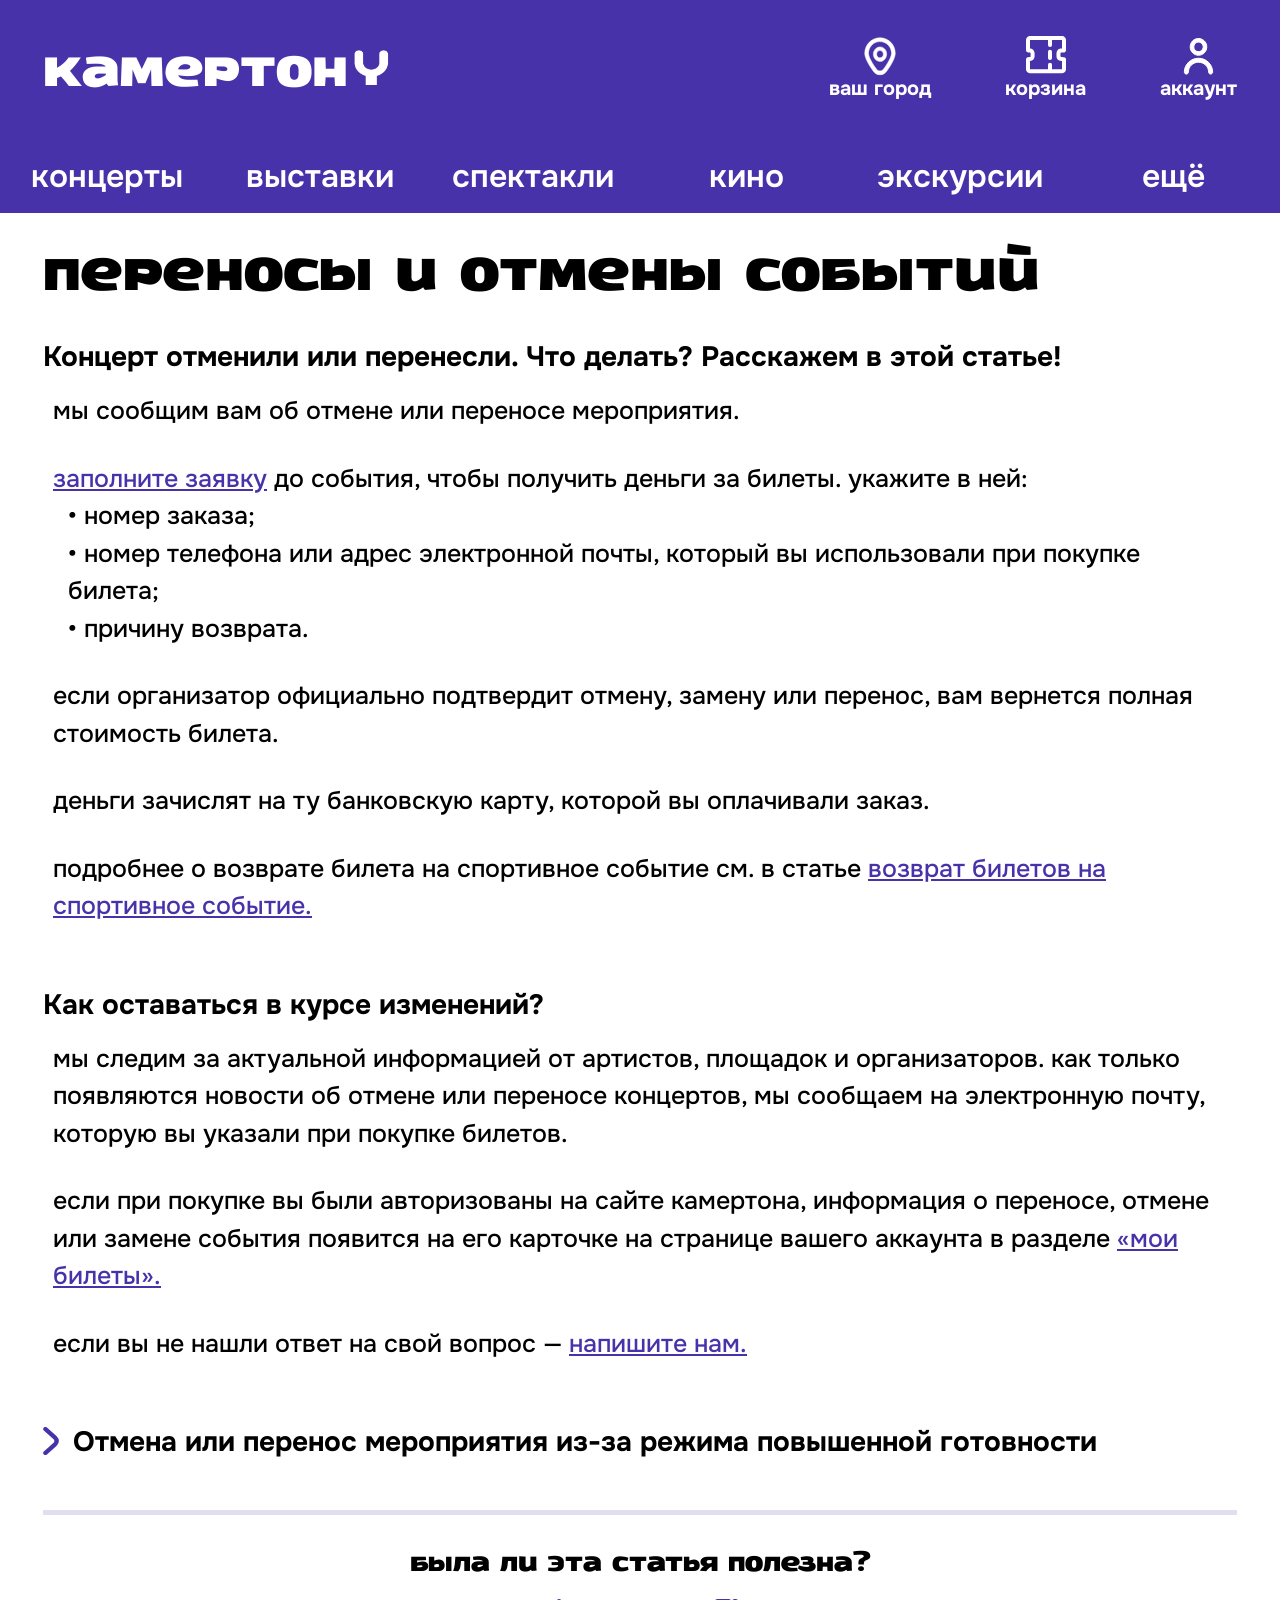
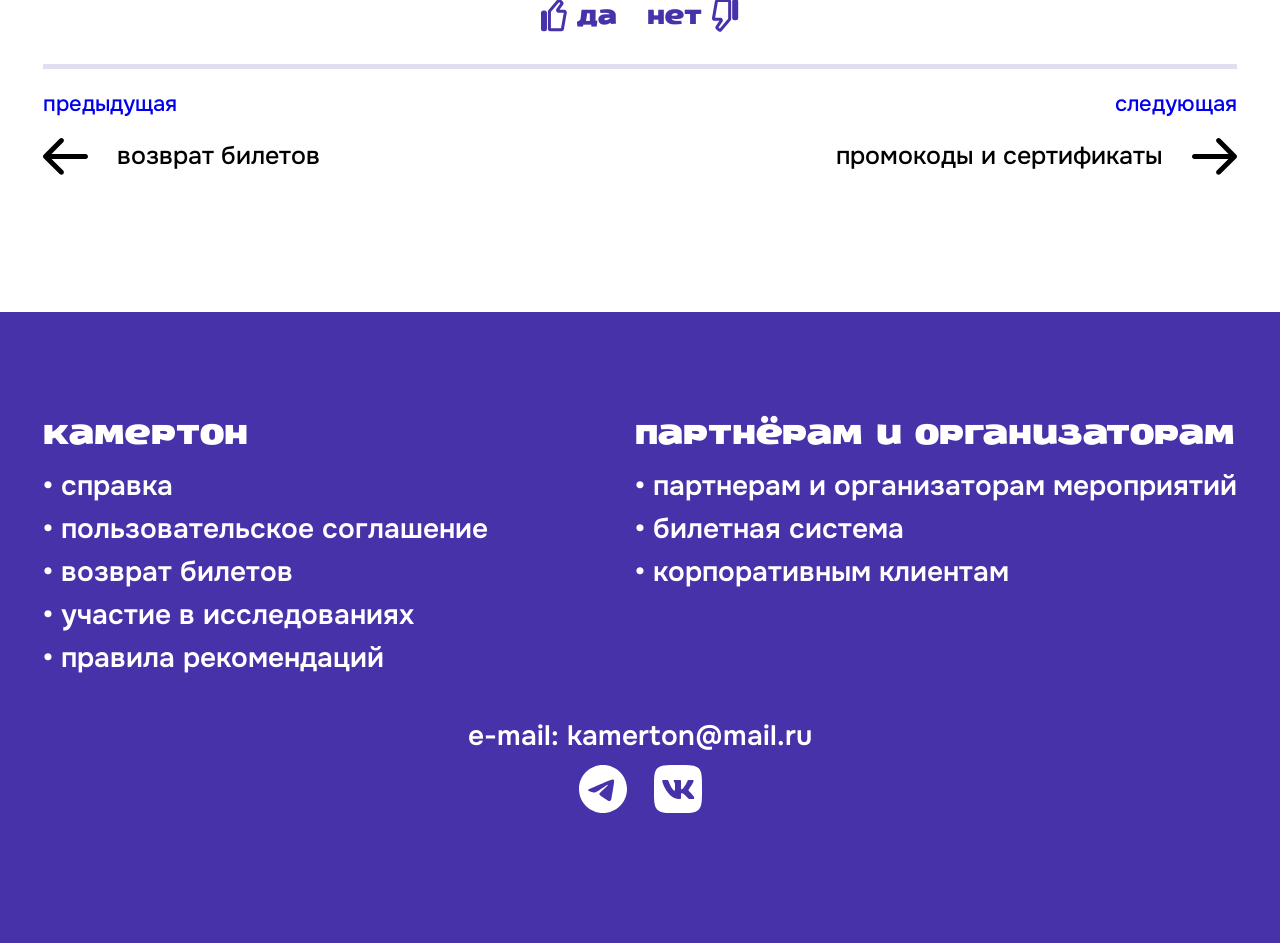
<file: html/article.html>
<!DOCTYPE html>
<html lang="en">

<head>
    <meta charset="UTF-8">
    <meta name="viewport" content="width=device-width, initial-scale=1.0">
    <title>Информация о переносе</title>

    <link rel="stylesheet" href="../css/reset.css">
    <link rel="stylesheet" href="../css/fonts.css">
    <link rel="stylesheet" href="../css/global.css">
    <link rel="stylesheet" href="../css/article.css">
</head>

<body>
    <header class="header">
        <div class="container">
            <div class="header__top">
                <h1 class="header__title">
                    <a class="header__logo" href="../index.html">
                        <div class="header__logo-text">камертон</div>
                        <div class="header__logo-image">
                            <img src="../img/logo.svg" alt="">
                        </div>

                    </a>
                </h1>
                <div class="header__top-links-group">
                    <a href="#" class="header__top-link white-link--with-icon">
                        <svg width="40" height="43" viewBox="0 0 40 43" fill="none" xmlns="http://www.w3.org/2000/svg">
                            <path
                                d="M19.9999 10.9058C18.6814 10.9058 17.3924 11.3322 16.2961 12.1311C15.1998 12.93 14.3453 14.0655 13.8407 15.394C13.3361 16.7225 13.2041 18.1844 13.4614 19.5947C13.7186 21.0051 14.3535 22.3006 15.2859 23.3174C16.2182 24.3342 17.4061 25.0266 18.6993 25.3072C19.9925 25.5877 21.333 25.4437 22.5511 24.8934C23.7693 24.3431 24.8105 23.4113 25.5431 22.2156C26.2756 21.02 26.6666 19.6143 26.6666 18.1763C26.6666 16.2481 25.9642 14.3988 24.714 13.0353C23.4637 11.6718 21.768 10.9058 19.9999 10.9058ZM19.9999 21.8116C19.3407 21.8116 18.6962 21.5984 18.148 21.1989C17.5999 20.7995 17.1726 20.2317 16.9203 19.5675C16.668 18.9032 16.602 18.1723 16.7306 17.4671C16.8593 16.762 17.1767 16.1142 17.6429 15.6058C18.1091 15.0974 18.703 14.7512 19.3496 14.6109C19.9962 14.4706 20.6664 14.5426 21.2755 14.8178C21.8846 15.0929 22.4052 15.5589 22.7715 16.1567C23.1378 16.7545 23.3333 17.4573 23.3333 18.1763C23.3333 19.1405 22.9821 20.0651 22.3569 20.7469C21.7318 21.4286 20.884 21.8116 19.9999 21.8116Z"
                                fill="white" stroke="white" stroke-width="0.5" />
                            <path
                                d="M20 1.77898C24.0462 1.77898 27.9256 3.41895 30.7852 6.33562C33.6444 9.25211 35.25 13.2064 35.25 17.3288C35.25 19.315 34.5109 21.8242 33.0732 24.8229C31.6334 27.8262 29.4821 31.3422 26.6348 35.3483C25.8802 36.4215 24.8838 37.2954 23.7295 37.8962C22.5749 38.4971 21.2957 38.8072 19.999 38.8005V38.7995C18.703 38.8059 17.4245 38.4968 16.2705 37.8962C15.1162 37.2954 14.1198 36.4215 13.3652 35.3483L12.3301 33.8688C9.99121 30.471 8.18667 27.4508 6.92676 24.8229C5.4891 21.8242 4.75001 19.315 4.75 17.3288C4.75 13.2064 6.35563 9.25211 9.21484 6.33562C12.0744 3.41895 15.9538 1.77898 20 1.77898ZM19.4307 5.6159C16.5918 5.76266 13.8979 6.97759 11.877 9.03875C9.72118 11.2376 8.50748 14.22 8.50391 17.3317C8.50391 18.7996 9.18668 20.9343 10.5303 23.6257C11.8693 26.3079 13.849 29.5131 16.4072 33.112L16.5674 33.3239C16.9557 33.8067 17.438 34.2029 17.9844 34.487C18.6088 34.8116 19.2996 34.9811 20 34.9811C20.7004 34.9811 21.3912 34.8116 22.0156 34.487C22.6399 34.1623 23.1804 33.6913 23.5928 33.112L24.5254 31.7809C26.6363 28.7199 28.2981 25.9725 29.4697 23.6257C30.8133 20.9343 31.4961 18.7996 31.4961 17.3317C31.4925 14.22 30.2788 11.2376 28.123 9.03875C25.9675 6.84023 23.0462 5.6039 20 5.60027L19.4307 5.6159Z"
                                fill="white" stroke="white" stroke-width="0.5" />
                        </svg>

                        <div>ваш город</div>
                    </a>
                    <a href="../html/cart.html" class="header__top-link white-link--with-icon">
                        <svg width="40" height="43" viewBox="0 0 40 43" fill="none" xmlns="http://www.w3.org/2000/svg">
                            <path
                                d="M36.9082 2.21778L37.8164 0.435897L37.8162 0.435772L36.9082 2.21778ZM37.7822 3.09181L39.5644 2.18415L39.5642 2.18383L37.7822 3.09181ZM38 5.19923H40H38ZM37.9727 14.3496L39.7543 15.2583L39.7547 15.2576L37.9727 14.3496ZM37.8633 14.459L38.7684 16.2425L38.7713 16.241L37.8633 14.459ZM36.3037 14.4863V16.4863V14.4863ZM34.8057 14.5586L34.3684 12.607L34.3684 12.607L34.8057 14.5586ZM32.5342 16.8301L30.5826 16.3928L30.5826 16.3928L32.5342 16.8301ZM32.4619 18.3281H30.4619H32.4619ZM32.7881 21.4922L31.0059 22.3998L31.0061 22.4002L32.7881 21.4922ZM34.0996 22.8037L33.1916 24.5857L33.1917 24.5858L34.0996 22.8037ZM37.2617 23.1309V25.1309V23.1309ZM37.8633 23.1582L38.7714 21.3762L38.7713 21.3762L37.8633 23.1582ZM37.9727 23.2666L39.7547 22.3586L39.7532 22.3558L37.9727 23.2666ZM38 23.5303H40V23.5303H38ZM37.7822 34.2051L39.5642 35.1132L39.5642 35.1131L37.7822 34.2051ZM36.9082 35.0791L37.8162 36.8611L37.8162 36.8611L36.9082 35.0791ZM5.2002 35.2969V33.2969V35.2969ZM3.0918 35.0791L2.18377 36.8611L2.18382 36.8611L3.0918 35.0791ZM2.21777 34.2051L0.43576 35.1131L0.435847 35.1132L2.21777 34.2051ZM2 23.4854H0V23.4854H2ZM2.01367 23.2998L0.12156 22.6518L0.120667 22.6544L2.01367 23.2998ZM2.16895 23.1436L1.52197 21.2511L1.52093 21.2515L2.16895 23.1436ZM2.35547 23.1309V25.1309V23.1309ZM4.58691 22.9688L5.23446 24.861L5.23493 24.8609L4.58691 22.9688ZM6.45312 21.1026L8.3452 21.7507L8.34524 21.7506L6.45312 21.1026ZM6.54297 16.8301L8.49458 16.3928L8.49458 16.3928L6.54297 16.8301ZM4.27148 14.5586L4.70887 12.607L4.70878 12.607L4.27148 14.5586ZM2.77344 14.4863V12.4863V14.4863ZM2.35547 14.4863V16.4863V14.4863ZM2.16895 14.4727L1.52078 16.3647L1.52093 16.3648L2.16895 14.4727ZM2.01367 14.3174L0.121559 14.9654L0.122535 14.9682L2.01367 14.3174ZM2 5.19923H0H2ZM2.21777 3.09181L0.43576 2.18383L0.435598 2.18415L2.21777 3.09181ZM3.0918 2.21778L2.18382 0.435772L2.18357 0.435897L3.0918 2.21778ZM5.2002 2.00001V4.00001V2.00001ZM34.7998 2.00001V4.00001C35.393 4.00001 35.7177 4.00151 35.9511 4.02054C36.1613 4.03768 36.1156 4.05858 36.0002 3.9998L36.9082 2.21778L37.8162 0.435772C37.273 0.159002 36.7331 0.0710204 36.2761 0.0337652C35.8423 -0.00159526 35.3267 1.14441e-05 34.7998 1.14441e-05V2.00001ZM36.9082 2.21778L36 3.99967L36.0002 3.99979L37.7822 3.09181L39.5642 2.18383C39.1807 1.43109 38.5686 0.819276 37.8164 0.435897L36.9082 2.21778ZM37.7822 3.09181L36 3.99947C35.9414 3.88439 35.9623 3.83886 35.9794 4.04874C35.9985 4.28192 36 4.60635 36 5.19923H38H40C40 4.67246 40.0016 4.15705 39.9662 3.72337C39.9289 3.26639 39.8409 2.72697 39.5644 2.18415L37.7822 3.09181ZM38 5.19923H36V14.0859H38H40V5.19923H38ZM38 14.0859H36C36 14.1252 35.9999 14.1387 35.9998 14.1466C35.9997 14.1546 35.9998 14.1286 36.0033 14.0864C36.01 14.0046 36.0369 13.7434 36.1906 13.4416L37.9727 14.3496L39.7547 15.2576C39.9357 14.9023 39.9762 14.5793 39.9898 14.4141C40.0015 14.2716 40 14.1237 40 14.0859H38ZM37.9727 14.3496L36.191 13.4409C36.3584 13.1127 36.6255 12.845 36.9553 12.677L37.8633 14.459L38.7713 16.241C39.1951 16.0251 39.5389 15.6806 39.7543 15.2583L37.9727 14.3496ZM37.8633 14.459L36.9582 12.6755C37.2588 12.5229 37.5186 12.4963 37.5994 12.4896C37.6414 12.4861 37.6672 12.486 37.6595 12.4862C37.6519 12.4863 37.6384 12.4863 37.5996 12.4863V14.4863V16.4863C37.6385 16.4863 37.7858 16.4878 37.9283 16.4761C38.0926 16.4625 38.4143 16.4222 38.7684 16.2425L37.8633 14.459ZM37.5996 14.4863V12.4863H36.3037V14.4863V16.4863H37.5996V14.4863ZM36.3037 14.4863V12.4863C35.6305 12.4863 34.9631 12.4738 34.3684 12.607L34.8057 14.5586L35.2429 16.5102C35.2357 16.5118 35.2784 16.5007 35.4588 16.4938C35.648 16.4866 35.8968 16.4863 36.3037 16.4863V14.4863ZM34.8057 14.5586L34.3684 12.607C32.4802 13.0301 31.0057 14.5047 30.5826 16.3928L32.5342 16.8301L34.4858 17.2674C34.5704 16.8898 34.8654 16.5948 35.243 16.5102L34.8057 14.5586ZM32.5342 16.8301L30.5826 16.3928C30.4493 16.9875 30.4619 17.6549 30.4619 18.3281H32.4619H34.4619C34.4619 17.9211 34.4622 17.6724 34.4694 17.4832C34.4762 17.3028 34.4874 17.2602 34.4858 17.2674L32.5342 16.8301ZM32.4619 18.3281H30.4619C30.4619 19.1355 30.4602 19.8615 30.509 20.4621C30.5597 21.0859 30.6747 21.7495 31.0059 22.3998L32.7881 21.4922L34.5703 20.5846C34.57 20.584 34.5678 20.5798 34.5642 20.5695C34.5603 20.5587 34.5539 20.5387 34.5463 20.5061C34.5301 20.4376 34.5111 20.3247 34.4959 20.138C34.4633 19.7373 34.4619 19.2022 34.4619 18.3281H32.4619ZM32.7881 21.4922L31.0061 22.4002C31.4854 23.341 32.2508 24.1064 33.1916 24.5857L34.0996 22.8037L35.0076 21.0217C34.8194 20.9258 34.666 20.7724 34.5701 20.5842L32.7881 21.4922ZM34.0996 22.8037L33.1917 24.5858C33.8414 24.9168 34.5043 25.0322 35.1282 25.0832C35.7289 25.1324 36.4545 25.1309 37.2617 25.1309V23.1309V21.1309C36.3888 21.1309 35.8542 21.1293 35.4543 21.0965C35.268 21.0813 35.1552 21.0622 35.0867 21.046C35.0541 21.0384 35.034 21.0319 35.0231 21.028C35.0127 21.0243 35.0083 21.0221 35.0075 21.0217L34.0996 22.8037ZM37.2617 23.1309V25.1309H37.5996V23.1309V21.1309H37.2617V23.1309ZM37.5996 23.1309V25.1309C37.6389 25.1309 37.6524 25.1309 37.6603 25.1311C37.6683 25.1312 37.6423 25.1311 37.6001 25.1276C37.5183 25.1209 37.2571 25.094 36.9553 24.9402L37.8633 23.1582L38.7713 21.3762C38.416 21.1952 38.093 21.1546 37.9277 21.141C37.7853 21.1293 37.6374 21.1309 37.5996 21.1309V23.1309ZM37.8633 23.1582L36.9552 24.9402C36.6406 24.7799 36.3669 24.5192 36.1921 24.1775L37.9727 23.2666L39.7532 22.3558C39.5305 21.9203 39.1798 21.5844 38.7714 21.3762L37.8633 23.1582ZM37.9727 23.2666L36.1906 24.1746C36.0367 23.8724 36.0099 23.611 36.0033 23.5299C35.9998 23.4877 35.9997 23.4618 35.9998 23.4698C35.9999 23.4776 36 23.4911 36 23.5303H38H40C40 23.4924 40.0015 23.3446 39.9898 23.2022C39.9763 23.0376 39.9359 22.7142 39.7547 22.3586L37.9727 23.2666ZM38 23.5303H36V32.0967H38H40V23.5303H38ZM38 32.0967H36C36 32.6899 35.9985 33.0146 35.9795 33.248C35.9623 33.4582 35.9414 33.4125 36.0002 33.2971L37.7822 34.2051L39.5642 35.1131C39.841 34.5699 39.929 34.03 39.9662 33.573C40.0016 33.1392 40 32.6236 40 32.0967H38ZM37.7822 34.2051L36.0003 33.2969L36.0002 33.2971L36.9082 35.0791L37.8162 36.8611C38.5688 36.4776 39.1807 35.8656 39.5642 35.1132L37.7822 34.2051ZM36.9082 35.0791L36.0002 33.2971C36.1156 33.2383 36.1613 33.2592 35.9511 33.2764C35.7177 33.2954 35.393 33.2969 34.7998 33.2969V35.2969V37.2969C35.3267 37.2969 35.8423 37.2985 36.2761 37.2631C36.7331 37.2259 37.273 37.1379 37.8162 36.8611L36.9082 35.0791ZM34.7998 35.2969V33.2969H5.2002V35.2969V37.2969H34.7998V35.2969ZM5.2002 35.2969V33.2969C4.60696 33.2969 4.28233 33.2954 4.04889 33.2764C3.83869 33.2592 3.88441 33.2383 3.99978 33.2971L3.0918 35.0791L2.18382 36.8611C2.72701 37.1379 3.26687 37.2259 3.72389 37.2631C4.15767 37.2985 4.67333 37.2969 5.2002 37.2969V35.2969ZM3.0918 35.0791L3.99983 33.2971L3.9997 33.2969L2.21777 34.2051L0.435847 35.1132C0.819271 35.8656 1.43115 36.4776 2.18377 36.8611L3.0918 35.0791ZM2.21777 34.2051L3.99979 33.2971C4.05857 33.4125 4.03766 33.4582 4.02053 33.248C4.0015 33.0146 4 32.6899 4 32.0967H2H0C0 32.6236 -0.0016067 33.1392 0.0337538 33.573C0.0710089 34.03 0.158991 34.5699 0.43576 35.1131L2.21777 34.2051ZM2 32.0967H4V23.4854H2H0V32.0967H2ZM2 23.4854H4C4 23.459 4.00004 23.45 4.0001 23.4456C4.00015 23.4411 4.00006 23.4596 3.99828 23.4896C3.99489 23.5465 3.98188 23.7246 3.90668 23.9452L2.01367 23.2998L0.120667 22.6544C0.0320585 22.9143 0.0122097 23.1365 0.00533915 23.252C-0.000698805 23.3535 0 23.4566 0 23.4854H2ZM2.01367 23.2998L3.90578 23.9478C3.73501 24.4465 3.3413 24.8561 2.81696 25.0357L2.16895 23.1436L1.52093 21.2515C0.850428 21.4811 0.342392 22.007 0.121562 22.6518L2.01367 23.2998ZM2.16895 23.1436L2.81592 25.036C2.58028 25.1166 2.39012 25.1272 2.34134 25.1296C2.31361 25.131 2.29697 25.131 2.30527 25.1309C2.3146 25.1308 2.3239 25.1309 2.35547 25.1309V23.1309V21.1309C2.33783 21.1309 2.2333 21.13 2.13932 21.1347C2.03155 21.1402 1.79697 21.1571 1.52197 21.2511L2.16895 23.1436ZM2.35547 23.1309V25.1309C3.36567 25.1309 4.36818 25.1575 5.23446 24.861L4.58691 22.9688L3.93937 21.0765C3.94721 21.0738 3.88579 21.0983 3.61856 21.1138C3.33714 21.13 2.96423 21.1309 2.35547 21.1309V23.1309ZM4.58691 22.9688L5.23493 24.8609C6.69653 24.3603 7.84463 23.212 8.3452 21.7507L6.45312 21.1026L4.56105 20.4544C4.46089 20.7468 4.2311 20.9766 3.9389 21.0767L4.58691 22.9688ZM6.45312 21.1026L8.34524 21.7506C8.6421 20.8838 8.61523 19.8803 8.61523 18.8701H6.61523H4.61523C4.61523 19.4794 4.6144 19.8525 4.59818 20.1341C4.58278 20.4015 4.55824 20.4627 4.56101 20.4545L6.45312 21.1026ZM6.61523 18.8701H8.61523V18.3281H6.61523H4.61523V18.8701H6.61523ZM6.61523 18.3281H8.61523C8.61523 17.6549 8.62782 16.9875 8.49458 16.3928L6.54297 16.8301L4.59136 17.2674C4.58975 17.2602 4.6009 17.3028 4.60777 17.4832C4.61497 17.6724 4.61523 17.9212 4.61523 18.3281H6.61523ZM6.54297 16.8301L8.49458 16.3928C8.07149 14.5046 6.59681 13.0301 4.70887 12.607L4.27148 14.5586L3.8341 16.5102C4.21181 16.5948 4.50677 16.8899 4.59136 17.2674L6.54297 16.8301ZM4.27148 14.5586L4.70878 12.607C4.1141 12.4737 3.44664 12.4863 2.77344 12.4863V14.4863V16.4863C3.18042 16.4863 3.42919 16.4866 3.61837 16.4938C3.79873 16.5007 3.84138 16.5118 3.83419 16.5102L4.27148 14.5586ZM2.77344 14.4863V12.4863H2.35547V14.4863V16.4863H2.77344V14.4863ZM2.35547 14.4863V12.4863C2.32867 12.4863 2.3195 12.4863 2.31464 12.4862C2.30972 12.4862 2.32797 12.4863 2.35759 12.488C2.41258 12.4912 2.59319 12.5039 2.81696 12.5806L2.16895 14.4727L1.52093 16.3648C1.78408 16.4549 2.00907 16.4744 2.12303 16.4811C2.22409 16.4871 2.32733 16.4863 2.35547 16.4863V14.4863ZM2.16895 14.4727L2.81711 12.5806C3.33069 12.7565 3.73018 13.1591 3.90481 13.6665L2.01367 14.3174L0.122535 14.9682C0.347345 15.6215 0.8613 16.1388 1.52078 16.3647L2.16895 14.4727ZM2.01367 14.3174L3.90578 13.6694C3.98242 13.8932 3.99511 14.0738 3.99834 14.1287C4.00008 14.1584 4.00015 14.1766 4.0001 14.1717C4.00004 14.1668 4 14.1577 4 14.1309H2H0C0 14.159 -0.000716209 14.2623 0.00522053 14.3633C0.0119147 14.4773 0.0314382 14.7023 0.121562 14.9654L2.01367 14.3174ZM2 14.1309H4V5.19923H2H0V14.1309H2ZM2 5.19923H4C4 4.60635 4.00153 4.28192 4.02057 4.04874C4.03769 3.83886 4.05856 3.88439 3.99995 3.99947L2.21777 3.09181L0.435598 2.18415C0.159138 2.72697 0.0711151 3.26639 0.03382 3.72337C-0.00157309 4.15705 0 4.67246 0 5.19923H2ZM2.21777 3.09181L3.99979 3.99979L4.00002 3.99967L3.0918 2.21778L2.18357 0.435897C1.4314 0.819276 0.819301 1.43109 0.43576 2.18383L2.21777 3.09181ZM3.0918 2.21778L3.99978 3.9998C3.88441 4.05858 3.83869 4.03768 4.04889 4.02054C4.28233 4.00151 4.60696 4.00001 5.2002 4.00001V2.00001V1.14441e-05C4.67333 1.14441e-05 4.15767 -0.00159526 3.72389 0.0337652C3.26687 0.0710204 2.72701 0.159002 2.18382 0.435772L3.0918 2.21778ZM5.2002 2.00001V4.00001H34.7998V2.00001V1.14441e-05H5.2002V2.00001Z"
                                fill="white" />
                            <path d="M24 15.862V21.9489" stroke="white" stroke-width="4" stroke-linecap="round" />
                            <path d="M24 3.86196V8.93443" stroke="white" stroke-width="4" stroke-linecap="round" />
                            <path d="M24 28.862V33.9344" stroke="white" stroke-width="4" stroke-linecap="round" />
                        </svg>

                        <div>корзина</div>
                    </a>
                    <div class="header__popup-container">
                        <a href="#" class="header__top-link white-link--with-icon">
                            <svg width="39" height="43" viewBox="0 0 39 43" fill="none"
                                xmlns="http://www.w3.org/2000/svg">
                                <path
                                    d="M16.321 3.10899C17.8386 2.47131 19.5094 2.30431 21.1208 2.6295C22.7322 2.95472 24.2116 3.75715 25.3718 4.93419C26.5319 6.11119 27.3207 7.61034 27.6404 9.24083C27.96 10.8713 27.7959 12.561 27.1687 14.0973C26.5414 15.6337 25.479 16.9484 24.114 17.8736C22.8342 18.7412 21.3428 19.23 19.8074 19.2877L19.4998 19.2936C17.297 19.2913 15.186 18.4027 13.6306 16.8248C12.0754 15.2471 11.2021 13.1086 11.2 10.8805L11.2058 10.569C11.2626 9.01586 11.7425 7.50625 12.5964 6.20958C13.5075 4.82627 14.8037 3.74666 16.321 3.10899ZM19.4998 6.10509C18.2556 6.10514 17.0614 6.60684 16.1794 7.50157C15.2972 8.39659 14.7996 9.61168 14.7996 10.8805C14.7996 11.8265 15.0762 12.7512 15.5935 13.5367C16.1108 14.3221 16.8459 14.933 17.7039 15.2936C18.5617 15.654 19.5056 15.7477 20.4158 15.5641C21.326 15.3803 22.1633 14.9266 22.821 14.2594C23.4788 13.592 23.9273 12.7407 24.1091 11.8131C24.291 10.8854 24.1982 9.92379 23.8416 9.0504C23.4849 8.17703 22.881 7.43167 22.1082 6.90782C21.3355 6.38411 20.4276 6.10509 19.4998 6.10509Z"
                                    fill="white" stroke="white" />
                                <path
                                    d="M19.5005 22.25L19.8511 22.2549C23.472 22.3465 26.9269 23.7929 29.4976 26.3076C32.1513 28.9037 33.6457 32.4263 33.6499 36.1025V36.1035C33.6498 36.6331 33.4345 37.1387 33.0552 37.5098C32.6762 37.8804 32.1646 38.0869 31.6333 38.0869C31.102 38.0869 30.5904 37.8805 30.2114 37.5098C29.8321 37.1387 29.6168 36.6331 29.6167 36.1035C29.6167 33.4853 28.5536 30.972 26.6577 29.1172C24.7614 27.2621 22.187 26.2179 19.5005 26.2178C16.8139 26.2178 14.2387 27.262 12.3423 29.1172C10.4465 30.972 9.3833 33.4854 9.3833 36.1035C9.38323 36.6331 9.16789 37.1387 8.78857 37.5098C8.40959 37.8805 7.89799 38.0869 7.3667 38.0869C6.8354 38.0869 6.3238 37.8805 5.94482 37.5098C5.56551 37.1387 5.35017 36.6331 5.3501 36.1035V36.1025L5.35498 35.7588C5.44889 32.2073 6.93152 28.8227 9.50244 26.3076C12.1559 23.7119 15.7516 22.2541 19.4995 22.25H19.5005Z"
                                    fill="white" stroke="white" />
                            </svg>

                            <div>аккаунт</div>

                        </a>
                        <div class="header__popup hidden">
                            <div class="header__popup__profile">
                                <a href="../html/profile.html" class="header__popup__profile__picture">
                                    <img src="../img/image 33.png" alt="">
                                </a>
                                <div class="header__popup__profile__info">
                                    <a href="../html/profile.html" class="header__popup__text">
                                        женя лукашин
                                    </a>
                                    <a class="violet-link" href="mailto: whereismymind@mail.ru">
                                        whereismymind@mail.ru
                                    </a>
                                </div>
                            </div>
                            <div class="header__popup__content">
                                <a href="#" class="header__popup__link">
                                    <span class="header__popup__icon">
                                        <svg width="21" height="23" viewBox="0 0 21 23" fill="none"
                                            xmlns="http://www.w3.org/2000/svg">
                                            <path
                                                d="M10.5 5.75C9.80777 5.75 9.13108 5.97482 8.55551 6.39603C7.97993 6.81725 7.53133 7.41593 7.26642 8.11638C7.00152 8.81683 6.9322 9.58759 7.06725 10.3312C7.2023 11.0748 7.53564 11.7578 8.02513 12.2939C8.51461 12.83 9.13825 13.1951 9.81719 13.343C10.4961 13.4909 11.1999 13.415 11.8394 13.1249C12.4789 12.8347 13.0256 12.3434 13.4101 11.713C13.7947 11.0826 14 10.3415 14 9.58333C14 8.56667 13.6313 7.59165 12.9749 6.87276C12.3185 6.15387 11.4283 5.75 10.5 5.75ZM10.5 11.5C10.1539 11.5 9.81554 11.3876 9.52775 11.177C9.23997 10.9664 9.01567 10.667 8.88321 10.3168C8.75076 9.96658 8.7161 9.58121 8.78363 9.20941C8.85115 8.83761 9.01782 8.4961 9.26257 8.22805C9.50731 7.96 9.81913 7.77745 10.1586 7.70349C10.4981 7.62954 10.8499 7.6675 11.1697 7.81256C11.4895 7.95763 11.7628 8.2033 11.9551 8.51849C12.1474 8.83368 12.25 9.20425 12.25 9.58333C12.25 10.0917 12.0656 10.5792 11.7374 10.9386C11.4093 11.2981 10.9641 11.5 10.5 11.5Z"
                                                fill="#6F5DBC" stroke="#6F5DBC" stroke-width="0.3" />
                                            <path
                                                d="M10.5 0.919434C12.6295 0.919434 14.6711 1.78636 16.1758 3.32764C17.6803 4.86876 18.5253 6.95828 18.5254 9.13623C18.5254 10.1873 18.1351 11.5132 17.3799 13.0952C16.7179 14.4818 15.7702 16.0748 14.542 17.8667L13.999 18.647C13.6012 19.2153 13.0757 19.6783 12.4668 19.9966C11.8579 20.3148 11.183 20.4787 10.499 20.4751V20.4741C9.81565 20.4774 9.1416 20.3146 8.5332 19.9966C8.00046 19.7181 7.53161 19.3287 7.15625 18.855L7.00098 18.647C5.50593 16.5344 4.37661 14.6798 3.62012 13.0952C2.8649 11.5132 2.47461 10.1873 2.47461 9.13623C2.47468 6.95828 3.31972 4.86876 4.82422 3.32764C6.3289 1.78636 8.37048 0.919434 10.5 0.919434ZM10.2021 2.979C8.7167 3.05611 7.30678 3.69449 6.24902 4.77783C5.12062 5.93371 4.48525 7.50202 4.4834 9.13818L4.4873 9.28662C4.52911 10.0492 4.88387 11.1189 5.54492 12.4487C6.24736 13.8618 7.28621 15.5508 8.62891 17.4478C8.84377 17.7509 9.12603 17.9977 9.45117 18.1675C9.77618 18.3371 10.1356 18.4253 10.5 18.4253C10.8644 18.4253 11.2238 18.3371 11.5488 18.1675C11.874 17.9977 12.1562 17.7509 12.3711 17.4478C13.7138 15.5508 14.7526 13.8618 15.4551 12.4487C16.1602 11.0302 16.5166 9.90779 16.5166 9.13818L16.5088 8.83252C16.4334 7.30779 15.8089 5.86151 14.751 4.77783C13.6227 3.62231 12.0939 2.9731 10.5 2.97119L10.2021 2.979Z"
                                                fill="#6F5DBC" stroke="#6F5DBC" stroke-width="0.3" />
                                        </svg>
                                    </span>
                                    <span class="header__popup__text">Санкт-Петербург</span>
                                </a>
                                <a href="#" class="header__popup__link">
                                    <span class="header__popup__icon">
                                        <svg width="19" height="19" viewBox="0 0 19 19" fill="none"
                                            xmlns="http://www.w3.org/2000/svg">
                                            <path
                                                d="M12.2707 9.49984C12.2707 11.0301 11.0301 12.2707 9.49984 12.2707C7.96955 12.2707 6.729 11.0301 6.729 9.49984C6.729 7.96955 7.96955 6.729 9.49984 6.729C11.0301 6.729 12.2707 7.96955 12.2707 9.49984Z"
                                                stroke="#6F5DBC" stroke-width="2.2" />
                                            <path
                                                d="M16.4594 7.24534C17.0977 8.34559 17.4168 8.89564 17.4168 9.5C17.4168 10.1044 17.0977 10.6544 16.4594 11.7547L14.9365 14.3797C14.3007 15.4755 13.9828 16.0235 13.46 16.3242C12.9373 16.625 12.3028 16.625 11.0339 16.625H7.96647C6.69752 16.625 6.06306 16.625 5.5403 16.3242C5.01754 16.0235 4.69965 15.4755 4.06388 14.3797L2.54095 11.7547C1.90265 10.6544 1.5835 10.1044 1.5835 9.5C1.5835 8.89564 1.90265 8.34559 2.54095 7.24533L4.06388 4.62033C4.69965 3.52447 5.01754 2.97654 5.5403 2.67577C6.06306 2.375 6.69752 2.375 7.96647 2.375H11.0339C12.3028 2.375 12.9373 2.375 13.46 2.67577C13.9828 2.97654 14.3007 3.52448 14.9365 4.62034L16.4594 7.24534Z"
                                                stroke="#6F5DBC" stroke-width="2.2" />
                                        </svg>
                                    </span>
                                    <span class="header__popup__text">Настройки</span>
                                </a>
                                <a href="#" class="header__popup__link">
                                    <span class="header__popup__icon">
                                        <svg width="24" height="24" viewBox="0 0 24 24" fill="none"
                                            xmlns="http://www.w3.org/2000/svg">
                                            <path
                                                d="M10 5L9.44787 5.19487C7.29889 5.95333 6.2244 6.33257 5.6122 7.19785C5 8.06313 5 9.20258 5 11.4815V13.5185C5 15.7974 5 16.9368 5.6122 17.8022C6.2244 18.6674 7.29889 19.0467 9.44787 19.8052L10 20"
                                                stroke="#6F5DBC" stroke-width="2.2" stroke-linecap="round" />
                                            <path
                                                d="M18.2856 12.5714L8.00002 12.7857M15.4285 9.14286L18.2856 12.5714L15.4285 16"
                                                stroke="#6F5DBC" stroke-width="2.2" stroke-linecap="round"
                                                stroke-linejoin="round" />
                                        </svg>

                                    </span>
                                    <span class="header__popup__text">Выход</span>
                                </a>
                            </div>
                            <div class="header__popup__content">
                                <a href="#" class="header__popup__link">
                                    <span class="header__popup__icon">
                                        <svg width="17" height="14" viewBox="0 0 17 14" fill="none"
                                            xmlns="http://www.w3.org/2000/svg">
                                            <path
                                                d="M13.0001 1L16 5L13.0001 9M16 5H3.61803C3.2116 5 2.81074 5.09463 2.44721 5.27639C1.56027 5.71987 1 6.6264 1 7.61803V10.382C1 11.3736 1.56027 12.2801 2.44721 12.7236C2.81074 12.9054 3.2116 13 3.61803 13H10"
                                                stroke="#6F5DBC" stroke-width="2" stroke-linecap="round"
                                                stroke-linejoin="round" />
                                        </svg>
                                    </span>
                                    <span class="header__popup__text">Вернуть билет</span>
                                </a>
                                <a href="../html/questions.html" class="header__popup__link">
                                    <span class="header__popup__icon">
                                        <svg width="17" height="18" viewBox="0 0 17 18" fill="none"
                                            xmlns="http://www.w3.org/2000/svg"
                                            xmlns:xlink="http://www.w3.org/1999/xlink">
                                            <rect x="5" y="3" width="7" height="12" fill="url(#pattern0_605_248)" />
                                            <rect x="1.1" y="1.1" width="14.8" height="15.8" rx="3.9" stroke="#8475C6"
                                                stroke-width="2.2" />
                                            <defs>
                                                <pattern id="pattern0_605_248" patternContentUnits="objectBoundingBox"
                                                    width="1" height="1">
                                                    <use xlink:href="#image0_605_248"
                                                        transform="matrix(0.00585937 0 0 0.00351562 -1 -0.4)" />
                                                </pattern>
                                                <image id="image0_605_248" width="512" height="512"
                                                    preserveAspectRatio="none"
                                                    xlink:href="[data-uri]" />
                                            </defs>
                                        </svg>
                                    </span>
                                    <span class="header__popup__text">Частые вопросы</span>
                                </a>
                                <a href="#" class="header__popup__link">
                                    <span class="header__popup__icon">
                                        <svg width="21" height="20" viewBox="0 0 21 20" fill="none"
                                            xmlns="http://www.w3.org/2000/svg">
                                            <path
                                                d="M16.4062 2.25C17.1648 2.25 17.8946 2.5367 18.4346 3.05078C18.975 3.56546 19.2812 4.26661 19.2812 5V13.125C19.2812 13.8584 18.975 14.5595 18.4346 15.0742C17.8946 15.5883 17.1648 15.875 16.4062 15.875H6.15527L3.18555 18.1367C3.05223 18.238 2.89253 18.3003 2.72559 18.3184C2.55881 18.3363 2.38968 18.3098 2.2373 18.2402C2.08465 18.1704 1.95365 18.0595 1.86133 17.9199C1.76899 17.7803 1.719 17.6174 1.71875 17.4502V5C1.71875 4.26661 2.02502 3.56546 2.56543 3.05078C3.10539 2.5367 3.83524 2.25 4.59375 2.25H16.4062ZM4.59375 4C4.30815 4 4.03631 4.10792 3.83789 4.29688C3.63988 4.48546 3.53125 4.73883 3.53125 5V15.6445L5.45801 14.1758L5.52539 14.125H16.4062C16.6919 14.125 16.9637 14.0171 17.1621 13.8281C17.3601 13.6395 17.4687 13.3862 17.4688 13.125V5C17.4688 4.73883 17.3601 4.48546 17.1621 4.29688C16.9637 4.10792 16.6919 4 16.4062 4H4.59375Z"
                                                fill="#8475C6" stroke="#8475C6" stroke-width="0.5" />
                                            <path
                                                d="M14.25 9.59961C14.517 9.59961 14.7451 9.6552 14.9082 9.79102C15.0766 9.93131 15.1504 10.1356 15.1504 10.375C15.1504 10.6144 15.0766 10.8187 14.9082 10.959C14.7451 11.0948 14.517 11.1504 14.25 11.1504H6.75C6.48297 11.1504 6.2549 11.0948 6.0918 10.959C5.92344 10.8187 5.84961 10.6144 5.84961 10.375C5.84961 10.1356 5.92344 9.93131 6.0918 9.79102C6.2549 9.6552 6.48297 9.59961 6.75 9.59961H14.25ZM14.25 5.84961C14.517 5.84961 14.7451 5.9052 14.9082 6.04102C15.0766 6.18131 15.1504 6.38563 15.1504 6.625C15.1504 6.86437 15.0766 7.06869 14.9082 7.20898C14.7451 7.3448 14.517 7.40039 14.25 7.40039H6.75C6.48297 7.40039 6.2549 7.3448 6.0918 7.20898C5.92344 7.06869 5.84961 6.86437 5.84961 6.625C5.84961 6.38563 5.92344 6.18131 6.0918 6.04102C6.2549 5.9052 6.48297 5.84961 6.75 5.84961H14.25Z"
                                                fill="#8475C6" stroke="#8475C6" stroke-width="0.3" />
                                        </svg>
                                    </span>
                                    <span class="header__popup__text">Чат с поддержкой</span>
                                </a>
                            </div>
                        </div>
                    </div>

                </div>
            </div>
        </div>

        <nav class="header__bottom">
            <a href="../html/filtered-catalog.html" class="header__bottom-link button--violet">концерты</a>
            <a href="#" class="header__bottom-link button--violet">выставки</a>
            <a href="../html/filtered-catalog-spectacles.html" class="header__bottom-link button--violet">спектакли</a>
            <a href="#" class="header__bottom-link button--violet">кино</a>
            <a href="#" class="header__bottom-link button--violet">экскурсии</a>
            <a href="#" class="header__bottom-link button--violet">ещё</a>
        </nav>
    </header>
    <!-- Основной контент -->
    <main>
        <!-- Q&A -->
        <section>
            <div class="container">
                <h2 class="section-title">
                    переносы и отмены событий
                </h2>
                <ul class="qa">
                    <li class="qa__item">
                        <h4 class="qa__item__name">
                            Концерт отменили или перенесли. Что делать? Расскажем в этой статье!
                        </h4>
                        <div class="qa__item__content">
                            <p class="qa__item__text">
                                мы сообщим вам об отмене или переносе мероприятия.
                            </p>
                            <p class="qa__item__text">
                                <a class="violet-link--underline" href="#">заполните заявку</a> до события, чтобы
                                получить деньги за билеты. укажите в ней:
                                <span class="qa__item__text__block">• номер заказа;</span>
                                <span class="qa__item__text__block">• номер телефона или адрес электронной почты,
                                    который
                                    вы использовали при покупке
                                    билета;
                                </span>
                                <span class="qa__item__text__block">• причину возврата.</span>
                            </p>
                            <p class="qa__item__text">
                                если организатор официально подтвердит отмену, замену или перенос, вам вернется полная
                                стоимость билета.
                            </p>
                            <p class="qa__item__text">
                                деньги зачислят на ту банковскую карту, которой вы оплачивали заказ.
                            </p>
                            <p class="qa__item__text">
                                подробнее о возврате билета на спортивное событие см. в статье <a
                                    class="violet-link--underline" href="#">возврат билетов на
                                    спортивное событие.</a>
                            </p>
                        </div>
                    </li>
                    <li class="qa__item">
                        <h4 class="qa__item__name">
                            Как оставаться в курсе изменений?
                        </h4>
                        <div class="qa__item__content">
                            <p class="qa__item__text">
                                мы следим за актуальной информацией от артистов, площадок и организаторов. как только
                                появляются новости об отмене или переносе концертов, мы сообщаем на электронную почту,
                                которую вы указали при покупке билетов.
                            </p>
                            <p class="qa__item__text">
                                если при покупке вы были авторизованы на сайте камертона, информация о переносе, отмене
                                или замене события появится на его карточке на странице вашего аккаунта в разделе <a
                                    class="violet-link--underline" href="#">«мои
                                    билеты».</a>
                            </p>
                            <p class="qa__item__text">
                                если вы не нашли ответ на свой вопрос — <a class="violet-link--underline"
                                    href="#">напишите нам.</a>
                            </p>
                        </div>
                    </li>
                    <details class="spoiler">
                        <summary class="qa__item__name">
                            Отмена или перенос мероприятия из-за режима повышенной готовности
                        </summary>
                        <div class="spoiler__content">
                            <li class="qa__item">
                                <h4 class="qa__item__name">
                                    Концерт отменили
                                </h4>
                                <div class="qa__item__content">
                                    <p class="qa__item__text">
                                        если мероприятие отменили во время ковидных ограничений, действуют особые
                                        правила возврата. сроки зависят от того, когда вы оформили заявку:
                                        <span class="qa__item__text__block">• до снятия режима повышенной готовности —
                                            деньги вернут в течение 180 дней с даты
                                            снятия режима;</span>
                                        <span class="qa__item__text__block">• после снятия режима повышенной готовности
                                            — деньги вернут в течение 180 дней с
                                            даты подачи заявки.
                                        </span>
                                    </p>
                                    <div class="qa__item__content">
                                        <h4 class="qa__item__name">
                                            О каких ограничениях речь?
                                        </h4>
                                        <div class="qa__item__content">
                                            <p class="qa__item__text">
                                                в связи с пандемией в некоторых регионах России сохраняется режим
                                                повышенной
                                                готовности. концерты, фестивали, театральные постановки и спортивные
                                                мероприятия могут отменить или перенести.
                                            </p>
                                        </div>
                                    </div>
                                    <div class="qa__item__content">
                                        <h4 class="qa__item__name">
                                            Когда я могу обратиться за возвратом?
                                        </h4>
                                        <div class="qa__item__content">
                                            <p class="qa__item__text">
                                                подать заявку на возврат можно в любой момент, но не позднее, чем через
                                                6
                                                месяцев после снятия режима повышенной готовности.
                                            </p>
                                            <p class="qa__item__text">
                                                действуют ли ограничения, вы можете уточнить в официальных источниках о
                                                решениях органов исполнительной власти вашего региона.
                                            </p>
                                        </div>
                                    </div>
                                    <div class="qa__item__content">
                                        <h4 class="qa__item__name">
                                            Куда вернутся деньги?
                                        </h4>
                                        <div class="qa__item__content">
                                            <p class="qa__item__text">
                                                когда организатор одобрит возврат, деньги зачислятся обратно на ту
                                                банковскую карту, с которой вы покупали билеты. если вы перевыпустили
                                                карту,
                                                деньги придут на новую при условии, что привязанный счет остался
                                                прежним.
                                                если деньги вернулись на закрытый счет, пожалуйста, обратитесь в банк.
                                            </p>
                                        </div>
                                    </div>
                                </div>
                            </li>
                            <li class="qa__item">
                                <h4 class="qa__item__name">
                                    Концерт перенесли
                                </h4>
                                <div class="qa__item__content">
                                    <p class="qa__item__text">
                                        для мероприятий, которые перенесли во время ограничений из-за пандемии,
                                        действуют особые правила.
                                    </p>
                                    <p class="qa__item__text">
                                        если дата события неизвестна, после снятия режима повышенной готовности у
                                        организатора будет:
                                        <span class="qa__item__text__block">• 6 месяцев, чтобы сообщить новую дату
                                            события;</span>
                                        <span class="qa__item__text__block">• 18 месяцев, чтобы его провести.</span>
                                    </p>
                                    <p class="qa__item__text">
                                        если дата мероприятия известна, организатор может:
                                        <span class="qa__item__text__block">• предложить воспользоваться вашими билетами
                                            в назначенный день;</span>
                                        <span class="qa__item__text__block">• обменять билет на ваучер.</span>
                                    </p>
                                    <p class="qa__item__text">
                                        обменять ваучеры на новые билеты можно за 30 дней до новой даты.
                                    </p>
                                    <p class="qa__item__text">
                                        организаторы могут не одобрить возврат, если событие перенесли из-за ограничений
                                        из-за пандемии в соответствии с <a href=""
                                            class="violet-link--underline">правилами</a>, утвержденными правительством.
                                    </p>
                                </div>
                            </li>
                        </div>
                    </details>
                </ul>
                <div class="rate">
                    <div class="rate__text">
                        была ли эта статья полезна?
                    </div>
                    <div class="rate__button-group">
                        <button class="rate__button">
                            <svg width="26" height="33" viewBox="0 0 26 33" fill="none"
                                xmlns="http://www.w3.org/2000/svg">
                                <path
                                    d="M20.4442 30.7691H9.4248C8.87252 30.7691 8.4248 30.3214 8.4248 29.7691V12.6521C8.4248 12.4134 8.5102 12.1826 8.66555 12.0013L17.3674 1.8492C17.7465 1.40693 18.4218 1.38099 18.8337 1.79289L20.692 3.65116C21.0351 3.99428 21.0824 4.53421 20.8041 4.93173L16.7602 10.7087C16.2963 11.3715 16.7705 12.2822 17.5795 12.2822H23.3115C23.9323 12.2822 24.403 12.8419 24.2967 13.4535L21.4294 29.9405C21.3461 30.4195 20.9304 30.7691 20.4442 30.7691Z"
                                    stroke="#4832AA" stroke-width="3" stroke-linecap="round" />
                                <path
                                    d="M3.4678 12.9004H2.5C1.94772 12.9004 1.5 13.3481 1.5 13.9004V29.7072C1.5 30.2595 1.94772 30.7072 2.5 30.7072H3.4678C4.02008 30.7072 4.4678 30.2595 4.4678 29.7072V13.9004C4.4678 13.3481 4.02008 12.9004 3.4678 12.9004Z"
                                    fill="#4832AA" stroke="#4832AA" stroke-width="3" />
                            </svg>
                            <div>
                                да
                            </div>
                        </button>
                        <button class="rate__button">
                            <div>
                                нет
                            </div>
                            <svg width="27" height="33" viewBox="0 0 27 33" fill="none"
                                xmlns="http://www.w3.org/2000/svg">
                                <path
                                    d="M5.42195 1.50008H16.6582C17.2105 1.50008 17.6582 1.94779 17.6582 2.50008V19.9288C17.6582 20.1676 17.5728 20.3984 17.4175 20.5796L8.55296 30.9216C8.17387 31.3638 7.4985 31.3898 7.0866 30.9779L5.1741 29.0654C4.83098 28.7222 4.78371 28.1823 5.06197 27.7848L9.20077 21.8722C9.66471 21.2095 9.19056 20.2988 8.38154 20.2988H2.50043C1.87964 20.2988 1.40886 19.739 1.51522 19.1274L4.43674 2.32874C4.52004 1.84975 4.93577 1.50008 5.42195 1.50008Z"
                                    stroke="#4832AA" stroke-width="3" stroke-linecap="round" />
                                <path
                                    d="M22.6823 19.6699H23.7002C24.2525 19.6699 24.7002 19.2222 24.7002 18.6699V2.56282C24.7002 2.01053 24.2525 1.56282 23.7002 1.56282H22.6823C22.1301 1.56282 21.6823 2.01053 21.6823 2.56281V18.6699C21.6823 19.2222 22.1301 19.6699 22.6823 19.6699Z"
                                    fill="#4832AA" stroke="#4832AA" stroke-width="3" />
                            </svg>
                        </button>
                    </div>
                </div>
                <div class="navigate">
                    <a href="#" class="navigate__link">
                        <div class="navigate__link__top">
                            предыдущая
                        </div>
                        <div class="navigate__link__bottom">
                            <svg width="45" height="37" viewBox="0 0 45 37" fill="none"
                                xmlns="http://www.w3.org/2000/svg">
                                <path
                                    d="M42.5 20.9099C43.8807 20.9099 45 19.7906 45 18.4099C45 17.0292 43.8807 15.9099 42.5 15.9099V18.4099V20.9099ZM0.732231 16.6421C-0.244076 17.6185 -0.244076 19.2014 0.732231 20.1777L16.6421 36.0876C17.6184 37.0639 19.2014 37.0639 20.1777 36.0876C21.154 35.1113 21.154 33.5284 20.1777 32.552L6.03553 18.4099L20.1777 4.26778C21.154 3.29147 21.154 1.70855 20.1777 0.732243C19.2014 -0.244068 17.6184 -0.244068 16.6421 0.732243L0.732231 16.6421ZM42.5 18.4099V15.9099L2.5 15.9099V18.4099V20.9099L42.5 20.9099V18.4099Z"
                                    fill="black" />
                            </svg>
                            <div>возврат билетов</div>
                        </div>
                    </a>
                    <a href="#" class="navigate__link">
                        <div class="navigate__link__top">
                            следующая
                        </div>
                        <div class="navigate__link__bottom">
                            <div>промокоды и сертификаты</div>
                            <svg width="45" height="37" viewBox="0 0 45 37" fill="none"
                                xmlns="http://www.w3.org/2000/svg">
                                <path
                                    d="M2.5 20.9099C1.11929 20.9099 0 19.7906 0 18.4099C0 17.0292 1.11929 15.9099 2.5 15.9099L2.5 18.4099L2.5 20.9099ZM44.2678 16.6421C45.2441 17.6185 45.2441 19.2014 44.2678 20.1777L28.3579 36.0876C27.3816 37.0639 25.7986 37.0639 24.8223 36.0876C23.846 35.1113 23.846 33.5284 24.8223 32.552L38.9645 18.4099L24.8223 4.26778C23.846 3.29147 23.846 1.70855 24.8223 0.732243C25.7986 -0.244068 27.3816 -0.244068 28.3579 0.732243L44.2678 16.6421ZM2.5 18.4099L2.5 15.9099L42.5 15.9099V18.4099V20.9099L2.5 20.9099L2.5 18.4099Z"
                                    fill="black" />
                            </svg>
                        </div>
                    </a>
                </div>
            </div>
        </section>
    </main>
    <!-- ПОдвал -->
    <footer class="footer">
        <div class="container">
            <div class="footer__top">
                <div>
                    <p class="footer__top__title">камертон</p>
                    <ul class="footer__top__links-list">
                        <li class="footer__top__link"><a class="white-link--underline" href="#">• справка</a></li>
                        <li class="footer__top__link"><a class="white-link--underline" href="#">• пользовательское
                                соглашение</a></li>
                        <li class="footer__top__link"><a class="white-link--underline" href="#">• возврат билетов</a>
                        </li>
                        <li class="footer__top__link"><a class="white-link--underline" href="#">• участие в
                                исследованиях</a></li>
                        <li class="footer__top__link"><a class="white-link--underline" href="#">• правила
                                рекомендаций</a></li>
                    </ul>
                </div>
                <div>
                    <p class="footer__top__title">партнёрам и организаторам</p>
                    <ul class="footer__top__links-list">
                        <li class="footer__top__link"><a class="white-link--underline" href="#">• партнерам и
                                организаторам
                                мероприятий</a>
                        </li>
                        <li class="footer__top__link"><a class="white-link--underline" href="#">• билетная система</a>
                        </li>
                        <li class="footer__top__link"><a class="white-link--underline" href="#">• корпоративным
                                клиентам</a></li>
                    </ul>
                </div>
            </div>
            <div class="footer__bottom">
                <a class="footer__bottom__mail white-link" href="mailto:kamerton@mail.ru">e-mail:
                    kamerton@mail.ru</a>
                <div class="footer__bottom__social-group">
                    <a class="footer__bottom__social-link" href="">
                        <svg width="48" height="48" viewBox="0 0 48 48" fill="none" xmlns="http://www.w3.org/2000/svg">
                            <g clip-path="url(#clip0_278_27)">
                                <path fill-rule="evenodd" clip-rule="evenodd"
                                    d="M24 0C10.746 0 0 10.746 0 24C0 37.254 10.746 48 24 48C37.254 48 48 37.254 48 24C48 10.746 37.254 0 24 0ZM35.124 16.322C34.764 20.116 33.2 29.326 32.406 33.576C32.07 35.376 31.406 35.978 30.766 36.036C29.372 36.164 28.314 35.114 26.964 34.23C24.852 32.846 23.658 31.984 21.608 30.632C19.238 29.07 20.774 28.212 22.124 26.81C22.478 26.442 28.618 20.856 28.738 20.35C28.752 20.286 28.768 20.05 28.626 19.926C28.484 19.802 28.278 19.844 28.13 19.878C27.918 19.926 24.544 22.156 18.006 26.568C17.048 27.226 16.18 27.546 15.402 27.53C14.546 27.512 12.898 27.046 11.672 26.646C10.17 26.158 8.974 25.898 9.078 25.07C9.132 24.638 9.726 24.196 10.862 23.744C17.858 20.696 22.524 18.686 24.858 17.714C31.524 14.942 32.908 14.46 33.812 14.444C34.944 14.428 35.216 15.362 35.124 16.322Z"
                                    fill="white" />
                            </g>
                            <defs>
                                <clipPath id="clip0_278_27">
                                    <rect width="48" height="48" fill="white" />
                                </clipPath>
                            </defs>
                        </svg>
                    </a>
                    <a class="footer__bottom__social-link" href="">
                        <svg width="48" height="48" viewBox="0 0 48 48" fill="none" xmlns="http://www.w3.org/2000/svg">
                            <g clip-path="url(#clip0_278_30)">
                                <path
                                    d="M44.632 3.368C41.264 0 35.842 0 25 0H23C12.158 0 6.736 0 3.368 3.368C0 6.736 0 12.158 0 23V25C0 35.842 0 41.262 3.368 44.632C6.736 48.002 12.158 48 23 48H25C35.842 48 41.262 48 44.632 44.632C48 41.264 48 35.842 48 25V23C48 12.158 48 6.736 44.632 3.368ZM39.006 34H35.506C34.172 34 33.78 32.936 31.406 30.562C29.328 28.56 28.438 28.3 27.92 28.3C27.214 28.3 27.004 28.5 27.004 29.5V32.638C27.004 33.498 26.73 34 24.504 34C20.796 34 16.72 31.748 13.826 27.596C9.486 21.514 8.3 16.916 8.3 15.99C8.3 15.47 8.5 15 9.5 15H13.002C13.896 15 14.232 15.392 14.568 16.36C16.28 21.346 19.168 25.704 20.354 25.704C20.798 25.704 21.002 25.498 21.002 24.37V19.216C20.872 16.844 19.61 16.648 19.61 15.804C19.61 15.414 19.944 15 20.5 15H26.002C26.744 15 27.002 15.396 27.002 16.286V23.22C27.002 23.96 27.324 24.22 27.546 24.22C27.992 24.22 28.362 23.96 29.178 23.144C31.7 20.326 33.48 15.988 33.48 15.988C33.704 15.468 34.112 14.998 35.004 14.998H38.504C39.562 14.998 39.786 15.542 39.562 16.284C39.116 18.324 34.852 24.33 34.852 24.33C34.48 24.924 34.332 25.22 34.852 25.888C35.224 26.408 36.446 27.446 37.262 28.41C38.766 30.102 39.9 31.528 40.216 32.512C40.508 33.5 40.006 34 39.006 34Z"
                                    fill="white" />
                            </g>
                            <defs>
                                <clipPath id="clip0_278_30">
                                    <rect width="48" height="48" fill="white" />
                                </clipPath>
                            </defs>
                        </svg>
                    </a>
                </div>
            </div>
        </div>

    </footer>

    <script src="../script/popup.js"></script>
</body>

</html>
</file>
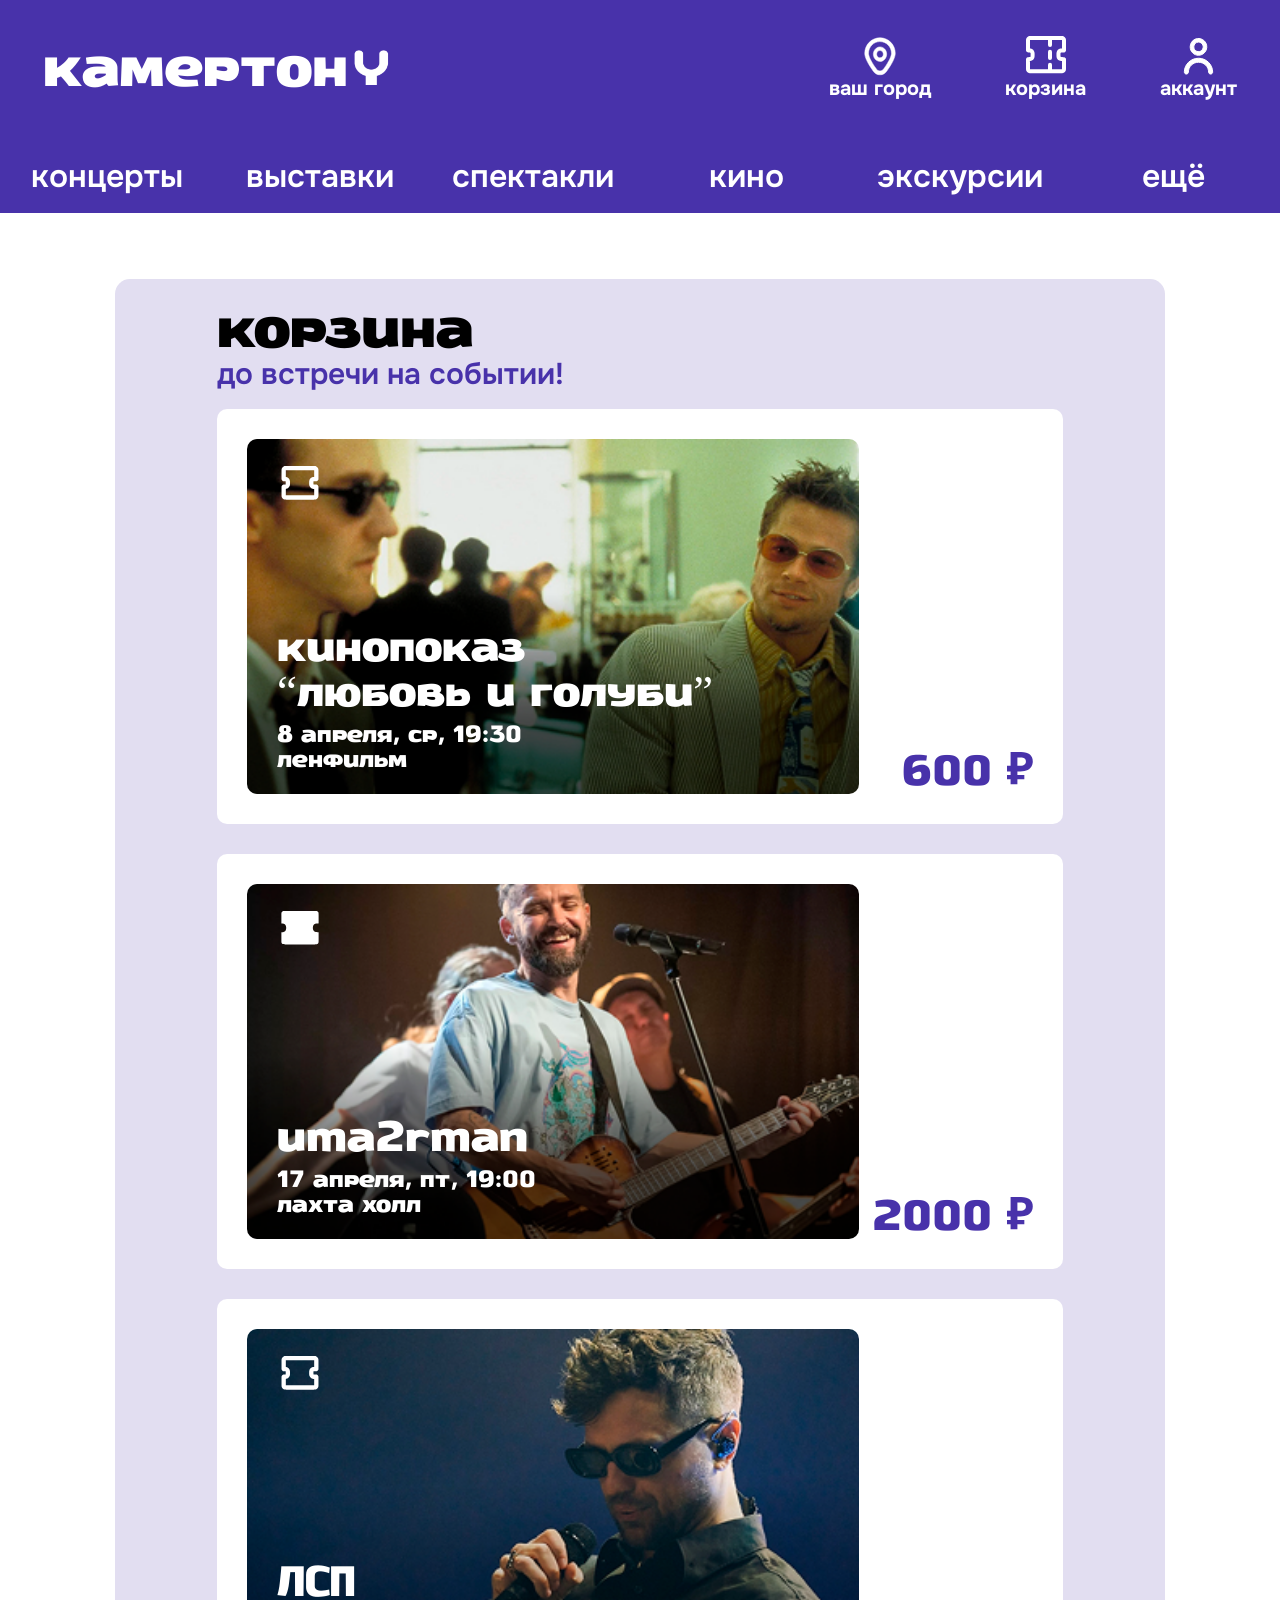
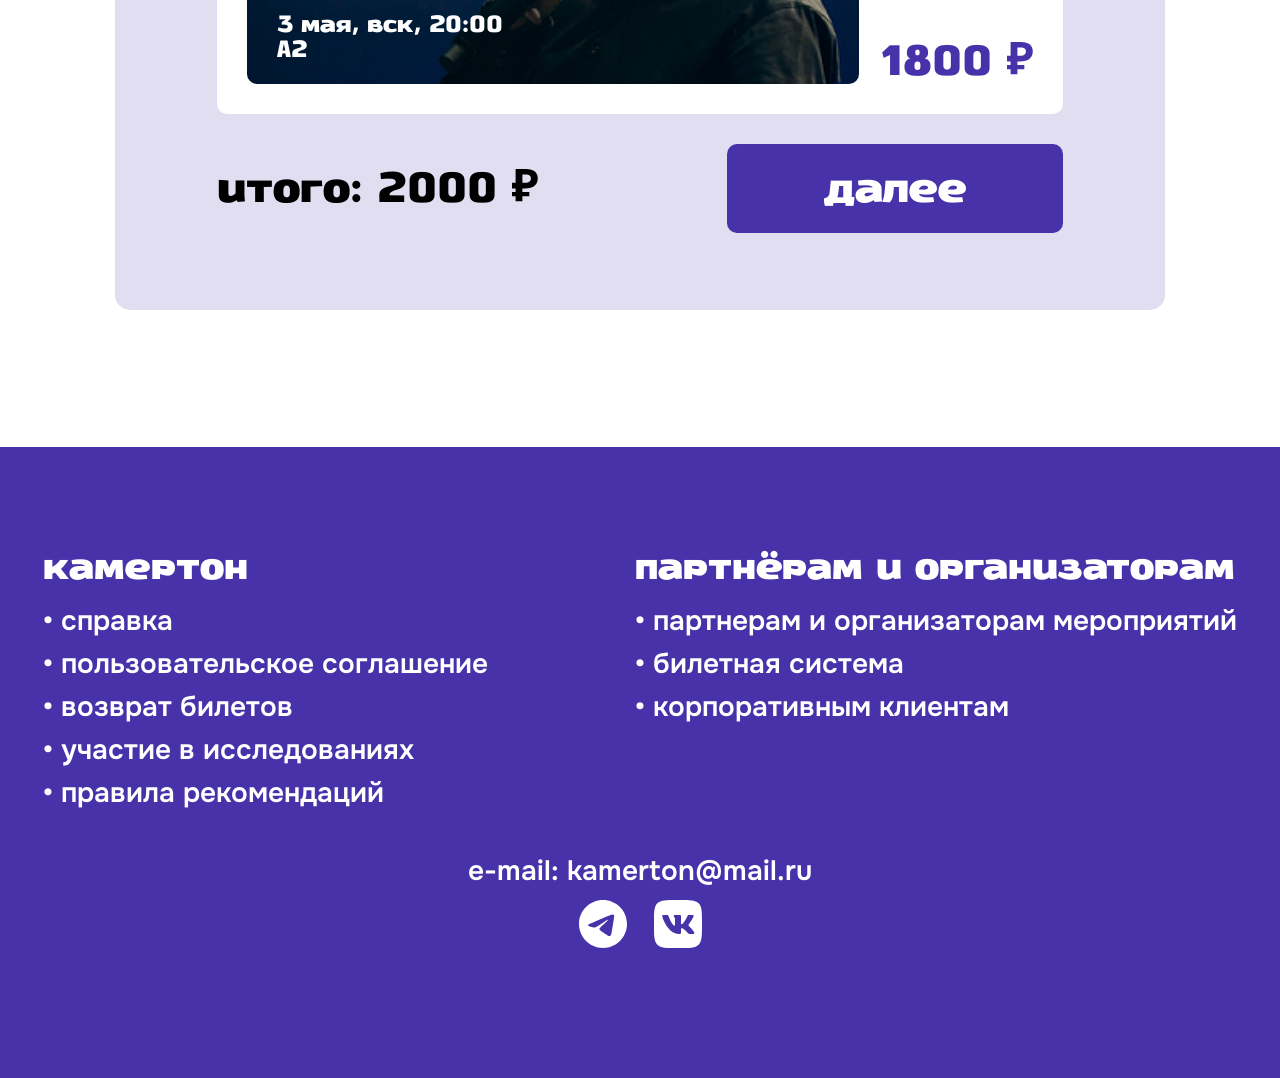
<file: html/cart.html>
<!DOCTYPE html>
<html lang="ru">

<head>
    <meta charset="UTF-8">
    <meta name="viewport" content="width=device-width, initial-scale=1.0">
    <title>Корзина</title>
    <link rel="stylesheet" href="../css/reset.css">
    <link rel="stylesheet" href="../css/fonts.css">
    <link rel="stylesheet" href="../css/global.css">
    <link rel="stylesheet" href="../css/cart.css">
</head>

<body>
    <header class="header">
        <div class="container">
            <div class="header__top">
                <h1 class="header__title">
                    <a class="header__logo" href="../index.html">
                        <div class="header__logo-text">камертон</div>
                        <div class="header__logo-image">
                            <img src="../img/logo.svg" alt="">
                        </div>

                    </a>
                </h1>
                <div class="header__top-links-group">
                    <a href="#" class="header__top-link white-link--with-icon">
                        <svg width="40" height="43" viewBox="0 0 40 43" fill="none" xmlns="http://www.w3.org/2000/svg">
                            <path
                                d="M19.9999 10.9058C18.6814 10.9058 17.3924 11.3322 16.2961 12.1311C15.1998 12.93 14.3453 14.0655 13.8407 15.394C13.3361 16.7225 13.2041 18.1844 13.4614 19.5947C13.7186 21.0051 14.3535 22.3006 15.2859 23.3174C16.2182 24.3342 17.4061 25.0266 18.6993 25.3072C19.9925 25.5877 21.333 25.4437 22.5511 24.8934C23.7693 24.3431 24.8105 23.4113 25.5431 22.2156C26.2756 21.02 26.6666 19.6143 26.6666 18.1763C26.6666 16.2481 25.9642 14.3988 24.714 13.0353C23.4637 11.6718 21.768 10.9058 19.9999 10.9058ZM19.9999 21.8116C19.3407 21.8116 18.6962 21.5984 18.148 21.1989C17.5999 20.7995 17.1726 20.2317 16.9203 19.5675C16.668 18.9032 16.602 18.1723 16.7306 17.4671C16.8593 16.762 17.1767 16.1142 17.6429 15.6058C18.1091 15.0974 18.703 14.7512 19.3496 14.6109C19.9962 14.4706 20.6664 14.5426 21.2755 14.8178C21.8846 15.0929 22.4052 15.5589 22.7715 16.1567C23.1378 16.7545 23.3333 17.4573 23.3333 18.1763C23.3333 19.1405 22.9821 20.0651 22.3569 20.7469C21.7318 21.4286 20.884 21.8116 19.9999 21.8116Z"
                                fill="white" stroke="white" stroke-width="0.5" />
                            <path
                                d="M20 1.77898C24.0462 1.77898 27.9256 3.41895 30.7852 6.33562C33.6444 9.25211 35.25 13.2064 35.25 17.3288C35.25 19.315 34.5109 21.8242 33.0732 24.8229C31.6334 27.8262 29.4821 31.3422 26.6348 35.3483C25.8802 36.4215 24.8838 37.2954 23.7295 37.8962C22.5749 38.4971 21.2957 38.8072 19.999 38.8005V38.7995C18.703 38.8059 17.4245 38.4968 16.2705 37.8962C15.1162 37.2954 14.1198 36.4215 13.3652 35.3483L12.3301 33.8688C9.99121 30.471 8.18667 27.4508 6.92676 24.8229C5.4891 21.8242 4.75001 19.315 4.75 17.3288C4.75 13.2064 6.35563 9.25211 9.21484 6.33562C12.0744 3.41895 15.9538 1.77898 20 1.77898ZM19.4307 5.6159C16.5918 5.76266 13.8979 6.97759 11.877 9.03875C9.72118 11.2376 8.50748 14.22 8.50391 17.3317C8.50391 18.7996 9.18668 20.9343 10.5303 23.6257C11.8693 26.3079 13.849 29.5131 16.4072 33.112L16.5674 33.3239C16.9557 33.8067 17.438 34.2029 17.9844 34.487C18.6088 34.8116 19.2996 34.9811 20 34.9811C20.7004 34.9811 21.3912 34.8116 22.0156 34.487C22.6399 34.1623 23.1804 33.6913 23.5928 33.112L24.5254 31.7809C26.6363 28.7199 28.2981 25.9725 29.4697 23.6257C30.8133 20.9343 31.4961 18.7996 31.4961 17.3317C31.4925 14.22 30.2788 11.2376 28.123 9.03875C25.9675 6.84023 23.0462 5.6039 20 5.60027L19.4307 5.6159Z"
                                fill="white" stroke="white" stroke-width="0.5" />
                        </svg>

                        <div>ваш город</div>
                    </a>
                    <a href="../html/cart.html" class="header__top-link white-link--with-icon">
                        <svg width="40" height="43" viewBox="0 0 40 43" fill="none" xmlns="http://www.w3.org/2000/svg">
                            <path
                                d="M36.9082 2.21778L37.8164 0.435897L37.8162 0.435772L36.9082 2.21778ZM37.7822 3.09181L39.5644 2.18415L39.5642 2.18383L37.7822 3.09181ZM38 5.19923H40H38ZM37.9727 14.3496L39.7543 15.2583L39.7547 15.2576L37.9727 14.3496ZM37.8633 14.459L38.7684 16.2425L38.7713 16.241L37.8633 14.459ZM36.3037 14.4863V16.4863V14.4863ZM34.8057 14.5586L34.3684 12.607L34.3684 12.607L34.8057 14.5586ZM32.5342 16.8301L30.5826 16.3928L30.5826 16.3928L32.5342 16.8301ZM32.4619 18.3281H30.4619H32.4619ZM32.7881 21.4922L31.0059 22.3998L31.0061 22.4002L32.7881 21.4922ZM34.0996 22.8037L33.1916 24.5857L33.1917 24.5858L34.0996 22.8037ZM37.2617 23.1309V25.1309V23.1309ZM37.8633 23.1582L38.7714 21.3762L38.7713 21.3762L37.8633 23.1582ZM37.9727 23.2666L39.7547 22.3586L39.7532 22.3558L37.9727 23.2666ZM38 23.5303H40V23.5303H38ZM37.7822 34.2051L39.5642 35.1132L39.5642 35.1131L37.7822 34.2051ZM36.9082 35.0791L37.8162 36.8611L37.8162 36.8611L36.9082 35.0791ZM5.2002 35.2969V33.2969V35.2969ZM3.0918 35.0791L2.18377 36.8611L2.18382 36.8611L3.0918 35.0791ZM2.21777 34.2051L0.43576 35.1131L0.435847 35.1132L2.21777 34.2051ZM2 23.4854H0V23.4854H2ZM2.01367 23.2998L0.12156 22.6518L0.120667 22.6544L2.01367 23.2998ZM2.16895 23.1436L1.52197 21.2511L1.52093 21.2515L2.16895 23.1436ZM2.35547 23.1309V25.1309V23.1309ZM4.58691 22.9688L5.23446 24.861L5.23493 24.8609L4.58691 22.9688ZM6.45312 21.1026L8.3452 21.7507L8.34524 21.7506L6.45312 21.1026ZM6.54297 16.8301L8.49458 16.3928L8.49458 16.3928L6.54297 16.8301ZM4.27148 14.5586L4.70887 12.607L4.70878 12.607L4.27148 14.5586ZM2.77344 14.4863V12.4863V14.4863ZM2.35547 14.4863V16.4863V14.4863ZM2.16895 14.4727L1.52078 16.3647L1.52093 16.3648L2.16895 14.4727ZM2.01367 14.3174L0.121559 14.9654L0.122535 14.9682L2.01367 14.3174ZM2 5.19923H0H2ZM2.21777 3.09181L0.43576 2.18383L0.435598 2.18415L2.21777 3.09181ZM3.0918 2.21778L2.18382 0.435772L2.18357 0.435897L3.0918 2.21778ZM5.2002 2.00001V4.00001V2.00001ZM34.7998 2.00001V4.00001C35.393 4.00001 35.7177 4.00151 35.9511 4.02054C36.1613 4.03768 36.1156 4.05858 36.0002 3.9998L36.9082 2.21778L37.8162 0.435772C37.273 0.159002 36.7331 0.0710204 36.2761 0.0337652C35.8423 -0.00159526 35.3267 1.14441e-05 34.7998 1.14441e-05V2.00001ZM36.9082 2.21778L36 3.99967L36.0002 3.99979L37.7822 3.09181L39.5642 2.18383C39.1807 1.43109 38.5686 0.819276 37.8164 0.435897L36.9082 2.21778ZM37.7822 3.09181L36 3.99947C35.9414 3.88439 35.9623 3.83886 35.9794 4.04874C35.9985 4.28192 36 4.60635 36 5.19923H38H40C40 4.67246 40.0016 4.15705 39.9662 3.72337C39.9289 3.26639 39.8409 2.72697 39.5644 2.18415L37.7822 3.09181ZM38 5.19923H36V14.0859H38H40V5.19923H38ZM38 14.0859H36C36 14.1252 35.9999 14.1387 35.9998 14.1466C35.9997 14.1546 35.9998 14.1286 36.0033 14.0864C36.01 14.0046 36.0369 13.7434 36.1906 13.4416L37.9727 14.3496L39.7547 15.2576C39.9357 14.9023 39.9762 14.5793 39.9898 14.4141C40.0015 14.2716 40 14.1237 40 14.0859H38ZM37.9727 14.3496L36.191 13.4409C36.3584 13.1127 36.6255 12.845 36.9553 12.677L37.8633 14.459L38.7713 16.241C39.1951 16.0251 39.5389 15.6806 39.7543 15.2583L37.9727 14.3496ZM37.8633 14.459L36.9582 12.6755C37.2588 12.5229 37.5186 12.4963 37.5994 12.4896C37.6414 12.4861 37.6672 12.486 37.6595 12.4862C37.6519 12.4863 37.6384 12.4863 37.5996 12.4863V14.4863V16.4863C37.6385 16.4863 37.7858 16.4878 37.9283 16.4761C38.0926 16.4625 38.4143 16.4222 38.7684 16.2425L37.8633 14.459ZM37.5996 14.4863V12.4863H36.3037V14.4863V16.4863H37.5996V14.4863ZM36.3037 14.4863V12.4863C35.6305 12.4863 34.9631 12.4738 34.3684 12.607L34.8057 14.5586L35.2429 16.5102C35.2357 16.5118 35.2784 16.5007 35.4588 16.4938C35.648 16.4866 35.8968 16.4863 36.3037 16.4863V14.4863ZM34.8057 14.5586L34.3684 12.607C32.4802 13.0301 31.0057 14.5047 30.5826 16.3928L32.5342 16.8301L34.4858 17.2674C34.5704 16.8898 34.8654 16.5948 35.243 16.5102L34.8057 14.5586ZM32.5342 16.8301L30.5826 16.3928C30.4493 16.9875 30.4619 17.6549 30.4619 18.3281H32.4619H34.4619C34.4619 17.9211 34.4622 17.6724 34.4694 17.4832C34.4762 17.3028 34.4874 17.2602 34.4858 17.2674L32.5342 16.8301ZM32.4619 18.3281H30.4619C30.4619 19.1355 30.4602 19.8615 30.509 20.4621C30.5597 21.0859 30.6747 21.7495 31.0059 22.3998L32.7881 21.4922L34.5703 20.5846C34.57 20.584 34.5678 20.5798 34.5642 20.5695C34.5603 20.5587 34.5539 20.5387 34.5463 20.5061C34.5301 20.4376 34.5111 20.3247 34.4959 20.138C34.4633 19.7373 34.4619 19.2022 34.4619 18.3281H32.4619ZM32.7881 21.4922L31.0061 22.4002C31.4854 23.341 32.2508 24.1064 33.1916 24.5857L34.0996 22.8037L35.0076 21.0217C34.8194 20.9258 34.666 20.7724 34.5701 20.5842L32.7881 21.4922ZM34.0996 22.8037L33.1917 24.5858C33.8414 24.9168 34.5043 25.0322 35.1282 25.0832C35.7289 25.1324 36.4545 25.1309 37.2617 25.1309V23.1309V21.1309C36.3888 21.1309 35.8542 21.1293 35.4543 21.0965C35.268 21.0813 35.1552 21.0622 35.0867 21.046C35.0541 21.0384 35.034 21.0319 35.0231 21.028C35.0127 21.0243 35.0083 21.0221 35.0075 21.0217L34.0996 22.8037ZM37.2617 23.1309V25.1309H37.5996V23.1309V21.1309H37.2617V23.1309ZM37.5996 23.1309V25.1309C37.6389 25.1309 37.6524 25.1309 37.6603 25.1311C37.6683 25.1312 37.6423 25.1311 37.6001 25.1276C37.5183 25.1209 37.2571 25.094 36.9553 24.9402L37.8633 23.1582L38.7713 21.3762C38.416 21.1952 38.093 21.1546 37.9277 21.141C37.7853 21.1293 37.6374 21.1309 37.5996 21.1309V23.1309ZM37.8633 23.1582L36.9552 24.9402C36.6406 24.7799 36.3669 24.5192 36.1921 24.1775L37.9727 23.2666L39.7532 22.3558C39.5305 21.9203 39.1798 21.5844 38.7714 21.3762L37.8633 23.1582ZM37.9727 23.2666L36.1906 24.1746C36.0367 23.8724 36.0099 23.611 36.0033 23.5299C35.9998 23.4877 35.9997 23.4618 35.9998 23.4698C35.9999 23.4776 36 23.4911 36 23.5303H38H40C40 23.4924 40.0015 23.3446 39.9898 23.2022C39.9763 23.0376 39.9359 22.7142 39.7547 22.3586L37.9727 23.2666ZM38 23.5303H36V32.0967H38H40V23.5303H38ZM38 32.0967H36C36 32.6899 35.9985 33.0146 35.9795 33.248C35.9623 33.4582 35.9414 33.4125 36.0002 33.2971L37.7822 34.2051L39.5642 35.1131C39.841 34.5699 39.929 34.03 39.9662 33.573C40.0016 33.1392 40 32.6236 40 32.0967H38ZM37.7822 34.2051L36.0003 33.2969L36.0002 33.2971L36.9082 35.0791L37.8162 36.8611C38.5688 36.4776 39.1807 35.8656 39.5642 35.1132L37.7822 34.2051ZM36.9082 35.0791L36.0002 33.2971C36.1156 33.2383 36.1613 33.2592 35.9511 33.2764C35.7177 33.2954 35.393 33.2969 34.7998 33.2969V35.2969V37.2969C35.3267 37.2969 35.8423 37.2985 36.2761 37.2631C36.7331 37.2259 37.273 37.1379 37.8162 36.8611L36.9082 35.0791ZM34.7998 35.2969V33.2969H5.2002V35.2969V37.2969H34.7998V35.2969ZM5.2002 35.2969V33.2969C4.60696 33.2969 4.28233 33.2954 4.04889 33.2764C3.83869 33.2592 3.88441 33.2383 3.99978 33.2971L3.0918 35.0791L2.18382 36.8611C2.72701 37.1379 3.26687 37.2259 3.72389 37.2631C4.15767 37.2985 4.67333 37.2969 5.2002 37.2969V35.2969ZM3.0918 35.0791L3.99983 33.2971L3.9997 33.2969L2.21777 34.2051L0.435847 35.1132C0.819271 35.8656 1.43115 36.4776 2.18377 36.8611L3.0918 35.0791ZM2.21777 34.2051L3.99979 33.2971C4.05857 33.4125 4.03766 33.4582 4.02053 33.248C4.0015 33.0146 4 32.6899 4 32.0967H2H0C0 32.6236 -0.0016067 33.1392 0.0337538 33.573C0.0710089 34.03 0.158991 34.5699 0.43576 35.1131L2.21777 34.2051ZM2 32.0967H4V23.4854H2H0V32.0967H2ZM2 23.4854H4C4 23.459 4.00004 23.45 4.0001 23.4456C4.00015 23.4411 4.00006 23.4596 3.99828 23.4896C3.99489 23.5465 3.98188 23.7246 3.90668 23.9452L2.01367 23.2998L0.120667 22.6544C0.0320585 22.9143 0.0122097 23.1365 0.00533915 23.252C-0.000698805 23.3535 0 23.4566 0 23.4854H2ZM2.01367 23.2998L3.90578 23.9478C3.73501 24.4465 3.3413 24.8561 2.81696 25.0357L2.16895 23.1436L1.52093 21.2515C0.850428 21.4811 0.342392 22.007 0.121562 22.6518L2.01367 23.2998ZM2.16895 23.1436L2.81592 25.036C2.58028 25.1166 2.39012 25.1272 2.34134 25.1296C2.31361 25.131 2.29697 25.131 2.30527 25.1309C2.3146 25.1308 2.3239 25.1309 2.35547 25.1309V23.1309V21.1309C2.33783 21.1309 2.2333 21.13 2.13932 21.1347C2.03155 21.1402 1.79697 21.1571 1.52197 21.2511L2.16895 23.1436ZM2.35547 23.1309V25.1309C3.36567 25.1309 4.36818 25.1575 5.23446 24.861L4.58691 22.9688L3.93937 21.0765C3.94721 21.0738 3.88579 21.0983 3.61856 21.1138C3.33714 21.13 2.96423 21.1309 2.35547 21.1309V23.1309ZM4.58691 22.9688L5.23493 24.8609C6.69653 24.3603 7.84463 23.212 8.3452 21.7507L6.45312 21.1026L4.56105 20.4544C4.46089 20.7468 4.2311 20.9766 3.9389 21.0767L4.58691 22.9688ZM6.45312 21.1026L8.34524 21.7506C8.6421 20.8838 8.61523 19.8803 8.61523 18.8701H6.61523H4.61523C4.61523 19.4794 4.6144 19.8525 4.59818 20.1341C4.58278 20.4015 4.55824 20.4627 4.56101 20.4545L6.45312 21.1026ZM6.61523 18.8701H8.61523V18.3281H6.61523H4.61523V18.8701H6.61523ZM6.61523 18.3281H8.61523C8.61523 17.6549 8.62782 16.9875 8.49458 16.3928L6.54297 16.8301L4.59136 17.2674C4.58975 17.2602 4.6009 17.3028 4.60777 17.4832C4.61497 17.6724 4.61523 17.9212 4.61523 18.3281H6.61523ZM6.54297 16.8301L8.49458 16.3928C8.07149 14.5046 6.59681 13.0301 4.70887 12.607L4.27148 14.5586L3.8341 16.5102C4.21181 16.5948 4.50677 16.8899 4.59136 17.2674L6.54297 16.8301ZM4.27148 14.5586L4.70878 12.607C4.1141 12.4737 3.44664 12.4863 2.77344 12.4863V14.4863V16.4863C3.18042 16.4863 3.42919 16.4866 3.61837 16.4938C3.79873 16.5007 3.84138 16.5118 3.83419 16.5102L4.27148 14.5586ZM2.77344 14.4863V12.4863H2.35547V14.4863V16.4863H2.77344V14.4863ZM2.35547 14.4863V12.4863C2.32867 12.4863 2.3195 12.4863 2.31464 12.4862C2.30972 12.4862 2.32797 12.4863 2.35759 12.488C2.41258 12.4912 2.59319 12.5039 2.81696 12.5806L2.16895 14.4727L1.52093 16.3648C1.78408 16.4549 2.00907 16.4744 2.12303 16.4811C2.22409 16.4871 2.32733 16.4863 2.35547 16.4863V14.4863ZM2.16895 14.4727L2.81711 12.5806C3.33069 12.7565 3.73018 13.1591 3.90481 13.6665L2.01367 14.3174L0.122535 14.9682C0.347345 15.6215 0.8613 16.1388 1.52078 16.3647L2.16895 14.4727ZM2.01367 14.3174L3.90578 13.6694C3.98242 13.8932 3.99511 14.0738 3.99834 14.1287C4.00008 14.1584 4.00015 14.1766 4.0001 14.1717C4.00004 14.1668 4 14.1577 4 14.1309H2H0C0 14.159 -0.000716209 14.2623 0.00522053 14.3633C0.0119147 14.4773 0.0314382 14.7023 0.121562 14.9654L2.01367 14.3174ZM2 14.1309H4V5.19923H2H0V14.1309H2ZM2 5.19923H4C4 4.60635 4.00153 4.28192 4.02057 4.04874C4.03769 3.83886 4.05856 3.88439 3.99995 3.99947L2.21777 3.09181L0.435598 2.18415C0.159138 2.72697 0.0711151 3.26639 0.03382 3.72337C-0.00157309 4.15705 0 4.67246 0 5.19923H2ZM2.21777 3.09181L3.99979 3.99979L4.00002 3.99967L3.0918 2.21778L2.18357 0.435897C1.4314 0.819276 0.819301 1.43109 0.43576 2.18383L2.21777 3.09181ZM3.0918 2.21778L3.99978 3.9998C3.88441 4.05858 3.83869 4.03768 4.04889 4.02054C4.28233 4.00151 4.60696 4.00001 5.2002 4.00001V2.00001V1.14441e-05C4.67333 1.14441e-05 4.15767 -0.00159526 3.72389 0.0337652C3.26687 0.0710204 2.72701 0.159002 2.18382 0.435772L3.0918 2.21778ZM5.2002 2.00001V4.00001H34.7998V2.00001V1.14441e-05H5.2002V2.00001Z"
                                fill="white" />
                            <path d="M24 15.862V21.9489" stroke="white" stroke-width="4" stroke-linecap="round" />
                            <path d="M24 3.86196V8.93443" stroke="white" stroke-width="4" stroke-linecap="round" />
                            <path d="M24 28.862V33.9344" stroke="white" stroke-width="4" stroke-linecap="round" />
                        </svg>

                        <div>корзина</div>
                    </a>
                    <div class="header__popup-container">
                        <a href="#" class="header__top-link white-link--with-icon">
                            <svg width="39" height="43" viewBox="0 0 39 43" fill="none"
                                xmlns="http://www.w3.org/2000/svg">
                                <path
                                    d="M16.321 3.10899C17.8386 2.47131 19.5094 2.30431 21.1208 2.6295C22.7322 2.95472 24.2116 3.75715 25.3718 4.93419C26.5319 6.11119 27.3207 7.61034 27.6404 9.24083C27.96 10.8713 27.7959 12.561 27.1687 14.0973C26.5414 15.6337 25.479 16.9484 24.114 17.8736C22.8342 18.7412 21.3428 19.23 19.8074 19.2877L19.4998 19.2936C17.297 19.2913 15.186 18.4027 13.6306 16.8248C12.0754 15.2471 11.2021 13.1086 11.2 10.8805L11.2058 10.569C11.2626 9.01586 11.7425 7.50625 12.5964 6.20958C13.5075 4.82627 14.8037 3.74666 16.321 3.10899ZM19.4998 6.10509C18.2556 6.10514 17.0614 6.60684 16.1794 7.50157C15.2972 8.39659 14.7996 9.61168 14.7996 10.8805C14.7996 11.8265 15.0762 12.7512 15.5935 13.5367C16.1108 14.3221 16.8459 14.933 17.7039 15.2936C18.5617 15.654 19.5056 15.7477 20.4158 15.5641C21.326 15.3803 22.1633 14.9266 22.821 14.2594C23.4788 13.592 23.9273 12.7407 24.1091 11.8131C24.291 10.8854 24.1982 9.92379 23.8416 9.0504C23.4849 8.17703 22.881 7.43167 22.1082 6.90782C21.3355 6.38411 20.4276 6.10509 19.4998 6.10509Z"
                                    fill="white" stroke="white" />
                                <path
                                    d="M19.5005 22.25L19.8511 22.2549C23.472 22.3465 26.9269 23.7929 29.4976 26.3076C32.1513 28.9037 33.6457 32.4263 33.6499 36.1025V36.1035C33.6498 36.6331 33.4345 37.1387 33.0552 37.5098C32.6762 37.8804 32.1646 38.0869 31.6333 38.0869C31.102 38.0869 30.5904 37.8805 30.2114 37.5098C29.8321 37.1387 29.6168 36.6331 29.6167 36.1035C29.6167 33.4853 28.5536 30.972 26.6577 29.1172C24.7614 27.2621 22.187 26.2179 19.5005 26.2178C16.8139 26.2178 14.2387 27.262 12.3423 29.1172C10.4465 30.972 9.3833 33.4854 9.3833 36.1035C9.38323 36.6331 9.16789 37.1387 8.78857 37.5098C8.40959 37.8805 7.89799 38.0869 7.3667 38.0869C6.8354 38.0869 6.3238 37.8805 5.94482 37.5098C5.56551 37.1387 5.35017 36.6331 5.3501 36.1035V36.1025L5.35498 35.7588C5.44889 32.2073 6.93152 28.8227 9.50244 26.3076C12.1559 23.7119 15.7516 22.2541 19.4995 22.25H19.5005Z"
                                    fill="white" stroke="white" />
                            </svg>

                            <div>аккаунт</div>

                        </a>
                        <div class="header__popup hidden">
                            <div class="header__popup__profile">
                                <a href="../html/profile.html" class="header__popup__profile__picture">
                                    <img src="../img/image 33.png" alt="">
                                </a>
                                <div class="header__popup__profile__info">
                                    <a href="../html/profile.html" class="header__popup__text">
                                        женя лукашин
                                    </a>
                                    <a class="violet-link" href="mailto: whereismymind@mail.ru">
                                        whereismymind@mail.ru
                                    </a>
                                </div>
                            </div>
                            <div class="header__popup__content">
                                <a href="#" class="header__popup__link">
                                    <span class="header__popup__icon">
                                        <svg width="21" height="23" viewBox="0 0 21 23" fill="none"
                                            xmlns="http://www.w3.org/2000/svg">
                                            <path
                                                d="M10.5 5.75C9.80777 5.75 9.13108 5.97482 8.55551 6.39603C7.97993 6.81725 7.53133 7.41593 7.26642 8.11638C7.00152 8.81683 6.9322 9.58759 7.06725 10.3312C7.2023 11.0748 7.53564 11.7578 8.02513 12.2939C8.51461 12.83 9.13825 13.1951 9.81719 13.343C10.4961 13.4909 11.1999 13.415 11.8394 13.1249C12.4789 12.8347 13.0256 12.3434 13.4101 11.713C13.7947 11.0826 14 10.3415 14 9.58333C14 8.56667 13.6313 7.59165 12.9749 6.87276C12.3185 6.15387 11.4283 5.75 10.5 5.75ZM10.5 11.5C10.1539 11.5 9.81554 11.3876 9.52775 11.177C9.23997 10.9664 9.01567 10.667 8.88321 10.3168C8.75076 9.96658 8.7161 9.58121 8.78363 9.20941C8.85115 8.83761 9.01782 8.4961 9.26257 8.22805C9.50731 7.96 9.81913 7.77745 10.1586 7.70349C10.4981 7.62954 10.8499 7.6675 11.1697 7.81256C11.4895 7.95763 11.7628 8.2033 11.9551 8.51849C12.1474 8.83368 12.25 9.20425 12.25 9.58333C12.25 10.0917 12.0656 10.5792 11.7374 10.9386C11.4093 11.2981 10.9641 11.5 10.5 11.5Z"
                                                fill="#6F5DBC" stroke="#6F5DBC" stroke-width="0.3" />
                                            <path
                                                d="M10.5 0.919434C12.6295 0.919434 14.6711 1.78636 16.1758 3.32764C17.6803 4.86876 18.5253 6.95828 18.5254 9.13623C18.5254 10.1873 18.1351 11.5132 17.3799 13.0952C16.7179 14.4818 15.7702 16.0748 14.542 17.8667L13.999 18.647C13.6012 19.2153 13.0757 19.6783 12.4668 19.9966C11.8579 20.3148 11.183 20.4787 10.499 20.4751V20.4741C9.81565 20.4774 9.1416 20.3146 8.5332 19.9966C8.00046 19.7181 7.53161 19.3287 7.15625 18.855L7.00098 18.647C5.50593 16.5344 4.37661 14.6798 3.62012 13.0952C2.8649 11.5132 2.47461 10.1873 2.47461 9.13623C2.47468 6.95828 3.31972 4.86876 4.82422 3.32764C6.3289 1.78636 8.37048 0.919434 10.5 0.919434ZM10.2021 2.979C8.7167 3.05611 7.30678 3.69449 6.24902 4.77783C5.12062 5.93371 4.48525 7.50202 4.4834 9.13818L4.4873 9.28662C4.52911 10.0492 4.88387 11.1189 5.54492 12.4487C6.24736 13.8618 7.28621 15.5508 8.62891 17.4478C8.84377 17.7509 9.12603 17.9977 9.45117 18.1675C9.77618 18.3371 10.1356 18.4253 10.5 18.4253C10.8644 18.4253 11.2238 18.3371 11.5488 18.1675C11.874 17.9977 12.1562 17.7509 12.3711 17.4478C13.7138 15.5508 14.7526 13.8618 15.4551 12.4487C16.1602 11.0302 16.5166 9.90779 16.5166 9.13818L16.5088 8.83252C16.4334 7.30779 15.8089 5.86151 14.751 4.77783C13.6227 3.62231 12.0939 2.9731 10.5 2.97119L10.2021 2.979Z"
                                                fill="#6F5DBC" stroke="#6F5DBC" stroke-width="0.3" />
                                        </svg>
                                    </span>
                                    <span class="header__popup__text">Санкт-Петербург</span>
                                </a>
                                <a href="#" class="header__popup__link">
                                    <span class="header__popup__icon">
                                        <svg width="19" height="19" viewBox="0 0 19 19" fill="none"
                                            xmlns="http://www.w3.org/2000/svg">
                                            <path
                                                d="M12.2707 9.49984C12.2707 11.0301 11.0301 12.2707 9.49984 12.2707C7.96955 12.2707 6.729 11.0301 6.729 9.49984C6.729 7.96955 7.96955 6.729 9.49984 6.729C11.0301 6.729 12.2707 7.96955 12.2707 9.49984Z"
                                                stroke="#6F5DBC" stroke-width="2.2" />
                                            <path
                                                d="M16.4594 7.24534C17.0977 8.34559 17.4168 8.89564 17.4168 9.5C17.4168 10.1044 17.0977 10.6544 16.4594 11.7547L14.9365 14.3797C14.3007 15.4755 13.9828 16.0235 13.46 16.3242C12.9373 16.625 12.3028 16.625 11.0339 16.625H7.96647C6.69752 16.625 6.06306 16.625 5.5403 16.3242C5.01754 16.0235 4.69965 15.4755 4.06388 14.3797L2.54095 11.7547C1.90265 10.6544 1.5835 10.1044 1.5835 9.5C1.5835 8.89564 1.90265 8.34559 2.54095 7.24533L4.06388 4.62033C4.69965 3.52447 5.01754 2.97654 5.5403 2.67577C6.06306 2.375 6.69752 2.375 7.96647 2.375H11.0339C12.3028 2.375 12.9373 2.375 13.46 2.67577C13.9828 2.97654 14.3007 3.52448 14.9365 4.62034L16.4594 7.24534Z"
                                                stroke="#6F5DBC" stroke-width="2.2" />
                                        </svg>
                                    </span>
                                    <span class="header__popup__text">Настройки</span>
                                </a>
                                <a href="#" class="header__popup__link">
                                    <span class="header__popup__icon">
                                        <svg width="24" height="24" viewBox="0 0 24 24" fill="none"
                                            xmlns="http://www.w3.org/2000/svg">
                                            <path
                                                d="M10 5L9.44787 5.19487C7.29889 5.95333 6.2244 6.33257 5.6122 7.19785C5 8.06313 5 9.20258 5 11.4815V13.5185C5 15.7974 5 16.9368 5.6122 17.8022C6.2244 18.6674 7.29889 19.0467 9.44787 19.8052L10 20"
                                                stroke="#6F5DBC" stroke-width="2.2" stroke-linecap="round" />
                                            <path
                                                d="M18.2856 12.5714L8.00002 12.7857M15.4285 9.14286L18.2856 12.5714L15.4285 16"
                                                stroke="#6F5DBC" stroke-width="2.2" stroke-linecap="round"
                                                stroke-linejoin="round" />
                                        </svg>

                                    </span>
                                    <span class="header__popup__text">Выход</span>
                                </a>
                            </div>
                            <div class="header__popup__content">
                                <a href="#" class="header__popup__link">
                                    <span class="header__popup__icon">
                                        <svg width="17" height="14" viewBox="0 0 17 14" fill="none"
                                            xmlns="http://www.w3.org/2000/svg">
                                            <path
                                                d="M13.0001 1L16 5L13.0001 9M16 5H3.61803C3.2116 5 2.81074 5.09463 2.44721 5.27639C1.56027 5.71987 1 6.6264 1 7.61803V10.382C1 11.3736 1.56027 12.2801 2.44721 12.7236C2.81074 12.9054 3.2116 13 3.61803 13H10"
                                                stroke="#6F5DBC" stroke-width="2" stroke-linecap="round"
                                                stroke-linejoin="round" />
                                        </svg>
                                    </span>
                                    <span class="header__popup__text">Вернуть билет</span>
                                </a>
                                <a href="../html/questions.html" class="header__popup__link">
                                    <span class="header__popup__icon">
                                        <svg width="17" height="18" viewBox="0 0 17 18" fill="none"
                                            xmlns="http://www.w3.org/2000/svg"
                                            xmlns:xlink="http://www.w3.org/1999/xlink">
                                            <rect x="5" y="3" width="7" height="12" fill="url(#pattern0_605_248)" />
                                            <rect x="1.1" y="1.1" width="14.8" height="15.8" rx="3.9" stroke="#8475C6"
                                                stroke-width="2.2" />
                                            <defs>
                                                <pattern id="pattern0_605_248" patternContentUnits="objectBoundingBox"
                                                    width="1" height="1">
                                                    <use xlink:href="#image0_605_248"
                                                        transform="matrix(0.00585937 0 0 0.00351562 -1 -0.4)" />
                                                </pattern>
                                                <image id="image0_605_248" width="512" height="512"
                                                    preserveAspectRatio="none"
                                                    xlink:href="[data-uri]" />
                                            </defs>
                                        </svg>
                                    </span>
                                    <span class="header__popup__text">Частые вопросы</span>
                                </a>
                                <a href="#" class="header__popup__link">
                                    <span class="header__popup__icon">
                                        <svg width="21" height="20" viewBox="0 0 21 20" fill="none"
                                            xmlns="http://www.w3.org/2000/svg">
                                            <path
                                                d="M16.4062 2.25C17.1648 2.25 17.8946 2.5367 18.4346 3.05078C18.975 3.56546 19.2812 4.26661 19.2812 5V13.125C19.2812 13.8584 18.975 14.5595 18.4346 15.0742C17.8946 15.5883 17.1648 15.875 16.4062 15.875H6.15527L3.18555 18.1367C3.05223 18.238 2.89253 18.3003 2.72559 18.3184C2.55881 18.3363 2.38968 18.3098 2.2373 18.2402C2.08465 18.1704 1.95365 18.0595 1.86133 17.9199C1.76899 17.7803 1.719 17.6174 1.71875 17.4502V5C1.71875 4.26661 2.02502 3.56546 2.56543 3.05078C3.10539 2.5367 3.83524 2.25 4.59375 2.25H16.4062ZM4.59375 4C4.30815 4 4.03631 4.10792 3.83789 4.29688C3.63988 4.48546 3.53125 4.73883 3.53125 5V15.6445L5.45801 14.1758L5.52539 14.125H16.4062C16.6919 14.125 16.9637 14.0171 17.1621 13.8281C17.3601 13.6395 17.4687 13.3862 17.4688 13.125V5C17.4688 4.73883 17.3601 4.48546 17.1621 4.29688C16.9637 4.10792 16.6919 4 16.4062 4H4.59375Z"
                                                fill="#8475C6" stroke="#8475C6" stroke-width="0.5" />
                                            <path
                                                d="M14.25 9.59961C14.517 9.59961 14.7451 9.6552 14.9082 9.79102C15.0766 9.93131 15.1504 10.1356 15.1504 10.375C15.1504 10.6144 15.0766 10.8187 14.9082 10.959C14.7451 11.0948 14.517 11.1504 14.25 11.1504H6.75C6.48297 11.1504 6.2549 11.0948 6.0918 10.959C5.92344 10.8187 5.84961 10.6144 5.84961 10.375C5.84961 10.1356 5.92344 9.93131 6.0918 9.79102C6.2549 9.6552 6.48297 9.59961 6.75 9.59961H14.25ZM14.25 5.84961C14.517 5.84961 14.7451 5.9052 14.9082 6.04102C15.0766 6.18131 15.1504 6.38563 15.1504 6.625C15.1504 6.86437 15.0766 7.06869 14.9082 7.20898C14.7451 7.3448 14.517 7.40039 14.25 7.40039H6.75C6.48297 7.40039 6.2549 7.3448 6.0918 7.20898C5.92344 7.06869 5.84961 6.86437 5.84961 6.625C5.84961 6.38563 5.92344 6.18131 6.0918 6.04102C6.2549 5.9052 6.48297 5.84961 6.75 5.84961H14.25Z"
                                                fill="#8475C6" stroke="#8475C6" stroke-width="0.3" />
                                        </svg>
                                    </span>
                                    <span class="header__popup__text">Чат с поддержкой</span>
                                </a>
                            </div>
                        </div>
                    </div>

                </div>
            </div>
        </div>

        <nav class="header__bottom">
            <a href="../html/filtered-catalog.html" class="header__bottom-link button--violet">концерты</a>
            <a href="#" class="header__bottom-link button--violet">выставки</a>
            <a href="../html/filtered-catalog-spectacles.html" class="header__bottom-link button--violet">спектакли</a>
            <a href="#" class="header__bottom-link button--violet">кино</a>
            <a href="#" class="header__bottom-link button--violet">экскурсии</a>
            <a href="#" class="header__bottom-link button--violet">ещё</a>
        </nav>
    </header>
    <!-- Основной контент -->
    <main>
        <!-- Каталог -->
        <section class="cart-section">
            <div class="container">
                <div class="cart">
                    <div class="cart__top">
                        <h2 class="cart__title">корзина</h2>
                        <div class="cart__text">до встречи на событии!</div>
                    </div>
                    <form action="" name="cart">
                        <div class="cart__added">
                            <div class="cart__ticket">
                                <div class="cart__ticket__left">
                                    <div class="ticket-icon-container">
                                        <input type="checkbox" name="ticketCheckbox" class="ticket-checkbox">
                                        <img src="../img/ticket-empty.svg" alt="">
                                    </div>
                                    <div class="cart__ticket__img"><img src="../img/паланик 1.png" alt=""></div>
                                    <div class="ticket__info">
                                        <p class="ticket__name">кинопоказ <br> “любовь и голуби”</p>
                                        <p class="ticket__place">8 апреля, ср, 19:30</p>
                                        <p class="ticket__place">ленфильм</p>
                                    </div>
                                </div>
                                <div class="ticket__price">
                                    <span>600 </span>
                                    <span><img src="../img/₽.svg" alt=""></span>
                                </div>
                            </div>
                            <div class="cart__ticket">
                                <div class="cart__ticket__left">
                                    <div class="ticket-icon-container">
                                        <input type="checkbox" name="ticketCheckbox" class="ticket-checkbox" checked>
                                        <img src="../img/ticket-empty.svg" alt="">
                                    </div>
                                    <div class="cart__ticket__img"><img src="../img/ума турман 1.png" alt=""></div>
                                    <div class="ticket__info">
                                        <p class="ticket__name">uma2rman</p>
                                        <p class="ticket__place">17 апреля, пт, 19:00</p>
                                        <p class="ticket__place">лахта холл</p>
                                    </div>
                                </div>
                                <div class="ticket__price">
                                    <span>2000 </span>
                                    <span><img src="../img/₽.svg" alt=""></span>
                                </div>
                            </div>
                            <div class="cart__ticket">
                                <div class="cart__ticket__left">
                                    <div class="ticket-icon-container">
                                        <input type="checkbox" name="ticketCheckbox" class="ticket-checkbox">
                                        <img src="../img/ticket-empty.svg" alt="">
                                    </div>
                                    <div class="cart__ticket__img"><img src="../img/лсп 1.png" alt=""></div>
                                    <div class="ticket__info">
                                        <p class="ticket__name">ЛСП</p>
                                        <p class="ticket__place">3 мая, вск, 20:00</p>
                                        <p class="ticket__place">А2</p>
                                    </div>
                                </div>
                                <div class="ticket__price">
                                    <span>1800 </span>
                                    <span><img src="../img/₽.svg" alt=""></span>
                                </div>
                            </div>
                        </div>
                        <div class="cart__bottom">
                            <div>
                                <span class="cart__total">итого: 2000 <span><svg width="26" height="33"
                                            viewBox="0 0 26 33" fill="none" xmlns="http://www.w3.org/2000/svg">
                                            <path
                                                d="M3.5998 32.1299V-0.000119269H13.8598C17.9998 -0.000119269 21.0148 0.839881 22.9048 2.51988C24.8248 4.19988 25.7848 6.50988 25.7848 9.44988C25.7848 11.1899 25.3948 12.8249 24.6148 14.3549C23.8348 15.8849 22.5298 17.1149 20.6998 18.0449C18.8998 18.9749 16.4398 19.4399 13.3198 19.4399H10.3948V32.1299H3.5998ZM-0.000195281 27.3149V22.9499H17.3248V27.3149H-0.000195281ZM-0.000195281 19.4399L-0.000195281 13.8599H13.1848V19.4399H-0.000195281ZM12.6448 13.8599C13.9348 13.8599 15.0448 13.7249 15.9748 13.4549C16.9048 13.1549 17.6248 12.6899 18.1348 12.0599C18.6448 11.4299 18.8998 10.6349 18.8998 9.67488C18.8998 8.29488 18.4648 7.27488 17.5948 6.61488C16.7248 5.92488 15.3598 5.57988 13.4998 5.57988H10.3948V13.8599H12.6448Z"
                                                fill="black" />
                                        </svg>
                                    </span>
                                </span>
                            </div>
                            <button class="cart__button button--violet" type="submit">
                                далее
                            </button>
                        </div>

                    </form>
                </div>
            </div>
        </section>
    </main>
    <!-- ПОдвал -->
    <footer class="footer">
        <div class="container">
            <div class="footer__top">
                <div>
                    <p class="footer__top__title">камертон</p>
                    <ul class="footer__top__links-list">
                        <li class="footer__top__link"><a class="white-link--underline" href="#">• справка</a></li>
                        <li class="footer__top__link"><a class="white-link--underline" href="#">• пользовательское
                                соглашение</a></li>
                        <li class="footer__top__link"><a class="white-link--underline" href="#">• возврат билетов</a>
                        </li>
                        <li class="footer__top__link"><a class="white-link--underline" href="#">• участие в
                                исследованиях</a></li>
                        <li class="footer__top__link"><a class="white-link--underline" href="#">• правила
                                рекомендаций</a></li>
                    </ul>
                </div>
                <div>
                    <p class="footer__top__title">партнёрам и организаторам</p>
                    <ul class="footer__top__links-list">
                        <li class="footer__top__link"><a class="white-link--underline" href="#">• партнерам и
                                организаторам
                                мероприятий</a>
                        </li>
                        <li class="footer__top__link"><a class="white-link--underline" href="#">• билетная система</a>
                        </li>
                        <li class="footer__top__link"><a class="white-link--underline" href="#">• корпоративным
                                клиентам</a></li>
                    </ul>
                </div>
            </div>
            <div class="footer__bottom">
                <a class="footer__bottom__mail white-link" href="mailto:kamerton@mail.ru">e-mail:
                    kamerton@mail.ru</a>
                <div class="footer__bottom__social-group">
                    <a class="footer__bottom__social-link" href="">
                        <svg width="48" height="48" viewBox="0 0 48 48" fill="none" xmlns="http://www.w3.org/2000/svg">
                            <g clip-path="url(#clip0_278_27)">
                                <path fill-rule="evenodd" clip-rule="evenodd"
                                    d="M24 0C10.746 0 0 10.746 0 24C0 37.254 10.746 48 24 48C37.254 48 48 37.254 48 24C48 10.746 37.254 0 24 0ZM35.124 16.322C34.764 20.116 33.2 29.326 32.406 33.576C32.07 35.376 31.406 35.978 30.766 36.036C29.372 36.164 28.314 35.114 26.964 34.23C24.852 32.846 23.658 31.984 21.608 30.632C19.238 29.07 20.774 28.212 22.124 26.81C22.478 26.442 28.618 20.856 28.738 20.35C28.752 20.286 28.768 20.05 28.626 19.926C28.484 19.802 28.278 19.844 28.13 19.878C27.918 19.926 24.544 22.156 18.006 26.568C17.048 27.226 16.18 27.546 15.402 27.53C14.546 27.512 12.898 27.046 11.672 26.646C10.17 26.158 8.974 25.898 9.078 25.07C9.132 24.638 9.726 24.196 10.862 23.744C17.858 20.696 22.524 18.686 24.858 17.714C31.524 14.942 32.908 14.46 33.812 14.444C34.944 14.428 35.216 15.362 35.124 16.322Z"
                                    fill="white" />
                            </g>
                            <defs>
                                <clipPath id="clip0_278_27">
                                    <rect width="48" height="48" fill="white" />
                                </clipPath>
                            </defs>
                        </svg>
                    </a>
                    <a class="footer__bottom__social-link" href="">
                        <svg width="48" height="48" viewBox="0 0 48 48" fill="none" xmlns="http://www.w3.org/2000/svg">
                            <g clip-path="url(#clip0_278_30)">
                                <path
                                    d="M44.632 3.368C41.264 0 35.842 0 25 0H23C12.158 0 6.736 0 3.368 3.368C0 6.736 0 12.158 0 23V25C0 35.842 0 41.262 3.368 44.632C6.736 48.002 12.158 48 23 48H25C35.842 48 41.262 48 44.632 44.632C48 41.264 48 35.842 48 25V23C48 12.158 48 6.736 44.632 3.368ZM39.006 34H35.506C34.172 34 33.78 32.936 31.406 30.562C29.328 28.56 28.438 28.3 27.92 28.3C27.214 28.3 27.004 28.5 27.004 29.5V32.638C27.004 33.498 26.73 34 24.504 34C20.796 34 16.72 31.748 13.826 27.596C9.486 21.514 8.3 16.916 8.3 15.99C8.3 15.47 8.5 15 9.5 15H13.002C13.896 15 14.232 15.392 14.568 16.36C16.28 21.346 19.168 25.704 20.354 25.704C20.798 25.704 21.002 25.498 21.002 24.37V19.216C20.872 16.844 19.61 16.648 19.61 15.804C19.61 15.414 19.944 15 20.5 15H26.002C26.744 15 27.002 15.396 27.002 16.286V23.22C27.002 23.96 27.324 24.22 27.546 24.22C27.992 24.22 28.362 23.96 29.178 23.144C31.7 20.326 33.48 15.988 33.48 15.988C33.704 15.468 34.112 14.998 35.004 14.998H38.504C39.562 14.998 39.786 15.542 39.562 16.284C39.116 18.324 34.852 24.33 34.852 24.33C34.48 24.924 34.332 25.22 34.852 25.888C35.224 26.408 36.446 27.446 37.262 28.41C38.766 30.102 39.9 31.528 40.216 32.512C40.508 33.5 40.006 34 39.006 34Z"
                                    fill="white" />
                            </g>
                            <defs>
                                <clipPath id="clip0_278_30">
                                    <rect width="48" height="48" fill="white" />
                                </clipPath>
                            </defs>
                        </svg>
                    </a>
                </div>
            </div>
        </div>

    </footer>

    <script src="../script/checkbox.js"></script>
    <script src="../script/popup.js"></script>
</body>
</file>
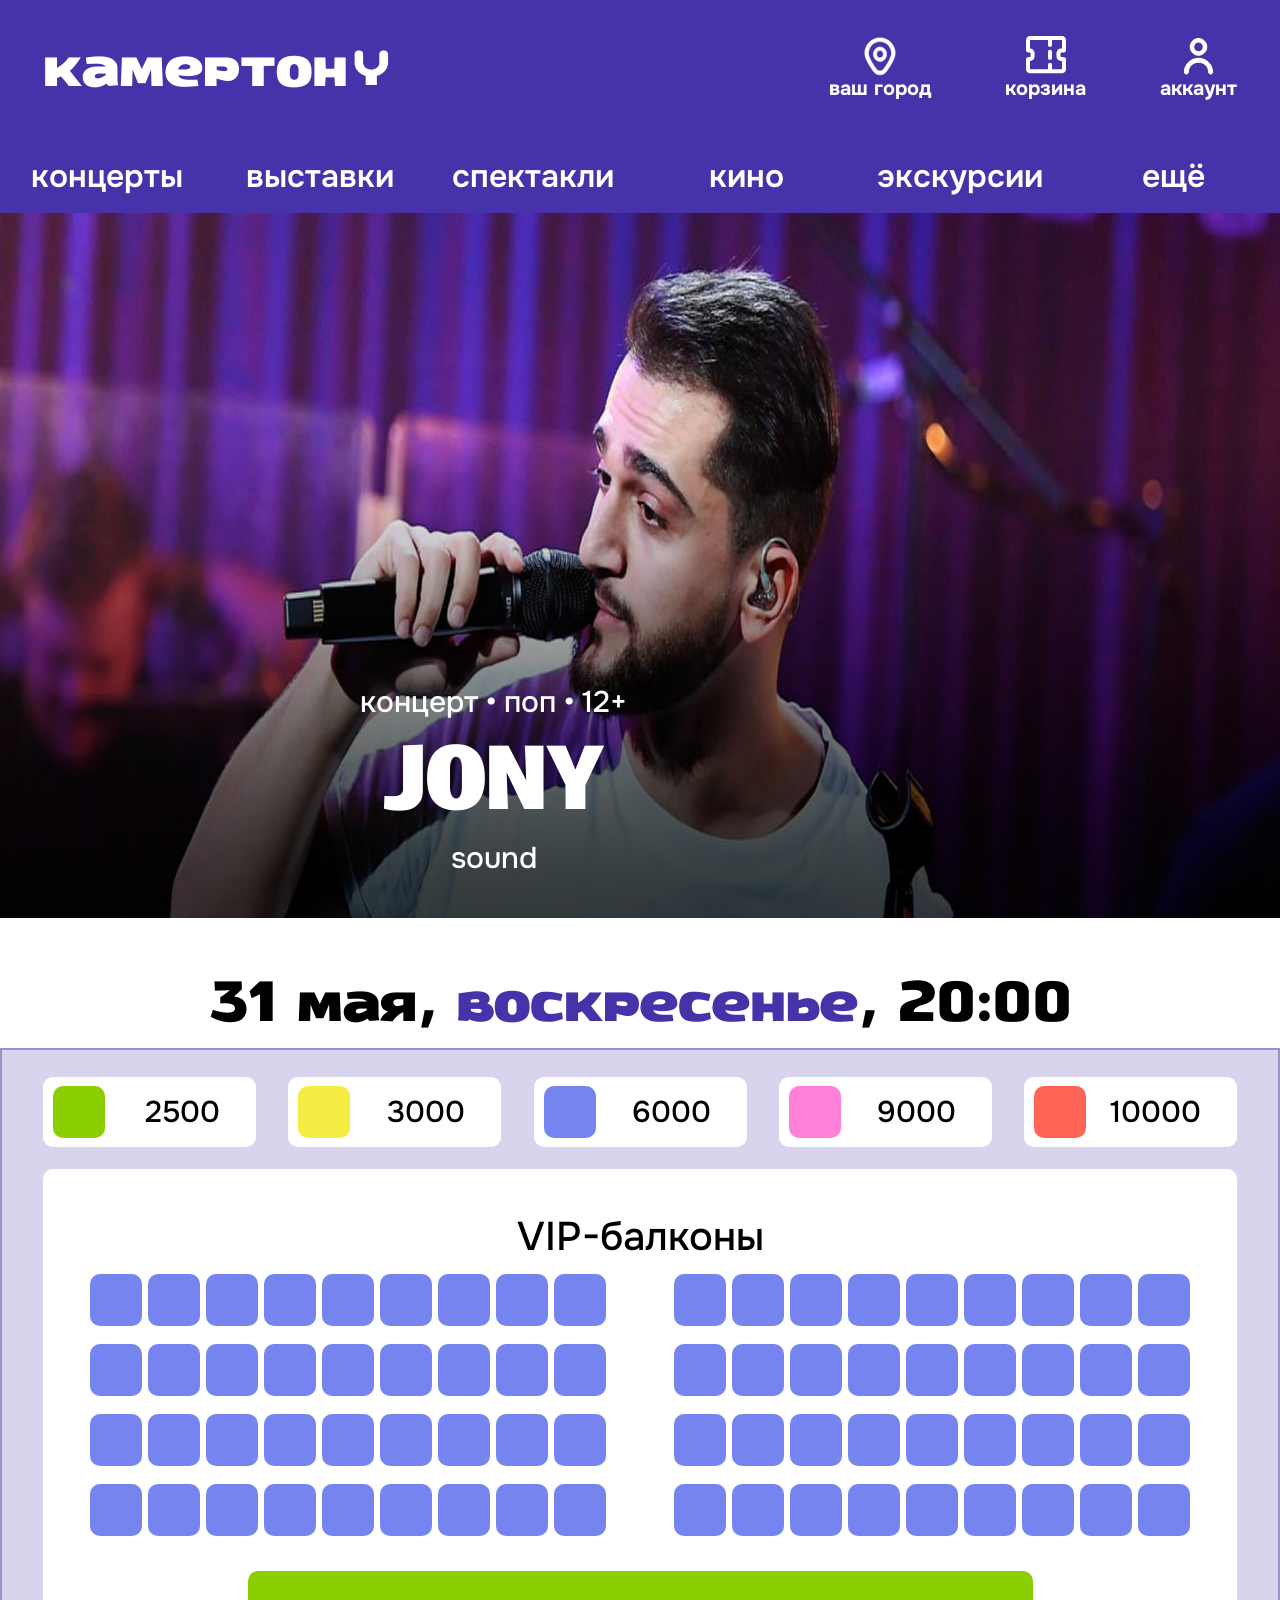
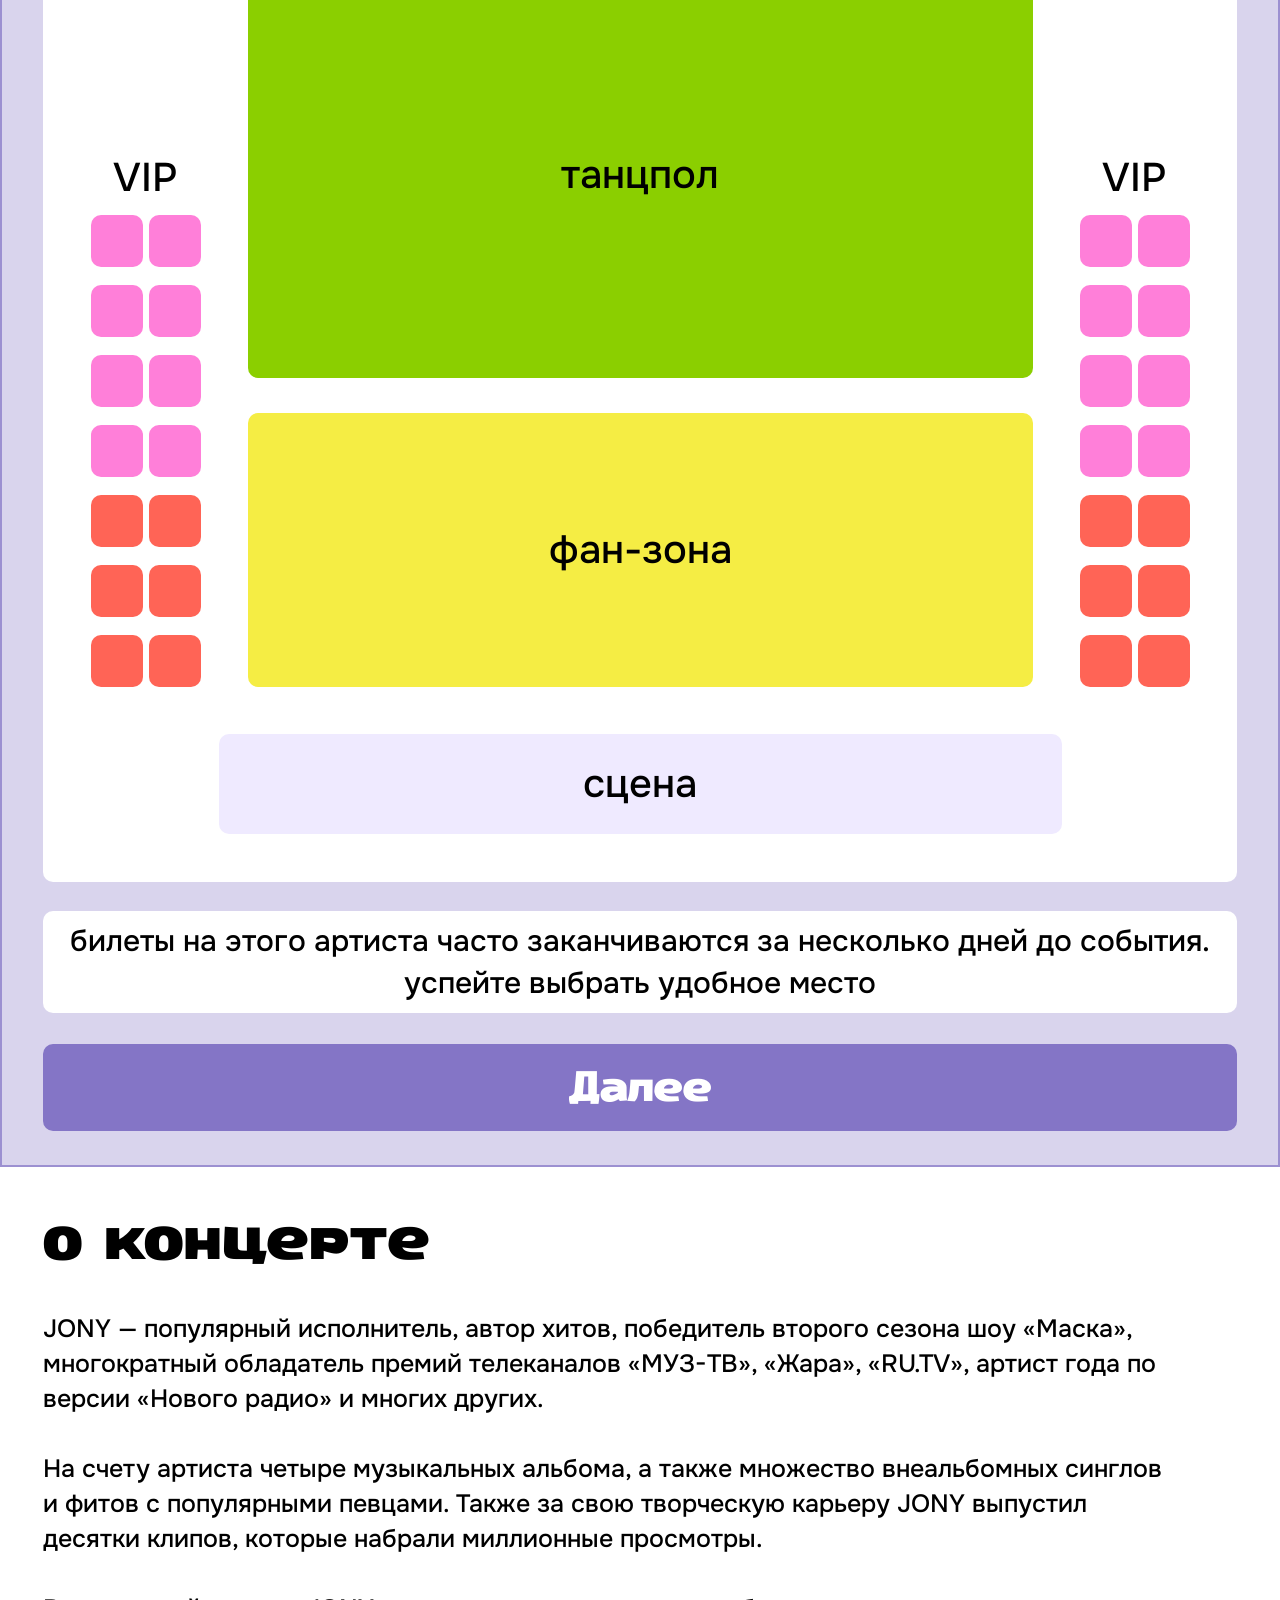
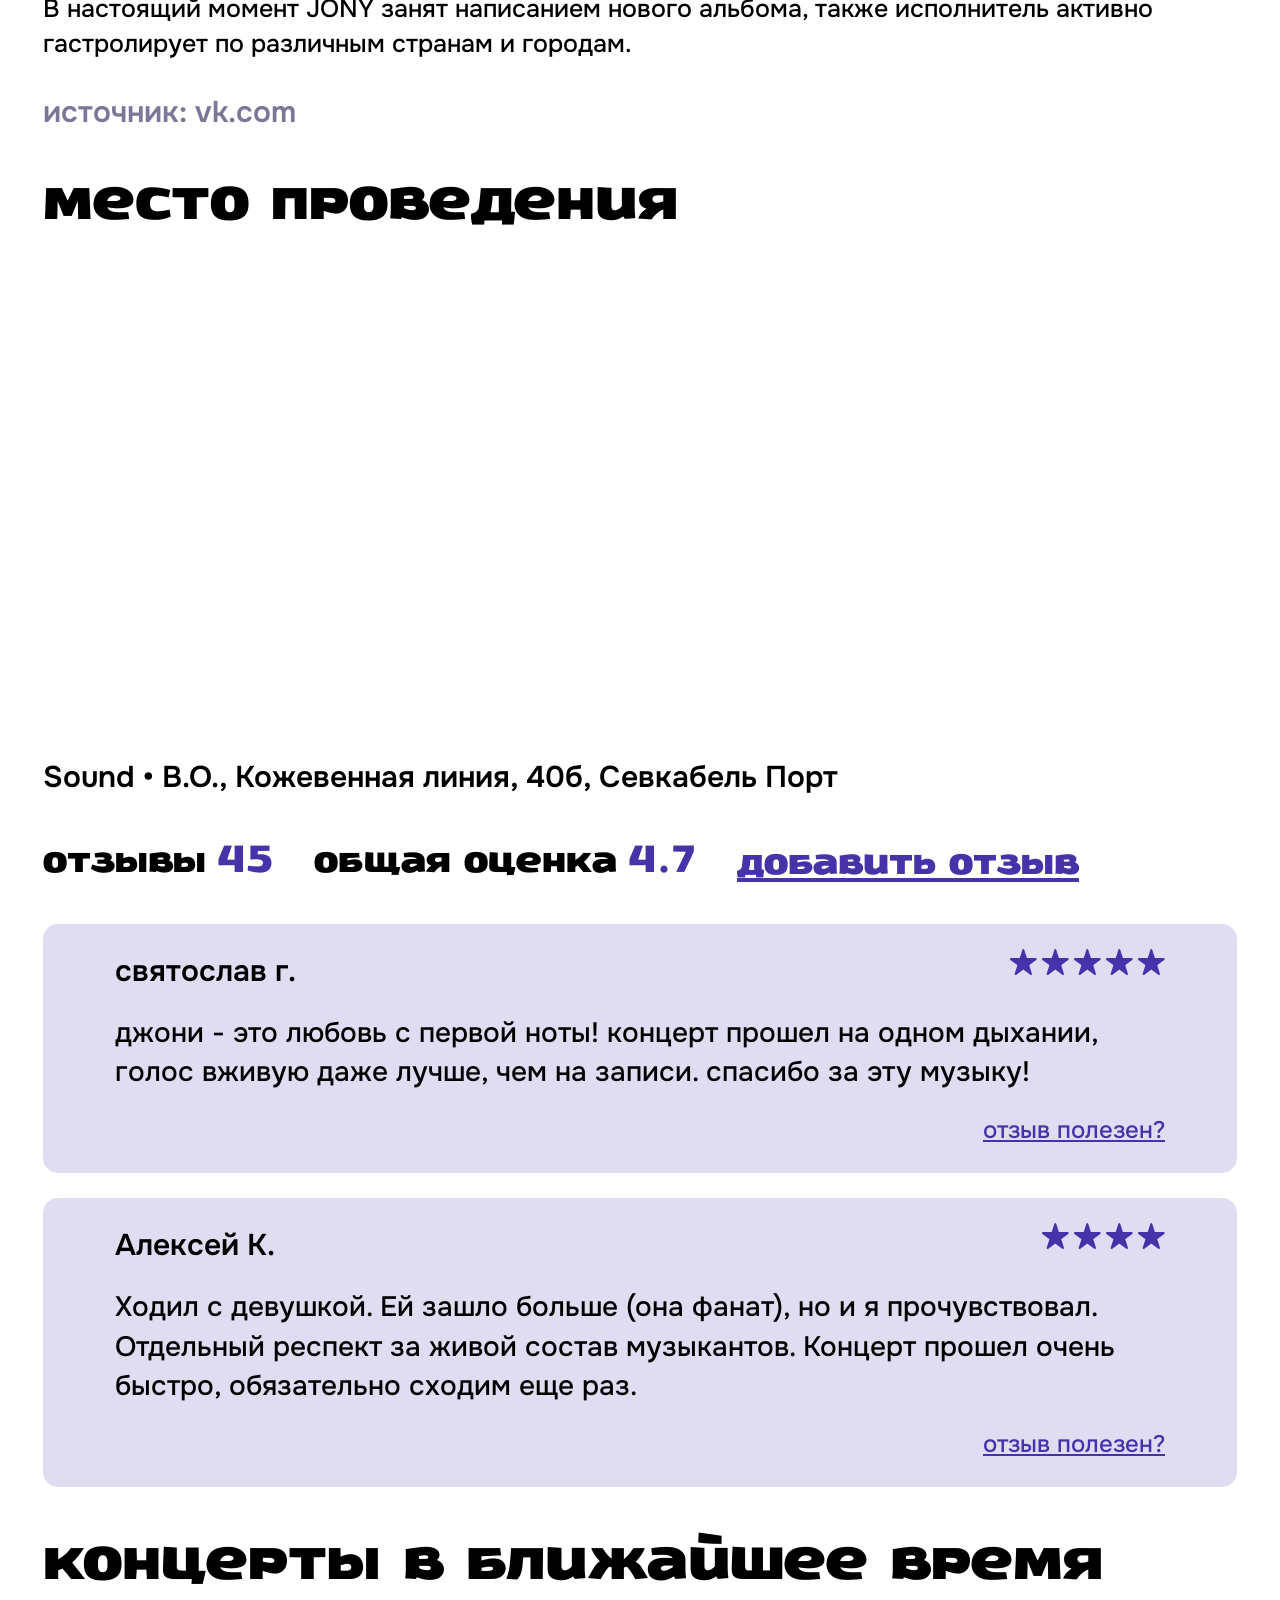
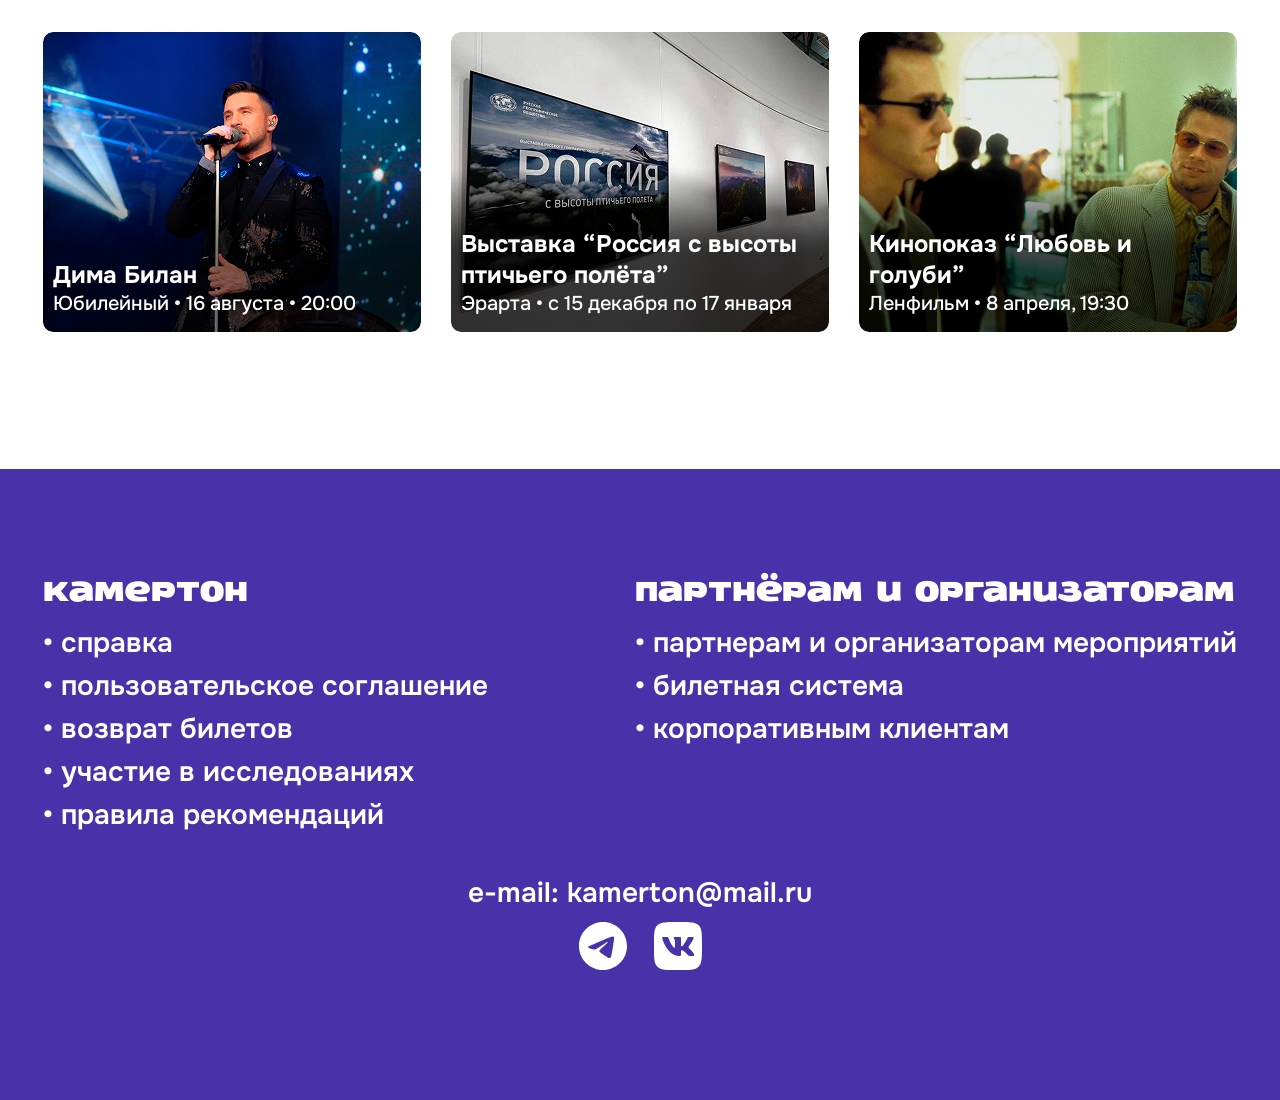
<file: html/event.html>
<!DOCTYPE html>
<html lang="ru">

<head>
    <meta charset="UTF-8">
    <meta name="viewport" content="width=device-width, initial-scale=1.0">
    <title>Описание мероприятия</title>
    <link rel="stylesheet" href="../css/reset.css">
    <link rel="stylesheet" href="../css/fonts.css">
    <link rel="stylesheet" href="../css/global.css">
    <link rel="stylesheet" href="../css/event.css">
</head>

<body>
    <header class="header">
        <div class="container">
            <div class="header__top">
                <h1 class="header__title">
                    <a class="header__logo" href="../index.html">
                        <div class="header__logo-text">камертон</div>
                        <div class="header__logo-image">
                            <img src="../img/logo.svg" alt="">
                        </div>

                    </a>
                </h1>
                <div class="header__top-links-group">
                    <a href="#" class="header__top-link white-link--with-icon">
                        <svg width="40" height="43" viewBox="0 0 40 43" fill="none" xmlns="http://www.w3.org/2000/svg">
                            <path
                                d="M19.9999 10.9058C18.6814 10.9058 17.3924 11.3322 16.2961 12.1311C15.1998 12.93 14.3453 14.0655 13.8407 15.394C13.3361 16.7225 13.2041 18.1844 13.4614 19.5947C13.7186 21.0051 14.3535 22.3006 15.2859 23.3174C16.2182 24.3342 17.4061 25.0266 18.6993 25.3072C19.9925 25.5877 21.333 25.4437 22.5511 24.8934C23.7693 24.3431 24.8105 23.4113 25.5431 22.2156C26.2756 21.02 26.6666 19.6143 26.6666 18.1763C26.6666 16.2481 25.9642 14.3988 24.714 13.0353C23.4637 11.6718 21.768 10.9058 19.9999 10.9058ZM19.9999 21.8116C19.3407 21.8116 18.6962 21.5984 18.148 21.1989C17.5999 20.7995 17.1726 20.2317 16.9203 19.5675C16.668 18.9032 16.602 18.1723 16.7306 17.4671C16.8593 16.762 17.1767 16.1142 17.6429 15.6058C18.1091 15.0974 18.703 14.7512 19.3496 14.6109C19.9962 14.4706 20.6664 14.5426 21.2755 14.8178C21.8846 15.0929 22.4052 15.5589 22.7715 16.1567C23.1378 16.7545 23.3333 17.4573 23.3333 18.1763C23.3333 19.1405 22.9821 20.0651 22.3569 20.7469C21.7318 21.4286 20.884 21.8116 19.9999 21.8116Z"
                                fill="white" stroke="white" stroke-width="0.5" />
                            <path
                                d="M20 1.77898C24.0462 1.77898 27.9256 3.41895 30.7852 6.33562C33.6444 9.25211 35.25 13.2064 35.25 17.3288C35.25 19.315 34.5109 21.8242 33.0732 24.8229C31.6334 27.8262 29.4821 31.3422 26.6348 35.3483C25.8802 36.4215 24.8838 37.2954 23.7295 37.8962C22.5749 38.4971 21.2957 38.8072 19.999 38.8005V38.7995C18.703 38.8059 17.4245 38.4968 16.2705 37.8962C15.1162 37.2954 14.1198 36.4215 13.3652 35.3483L12.3301 33.8688C9.99121 30.471 8.18667 27.4508 6.92676 24.8229C5.4891 21.8242 4.75001 19.315 4.75 17.3288C4.75 13.2064 6.35563 9.25211 9.21484 6.33562C12.0744 3.41895 15.9538 1.77898 20 1.77898ZM19.4307 5.6159C16.5918 5.76266 13.8979 6.97759 11.877 9.03875C9.72118 11.2376 8.50748 14.22 8.50391 17.3317C8.50391 18.7996 9.18668 20.9343 10.5303 23.6257C11.8693 26.3079 13.849 29.5131 16.4072 33.112L16.5674 33.3239C16.9557 33.8067 17.438 34.2029 17.9844 34.487C18.6088 34.8116 19.2996 34.9811 20 34.9811C20.7004 34.9811 21.3912 34.8116 22.0156 34.487C22.6399 34.1623 23.1804 33.6913 23.5928 33.112L24.5254 31.7809C26.6363 28.7199 28.2981 25.9725 29.4697 23.6257C30.8133 20.9343 31.4961 18.7996 31.4961 17.3317C31.4925 14.22 30.2788 11.2376 28.123 9.03875C25.9675 6.84023 23.0462 5.6039 20 5.60027L19.4307 5.6159Z"
                                fill="white" stroke="white" stroke-width="0.5" />
                        </svg>

                        <div>ваш город</div>
                    </a>
                    <a href="../html/cart.html" class="header__top-link white-link--with-icon">
                        <svg width="40" height="43" viewBox="0 0 40 43" fill="none" xmlns="http://www.w3.org/2000/svg">
                            <path
                                d="M36.9082 2.21778L37.8164 0.435897L37.8162 0.435772L36.9082 2.21778ZM37.7822 3.09181L39.5644 2.18415L39.5642 2.18383L37.7822 3.09181ZM38 5.19923H40H38ZM37.9727 14.3496L39.7543 15.2583L39.7547 15.2576L37.9727 14.3496ZM37.8633 14.459L38.7684 16.2425L38.7713 16.241L37.8633 14.459ZM36.3037 14.4863V16.4863V14.4863ZM34.8057 14.5586L34.3684 12.607L34.3684 12.607L34.8057 14.5586ZM32.5342 16.8301L30.5826 16.3928L30.5826 16.3928L32.5342 16.8301ZM32.4619 18.3281H30.4619H32.4619ZM32.7881 21.4922L31.0059 22.3998L31.0061 22.4002L32.7881 21.4922ZM34.0996 22.8037L33.1916 24.5857L33.1917 24.5858L34.0996 22.8037ZM37.2617 23.1309V25.1309V23.1309ZM37.8633 23.1582L38.7714 21.3762L38.7713 21.3762L37.8633 23.1582ZM37.9727 23.2666L39.7547 22.3586L39.7532 22.3558L37.9727 23.2666ZM38 23.5303H40V23.5303H38ZM37.7822 34.2051L39.5642 35.1132L39.5642 35.1131L37.7822 34.2051ZM36.9082 35.0791L37.8162 36.8611L37.8162 36.8611L36.9082 35.0791ZM5.2002 35.2969V33.2969V35.2969ZM3.0918 35.0791L2.18377 36.8611L2.18382 36.8611L3.0918 35.0791ZM2.21777 34.2051L0.43576 35.1131L0.435847 35.1132L2.21777 34.2051ZM2 23.4854H0V23.4854H2ZM2.01367 23.2998L0.12156 22.6518L0.120667 22.6544L2.01367 23.2998ZM2.16895 23.1436L1.52197 21.2511L1.52093 21.2515L2.16895 23.1436ZM2.35547 23.1309V25.1309V23.1309ZM4.58691 22.9688L5.23446 24.861L5.23493 24.8609L4.58691 22.9688ZM6.45312 21.1026L8.3452 21.7507L8.34524 21.7506L6.45312 21.1026ZM6.54297 16.8301L8.49458 16.3928L8.49458 16.3928L6.54297 16.8301ZM4.27148 14.5586L4.70887 12.607L4.70878 12.607L4.27148 14.5586ZM2.77344 14.4863V12.4863V14.4863ZM2.35547 14.4863V16.4863V14.4863ZM2.16895 14.4727L1.52078 16.3647L1.52093 16.3648L2.16895 14.4727ZM2.01367 14.3174L0.121559 14.9654L0.122535 14.9682L2.01367 14.3174ZM2 5.19923H0H2ZM2.21777 3.09181L0.43576 2.18383L0.435598 2.18415L2.21777 3.09181ZM3.0918 2.21778L2.18382 0.435772L2.18357 0.435897L3.0918 2.21778ZM5.2002 2.00001V4.00001V2.00001ZM34.7998 2.00001V4.00001C35.393 4.00001 35.7177 4.00151 35.9511 4.02054C36.1613 4.03768 36.1156 4.05858 36.0002 3.9998L36.9082 2.21778L37.8162 0.435772C37.273 0.159002 36.7331 0.0710204 36.2761 0.0337652C35.8423 -0.00159526 35.3267 1.14441e-05 34.7998 1.14441e-05V2.00001ZM36.9082 2.21778L36 3.99967L36.0002 3.99979L37.7822 3.09181L39.5642 2.18383C39.1807 1.43109 38.5686 0.819276 37.8164 0.435897L36.9082 2.21778ZM37.7822 3.09181L36 3.99947C35.9414 3.88439 35.9623 3.83886 35.9794 4.04874C35.9985 4.28192 36 4.60635 36 5.19923H38H40C40 4.67246 40.0016 4.15705 39.9662 3.72337C39.9289 3.26639 39.8409 2.72697 39.5644 2.18415L37.7822 3.09181ZM38 5.19923H36V14.0859H38H40V5.19923H38ZM38 14.0859H36C36 14.1252 35.9999 14.1387 35.9998 14.1466C35.9997 14.1546 35.9998 14.1286 36.0033 14.0864C36.01 14.0046 36.0369 13.7434 36.1906 13.4416L37.9727 14.3496L39.7547 15.2576C39.9357 14.9023 39.9762 14.5793 39.9898 14.4141C40.0015 14.2716 40 14.1237 40 14.0859H38ZM37.9727 14.3496L36.191 13.4409C36.3584 13.1127 36.6255 12.845 36.9553 12.677L37.8633 14.459L38.7713 16.241C39.1951 16.0251 39.5389 15.6806 39.7543 15.2583L37.9727 14.3496ZM37.8633 14.459L36.9582 12.6755C37.2588 12.5229 37.5186 12.4963 37.5994 12.4896C37.6414 12.4861 37.6672 12.486 37.6595 12.4862C37.6519 12.4863 37.6384 12.4863 37.5996 12.4863V14.4863V16.4863C37.6385 16.4863 37.7858 16.4878 37.9283 16.4761C38.0926 16.4625 38.4143 16.4222 38.7684 16.2425L37.8633 14.459ZM37.5996 14.4863V12.4863H36.3037V14.4863V16.4863H37.5996V14.4863ZM36.3037 14.4863V12.4863C35.6305 12.4863 34.9631 12.4738 34.3684 12.607L34.8057 14.5586L35.2429 16.5102C35.2357 16.5118 35.2784 16.5007 35.4588 16.4938C35.648 16.4866 35.8968 16.4863 36.3037 16.4863V14.4863ZM34.8057 14.5586L34.3684 12.607C32.4802 13.0301 31.0057 14.5047 30.5826 16.3928L32.5342 16.8301L34.4858 17.2674C34.5704 16.8898 34.8654 16.5948 35.243 16.5102L34.8057 14.5586ZM32.5342 16.8301L30.5826 16.3928C30.4493 16.9875 30.4619 17.6549 30.4619 18.3281H32.4619H34.4619C34.4619 17.9211 34.4622 17.6724 34.4694 17.4832C34.4762 17.3028 34.4874 17.2602 34.4858 17.2674L32.5342 16.8301ZM32.4619 18.3281H30.4619C30.4619 19.1355 30.4602 19.8615 30.509 20.4621C30.5597 21.0859 30.6747 21.7495 31.0059 22.3998L32.7881 21.4922L34.5703 20.5846C34.57 20.584 34.5678 20.5798 34.5642 20.5695C34.5603 20.5587 34.5539 20.5387 34.5463 20.5061C34.5301 20.4376 34.5111 20.3247 34.4959 20.138C34.4633 19.7373 34.4619 19.2022 34.4619 18.3281H32.4619ZM32.7881 21.4922L31.0061 22.4002C31.4854 23.341 32.2508 24.1064 33.1916 24.5857L34.0996 22.8037L35.0076 21.0217C34.8194 20.9258 34.666 20.7724 34.5701 20.5842L32.7881 21.4922ZM34.0996 22.8037L33.1917 24.5858C33.8414 24.9168 34.5043 25.0322 35.1282 25.0832C35.7289 25.1324 36.4545 25.1309 37.2617 25.1309V23.1309V21.1309C36.3888 21.1309 35.8542 21.1293 35.4543 21.0965C35.268 21.0813 35.1552 21.0622 35.0867 21.046C35.0541 21.0384 35.034 21.0319 35.0231 21.028C35.0127 21.0243 35.0083 21.0221 35.0075 21.0217L34.0996 22.8037ZM37.2617 23.1309V25.1309H37.5996V23.1309V21.1309H37.2617V23.1309ZM37.5996 23.1309V25.1309C37.6389 25.1309 37.6524 25.1309 37.6603 25.1311C37.6683 25.1312 37.6423 25.1311 37.6001 25.1276C37.5183 25.1209 37.2571 25.094 36.9553 24.9402L37.8633 23.1582L38.7713 21.3762C38.416 21.1952 38.093 21.1546 37.9277 21.141C37.7853 21.1293 37.6374 21.1309 37.5996 21.1309V23.1309ZM37.8633 23.1582L36.9552 24.9402C36.6406 24.7799 36.3669 24.5192 36.1921 24.1775L37.9727 23.2666L39.7532 22.3558C39.5305 21.9203 39.1798 21.5844 38.7714 21.3762L37.8633 23.1582ZM37.9727 23.2666L36.1906 24.1746C36.0367 23.8724 36.0099 23.611 36.0033 23.5299C35.9998 23.4877 35.9997 23.4618 35.9998 23.4698C35.9999 23.4776 36 23.4911 36 23.5303H38H40C40 23.4924 40.0015 23.3446 39.9898 23.2022C39.9763 23.0376 39.9359 22.7142 39.7547 22.3586L37.9727 23.2666ZM38 23.5303H36V32.0967H38H40V23.5303H38ZM38 32.0967H36C36 32.6899 35.9985 33.0146 35.9795 33.248C35.9623 33.4582 35.9414 33.4125 36.0002 33.2971L37.7822 34.2051L39.5642 35.1131C39.841 34.5699 39.929 34.03 39.9662 33.573C40.0016 33.1392 40 32.6236 40 32.0967H38ZM37.7822 34.2051L36.0003 33.2969L36.0002 33.2971L36.9082 35.0791L37.8162 36.8611C38.5688 36.4776 39.1807 35.8656 39.5642 35.1132L37.7822 34.2051ZM36.9082 35.0791L36.0002 33.2971C36.1156 33.2383 36.1613 33.2592 35.9511 33.2764C35.7177 33.2954 35.393 33.2969 34.7998 33.2969V35.2969V37.2969C35.3267 37.2969 35.8423 37.2985 36.2761 37.2631C36.7331 37.2259 37.273 37.1379 37.8162 36.8611L36.9082 35.0791ZM34.7998 35.2969V33.2969H5.2002V35.2969V37.2969H34.7998V35.2969ZM5.2002 35.2969V33.2969C4.60696 33.2969 4.28233 33.2954 4.04889 33.2764C3.83869 33.2592 3.88441 33.2383 3.99978 33.2971L3.0918 35.0791L2.18382 36.8611C2.72701 37.1379 3.26687 37.2259 3.72389 37.2631C4.15767 37.2985 4.67333 37.2969 5.2002 37.2969V35.2969ZM3.0918 35.0791L3.99983 33.2971L3.9997 33.2969L2.21777 34.2051L0.435847 35.1132C0.819271 35.8656 1.43115 36.4776 2.18377 36.8611L3.0918 35.0791ZM2.21777 34.2051L3.99979 33.2971C4.05857 33.4125 4.03766 33.4582 4.02053 33.248C4.0015 33.0146 4 32.6899 4 32.0967H2H0C0 32.6236 -0.0016067 33.1392 0.0337538 33.573C0.0710089 34.03 0.158991 34.5699 0.43576 35.1131L2.21777 34.2051ZM2 32.0967H4V23.4854H2H0V32.0967H2ZM2 23.4854H4C4 23.459 4.00004 23.45 4.0001 23.4456C4.00015 23.4411 4.00006 23.4596 3.99828 23.4896C3.99489 23.5465 3.98188 23.7246 3.90668 23.9452L2.01367 23.2998L0.120667 22.6544C0.0320585 22.9143 0.0122097 23.1365 0.00533915 23.252C-0.000698805 23.3535 0 23.4566 0 23.4854H2ZM2.01367 23.2998L3.90578 23.9478C3.73501 24.4465 3.3413 24.8561 2.81696 25.0357L2.16895 23.1436L1.52093 21.2515C0.850428 21.4811 0.342392 22.007 0.121562 22.6518L2.01367 23.2998ZM2.16895 23.1436L2.81592 25.036C2.58028 25.1166 2.39012 25.1272 2.34134 25.1296C2.31361 25.131 2.29697 25.131 2.30527 25.1309C2.3146 25.1308 2.3239 25.1309 2.35547 25.1309V23.1309V21.1309C2.33783 21.1309 2.2333 21.13 2.13932 21.1347C2.03155 21.1402 1.79697 21.1571 1.52197 21.2511L2.16895 23.1436ZM2.35547 23.1309V25.1309C3.36567 25.1309 4.36818 25.1575 5.23446 24.861L4.58691 22.9688L3.93937 21.0765C3.94721 21.0738 3.88579 21.0983 3.61856 21.1138C3.33714 21.13 2.96423 21.1309 2.35547 21.1309V23.1309ZM4.58691 22.9688L5.23493 24.8609C6.69653 24.3603 7.84463 23.212 8.3452 21.7507L6.45312 21.1026L4.56105 20.4544C4.46089 20.7468 4.2311 20.9766 3.9389 21.0767L4.58691 22.9688ZM6.45312 21.1026L8.34524 21.7506C8.6421 20.8838 8.61523 19.8803 8.61523 18.8701H6.61523H4.61523C4.61523 19.4794 4.6144 19.8525 4.59818 20.1341C4.58278 20.4015 4.55824 20.4627 4.56101 20.4545L6.45312 21.1026ZM6.61523 18.8701H8.61523V18.3281H6.61523H4.61523V18.8701H6.61523ZM6.61523 18.3281H8.61523C8.61523 17.6549 8.62782 16.9875 8.49458 16.3928L6.54297 16.8301L4.59136 17.2674C4.58975 17.2602 4.6009 17.3028 4.60777 17.4832C4.61497 17.6724 4.61523 17.9212 4.61523 18.3281H6.61523ZM6.54297 16.8301L8.49458 16.3928C8.07149 14.5046 6.59681 13.0301 4.70887 12.607L4.27148 14.5586L3.8341 16.5102C4.21181 16.5948 4.50677 16.8899 4.59136 17.2674L6.54297 16.8301ZM4.27148 14.5586L4.70878 12.607C4.1141 12.4737 3.44664 12.4863 2.77344 12.4863V14.4863V16.4863C3.18042 16.4863 3.42919 16.4866 3.61837 16.4938C3.79873 16.5007 3.84138 16.5118 3.83419 16.5102L4.27148 14.5586ZM2.77344 14.4863V12.4863H2.35547V14.4863V16.4863H2.77344V14.4863ZM2.35547 14.4863V12.4863C2.32867 12.4863 2.3195 12.4863 2.31464 12.4862C2.30972 12.4862 2.32797 12.4863 2.35759 12.488C2.41258 12.4912 2.59319 12.5039 2.81696 12.5806L2.16895 14.4727L1.52093 16.3648C1.78408 16.4549 2.00907 16.4744 2.12303 16.4811C2.22409 16.4871 2.32733 16.4863 2.35547 16.4863V14.4863ZM2.16895 14.4727L2.81711 12.5806C3.33069 12.7565 3.73018 13.1591 3.90481 13.6665L2.01367 14.3174L0.122535 14.9682C0.347345 15.6215 0.8613 16.1388 1.52078 16.3647L2.16895 14.4727ZM2.01367 14.3174L3.90578 13.6694C3.98242 13.8932 3.99511 14.0738 3.99834 14.1287C4.00008 14.1584 4.00015 14.1766 4.0001 14.1717C4.00004 14.1668 4 14.1577 4 14.1309H2H0C0 14.159 -0.000716209 14.2623 0.00522053 14.3633C0.0119147 14.4773 0.0314382 14.7023 0.121562 14.9654L2.01367 14.3174ZM2 14.1309H4V5.19923H2H0V14.1309H2ZM2 5.19923H4C4 4.60635 4.00153 4.28192 4.02057 4.04874C4.03769 3.83886 4.05856 3.88439 3.99995 3.99947L2.21777 3.09181L0.435598 2.18415C0.159138 2.72697 0.0711151 3.26639 0.03382 3.72337C-0.00157309 4.15705 0 4.67246 0 5.19923H2ZM2.21777 3.09181L3.99979 3.99979L4.00002 3.99967L3.0918 2.21778L2.18357 0.435897C1.4314 0.819276 0.819301 1.43109 0.43576 2.18383L2.21777 3.09181ZM3.0918 2.21778L3.99978 3.9998C3.88441 4.05858 3.83869 4.03768 4.04889 4.02054C4.28233 4.00151 4.60696 4.00001 5.2002 4.00001V2.00001V1.14441e-05C4.67333 1.14441e-05 4.15767 -0.00159526 3.72389 0.0337652C3.26687 0.0710204 2.72701 0.159002 2.18382 0.435772L3.0918 2.21778ZM5.2002 2.00001V4.00001H34.7998V2.00001V1.14441e-05H5.2002V2.00001Z"
                                fill="white" />
                            <path d="M24 15.862V21.9489" stroke="white" stroke-width="4" stroke-linecap="round" />
                            <path d="M24 3.86196V8.93443" stroke="white" stroke-width="4" stroke-linecap="round" />
                            <path d="M24 28.862V33.9344" stroke="white" stroke-width="4" stroke-linecap="round" />
                        </svg>

                        <div>корзина</div>
                    </a>
                    <div class="header__popup-container">
                        <a href="#" class="header__top-link white-link--with-icon">
                            <svg width="39" height="43" viewBox="0 0 39 43" fill="none"
                                xmlns="http://www.w3.org/2000/svg">
                                <path
                                    d="M16.321 3.10899C17.8386 2.47131 19.5094 2.30431 21.1208 2.6295C22.7322 2.95472 24.2116 3.75715 25.3718 4.93419C26.5319 6.11119 27.3207 7.61034 27.6404 9.24083C27.96 10.8713 27.7959 12.561 27.1687 14.0973C26.5414 15.6337 25.479 16.9484 24.114 17.8736C22.8342 18.7412 21.3428 19.23 19.8074 19.2877L19.4998 19.2936C17.297 19.2913 15.186 18.4027 13.6306 16.8248C12.0754 15.2471 11.2021 13.1086 11.2 10.8805L11.2058 10.569C11.2626 9.01586 11.7425 7.50625 12.5964 6.20958C13.5075 4.82627 14.8037 3.74666 16.321 3.10899ZM19.4998 6.10509C18.2556 6.10514 17.0614 6.60684 16.1794 7.50157C15.2972 8.39659 14.7996 9.61168 14.7996 10.8805C14.7996 11.8265 15.0762 12.7512 15.5935 13.5367C16.1108 14.3221 16.8459 14.933 17.7039 15.2936C18.5617 15.654 19.5056 15.7477 20.4158 15.5641C21.326 15.3803 22.1633 14.9266 22.821 14.2594C23.4788 13.592 23.9273 12.7407 24.1091 11.8131C24.291 10.8854 24.1982 9.92379 23.8416 9.0504C23.4849 8.17703 22.881 7.43167 22.1082 6.90782C21.3355 6.38411 20.4276 6.10509 19.4998 6.10509Z"
                                    fill="white" stroke="white" />
                                <path
                                    d="M19.5005 22.25L19.8511 22.2549C23.472 22.3465 26.9269 23.7929 29.4976 26.3076C32.1513 28.9037 33.6457 32.4263 33.6499 36.1025V36.1035C33.6498 36.6331 33.4345 37.1387 33.0552 37.5098C32.6762 37.8804 32.1646 38.0869 31.6333 38.0869C31.102 38.0869 30.5904 37.8805 30.2114 37.5098C29.8321 37.1387 29.6168 36.6331 29.6167 36.1035C29.6167 33.4853 28.5536 30.972 26.6577 29.1172C24.7614 27.2621 22.187 26.2179 19.5005 26.2178C16.8139 26.2178 14.2387 27.262 12.3423 29.1172C10.4465 30.972 9.3833 33.4854 9.3833 36.1035C9.38323 36.6331 9.16789 37.1387 8.78857 37.5098C8.40959 37.8805 7.89799 38.0869 7.3667 38.0869C6.8354 38.0869 6.3238 37.8805 5.94482 37.5098C5.56551 37.1387 5.35017 36.6331 5.3501 36.1035V36.1025L5.35498 35.7588C5.44889 32.2073 6.93152 28.8227 9.50244 26.3076C12.1559 23.7119 15.7516 22.2541 19.4995 22.25H19.5005Z"
                                    fill="white" stroke="white" />
                            </svg>

                            <div>аккаунт</div>

                        </a>
                        <div class="header__popup hidden">
                            <div class="header__popup__profile">
                                <a href="../html/profile.html" class="header__popup__profile__picture">
                                    <img src="../img/image 33.png" alt="">
                                </a>
                                <div class="header__popup__profile__info">
                                    <a href="../html/profile.html" class="header__popup__text">
                                        женя лукашин
                                    </a>
                                    <a class="violet-link" href="mailto: whereismymind@mail.ru">
                                        whereismymind@mail.ru
                                    </a>
                                </div>
                            </div>
                            <div class="header__popup__content">
                                <a href="#" class="header__popup__link">
                                    <span class="header__popup__icon">
                                        <svg width="21" height="23" viewBox="0 0 21 23" fill="none"
                                            xmlns="http://www.w3.org/2000/svg">
                                            <path
                                                d="M10.5 5.75C9.80777 5.75 9.13108 5.97482 8.55551 6.39603C7.97993 6.81725 7.53133 7.41593 7.26642 8.11638C7.00152 8.81683 6.9322 9.58759 7.06725 10.3312C7.2023 11.0748 7.53564 11.7578 8.02513 12.2939C8.51461 12.83 9.13825 13.1951 9.81719 13.343C10.4961 13.4909 11.1999 13.415 11.8394 13.1249C12.4789 12.8347 13.0256 12.3434 13.4101 11.713C13.7947 11.0826 14 10.3415 14 9.58333C14 8.56667 13.6313 7.59165 12.9749 6.87276C12.3185 6.15387 11.4283 5.75 10.5 5.75ZM10.5 11.5C10.1539 11.5 9.81554 11.3876 9.52775 11.177C9.23997 10.9664 9.01567 10.667 8.88321 10.3168C8.75076 9.96658 8.7161 9.58121 8.78363 9.20941C8.85115 8.83761 9.01782 8.4961 9.26257 8.22805C9.50731 7.96 9.81913 7.77745 10.1586 7.70349C10.4981 7.62954 10.8499 7.6675 11.1697 7.81256C11.4895 7.95763 11.7628 8.2033 11.9551 8.51849C12.1474 8.83368 12.25 9.20425 12.25 9.58333C12.25 10.0917 12.0656 10.5792 11.7374 10.9386C11.4093 11.2981 10.9641 11.5 10.5 11.5Z"
                                                fill="#6F5DBC" stroke="#6F5DBC" stroke-width="0.3" />
                                            <path
                                                d="M10.5 0.919434C12.6295 0.919434 14.6711 1.78636 16.1758 3.32764C17.6803 4.86876 18.5253 6.95828 18.5254 9.13623C18.5254 10.1873 18.1351 11.5132 17.3799 13.0952C16.7179 14.4818 15.7702 16.0748 14.542 17.8667L13.999 18.647C13.6012 19.2153 13.0757 19.6783 12.4668 19.9966C11.8579 20.3148 11.183 20.4787 10.499 20.4751V20.4741C9.81565 20.4774 9.1416 20.3146 8.5332 19.9966C8.00046 19.7181 7.53161 19.3287 7.15625 18.855L7.00098 18.647C5.50593 16.5344 4.37661 14.6798 3.62012 13.0952C2.8649 11.5132 2.47461 10.1873 2.47461 9.13623C2.47468 6.95828 3.31972 4.86876 4.82422 3.32764C6.3289 1.78636 8.37048 0.919434 10.5 0.919434ZM10.2021 2.979C8.7167 3.05611 7.30678 3.69449 6.24902 4.77783C5.12062 5.93371 4.48525 7.50202 4.4834 9.13818L4.4873 9.28662C4.52911 10.0492 4.88387 11.1189 5.54492 12.4487C6.24736 13.8618 7.28621 15.5508 8.62891 17.4478C8.84377 17.7509 9.12603 17.9977 9.45117 18.1675C9.77618 18.3371 10.1356 18.4253 10.5 18.4253C10.8644 18.4253 11.2238 18.3371 11.5488 18.1675C11.874 17.9977 12.1562 17.7509 12.3711 17.4478C13.7138 15.5508 14.7526 13.8618 15.4551 12.4487C16.1602 11.0302 16.5166 9.90779 16.5166 9.13818L16.5088 8.83252C16.4334 7.30779 15.8089 5.86151 14.751 4.77783C13.6227 3.62231 12.0939 2.9731 10.5 2.97119L10.2021 2.979Z"
                                                fill="#6F5DBC" stroke="#6F5DBC" stroke-width="0.3" />
                                        </svg>
                                    </span>
                                    <span class="header__popup__text">Санкт-Петербург</span>
                                </a>
                                <a href="#" class="header__popup__link">
                                    <span class="header__popup__icon">
                                        <svg width="19" height="19" viewBox="0 0 19 19" fill="none"
                                            xmlns="http://www.w3.org/2000/svg">
                                            <path
                                                d="M12.2707 9.49984C12.2707 11.0301 11.0301 12.2707 9.49984 12.2707C7.96955 12.2707 6.729 11.0301 6.729 9.49984C6.729 7.96955 7.96955 6.729 9.49984 6.729C11.0301 6.729 12.2707 7.96955 12.2707 9.49984Z"
                                                stroke="#6F5DBC" stroke-width="2.2" />
                                            <path
                                                d="M16.4594 7.24534C17.0977 8.34559 17.4168 8.89564 17.4168 9.5C17.4168 10.1044 17.0977 10.6544 16.4594 11.7547L14.9365 14.3797C14.3007 15.4755 13.9828 16.0235 13.46 16.3242C12.9373 16.625 12.3028 16.625 11.0339 16.625H7.96647C6.69752 16.625 6.06306 16.625 5.5403 16.3242C5.01754 16.0235 4.69965 15.4755 4.06388 14.3797L2.54095 11.7547C1.90265 10.6544 1.5835 10.1044 1.5835 9.5C1.5835 8.89564 1.90265 8.34559 2.54095 7.24533L4.06388 4.62033C4.69965 3.52447 5.01754 2.97654 5.5403 2.67577C6.06306 2.375 6.69752 2.375 7.96647 2.375H11.0339C12.3028 2.375 12.9373 2.375 13.46 2.67577C13.9828 2.97654 14.3007 3.52448 14.9365 4.62034L16.4594 7.24534Z"
                                                stroke="#6F5DBC" stroke-width="2.2" />
                                        </svg>
                                    </span>
                                    <span class="header__popup__text">Настройки</span>
                                </a>
                                <a href="#" class="header__popup__link">
                                    <span class="header__popup__icon">
                                        <svg width="24" height="24" viewBox="0 0 24 24" fill="none"
                                            xmlns="http://www.w3.org/2000/svg">
                                            <path
                                                d="M10 5L9.44787 5.19487C7.29889 5.95333 6.2244 6.33257 5.6122 7.19785C5 8.06313 5 9.20258 5 11.4815V13.5185C5 15.7974 5 16.9368 5.6122 17.8022C6.2244 18.6674 7.29889 19.0467 9.44787 19.8052L10 20"
                                                stroke="#6F5DBC" stroke-width="2.2" stroke-linecap="round" />
                                            <path
                                                d="M18.2856 12.5714L8.00002 12.7857M15.4285 9.14286L18.2856 12.5714L15.4285 16"
                                                stroke="#6F5DBC" stroke-width="2.2" stroke-linecap="round"
                                                stroke-linejoin="round" />
                                        </svg>

                                    </span>
                                    <span class="header__popup__text">Выход</span>
                                </a>
                            </div>
                            <div class="header__popup__content">
                                <a href="#" class="header__popup__link">
                                    <span class="header__popup__icon">
                                        <svg width="17" height="14" viewBox="0 0 17 14" fill="none"
                                            xmlns="http://www.w3.org/2000/svg">
                                            <path
                                                d="M13.0001 1L16 5L13.0001 9M16 5H3.61803C3.2116 5 2.81074 5.09463 2.44721 5.27639C1.56027 5.71987 1 6.6264 1 7.61803V10.382C1 11.3736 1.56027 12.2801 2.44721 12.7236C2.81074 12.9054 3.2116 13 3.61803 13H10"
                                                stroke="#6F5DBC" stroke-width="2" stroke-linecap="round"
                                                stroke-linejoin="round" />
                                        </svg>
                                    </span>
                                    <span class="header__popup__text">Вернуть билет</span>
                                </a>
                                <a href="../html/questions.html" class="header__popup__link">
                                    <span class="header__popup__icon">
                                        <svg width="17" height="18" viewBox="0 0 17 18" fill="none"
                                            xmlns="http://www.w3.org/2000/svg"
                                            xmlns:xlink="http://www.w3.org/1999/xlink">
                                            <rect x="5" y="3" width="7" height="12" fill="url(#pattern0_605_248)" />
                                            <rect x="1.1" y="1.1" width="14.8" height="15.8" rx="3.9" stroke="#8475C6"
                                                stroke-width="2.2" />
                                            <defs>
                                                <pattern id="pattern0_605_248" patternContentUnits="objectBoundingBox"
                                                    width="1" height="1">
                                                    <use xlink:href="#image0_605_248"
                                                        transform="matrix(0.00585937 0 0 0.00351562 -1 -0.4)" />
                                                </pattern>
                                                <image id="image0_605_248" width="512" height="512"
                                                    preserveAspectRatio="none"
                                                    xlink:href="[data-uri]" />
                                            </defs>
                                        </svg>
                                    </span>
                                    <span class="header__popup__text">Частые вопросы</span>
                                </a>
                                <a href="#" class="header__popup__link">
                                    <span class="header__popup__icon">
                                        <svg width="21" height="20" viewBox="0 0 21 20" fill="none"
                                            xmlns="http://www.w3.org/2000/svg">
                                            <path
                                                d="M16.4062 2.25C17.1648 2.25 17.8946 2.5367 18.4346 3.05078C18.975 3.56546 19.2812 4.26661 19.2812 5V13.125C19.2812 13.8584 18.975 14.5595 18.4346 15.0742C17.8946 15.5883 17.1648 15.875 16.4062 15.875H6.15527L3.18555 18.1367C3.05223 18.238 2.89253 18.3003 2.72559 18.3184C2.55881 18.3363 2.38968 18.3098 2.2373 18.2402C2.08465 18.1704 1.95365 18.0595 1.86133 17.9199C1.76899 17.7803 1.719 17.6174 1.71875 17.4502V5C1.71875 4.26661 2.02502 3.56546 2.56543 3.05078C3.10539 2.5367 3.83524 2.25 4.59375 2.25H16.4062ZM4.59375 4C4.30815 4 4.03631 4.10792 3.83789 4.29688C3.63988 4.48546 3.53125 4.73883 3.53125 5V15.6445L5.45801 14.1758L5.52539 14.125H16.4062C16.6919 14.125 16.9637 14.0171 17.1621 13.8281C17.3601 13.6395 17.4687 13.3862 17.4688 13.125V5C17.4688 4.73883 17.3601 4.48546 17.1621 4.29688C16.9637 4.10792 16.6919 4 16.4062 4H4.59375Z"
                                                fill="#8475C6" stroke="#8475C6" stroke-width="0.5" />
                                            <path
                                                d="M14.25 9.59961C14.517 9.59961 14.7451 9.6552 14.9082 9.79102C15.0766 9.93131 15.1504 10.1356 15.1504 10.375C15.1504 10.6144 15.0766 10.8187 14.9082 10.959C14.7451 11.0948 14.517 11.1504 14.25 11.1504H6.75C6.48297 11.1504 6.2549 11.0948 6.0918 10.959C5.92344 10.8187 5.84961 10.6144 5.84961 10.375C5.84961 10.1356 5.92344 9.93131 6.0918 9.79102C6.2549 9.6552 6.48297 9.59961 6.75 9.59961H14.25ZM14.25 5.84961C14.517 5.84961 14.7451 5.9052 14.9082 6.04102C15.0766 6.18131 15.1504 6.38563 15.1504 6.625C15.1504 6.86437 15.0766 7.06869 14.9082 7.20898C14.7451 7.3448 14.517 7.40039 14.25 7.40039H6.75C6.48297 7.40039 6.2549 7.3448 6.0918 7.20898C5.92344 7.06869 5.84961 6.86437 5.84961 6.625C5.84961 6.38563 5.92344 6.18131 6.0918 6.04102C6.2549 5.9052 6.48297 5.84961 6.75 5.84961H14.25Z"
                                                fill="#8475C6" stroke="#8475C6" stroke-width="0.3" />
                                        </svg>
                                    </span>
                                    <span class="header__popup__text">Чат с поддержкой</span>
                                </a>
                            </div>
                        </div>
                    </div>

                </div>
            </div>
        </div>

        <nav class="header__bottom">
            <a href="../html/filtered-catalog.html" class="header__bottom-link button--violet">концерты</a>
            <a href="#" class="header__bottom-link button--violet">выставки</a>
            <a href="../html/filtered-catalog-spectacles.html" class="header__bottom-link button--violet">спектакли</a>
            <a href="#" class="header__bottom-link button--violet">кино</a>
            <a href="#" class="header__bottom-link button--violet">экскурсии</a>
            <a href="#" class="header__bottom-link button--violet">ещё</a>
        </nav>
    </header>
    <main>
        <!-- Баннер ивента -->
        <section class="event__banner">
            <img class="event__banner__img" src="../img/джони.png" alt="JONY">
            <div class="event__banner__info">
                <p class="event__banner__type">концерт • поп • 12+</p>
                <h2 class="event__banner__name">JONY</h2>
                <p class="event__banner__place">sound</p>
            </div>
        </section>
        <!-- Инфа о дате и зале -->
        <section class="event__placement">
            <p class="event__placement__date">31 мая, <span style="color: #4832AA;">воскресенье</span>, 20:00</p>
            <div class="event__placement__hall">
                <!-- форма для выбора мест -->
                <form action="" name="placement" id="placement" class="placement__form">
                    <!-- перечень цен -->
                    <div class="placement__form__price">
                        <div class="placement__form__price__item">
                            <div class="price-color price-color--green"></div>
                            <div class="price">2500</div>
                        </div>
                        <div class="placement__form__price__item">
                            <div class="price-color price-color--yellow"></div>
                            <div class="price">3000</div>
                        </div>
                        <div class="placement__form__price__item">
                            <div class="price-color price-color--violet"></div>
                            <div class="price">6000</div>
                        </div>
                        <div class="placement__form__price__item">
                            <div class="price-color price-color--pink"></div>
                            <div class="price">9000</div>
                        </div>
                        <div class="placement__form__price__item">
                            <div class="price-color price-color--red"></div>
                            <div class="price">10000</div>
                        </div>
                    </div>
                    <!-- схема мест -->
                    <div class="placement__form__hall">
                        <!-- вип-балкон -->
                        <div class="placement__vip-balcony">
                            <div class="placement__name">
                                VIP-балконы
                            </div>
                            <div class="placement__blue__main-container">
                                <div class="placement__blue">
                                    <div class="place-item-container">
                                        <input type="checkbox" name="place-item" data-price="6000" class="place-item">
                                        <div class="price-color price-color--violet"></div>
                                    </div>
                                    <div class="place-item-container">
                                        <input type="checkbox" name="place-item" data-price="6000" class="place-item">
                                        <div class="price-color price-color--violet"></div>
                                    </div>
                                    <div class="place-item-container">
                                        <input type="checkbox" name="place-item" data-price="6000" class="place-item">
                                        <div class="price-color price-color--violet"></div>
                                    </div>
                                    <div class="place-item-container">
                                        <input type="checkbox" name="place-item" data-price="6000" class="place-item">
                                        <div class="price-color price-color--violet"></div>
                                    </div>
                                    <div class="place-item-container">
                                        <input type="checkbox" name="place-item" data-price="6000" class="place-item">
                                        <div class="price-color price-color--violet"></div>
                                    </div>
                                    <div class="place-item-container">
                                        <input type="checkbox" name="place-item" data-price="6000" class="place-item">
                                        <div class="price-color price-color--violet"></div>
                                    </div>
                                    <div class="place-item-container">
                                        <input type="checkbox" name="place-item" data-price="6000" class="place-item">
                                        <div class="price-color price-color--violet"></div>
                                    </div>
                                    <div class="place-item-container">
                                        <input type="checkbox" name="place-item" data-price="6000" class="place-item">
                                        <div class="price-color price-color--violet"></div>
                                    </div>
                                    <div class="place-item-container">
                                        <input type="checkbox" name="place-item" data-price="6000" class="place-item">
                                        <div class="price-color price-color--violet"></div>
                                    </div>
                                    <div class="place-item-container">
                                        <input type="checkbox" name="place-item" data-price="6000" class="place-item">
                                        <div class="price-color price-color--violet"></div>
                                    </div>
                                    <div class="place-item-container">
                                        <input type="checkbox" name="place-item" data-price="6000" class="place-item">
                                        <div class="price-color price-color--violet"></div>
                                    </div>
                                    <div class="place-item-container">
                                        <input type="checkbox" name="place-item" data-price="6000" class="place-item">
                                        <div class="price-color price-color--violet"></div>
                                    </div>
                                    <div class="place-item-container">
                                        <input type="checkbox" name="place-item" data-price="6000" class="place-item">
                                        <div class="price-color price-color--violet"></div>
                                    </div>
                                    <div class="place-item-container">
                                        <input type="checkbox" name="place-item" data-price="6000" class="place-item">
                                        <div class="price-color price-color--violet"></div>
                                    </div>
                                    <div class="place-item-container">
                                        <input type="checkbox" name="place-item" data-price="6000" class="place-item">
                                        <div class="price-color price-color--violet"></div>
                                    </div>
                                    <div class="place-item-container">
                                        <input type="checkbox" name="place-item" data-price="6000" class="place-item">
                                        <div class="price-color price-color--violet"></div>
                                    </div>
                                    <div class="place-item-container">
                                        <input type="checkbox" name="place-item" data-price="6000" class="place-item">
                                        <div class="price-color price-color--violet"></div>
                                    </div>
                                    <div class="place-item-container">
                                        <input type="checkbox" name="place-item" data-price="6000" class="place-item">
                                        <div class="price-color price-color--violet"></div>
                                    </div>
                                    <div class="place-item-container">
                                        <input type="checkbox" name="place-item" data-price="6000" class="place-item">
                                        <div class="price-color price-color--violet"></div>
                                    </div>
                                    <div class="place-item-container">
                                        <input type="checkbox" name="place-item" data-price="6000" class="place-item">
                                        <div class="price-color price-color--violet"></div>
                                    </div>
                                    <div class="place-item-container">
                                        <input type="checkbox" name="place-item" data-price="6000" class="place-item">
                                        <div class="price-color price-color--violet"></div>
                                    </div>
                                    <div class="place-item-container">
                                        <input type="checkbox" name="place-item" data-price="6000" class="place-item">
                                        <div class="price-color price-color--violet"></div>
                                    </div>
                                    <div class="place-item-container">
                                        <input type="checkbox" name="place-item" data-price="6000" class="place-item">
                                        <div class="price-color price-color--violet"></div>
                                    </div>
                                    <div class="place-item-container">
                                        <input type="checkbox" name="place-item" data-price="6000" class="place-item">
                                        <div class="price-color price-color--violet"></div>
                                    </div>
                                    <div class="place-item-container">
                                        <input type="checkbox" name="place-item" data-price="6000" class="place-item">
                                        <div class="price-color price-color--violet"></div>
                                    </div>
                                    <div class="place-item-container">
                                        <input type="checkbox" name="place-item" data-price="6000" class="place-item">
                                        <div class="price-color price-color--violet"></div>
                                    </div>
                                    <div class="place-item-container">
                                        <input type="checkbox" name="place-item" data-price="6000" class="place-item">
                                        <div class="price-color price-color--violet"></div>
                                    </div>
                                    <div class="place-item-container">
                                        <input type="checkbox" name="place-item" data-price="6000" class="place-item">
                                        <div class="price-color price-color--violet"></div>
                                    </div>
                                    <div class="place-item-container">
                                        <input type="checkbox" name="place-item" data-price="6000" class="place-item">
                                        <div class="price-color price-color--violet"></div>
                                    </div>
                                    <div class="place-item-container">
                                        <input type="checkbox" name="place-item" data-price="6000" class="place-item">
                                        <div class="price-color price-color--violet"></div>
                                    </div>
                                    <div class="place-item-container">
                                        <input type="checkbox" name="place-item" data-price="6000" class="place-item">
                                        <div class="price-color price-color--violet"></div>
                                    </div>
                                    <div class="place-item-container">
                                        <input type="checkbox" name="place-item" data-price="6000" class="place-item">
                                        <div class="price-color price-color--violet"></div>
                                    </div>
                                    <div class="place-item-container">
                                        <input type="checkbox" name="place-item" data-price="6000" class="place-item">
                                        <div class="price-color price-color--violet"></div>
                                    </div>
                                    <div class="place-item-container">
                                        <input type="checkbox" name="place-item" data-price="6000" class="place-item">
                                        <div class="price-color price-color--violet"></div>
                                    </div>
                                    <div class="place-item-container">
                                        <input type="checkbox" name="place-item" data-price="6000" class="place-item">
                                        <div class="price-color price-color--violet"></div>
                                    </div>
                                    <div class="place-item-container">
                                        <input type="checkbox" name="place-item" data-price="6000" class="place-item">
                                        <div class="price-color price-color--violet"></div>
                                    </div>
                                </div>
                                <div class="placement__blue">
                                    <div class="place-item-container">
                                        <input type="checkbox" name="place-item" data-price="6000" class="place-item">
                                        <div class="price-color price-color--violet"></div>
                                    </div>
                                    <div class="place-item-container">
                                        <input type="checkbox" name="place-item" data-price="6000" class="place-item">
                                        <div class="price-color price-color--violet"></div>
                                    </div>
                                    <div class="place-item-container">
                                        <input type="checkbox" name="place-item" data-price="6000" class="place-item">
                                        <div class="price-color price-color--violet"></div>
                                    </div>
                                    <div class="place-item-container">
                                        <input type="checkbox" name="place-item" data-price="6000" class="place-item">
                                        <div class="price-color price-color--violet"></div>
                                    </div>
                                    <div class="place-item-container">
                                        <input type="checkbox" name="place-item" data-price="6000" class="place-item">
                                        <div class="price-color price-color--violet"></div>
                                    </div>
                                    <div class="place-item-container">
                                        <input type="checkbox" name="place-item" data-price="6000" class="place-item">
                                        <div class="price-color price-color--violet"></div>
                                    </div>
                                    <div class="place-item-container">
                                        <input type="checkbox" name="place-item" data-price="6000" class="place-item">
                                        <div class="price-color price-color--violet"></div>
                                    </div>
                                    <div class="place-item-container">
                                        <input type="checkbox" name="place-item" data-price="6000" class="place-item">
                                        <div class="price-color price-color--violet"></div>
                                    </div>
                                    <div class="place-item-container">
                                        <input type="checkbox" name="place-item" data-price="6000" class="place-item">
                                        <div class="price-color price-color--violet"></div>
                                    </div>
                                    <div class="place-item-container">
                                        <input type="checkbox" name="place-item" data-price="6000" class="place-item">
                                        <div class="price-color price-color--violet"></div>
                                    </div>
                                    <div class="place-item-container">
                                        <input type="checkbox" name="place-item" data-price="6000" class="place-item">
                                        <div class="price-color price-color--violet"></div>
                                    </div>
                                    <div class="place-item-container">
                                        <input type="checkbox" name="place-item" data-price="6000" class="place-item">
                                        <div class="price-color price-color--violet"></div>
                                    </div>
                                    <div class="place-item-container">
                                        <input type="checkbox" name="place-item" data-price="6000" class="place-item">
                                        <div class="price-color price-color--violet"></div>
                                    </div>
                                    <div class="place-item-container">
                                        <input type="checkbox" name="place-item" data-price="6000" class="place-item">
                                        <div class="price-color price-color--violet"></div>
                                    </div>
                                    <div class="place-item-container">
                                        <input type="checkbox" name="place-item" data-price="6000" class="place-item">
                                        <div class="price-color price-color--violet"></div>
                                    </div>
                                    <div class="place-item-container">
                                        <input type="checkbox" name="place-item" data-price="6000" class="place-item">
                                        <div class="price-color price-color--violet"></div>
                                    </div>
                                    <div class="place-item-container">
                                        <input type="checkbox" name="place-item" data-price="6000" class="place-item">
                                        <div class="price-color price-color--violet"></div>
                                    </div>
                                    <div class="place-item-container">
                                        <input type="checkbox" name="place-item" data-price="6000" class="place-item">
                                        <div class="price-color price-color--violet"></div>
                                    </div>
                                    <div class="place-item-container">
                                        <input type="checkbox" name="place-item" data-price="6000" class="place-item">
                                        <div class="price-color price-color--violet"></div>
                                    </div>
                                    <div class="place-item-container">
                                        <input type="checkbox" name="place-item" data-price="6000" class="place-item">
                                        <div class="price-color price-color--violet"></div>
                                    </div>
                                    <div class="place-item-container">
                                        <input type="checkbox" name="place-item" data-price="6000" class="place-item">
                                        <div class="price-color price-color--violet"></div>
                                    </div>
                                    <div class="place-item-container">
                                        <input type="checkbox" name="place-item" data-price="6000" class="place-item">
                                        <div class="price-color price-color--violet"></div>
                                    </div>
                                    <div class="place-item-container">
                                        <input type="checkbox" name="place-item" data-price="6000" class="place-item">
                                        <div class="price-color price-color--violet"></div>
                                    </div>
                                    <div class="place-item-container">
                                        <input type="checkbox" name="place-item" data-price="6000" class="place-item">
                                        <div class="price-color price-color--violet"></div>
                                    </div>
                                    <div class="place-item-container">
                                        <input type="checkbox" name="place-item" data-price="6000" class="place-item">
                                        <div class="price-color price-color--violet"></div>
                                    </div>
                                    <div class="place-item-container">
                                        <input type="checkbox" name="place-item" data-price="6000" class="place-item">
                                        <div class="price-color price-color--violet"></div>
                                    </div>
                                    <div class="place-item-container">
                                        <input type="checkbox" name="place-item" data-price="6000" class="place-item">
                                        <div class="price-color price-color--violet"></div>
                                    </div>
                                    <div class="place-item-container">
                                        <input type="checkbox" name="place-item" data-price="6000" class="place-item">
                                        <div class="price-color price-color--violet"></div>
                                    </div>
                                    <div class="place-item-container">
                                        <input type="checkbox" name="place-item" data-price="6000" class="place-item">
                                        <div class="price-color price-color--violet"></div>
                                    </div>
                                    <div class="place-item-container">
                                        <input type="checkbox" name="place-item" data-price="6000" class="place-item">
                                        <div class="price-color price-color--violet"></div>
                                    </div>
                                    <div class="place-item-container">
                                        <input type="checkbox" name="place-item" data-price="6000" class="place-item">
                                        <div class="price-color price-color--violet"></div>
                                    </div>
                                    <div class="place-item-container">
                                        <input type="checkbox" name="place-item" data-price="6000" class="place-item">
                                        <div class="price-color price-color--violet"></div>
                                    </div>
                                    <div class="place-item-container">
                                        <input type="checkbox" name="place-item" data-price="6000" class="place-item">
                                        <div class="price-color price-color--violet"></div>
                                    </div>
                                    <div class="place-item-container">
                                        <input type="checkbox" name="place-item" data-price="6000" class="place-item">
                                        <div class="price-color price-color--violet"></div>
                                    </div>
                                    <div class="place-item-container">
                                        <input type="checkbox" name="place-item" data-price="6000" class="place-item">
                                        <div class="price-color price-color--violet"></div>
                                    </div>
                                    <div class="place-item-container">
                                        <input type="checkbox" name="place-item" data-price="6000" class="place-item">
                                        <div class="price-color price-color--violet"></div>
                                    </div>
                                </div>
                            </div>
                        </div>
                        <!-- группа мест -->
                        <div class="placement__group">
                            <!-- вип -->
                            <div class="placement__vip__main-container">
                                <div class="placement__name">
                                    VIP
                                </div>
                                <div class="placement__vip">
                                    <div class="place-item-container">
                                        <input type="checkbox" name="place-item" data-price="9000" class="place-item">
                                        <div class="price-color price-color--pink"></div>
                                    </div>
                                    <div class="place-item-container">
                                        <input type="checkbox" name="place-item" data-price="9000" class="place-item">
                                        <div class="price-color price-color--pink"></div>
                                    </div>
                                    <div class="place-item-container">
                                        <input type="checkbox" name="place-item" data-price="9000" class="place-item">
                                        <div class="price-color price-color--pink"></div>
                                    </div>
                                    <div class="place-item-container">
                                        <input type="checkbox" name="place-item" data-price="9000" class="place-item">
                                        <div class="price-color price-color--pink"></div>
                                    </div>
                                    <div class="place-item-container">
                                        <input type="checkbox" name="place-item" data-price="9000" class="place-item">
                                        <div class="price-color price-color--pink"></div>
                                    </div>
                                    <div class="place-item-container">
                                        <input type="checkbox" name="place-item" data-price="9000" class="place-item">
                                        <div class="price-color price-color--pink"></div>
                                    </div>
                                    <div class="place-item-container">
                                        <input type="checkbox" name="place-item" data-price="9000" class="place-item">
                                        <div class="price-color price-color--pink"></div>
                                    </div>
                                    <div class="place-item-container">
                                        <input type="checkbox" name="place-item" data-price="9000" class="place-item">
                                        <div class="price-color price-color--pink"></div>
                                    </div>
                                    <div class="place-item-container">
                                        <input type="checkbox" name="place-item" data-price="10000" class="place-item">
                                        <div class="price-color price-color--red"></div>
                                    </div>
                                    <div class="place-item-container">
                                        <input type="checkbox" name="place-item" data-price="10000" class="place-item">
                                        <div class="price-color price-color--red"></div>
                                    </div>
                                    <div class="place-item-container">
                                        <input type="checkbox" name="place-item" data-price="10000" class="place-item">
                                        <div class="price-color price-color--red"></div>
                                    </div>
                                    <div class="place-item-container">
                                        <input type="checkbox" name="place-item" data-price="10000" class="place-item">
                                        <div class="price-color price-color--red"></div>
                                    </div>
                                    <div class="place-item-container">
                                        <input type="checkbox" name="place-item" data-price="10000" class="place-item">
                                        <div class="price-color price-color--red"></div>
                                    </div>
                                    <div class="place-item-container">
                                        <input type="checkbox" name="place-item" data-price="10000" class="place-item">
                                        <div class="price-color price-color--red"></div>
                                    </div>
                                </div>
                            </div>
                            <!-- группа с танцполом и фан-зоной -->
                            <div>
                                <!-- танцпол -->
                                <div class="placement__dancefloor">
                                    <div class="place-item-container">
                                        <input type="checkbox" name="place-item" data-price="2500" class="place-item">
                                        <div class="price-color price-color--green"></div>
                                        <div class="placement__big__name placement__name">
                                            танцпол
                                        </div>
                                    </div>
                                </div>
                                <!-- фан-зона -->
                                <div class="placement__fan">
                                    <div class="place-item-container">
                                        <input type="checkbox" name="place-item" data-price="3000" class="place-item">
                                        <div class="price-color price-color--yellow"></div>
                                        <div class="placement__big__name placement__name">
                                            фан-зона
                                        </div>
                                    </div>
                                </div>
                            </div>
                            <!-- вип -->
                            <div class="placement__vip__main-container">
                                <div class="placement__name">
                                    VIP
                                </div>
                                <div class="placement__vip">
                                    <div class="place-item-container">
                                        <input type="checkbox" name="place-item" data-price="9000" class="place-item">
                                        <div class="price-color price-color--pink"></div>
                                    </div>
                                    <div class="place-item-container">
                                        <input type="checkbox" name="place-item" data-price="9000" class="place-item">
                                        <div class="price-color price-color--pink"></div>
                                    </div>
                                    <div class="place-item-container">
                                        <input type="checkbox" name="place-item" data-price="9000" class="place-item">
                                        <div class="price-color price-color--pink"></div>
                                    </div>
                                    <div class="place-item-container">
                                        <input type="checkbox" name="place-item" data-price="9000" class="place-item">
                                        <div class="price-color price-color--pink"></div>
                                    </div>
                                    <div class="place-item-container">
                                        <input type="checkbox" name="place-item" data-price="9000" class="place-item">
                                        <div class="price-color price-color--pink"></div>
                                    </div>
                                    <div class="place-item-container">
                                        <input type="checkbox" name="place-item" data-price="9000" class="place-item">
                                        <div class="price-color price-color--pink"></div>
                                    </div>
                                    <div class="place-item-container">
                                        <input type="checkbox" name="place-item" data-price="9000" class="place-item">
                                        <div class="price-color price-color--pink"></div>
                                    </div>
                                    <div class="place-item-container">
                                        <input type="checkbox" name="place-item" data-price="9000" class="place-item">
                                        <div class="price-color price-color--pink"></div>
                                    </div>
                                    <div class="place-item-container">
                                        <input type="checkbox" name="place-item" data-price="10000" class="place-item">
                                        <div class="price-color price-color--red"></div>
                                    </div>
                                    <div class="place-item-container">
                                        <input type="checkbox" name="place-item" data-price="10000" class="place-item">
                                        <div class="price-color price-color--red"></div>
                                    </div>
                                    <div class="place-item-container">
                                        <input type="checkbox" name="place-item" data-price="10000" class="place-item">
                                        <div class="price-color price-color--red"></div>
                                    </div>
                                    <div class="place-item-container">
                                        <input type="checkbox" name="place-item" data-price="10000" class="place-item">
                                        <div class="price-color price-color--red"></div>
                                    </div>
                                    <div class="place-item-container">
                                        <input type="checkbox" name="place-item" data-price="10000" class="place-item">
                                        <div class="price-color price-color--red"></div>
                                    </div>
                                    <div class="place-item-container">
                                        <input type="checkbox" name="place-item" data-price="10000" class="place-item">
                                        <div class="price-color price-color--red"></div>
                                    </div>
                                </div>
                            </div>
                        </div>
                        <div class="scene">
                            <div class="placement__big__name placement__name">
                                сцена
                            </div>
                        </div>
                    </div>
                    <!-- доп инфа -->
                    <div class="placement__form__info">
                        билеты на этого артиста часто заканчиваются за несколько дней до события. успейте выбрать
                        удобное место
                    </div>
                    <!-- кнопка подтверждения -->
                    <button type="submit" class="placement__form__submit button--violet" disabled>
                        Далее
                    </button>
                </form>

            </div>
        </section>
        <!-- Инфа о ивенте и артисте -->
        <section class="event__info">
            <div class="container">
                <h3 class="section-title">о концерте</h3>
                <p class="event__info__desc">
                    JONY — популярный исполнитель, автор хитов, победитель второго сезона шоу «Маска», многократный
                    обладатель премий телеканалов «МУЗ-ТВ», «Жара», «RU.TV», артист года по версии «Нового радио» и
                    многих других.
                </p>
                <p class="event__info__desc">
                    На счету артиста четыре музыкальных альбома, а также множество внеальбомных синглов<br>и
                    фитов с популярными певцами. Также за свою творческую карьеру JONY выпустил<br> десятки клипов,
                    которые
                    набрали миллионные просмотры.
                </p>
                <p class="event__info__desc">
                    В настоящий момент JONY занят написанием нового альбома, также
                    исполнитель активно гастролирует по различным странам и городам.
                </p>
                <a class="violet-link event__info__source" href="#">источник: vk.com</a>
            </div>
        </section>
        <!-- Карта -->
        <section class="event__location">
            <div class="container">
                <h3 class="section-title">место проведения</h3>
                <div class="event__location__map-container">
                    <script type="text/javascript" charset="utf-8" async
                        src="https://api-maps.yandex.ru/services/constructor/1.0/js/?um=constructor%3A0679153d43d31f55f63a937909dfe65e25941a30570387044a484471b5821b6e&width=1194&height=483&lang=ru_RU&scroll=false"></script>
                </div>
                <p class="event__location__info">Sound • В.О., Кожевенная линия, 40б, Севкабель Порт</p>
            </div>
        </section>
        <!-- Отзывы -->
        <section class="event__review">
            <div class="container">
                <div class="event__review__general-info">
                    <div class="event__review__rating">
                        <p style="color: #000">отзывы</p>
                        <p style="color: #4832AA;">45</p>
                    </div>
                    <div class="event__review__rating">
                        <p style="color: #000">общая оценка</p>
                        <p style="color: #4832AA;">4.7</p>
                    </div>
                    <button class="event__review__add-review">
                        добавить отзыв
                    </button>
                </div>
                <div class="event__review__reviews-group">
                    <div class="event__review__item">
                        <div class="event__review__item__top">
                            <div class="event__review__username">святослав г.</div>
                            <div class="event__review__stars">
                                <div><img src="../img/Star 3.svg" alt=""></div>
                                <div><img src="../img/Star 3.svg" alt=""></div>
                                <div><img src="../img/Star 3.svg" alt=""></div>
                                <div><img src="../img/Star 3.svg" alt=""></div>
                                <div><img src="../img/Star 3.svg" alt=""></div>
                            </div>
                        </div>
                        <p class="event__review__item__text">джони - это любовь с первой ноты! концерт прошел на одном
                            дыхании, голос вживую даже лучше,
                            чем на записи. спасибо за эту музыку!</p>
                        <a class="event__review__item__link violet-link--underline" href="">отзыв полезен?</a>
                    </div>
                    <div class="event__review__item">
                        <div class="event__review__item__top">
                            <div class="event__review__username">Алексей К.</div>
                            <div class="event__review__stars">
                                <div><img src="../img/Star 3.svg" alt=""></div>
                                <div><img src="../img/Star 3.svg" alt=""></div>
                                <div><img src="../img/Star 3.svg" alt=""></div>
                                <div><img src="../img/Star 3.svg" alt=""></div>
                            </div>
                        </div>
                        <p class="event__review__item__text">
                            Ходил с девушкой. Ей зашло больше (она фанат), но и я
                            прочувствовал. Отдельный респект за живой состав музыкантов. Концерт прошел очень быстро,
                            обязательно сходим еще раз.
                        </p>
                        <a class="event__review__item__link violet-link--underline" href="">отзыв полезен?</a>
                    </div>
                </div>
            </div>
        </section>
        <!-- Ближайшие ивенты -->
        <section class="event__coming-soon">
            <div class="container">
                <h3 class="section-title">концерты в ближайшее время</h3>
                <ul class="event-list">
                    <li class="event-list__item">
                        <a class="event-list__link" href="">
                            <img class="event-list__item__img" src="../img/лазарев 1.png" alt="">
                            <p class="event-list__item__title">Дима Билан</p>
                            <p class="event-list__item__info">Юбилейный • 16 августа • 20:00</p>
                        </a>

                    </li>
                    <li class="event-list__item">
                        <a class="event-list__link" href="">
                            <img class="event-list__item__img" src="../img/россия 1.png" alt="">
                            <p class="event-list__item__title">Выставка “Россия с высоты птичьего полёта”</p>
                            <p class="event-list__item__info">Эрарта • с 15 декабря по 17 января</p>
                        </a>

                    </li>
                    <li class="event-list__item">
                        <a class="event-list__link" href="">
                            <img class="event-list__item__img" src="../img/паланик 1.png" alt="">
                            <p class="event-list__item__title">Кинопоказ “Любовь и голуби”</p>
                            <p class="event-list__item__info">Ленфильм • 8 апреля, 19:30</p>
                        </a>

                    </li>
                </ul>
            </div>
        </section>
    </main>
    <footer class="footer">
        <div class="container">
            <div class="footer__top">
                <div>
                    <p class="footer__top__title">камертон</p>
                    <ul class="footer__top__links-list">
                        <li class="footer__top__link"><a class="white-link--underline" href="#">• справка</a></li>
                        <li class="footer__top__link"><a class="white-link--underline" href="#">• пользовательское
                                соглашение</a></li>
                        <li class="footer__top__link"><a class="white-link--underline" href="#">• возврат билетов</a>
                        </li>
                        <li class="footer__top__link"><a class="white-link--underline" href="#">• участие в
                                исследованиях</a></li>
                        <li class="footer__top__link"><a class="white-link--underline" href="#">• правила
                                рекомендаций</a></li>
                    </ul>
                </div>
                <div>
                    <p class="footer__top__title">партнёрам и организаторам</p>
                    <ul class="footer__top__links-list">
                        <li class="footer__top__link"><a class="white-link--underline" href="#">• партнерам и
                                организаторам
                                мероприятий</a>
                        </li>
                        <li class="footer__top__link"><a class="white-link--underline" href="#">• билетная система</a>
                        </li>
                        <li class="footer__top__link"><a class="white-link--underline" href="#">• корпоративным
                                клиентам</a></li>
                    </ul>
                </div>
            </div>
            <div class="footer__bottom">
                <a class="footer__bottom__mail white-link" href="mailto:kamerton@mail.ru">e-mail:
                    kamerton@mail.ru</a>
                <div class="footer__bottom__social-group">
                    <a class="footer__bottom__social-link" href="">
                        <svg width="48" height="48" viewBox="0 0 48 48" fill="none" xmlns="http://www.w3.org/2000/svg">
                            <g clip-path="url(#clip0_278_27)">
                                <path fill-rule="evenodd" clip-rule="evenodd"
                                    d="M24 0C10.746 0 0 10.746 0 24C0 37.254 10.746 48 24 48C37.254 48 48 37.254 48 24C48 10.746 37.254 0 24 0ZM35.124 16.322C34.764 20.116 33.2 29.326 32.406 33.576C32.07 35.376 31.406 35.978 30.766 36.036C29.372 36.164 28.314 35.114 26.964 34.23C24.852 32.846 23.658 31.984 21.608 30.632C19.238 29.07 20.774 28.212 22.124 26.81C22.478 26.442 28.618 20.856 28.738 20.35C28.752 20.286 28.768 20.05 28.626 19.926C28.484 19.802 28.278 19.844 28.13 19.878C27.918 19.926 24.544 22.156 18.006 26.568C17.048 27.226 16.18 27.546 15.402 27.53C14.546 27.512 12.898 27.046 11.672 26.646C10.17 26.158 8.974 25.898 9.078 25.07C9.132 24.638 9.726 24.196 10.862 23.744C17.858 20.696 22.524 18.686 24.858 17.714C31.524 14.942 32.908 14.46 33.812 14.444C34.944 14.428 35.216 15.362 35.124 16.322Z"
                                    fill="white" />
                            </g>
                            <defs>
                                <clipPath id="clip0_278_27">
                                    <rect width="48" height="48" fill="white" />
                                </clipPath>
                            </defs>
                        </svg>
                    </a>
                    <a class="footer__bottom__social-link" href="">
                        <svg width="48" height="48" viewBox="0 0 48 48" fill="none" xmlns="http://www.w3.org/2000/svg">
                            <g clip-path="url(#clip0_278_30)">
                                <path
                                    d="M44.632 3.368C41.264 0 35.842 0 25 0H23C12.158 0 6.736 0 3.368 3.368C0 6.736 0 12.158 0 23V25C0 35.842 0 41.262 3.368 44.632C6.736 48.002 12.158 48 23 48H25C35.842 48 41.262 48 44.632 44.632C48 41.264 48 35.842 48 25V23C48 12.158 48 6.736 44.632 3.368ZM39.006 34H35.506C34.172 34 33.78 32.936 31.406 30.562C29.328 28.56 28.438 28.3 27.92 28.3C27.214 28.3 27.004 28.5 27.004 29.5V32.638C27.004 33.498 26.73 34 24.504 34C20.796 34 16.72 31.748 13.826 27.596C9.486 21.514 8.3 16.916 8.3 15.99C8.3 15.47 8.5 15 9.5 15H13.002C13.896 15 14.232 15.392 14.568 16.36C16.28 21.346 19.168 25.704 20.354 25.704C20.798 25.704 21.002 25.498 21.002 24.37V19.216C20.872 16.844 19.61 16.648 19.61 15.804C19.61 15.414 19.944 15 20.5 15H26.002C26.744 15 27.002 15.396 27.002 16.286V23.22C27.002 23.96 27.324 24.22 27.546 24.22C27.992 24.22 28.362 23.96 29.178 23.144C31.7 20.326 33.48 15.988 33.48 15.988C33.704 15.468 34.112 14.998 35.004 14.998H38.504C39.562 14.998 39.786 15.542 39.562 16.284C39.116 18.324 34.852 24.33 34.852 24.33C34.48 24.924 34.332 25.22 34.852 25.888C35.224 26.408 36.446 27.446 37.262 28.41C38.766 30.102 39.9 31.528 40.216 32.512C40.508 33.5 40.006 34 39.006 34Z"
                                    fill="white" />
                            </g>
                            <defs>
                                <clipPath id="clip0_278_30">
                                    <rect width="48" height="48" fill="white" />
                                </clipPath>
                            </defs>
                        </svg>
                    </a>
                </div>
            </div>
        </div>

    </footer>

    <script src="../script/popup.js"></script>
    <script src="../script/placeForm.js"></script>
</body>

</html>
</file>
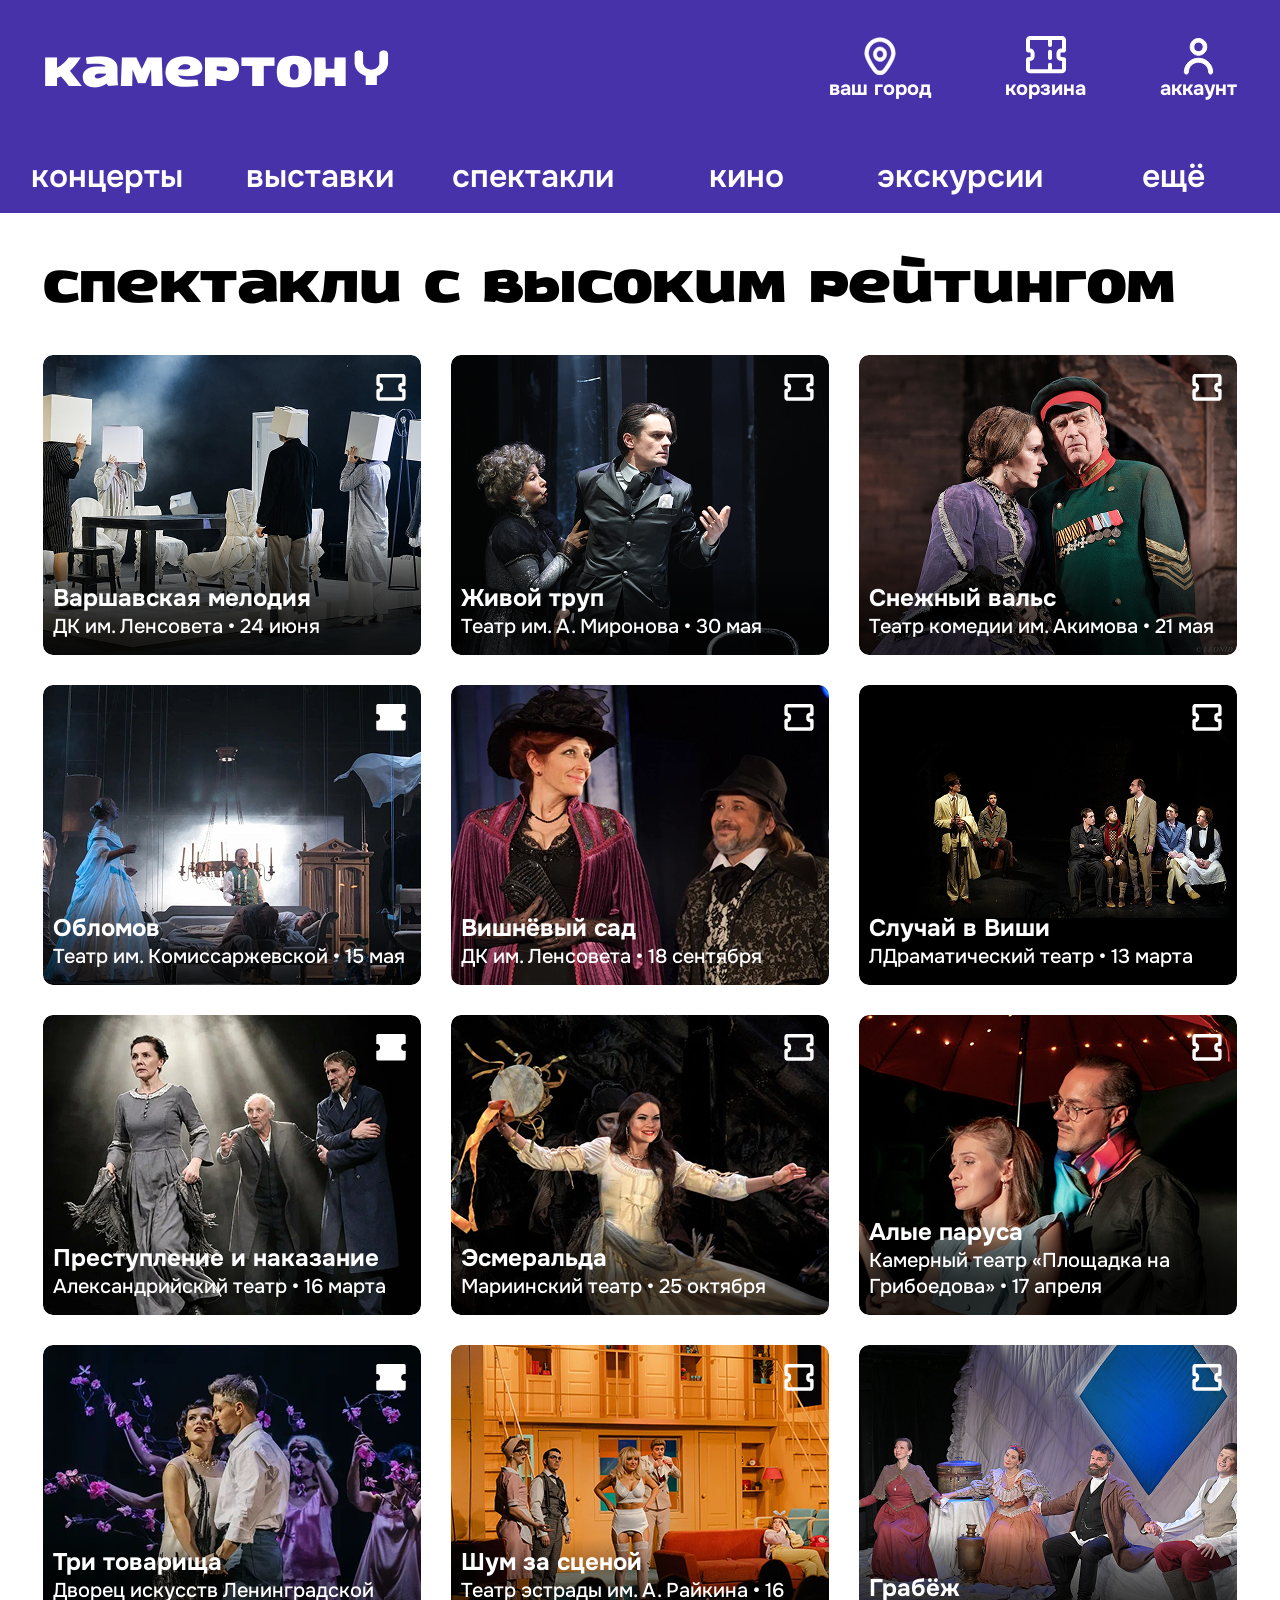
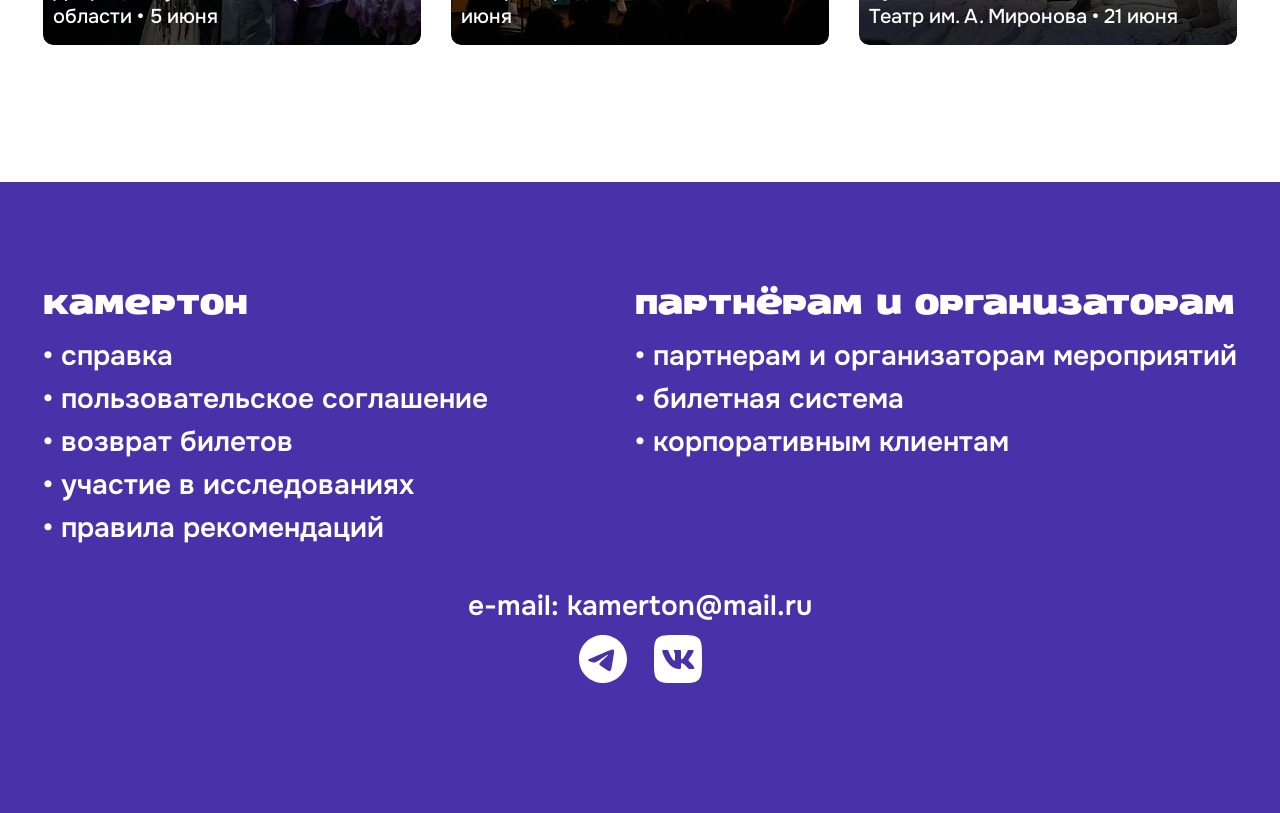
<file: html/filtered-catalog-spectacles.html>
<!DOCTYPE html>
<html lang="ru">

<head>
    <meta charset="UTF-8">
    <meta name="viewport" content="width=device-width, initial-scale=1.0">
    <title>Спектакли</title>
    <link rel="stylesheet" href="../css/reset.css">
    <link rel="stylesheet" href="../css/fonts.css">
    <link rel="stylesheet" href="../css/global.css">
    <link rel="stylesheet" href="../css/catalog-list.css">
</head>

<body>
    <!-- Шапка -->
    <header class="header">
        <div class="container">
            <div class="header__top">
                <h1 class="header__title">
                    <a class="header__logo" href="../index.html">
                        <div class="header__logo-text">камертон</div>
                        <div class="header__logo-image">
                            <img src="../img/logo.svg" alt="">
                        </div>

                    </a>
                </h1>
                <div class="header__top-links-group">
                    <a href="#" class="header__top-link white-link--with-icon">
                        <svg width="40" height="43" viewBox="0 0 40 43" fill="none" xmlns="http://www.w3.org/2000/svg">
                            <path
                                d="M19.9999 10.9058C18.6814 10.9058 17.3924 11.3322 16.2961 12.1311C15.1998 12.93 14.3453 14.0655 13.8407 15.394C13.3361 16.7225 13.2041 18.1844 13.4614 19.5947C13.7186 21.0051 14.3535 22.3006 15.2859 23.3174C16.2182 24.3342 17.4061 25.0266 18.6993 25.3072C19.9925 25.5877 21.333 25.4437 22.5511 24.8934C23.7693 24.3431 24.8105 23.4113 25.5431 22.2156C26.2756 21.02 26.6666 19.6143 26.6666 18.1763C26.6666 16.2481 25.9642 14.3988 24.714 13.0353C23.4637 11.6718 21.768 10.9058 19.9999 10.9058ZM19.9999 21.8116C19.3407 21.8116 18.6962 21.5984 18.148 21.1989C17.5999 20.7995 17.1726 20.2317 16.9203 19.5675C16.668 18.9032 16.602 18.1723 16.7306 17.4671C16.8593 16.762 17.1767 16.1142 17.6429 15.6058C18.1091 15.0974 18.703 14.7512 19.3496 14.6109C19.9962 14.4706 20.6664 14.5426 21.2755 14.8178C21.8846 15.0929 22.4052 15.5589 22.7715 16.1567C23.1378 16.7545 23.3333 17.4573 23.3333 18.1763C23.3333 19.1405 22.9821 20.0651 22.3569 20.7469C21.7318 21.4286 20.884 21.8116 19.9999 21.8116Z"
                                fill="white" stroke="white" stroke-width="0.5" />
                            <path
                                d="M20 1.77898C24.0462 1.77898 27.9256 3.41895 30.7852 6.33562C33.6444 9.25211 35.25 13.2064 35.25 17.3288C35.25 19.315 34.5109 21.8242 33.0732 24.8229C31.6334 27.8262 29.4821 31.3422 26.6348 35.3483C25.8802 36.4215 24.8838 37.2954 23.7295 37.8962C22.5749 38.4971 21.2957 38.8072 19.999 38.8005V38.7995C18.703 38.8059 17.4245 38.4968 16.2705 37.8962C15.1162 37.2954 14.1198 36.4215 13.3652 35.3483L12.3301 33.8688C9.99121 30.471 8.18667 27.4508 6.92676 24.8229C5.4891 21.8242 4.75001 19.315 4.75 17.3288C4.75 13.2064 6.35563 9.25211 9.21484 6.33562C12.0744 3.41895 15.9538 1.77898 20 1.77898ZM19.4307 5.6159C16.5918 5.76266 13.8979 6.97759 11.877 9.03875C9.72118 11.2376 8.50748 14.22 8.50391 17.3317C8.50391 18.7996 9.18668 20.9343 10.5303 23.6257C11.8693 26.3079 13.849 29.5131 16.4072 33.112L16.5674 33.3239C16.9557 33.8067 17.438 34.2029 17.9844 34.487C18.6088 34.8116 19.2996 34.9811 20 34.9811C20.7004 34.9811 21.3912 34.8116 22.0156 34.487C22.6399 34.1623 23.1804 33.6913 23.5928 33.112L24.5254 31.7809C26.6363 28.7199 28.2981 25.9725 29.4697 23.6257C30.8133 20.9343 31.4961 18.7996 31.4961 17.3317C31.4925 14.22 30.2788 11.2376 28.123 9.03875C25.9675 6.84023 23.0462 5.6039 20 5.60027L19.4307 5.6159Z"
                                fill="white" stroke="white" stroke-width="0.5" />
                        </svg>

                        <div>ваш город</div>
                    </a>
                    <a href="../html/cart.html" class="header__top-link white-link--with-icon">
                        <svg width="40" height="43" viewBox="0 0 40 43" fill="none" xmlns="http://www.w3.org/2000/svg">
                            <path
                                d="M36.9082 2.21778L37.8164 0.435897L37.8162 0.435772L36.9082 2.21778ZM37.7822 3.09181L39.5644 2.18415L39.5642 2.18383L37.7822 3.09181ZM38 5.19923H40H38ZM37.9727 14.3496L39.7543 15.2583L39.7547 15.2576L37.9727 14.3496ZM37.8633 14.459L38.7684 16.2425L38.7713 16.241L37.8633 14.459ZM36.3037 14.4863V16.4863V14.4863ZM34.8057 14.5586L34.3684 12.607L34.3684 12.607L34.8057 14.5586ZM32.5342 16.8301L30.5826 16.3928L30.5826 16.3928L32.5342 16.8301ZM32.4619 18.3281H30.4619H32.4619ZM32.7881 21.4922L31.0059 22.3998L31.0061 22.4002L32.7881 21.4922ZM34.0996 22.8037L33.1916 24.5857L33.1917 24.5858L34.0996 22.8037ZM37.2617 23.1309V25.1309V23.1309ZM37.8633 23.1582L38.7714 21.3762L38.7713 21.3762L37.8633 23.1582ZM37.9727 23.2666L39.7547 22.3586L39.7532 22.3558L37.9727 23.2666ZM38 23.5303H40V23.5303H38ZM37.7822 34.2051L39.5642 35.1132L39.5642 35.1131L37.7822 34.2051ZM36.9082 35.0791L37.8162 36.8611L37.8162 36.8611L36.9082 35.0791ZM5.2002 35.2969V33.2969V35.2969ZM3.0918 35.0791L2.18377 36.8611L2.18382 36.8611L3.0918 35.0791ZM2.21777 34.2051L0.43576 35.1131L0.435847 35.1132L2.21777 34.2051ZM2 23.4854H0V23.4854H2ZM2.01367 23.2998L0.12156 22.6518L0.120667 22.6544L2.01367 23.2998ZM2.16895 23.1436L1.52197 21.2511L1.52093 21.2515L2.16895 23.1436ZM2.35547 23.1309V25.1309V23.1309ZM4.58691 22.9688L5.23446 24.861L5.23493 24.8609L4.58691 22.9688ZM6.45312 21.1026L8.3452 21.7507L8.34524 21.7506L6.45312 21.1026ZM6.54297 16.8301L8.49458 16.3928L8.49458 16.3928L6.54297 16.8301ZM4.27148 14.5586L4.70887 12.607L4.70878 12.607L4.27148 14.5586ZM2.77344 14.4863V12.4863V14.4863ZM2.35547 14.4863V16.4863V14.4863ZM2.16895 14.4727L1.52078 16.3647L1.52093 16.3648L2.16895 14.4727ZM2.01367 14.3174L0.121559 14.9654L0.122535 14.9682L2.01367 14.3174ZM2 5.19923H0H2ZM2.21777 3.09181L0.43576 2.18383L0.435598 2.18415L2.21777 3.09181ZM3.0918 2.21778L2.18382 0.435772L2.18357 0.435897L3.0918 2.21778ZM5.2002 2.00001V4.00001V2.00001ZM34.7998 2.00001V4.00001C35.393 4.00001 35.7177 4.00151 35.9511 4.02054C36.1613 4.03768 36.1156 4.05858 36.0002 3.9998L36.9082 2.21778L37.8162 0.435772C37.273 0.159002 36.7331 0.0710204 36.2761 0.0337652C35.8423 -0.00159526 35.3267 1.14441e-05 34.7998 1.14441e-05V2.00001ZM36.9082 2.21778L36 3.99967L36.0002 3.99979L37.7822 3.09181L39.5642 2.18383C39.1807 1.43109 38.5686 0.819276 37.8164 0.435897L36.9082 2.21778ZM37.7822 3.09181L36 3.99947C35.9414 3.88439 35.9623 3.83886 35.9794 4.04874C35.9985 4.28192 36 4.60635 36 5.19923H38H40C40 4.67246 40.0016 4.15705 39.9662 3.72337C39.9289 3.26639 39.8409 2.72697 39.5644 2.18415L37.7822 3.09181ZM38 5.19923H36V14.0859H38H40V5.19923H38ZM38 14.0859H36C36 14.1252 35.9999 14.1387 35.9998 14.1466C35.9997 14.1546 35.9998 14.1286 36.0033 14.0864C36.01 14.0046 36.0369 13.7434 36.1906 13.4416L37.9727 14.3496L39.7547 15.2576C39.9357 14.9023 39.9762 14.5793 39.9898 14.4141C40.0015 14.2716 40 14.1237 40 14.0859H38ZM37.9727 14.3496L36.191 13.4409C36.3584 13.1127 36.6255 12.845 36.9553 12.677L37.8633 14.459L38.7713 16.241C39.1951 16.0251 39.5389 15.6806 39.7543 15.2583L37.9727 14.3496ZM37.8633 14.459L36.9582 12.6755C37.2588 12.5229 37.5186 12.4963 37.5994 12.4896C37.6414 12.4861 37.6672 12.486 37.6595 12.4862C37.6519 12.4863 37.6384 12.4863 37.5996 12.4863V14.4863V16.4863C37.6385 16.4863 37.7858 16.4878 37.9283 16.4761C38.0926 16.4625 38.4143 16.4222 38.7684 16.2425L37.8633 14.459ZM37.5996 14.4863V12.4863H36.3037V14.4863V16.4863H37.5996V14.4863ZM36.3037 14.4863V12.4863C35.6305 12.4863 34.9631 12.4738 34.3684 12.607L34.8057 14.5586L35.2429 16.5102C35.2357 16.5118 35.2784 16.5007 35.4588 16.4938C35.648 16.4866 35.8968 16.4863 36.3037 16.4863V14.4863ZM34.8057 14.5586L34.3684 12.607C32.4802 13.0301 31.0057 14.5047 30.5826 16.3928L32.5342 16.8301L34.4858 17.2674C34.5704 16.8898 34.8654 16.5948 35.243 16.5102L34.8057 14.5586ZM32.5342 16.8301L30.5826 16.3928C30.4493 16.9875 30.4619 17.6549 30.4619 18.3281H32.4619H34.4619C34.4619 17.9211 34.4622 17.6724 34.4694 17.4832C34.4762 17.3028 34.4874 17.2602 34.4858 17.2674L32.5342 16.8301ZM32.4619 18.3281H30.4619C30.4619 19.1355 30.4602 19.8615 30.509 20.4621C30.5597 21.0859 30.6747 21.7495 31.0059 22.3998L32.7881 21.4922L34.5703 20.5846C34.57 20.584 34.5678 20.5798 34.5642 20.5695C34.5603 20.5587 34.5539 20.5387 34.5463 20.5061C34.5301 20.4376 34.5111 20.3247 34.4959 20.138C34.4633 19.7373 34.4619 19.2022 34.4619 18.3281H32.4619ZM32.7881 21.4922L31.0061 22.4002C31.4854 23.341 32.2508 24.1064 33.1916 24.5857L34.0996 22.8037L35.0076 21.0217C34.8194 20.9258 34.666 20.7724 34.5701 20.5842L32.7881 21.4922ZM34.0996 22.8037L33.1917 24.5858C33.8414 24.9168 34.5043 25.0322 35.1282 25.0832C35.7289 25.1324 36.4545 25.1309 37.2617 25.1309V23.1309V21.1309C36.3888 21.1309 35.8542 21.1293 35.4543 21.0965C35.268 21.0813 35.1552 21.0622 35.0867 21.046C35.0541 21.0384 35.034 21.0319 35.0231 21.028C35.0127 21.0243 35.0083 21.0221 35.0075 21.0217L34.0996 22.8037ZM37.2617 23.1309V25.1309H37.5996V23.1309V21.1309H37.2617V23.1309ZM37.5996 23.1309V25.1309C37.6389 25.1309 37.6524 25.1309 37.6603 25.1311C37.6683 25.1312 37.6423 25.1311 37.6001 25.1276C37.5183 25.1209 37.2571 25.094 36.9553 24.9402L37.8633 23.1582L38.7713 21.3762C38.416 21.1952 38.093 21.1546 37.9277 21.141C37.7853 21.1293 37.6374 21.1309 37.5996 21.1309V23.1309ZM37.8633 23.1582L36.9552 24.9402C36.6406 24.7799 36.3669 24.5192 36.1921 24.1775L37.9727 23.2666L39.7532 22.3558C39.5305 21.9203 39.1798 21.5844 38.7714 21.3762L37.8633 23.1582ZM37.9727 23.2666L36.1906 24.1746C36.0367 23.8724 36.0099 23.611 36.0033 23.5299C35.9998 23.4877 35.9997 23.4618 35.9998 23.4698C35.9999 23.4776 36 23.4911 36 23.5303H38H40C40 23.4924 40.0015 23.3446 39.9898 23.2022C39.9763 23.0376 39.9359 22.7142 39.7547 22.3586L37.9727 23.2666ZM38 23.5303H36V32.0967H38H40V23.5303H38ZM38 32.0967H36C36 32.6899 35.9985 33.0146 35.9795 33.248C35.9623 33.4582 35.9414 33.4125 36.0002 33.2971L37.7822 34.2051L39.5642 35.1131C39.841 34.5699 39.929 34.03 39.9662 33.573C40.0016 33.1392 40 32.6236 40 32.0967H38ZM37.7822 34.2051L36.0003 33.2969L36.0002 33.2971L36.9082 35.0791L37.8162 36.8611C38.5688 36.4776 39.1807 35.8656 39.5642 35.1132L37.7822 34.2051ZM36.9082 35.0791L36.0002 33.2971C36.1156 33.2383 36.1613 33.2592 35.9511 33.2764C35.7177 33.2954 35.393 33.2969 34.7998 33.2969V35.2969V37.2969C35.3267 37.2969 35.8423 37.2985 36.2761 37.2631C36.7331 37.2259 37.273 37.1379 37.8162 36.8611L36.9082 35.0791ZM34.7998 35.2969V33.2969H5.2002V35.2969V37.2969H34.7998V35.2969ZM5.2002 35.2969V33.2969C4.60696 33.2969 4.28233 33.2954 4.04889 33.2764C3.83869 33.2592 3.88441 33.2383 3.99978 33.2971L3.0918 35.0791L2.18382 36.8611C2.72701 37.1379 3.26687 37.2259 3.72389 37.2631C4.15767 37.2985 4.67333 37.2969 5.2002 37.2969V35.2969ZM3.0918 35.0791L3.99983 33.2971L3.9997 33.2969L2.21777 34.2051L0.435847 35.1132C0.819271 35.8656 1.43115 36.4776 2.18377 36.8611L3.0918 35.0791ZM2.21777 34.2051L3.99979 33.2971C4.05857 33.4125 4.03766 33.4582 4.02053 33.248C4.0015 33.0146 4 32.6899 4 32.0967H2H0C0 32.6236 -0.0016067 33.1392 0.0337538 33.573C0.0710089 34.03 0.158991 34.5699 0.43576 35.1131L2.21777 34.2051ZM2 32.0967H4V23.4854H2H0V32.0967H2ZM2 23.4854H4C4 23.459 4.00004 23.45 4.0001 23.4456C4.00015 23.4411 4.00006 23.4596 3.99828 23.4896C3.99489 23.5465 3.98188 23.7246 3.90668 23.9452L2.01367 23.2998L0.120667 22.6544C0.0320585 22.9143 0.0122097 23.1365 0.00533915 23.252C-0.000698805 23.3535 0 23.4566 0 23.4854H2ZM2.01367 23.2998L3.90578 23.9478C3.73501 24.4465 3.3413 24.8561 2.81696 25.0357L2.16895 23.1436L1.52093 21.2515C0.850428 21.4811 0.342392 22.007 0.121562 22.6518L2.01367 23.2998ZM2.16895 23.1436L2.81592 25.036C2.58028 25.1166 2.39012 25.1272 2.34134 25.1296C2.31361 25.131 2.29697 25.131 2.30527 25.1309C2.3146 25.1308 2.3239 25.1309 2.35547 25.1309V23.1309V21.1309C2.33783 21.1309 2.2333 21.13 2.13932 21.1347C2.03155 21.1402 1.79697 21.1571 1.52197 21.2511L2.16895 23.1436ZM2.35547 23.1309V25.1309C3.36567 25.1309 4.36818 25.1575 5.23446 24.861L4.58691 22.9688L3.93937 21.0765C3.94721 21.0738 3.88579 21.0983 3.61856 21.1138C3.33714 21.13 2.96423 21.1309 2.35547 21.1309V23.1309ZM4.58691 22.9688L5.23493 24.8609C6.69653 24.3603 7.84463 23.212 8.3452 21.7507L6.45312 21.1026L4.56105 20.4544C4.46089 20.7468 4.2311 20.9766 3.9389 21.0767L4.58691 22.9688ZM6.45312 21.1026L8.34524 21.7506C8.6421 20.8838 8.61523 19.8803 8.61523 18.8701H6.61523H4.61523C4.61523 19.4794 4.6144 19.8525 4.59818 20.1341C4.58278 20.4015 4.55824 20.4627 4.56101 20.4545L6.45312 21.1026ZM6.61523 18.8701H8.61523V18.3281H6.61523H4.61523V18.8701H6.61523ZM6.61523 18.3281H8.61523C8.61523 17.6549 8.62782 16.9875 8.49458 16.3928L6.54297 16.8301L4.59136 17.2674C4.58975 17.2602 4.6009 17.3028 4.60777 17.4832C4.61497 17.6724 4.61523 17.9212 4.61523 18.3281H6.61523ZM6.54297 16.8301L8.49458 16.3928C8.07149 14.5046 6.59681 13.0301 4.70887 12.607L4.27148 14.5586L3.8341 16.5102C4.21181 16.5948 4.50677 16.8899 4.59136 17.2674L6.54297 16.8301ZM4.27148 14.5586L4.70878 12.607C4.1141 12.4737 3.44664 12.4863 2.77344 12.4863V14.4863V16.4863C3.18042 16.4863 3.42919 16.4866 3.61837 16.4938C3.79873 16.5007 3.84138 16.5118 3.83419 16.5102L4.27148 14.5586ZM2.77344 14.4863V12.4863H2.35547V14.4863V16.4863H2.77344V14.4863ZM2.35547 14.4863V12.4863C2.32867 12.4863 2.3195 12.4863 2.31464 12.4862C2.30972 12.4862 2.32797 12.4863 2.35759 12.488C2.41258 12.4912 2.59319 12.5039 2.81696 12.5806L2.16895 14.4727L1.52093 16.3648C1.78408 16.4549 2.00907 16.4744 2.12303 16.4811C2.22409 16.4871 2.32733 16.4863 2.35547 16.4863V14.4863ZM2.16895 14.4727L2.81711 12.5806C3.33069 12.7565 3.73018 13.1591 3.90481 13.6665L2.01367 14.3174L0.122535 14.9682C0.347345 15.6215 0.8613 16.1388 1.52078 16.3647L2.16895 14.4727ZM2.01367 14.3174L3.90578 13.6694C3.98242 13.8932 3.99511 14.0738 3.99834 14.1287C4.00008 14.1584 4.00015 14.1766 4.0001 14.1717C4.00004 14.1668 4 14.1577 4 14.1309H2H0C0 14.159 -0.000716209 14.2623 0.00522053 14.3633C0.0119147 14.4773 0.0314382 14.7023 0.121562 14.9654L2.01367 14.3174ZM2 14.1309H4V5.19923H2H0V14.1309H2ZM2 5.19923H4C4 4.60635 4.00153 4.28192 4.02057 4.04874C4.03769 3.83886 4.05856 3.88439 3.99995 3.99947L2.21777 3.09181L0.435598 2.18415C0.159138 2.72697 0.0711151 3.26639 0.03382 3.72337C-0.00157309 4.15705 0 4.67246 0 5.19923H2ZM2.21777 3.09181L3.99979 3.99979L4.00002 3.99967L3.0918 2.21778L2.18357 0.435897C1.4314 0.819276 0.819301 1.43109 0.43576 2.18383L2.21777 3.09181ZM3.0918 2.21778L3.99978 3.9998C3.88441 4.05858 3.83869 4.03768 4.04889 4.02054C4.28233 4.00151 4.60696 4.00001 5.2002 4.00001V2.00001V1.14441e-05C4.67333 1.14441e-05 4.15767 -0.00159526 3.72389 0.0337652C3.26687 0.0710204 2.72701 0.159002 2.18382 0.435772L3.0918 2.21778ZM5.2002 2.00001V4.00001H34.7998V2.00001V1.14441e-05H5.2002V2.00001Z"
                                fill="white" />
                            <path d="M24 15.862V21.9489" stroke="white" stroke-width="4" stroke-linecap="round" />
                            <path d="M24 3.86196V8.93443" stroke="white" stroke-width="4" stroke-linecap="round" />
                            <path d="M24 28.862V33.9344" stroke="white" stroke-width="4" stroke-linecap="round" />
                        </svg>

                        <div>корзина</div>
                    </a>
                    <div class="header__popup-container">
                        <a href="#" class="header__top-link white-link--with-icon">
                            <svg width="39" height="43" viewBox="0 0 39 43" fill="none"
                                xmlns="http://www.w3.org/2000/svg">
                                <path
                                    d="M16.321 3.10899C17.8386 2.47131 19.5094 2.30431 21.1208 2.6295C22.7322 2.95472 24.2116 3.75715 25.3718 4.93419C26.5319 6.11119 27.3207 7.61034 27.6404 9.24083C27.96 10.8713 27.7959 12.561 27.1687 14.0973C26.5414 15.6337 25.479 16.9484 24.114 17.8736C22.8342 18.7412 21.3428 19.23 19.8074 19.2877L19.4998 19.2936C17.297 19.2913 15.186 18.4027 13.6306 16.8248C12.0754 15.2471 11.2021 13.1086 11.2 10.8805L11.2058 10.569C11.2626 9.01586 11.7425 7.50625 12.5964 6.20958C13.5075 4.82627 14.8037 3.74666 16.321 3.10899ZM19.4998 6.10509C18.2556 6.10514 17.0614 6.60684 16.1794 7.50157C15.2972 8.39659 14.7996 9.61168 14.7996 10.8805C14.7996 11.8265 15.0762 12.7512 15.5935 13.5367C16.1108 14.3221 16.8459 14.933 17.7039 15.2936C18.5617 15.654 19.5056 15.7477 20.4158 15.5641C21.326 15.3803 22.1633 14.9266 22.821 14.2594C23.4788 13.592 23.9273 12.7407 24.1091 11.8131C24.291 10.8854 24.1982 9.92379 23.8416 9.0504C23.4849 8.17703 22.881 7.43167 22.1082 6.90782C21.3355 6.38411 20.4276 6.10509 19.4998 6.10509Z"
                                    fill="white" stroke="white" />
                                <path
                                    d="M19.5005 22.25L19.8511 22.2549C23.472 22.3465 26.9269 23.7929 29.4976 26.3076C32.1513 28.9037 33.6457 32.4263 33.6499 36.1025V36.1035C33.6498 36.6331 33.4345 37.1387 33.0552 37.5098C32.6762 37.8804 32.1646 38.0869 31.6333 38.0869C31.102 38.0869 30.5904 37.8805 30.2114 37.5098C29.8321 37.1387 29.6168 36.6331 29.6167 36.1035C29.6167 33.4853 28.5536 30.972 26.6577 29.1172C24.7614 27.2621 22.187 26.2179 19.5005 26.2178C16.8139 26.2178 14.2387 27.262 12.3423 29.1172C10.4465 30.972 9.3833 33.4854 9.3833 36.1035C9.38323 36.6331 9.16789 37.1387 8.78857 37.5098C8.40959 37.8805 7.89799 38.0869 7.3667 38.0869C6.8354 38.0869 6.3238 37.8805 5.94482 37.5098C5.56551 37.1387 5.35017 36.6331 5.3501 36.1035V36.1025L5.35498 35.7588C5.44889 32.2073 6.93152 28.8227 9.50244 26.3076C12.1559 23.7119 15.7516 22.2541 19.4995 22.25H19.5005Z"
                                    fill="white" stroke="white" />
                            </svg>

                            <div>аккаунт</div>

                        </a>
                        <div class="header__popup hidden">
                            <div class="header__popup__profile">
                                <a href="../html/profile.html" class="header__popup__profile__picture">
                                    <img src="../img/image 33.png" alt="">
                                </a>
                                <div class="header__popup__profile__info">
                                    <a href="../html/profile.html" class="header__popup__text">
                                        женя лукашин
                                    </a>
                                    <a class="violet-link" href="mailto: whereismymind@mail.ru">
                                        whereismymind@mail.ru
                                    </a>
                                </div>
                            </div>
                            <div class="header__popup__content">
                                <a href="#" class="header__popup__link">
                                    <span class="header__popup__icon">
                                        <svg width="21" height="23" viewBox="0 0 21 23" fill="none"
                                            xmlns="http://www.w3.org/2000/svg">
                                            <path
                                                d="M10.5 5.75C9.80777 5.75 9.13108 5.97482 8.55551 6.39603C7.97993 6.81725 7.53133 7.41593 7.26642 8.11638C7.00152 8.81683 6.9322 9.58759 7.06725 10.3312C7.2023 11.0748 7.53564 11.7578 8.02513 12.2939C8.51461 12.83 9.13825 13.1951 9.81719 13.343C10.4961 13.4909 11.1999 13.415 11.8394 13.1249C12.4789 12.8347 13.0256 12.3434 13.4101 11.713C13.7947 11.0826 14 10.3415 14 9.58333C14 8.56667 13.6313 7.59165 12.9749 6.87276C12.3185 6.15387 11.4283 5.75 10.5 5.75ZM10.5 11.5C10.1539 11.5 9.81554 11.3876 9.52775 11.177C9.23997 10.9664 9.01567 10.667 8.88321 10.3168C8.75076 9.96658 8.7161 9.58121 8.78363 9.20941C8.85115 8.83761 9.01782 8.4961 9.26257 8.22805C9.50731 7.96 9.81913 7.77745 10.1586 7.70349C10.4981 7.62954 10.8499 7.6675 11.1697 7.81256C11.4895 7.95763 11.7628 8.2033 11.9551 8.51849C12.1474 8.83368 12.25 9.20425 12.25 9.58333C12.25 10.0917 12.0656 10.5792 11.7374 10.9386C11.4093 11.2981 10.9641 11.5 10.5 11.5Z"
                                                fill="#6F5DBC" stroke="#6F5DBC" stroke-width="0.3" />
                                            <path
                                                d="M10.5 0.919434C12.6295 0.919434 14.6711 1.78636 16.1758 3.32764C17.6803 4.86876 18.5253 6.95828 18.5254 9.13623C18.5254 10.1873 18.1351 11.5132 17.3799 13.0952C16.7179 14.4818 15.7702 16.0748 14.542 17.8667L13.999 18.647C13.6012 19.2153 13.0757 19.6783 12.4668 19.9966C11.8579 20.3148 11.183 20.4787 10.499 20.4751V20.4741C9.81565 20.4774 9.1416 20.3146 8.5332 19.9966C8.00046 19.7181 7.53161 19.3287 7.15625 18.855L7.00098 18.647C5.50593 16.5344 4.37661 14.6798 3.62012 13.0952C2.8649 11.5132 2.47461 10.1873 2.47461 9.13623C2.47468 6.95828 3.31972 4.86876 4.82422 3.32764C6.3289 1.78636 8.37048 0.919434 10.5 0.919434ZM10.2021 2.979C8.7167 3.05611 7.30678 3.69449 6.24902 4.77783C5.12062 5.93371 4.48525 7.50202 4.4834 9.13818L4.4873 9.28662C4.52911 10.0492 4.88387 11.1189 5.54492 12.4487C6.24736 13.8618 7.28621 15.5508 8.62891 17.4478C8.84377 17.7509 9.12603 17.9977 9.45117 18.1675C9.77618 18.3371 10.1356 18.4253 10.5 18.4253C10.8644 18.4253 11.2238 18.3371 11.5488 18.1675C11.874 17.9977 12.1562 17.7509 12.3711 17.4478C13.7138 15.5508 14.7526 13.8618 15.4551 12.4487C16.1602 11.0302 16.5166 9.90779 16.5166 9.13818L16.5088 8.83252C16.4334 7.30779 15.8089 5.86151 14.751 4.77783C13.6227 3.62231 12.0939 2.9731 10.5 2.97119L10.2021 2.979Z"
                                                fill="#6F5DBC" stroke="#6F5DBC" stroke-width="0.3" />
                                        </svg>
                                    </span>
                                    <span class="header__popup__text">Санкт-Петербург</span>
                                </a>
                                <a href="#" class="header__popup__link">
                                    <span class="header__popup__icon">
                                        <svg width="19" height="19" viewBox="0 0 19 19" fill="none"
                                            xmlns="http://www.w3.org/2000/svg">
                                            <path
                                                d="M12.2707 9.49984C12.2707 11.0301 11.0301 12.2707 9.49984 12.2707C7.96955 12.2707 6.729 11.0301 6.729 9.49984C6.729 7.96955 7.96955 6.729 9.49984 6.729C11.0301 6.729 12.2707 7.96955 12.2707 9.49984Z"
                                                stroke="#6F5DBC" stroke-width="2.2" />
                                            <path
                                                d="M16.4594 7.24534C17.0977 8.34559 17.4168 8.89564 17.4168 9.5C17.4168 10.1044 17.0977 10.6544 16.4594 11.7547L14.9365 14.3797C14.3007 15.4755 13.9828 16.0235 13.46 16.3242C12.9373 16.625 12.3028 16.625 11.0339 16.625H7.96647C6.69752 16.625 6.06306 16.625 5.5403 16.3242C5.01754 16.0235 4.69965 15.4755 4.06388 14.3797L2.54095 11.7547C1.90265 10.6544 1.5835 10.1044 1.5835 9.5C1.5835 8.89564 1.90265 8.34559 2.54095 7.24533L4.06388 4.62033C4.69965 3.52447 5.01754 2.97654 5.5403 2.67577C6.06306 2.375 6.69752 2.375 7.96647 2.375H11.0339C12.3028 2.375 12.9373 2.375 13.46 2.67577C13.9828 2.97654 14.3007 3.52448 14.9365 4.62034L16.4594 7.24534Z"
                                                stroke="#6F5DBC" stroke-width="2.2" />
                                        </svg>
                                    </span>
                                    <span class="header__popup__text">Настройки</span>
                                </a>
                                <a href="#" class="header__popup__link">
                                    <span class="header__popup__icon">
                                        <svg width="24" height="24" viewBox="0 0 24 24" fill="none"
                                            xmlns="http://www.w3.org/2000/svg">
                                            <path
                                                d="M10 5L9.44787 5.19487C7.29889 5.95333 6.2244 6.33257 5.6122 7.19785C5 8.06313 5 9.20258 5 11.4815V13.5185C5 15.7974 5 16.9368 5.6122 17.8022C6.2244 18.6674 7.29889 19.0467 9.44787 19.8052L10 20"
                                                stroke="#6F5DBC" stroke-width="2.2" stroke-linecap="round" />
                                            <path
                                                d="M18.2856 12.5714L8.00002 12.7857M15.4285 9.14286L18.2856 12.5714L15.4285 16"
                                                stroke="#6F5DBC" stroke-width="2.2" stroke-linecap="round"
                                                stroke-linejoin="round" />
                                        </svg>

                                    </span>
                                    <span class="header__popup__text">Выход</span>
                                </a>
                            </div>
                            <div class="header__popup__content">
                                <a href="#" class="header__popup__link">
                                    <span class="header__popup__icon">
                                        <svg width="17" height="14" viewBox="0 0 17 14" fill="none"
                                            xmlns="http://www.w3.org/2000/svg">
                                            <path
                                                d="M13.0001 1L16 5L13.0001 9M16 5H3.61803C3.2116 5 2.81074 5.09463 2.44721 5.27639C1.56027 5.71987 1 6.6264 1 7.61803V10.382C1 11.3736 1.56027 12.2801 2.44721 12.7236C2.81074 12.9054 3.2116 13 3.61803 13H10"
                                                stroke="#6F5DBC" stroke-width="2" stroke-linecap="round"
                                                stroke-linejoin="round" />
                                        </svg>
                                    </span>
                                    <span class="header__popup__text">Вернуть билет</span>
                                </a>
                                <a href="../html/questions.html" class="header__popup__link">
                                    <span class="header__popup__icon">
                                        <svg width="17" height="18" viewBox="0 0 17 18" fill="none"
                                            xmlns="http://www.w3.org/2000/svg"
                                            xmlns:xlink="http://www.w3.org/1999/xlink">
                                            <rect x="5" y="3" width="7" height="12" fill="url(#pattern0_605_248)" />
                                            <rect x="1.1" y="1.1" width="14.8" height="15.8" rx="3.9" stroke="#8475C6"
                                                stroke-width="2.2" />
                                            <defs>
                                                <pattern id="pattern0_605_248" patternContentUnits="objectBoundingBox"
                                                    width="1" height="1">
                                                    <use xlink:href="#image0_605_248"
                                                        transform="matrix(0.00585937 0 0 0.00351562 -1 -0.4)" />
                                                </pattern>
                                                <image id="image0_605_248" width="512" height="512"
                                                    preserveAspectRatio="none"
                                                    xlink:href="[data-uri]" />
                                            </defs>
                                        </svg>
                                    </span>
                                    <span class="header__popup__text">Частые вопросы</span>
                                </a>
                                <a href="#" class="header__popup__link">
                                    <span class="header__popup__icon">
                                        <svg width="21" height="20" viewBox="0 0 21 20" fill="none"
                                            xmlns="http://www.w3.org/2000/svg">
                                            <path
                                                d="M16.4062 2.25C17.1648 2.25 17.8946 2.5367 18.4346 3.05078C18.975 3.56546 19.2812 4.26661 19.2812 5V13.125C19.2812 13.8584 18.975 14.5595 18.4346 15.0742C17.8946 15.5883 17.1648 15.875 16.4062 15.875H6.15527L3.18555 18.1367C3.05223 18.238 2.89253 18.3003 2.72559 18.3184C2.55881 18.3363 2.38968 18.3098 2.2373 18.2402C2.08465 18.1704 1.95365 18.0595 1.86133 17.9199C1.76899 17.7803 1.719 17.6174 1.71875 17.4502V5C1.71875 4.26661 2.02502 3.56546 2.56543 3.05078C3.10539 2.5367 3.83524 2.25 4.59375 2.25H16.4062ZM4.59375 4C4.30815 4 4.03631 4.10792 3.83789 4.29688C3.63988 4.48546 3.53125 4.73883 3.53125 5V15.6445L5.45801 14.1758L5.52539 14.125H16.4062C16.6919 14.125 16.9637 14.0171 17.1621 13.8281C17.3601 13.6395 17.4687 13.3862 17.4688 13.125V5C17.4688 4.73883 17.3601 4.48546 17.1621 4.29688C16.9637 4.10792 16.6919 4 16.4062 4H4.59375Z"
                                                fill="#8475C6" stroke="#8475C6" stroke-width="0.5" />
                                            <path
                                                d="M14.25 9.59961C14.517 9.59961 14.7451 9.6552 14.9082 9.79102C15.0766 9.93131 15.1504 10.1356 15.1504 10.375C15.1504 10.6144 15.0766 10.8187 14.9082 10.959C14.7451 11.0948 14.517 11.1504 14.25 11.1504H6.75C6.48297 11.1504 6.2549 11.0948 6.0918 10.959C5.92344 10.8187 5.84961 10.6144 5.84961 10.375C5.84961 10.1356 5.92344 9.93131 6.0918 9.79102C6.2549 9.6552 6.48297 9.59961 6.75 9.59961H14.25ZM14.25 5.84961C14.517 5.84961 14.7451 5.9052 14.9082 6.04102C15.0766 6.18131 15.1504 6.38563 15.1504 6.625C15.1504 6.86437 15.0766 7.06869 14.9082 7.20898C14.7451 7.3448 14.517 7.40039 14.25 7.40039H6.75C6.48297 7.40039 6.2549 7.3448 6.0918 7.20898C5.92344 7.06869 5.84961 6.86437 5.84961 6.625C5.84961 6.38563 5.92344 6.18131 6.0918 6.04102C6.2549 5.9052 6.48297 5.84961 6.75 5.84961H14.25Z"
                                                fill="#8475C6" stroke="#8475C6" stroke-width="0.3" />
                                        </svg>
                                    </span>
                                    <span class="header__popup__text">Чат с поддержкой</span>
                                </a>
                            </div>
                        </div>
                    </div>

                </div>
            </div>
        </div>

        <nav class="header__bottom">
            <a href="../html/filtered-catalog.html" class="header__bottom-link button--violet">концерты</a>
            <a href="#" class="header__bottom-link button--violet">выставки</a>
            <a href="../html/filtered-catalog-spectacles.html" class="header__bottom-link button--violet">спектакли</a>
            <a href="#" class="header__bottom-link button--violet">кино</a>
            <a href="#" class="header__bottom-link button--violet">экскурсии</a>
            <a href="#" class="header__bottom-link button--violet">ещё</a>
        </nav>
    </header>
    <!-- Основной контент -->
    <main>
        <!-- Каталог -->
        <section class="catalog__list">
            <div class="container">
                <h3 class="section-title">спектакли с высоким рейтингом</h3>
                <ul class="event-list">
                    <li class="event-list__item">
                        <div class="ticket-icon-container">
                            <input type="checkbox" name="ticketCheckbox" class="ticket-checkbox">
                            <img src="../img/ticket-empty.svg" alt="">
                        </div>
                        <a class="event-list__link" href="">
                            <img class="event-list__item__img" src="../img/1s.png" alt="">
                            <p class="event-list__item__title">Варшавская мелодия</p>
                            <p class="event-list__item__info">ДК им. Ленсовета • 24 июня</p>
                        </a>
                    </li>
                    <li class="event-list__item">
                        <div class="ticket-icon-container">
                            <input type="checkbox" name="ticketCheckbox" class="ticket-checkbox">
                            <img src="../img/ticket-empty.svg" alt="">
                        </div>
                        <a class="event-list__link" href="#">
                            <img class="event-list__item__img" src="../img/2s.png" alt="">
                            <p class="event-list__item__title">Живой труп</p>
                            <p class="event-list__item__info">Театр им. А. Миронова • 30 мая</p>
                        </a>
                    </li>
                    <li class="event-list__item">
                        <div class="ticket-icon-container">
                            <input type="checkbox" name="ticketCheckbox" class="ticket-checkbox">
                            <img src="../img/ticket-empty.svg" alt="">
                        </div>
                        <a class="event-list__link" href="">
                            <img class="event-list__item__img" src="../img/3s.png" alt="">
                            <p class="event-list__item__title">Снежный вальс</p>
                            <p class="event-list__item__info">Театр комедии им. Акимова • 21 мая</p>
                        </a>
                    </li>
                    <li class="event-list__item">
                        <div class="ticket-icon-container">
                            <input type="checkbox" name="ticketCheckbox" class="ticket-checkbox" checked>
                            <img src="../img/ticket-empty.svg" alt="">
                        </div>
                        <a class="event-list__link" href="">
                            <img class="event-list__item__img" src="../img/4s.png" alt="">
                            <p class="event-list__item__title">Обломов</p>
                            <p class="event-list__item__info">Театр им. Комиссаржевской • 15 мая</p>
                        </a>
                    </li>
                    <li class="event-list__item">
                        <div class="ticket-icon-container">
                            <input type="checkbox" name="ticketCheckbox" class="ticket-checkbox">
                            <img src="../img/ticket-empty.svg" alt="">
                        </div>
                        <a class="event-list__link" href="">
                            <img class="event-list__item__img" src="../img/5s.png" alt="">
                            <p class="event-list__item__title">Вишнёвый сад</p>
                            <p class="event-list__item__info">ДК им. Ленсовета • 18 сентября</p>
                        </a>
                    </li>
                    <li class="event-list__item">
                        <div class="ticket-icon-container">
                            <input type="checkbox" name="ticketCheckbox" class="ticket-checkbox">
                            <img src="../img/ticket-empty.svg" alt="">
                        </div>
                        <a class="event-list__link" href="">
                            <img class="event-list__item__img" src="../img/6s.png" alt="">
                            <p class="event-list__item__title">Случай в Виши</p>
                            <p class="event-list__item__info">ЛДраматический театр • 13 марта</p>
                        </a>
                    </li>
                    <li class="event-list__item">
                        <div class="ticket-icon-container">
                            <input type="checkbox" name="ticketCheckbox" class="ticket-checkbox" checked>
                            <img src="../img/ticket-empty.svg" alt="">
                        </div>
                        <a class="event-list__link" href="">
                            <img class="event-list__item__img" src="../img/7s.png" alt="">
                            <p class="event-list__item__title">Преступление и наказание</p>
                            <p class="event-list__item__info">Александрийский театр • 16 марта</p>
                        </a>
                    </li>
                    <li class="event-list__item">
                        <div class="ticket-icon-container">
                            <input type="checkbox" name="ticketCheckbox" class="ticket-checkbox">
                            <img src="../img/ticket-empty.svg" alt="">
                        </div>
                        <a class="event-list__link" href="">
                            <img class="event-list__item__img" src="../img/8s.png" alt="">
                            <p class="event-list__item__title">Эсмеральда</p>
                            <p class="event-list__item__info">Мариинский театр • 25 октября</p>
                        </a>
                    </li>
                    <li class="event-list__item">
                        <div class="ticket-icon-container">
                            <input type="checkbox" name="ticketCheckbox" class="ticket-checkbox">
                            <img src="../img/ticket-empty.svg" alt="">
                        </div>
                        <a class="event-list__link" href="">
                            <img class="event-list__item__img" src="../img/9s.png" alt="">
                            <p class="event-list__item__title">Алые паруса</p>
                            <p class="event-list__item__info">Камерный театр «Площадка на Грибоедова» • 17 апреля</p>
                        </a>
                    </li>
                    <li class="event-list__item">
                        <div class="ticket-icon-container">
                            <input type="checkbox" name="ticketCheckbox" class="ticket-checkbox" checked>
                            <img src="../img/ticket-empty.svg" alt="">
                        </div>
                        <a class="event-list__link" href="">
                            <img class="event-list__item__img" src="../img/10s.png" alt="">
                            <p class="event-list__item__title">Три товарища</p>
                            <p class="event-list__item__info">Дворец искусств Ленинградской области • 5 июня</p>
                        </a>
                    </li>
                    <li class="event-list__item">
                        <div class="ticket-icon-container">
                            <input type="checkbox" name="ticketCheckbox" class="ticket-checkbox">
                            <img src="../img/ticket-empty.svg" alt="">
                        </div>
                        <a class="event-list__link" href="">
                            <img class="event-list__item__img" src="../img/11s.png" alt="">
                            <p class="event-list__item__title">Шум за сценой</p>
                            <p class="event-list__item__info">Театр эстрады им. А. Райкина • 16 июня</p>
                        </a>
                    </li>
                    <li class="event-list__item">
                        <div class="ticket-icon-container">
                            <input type="checkbox" name="ticketCheckbox" class="ticket-checkbox">
                            <img src="../img/ticket-empty.svg" alt="">
                        </div>
                        <a class="event-list__link" href="">
                            <img class="event-list__item__img" src="../img/12s.png" alt="">
                            <p class="event-list__item__title">Грабёж</p>
                            <p class="event-list__item__info">Театр им. А. Миронова • 21 июня</p>
                        </a>

                    </li>
                </ul>
            </div>
        </section>
    </main>
    <!-- ПОдвал -->
    <footer class="footer">
        <div class="container">
            <div class="footer__top">
                <div>
                    <p class="footer__top__title">камертон</p>
                    <ul class="footer__top__links-list">
                        <li class="footer__top__link"><a class="white-link--underline" href="#">• справка</a></li>
                        <li class="footer__top__link"><a class="white-link--underline" href="#">• пользовательское
                                соглашение</a></li>
                        <li class="footer__top__link"><a class="white-link--underline" href="#">• возврат билетов</a>
                        </li>
                        <li class="footer__top__link"><a class="white-link--underline" href="#">• участие в
                                исследованиях</a></li>
                        <li class="footer__top__link"><a class="white-link--underline" href="#">• правила
                                рекомендаций</a></li>
                    </ul>
                </div>
                <div>
                    <p class="footer__top__title">партнёрам и организаторам</p>
                    <ul class="footer__top__links-list">
                        <li class="footer__top__link"><a class="white-link--underline" href="#">• партнерам и
                                организаторам
                                мероприятий</a>
                        </li>
                        <li class="footer__top__link"><a class="white-link--underline" href="#">• билетная система</a>
                        </li>
                        <li class="footer__top__link"><a class="white-link--underline" href="#">• корпоративным
                                клиентам</a></li>
                    </ul>
                </div>
            </div>
            <div class="footer__bottom">
                <a class="footer__bottom__mail white-link" href="mailto:kamerton@mail.ru">e-mail:
                    kamerton@mail.ru</a>
                <div class="footer__bottom__social-group">
                    <a class="footer__bottom__social-link" href="">
                        <svg width="48" height="48" viewBox="0 0 48 48" fill="none" xmlns="http://www.w3.org/2000/svg">
                            <g clip-path="url(#clip0_278_27)">
                                <path fill-rule="evenodd" clip-rule="evenodd"
                                    d="M24 0C10.746 0 0 10.746 0 24C0 37.254 10.746 48 24 48C37.254 48 48 37.254 48 24C48 10.746 37.254 0 24 0ZM35.124 16.322C34.764 20.116 33.2 29.326 32.406 33.576C32.07 35.376 31.406 35.978 30.766 36.036C29.372 36.164 28.314 35.114 26.964 34.23C24.852 32.846 23.658 31.984 21.608 30.632C19.238 29.07 20.774 28.212 22.124 26.81C22.478 26.442 28.618 20.856 28.738 20.35C28.752 20.286 28.768 20.05 28.626 19.926C28.484 19.802 28.278 19.844 28.13 19.878C27.918 19.926 24.544 22.156 18.006 26.568C17.048 27.226 16.18 27.546 15.402 27.53C14.546 27.512 12.898 27.046 11.672 26.646C10.17 26.158 8.974 25.898 9.078 25.07C9.132 24.638 9.726 24.196 10.862 23.744C17.858 20.696 22.524 18.686 24.858 17.714C31.524 14.942 32.908 14.46 33.812 14.444C34.944 14.428 35.216 15.362 35.124 16.322Z"
                                    fill="white" />
                            </g>
                            <defs>
                                <clipPath id="clip0_278_27">
                                    <rect width="48" height="48" fill="white" />
                                </clipPath>
                            </defs>
                        </svg>
                    </a>
                    <a class="footer__bottom__social-link" href="">
                        <svg width="48" height="48" viewBox="0 0 48 48" fill="none" xmlns="http://www.w3.org/2000/svg">
                            <g clip-path="url(#clip0_278_30)">
                                <path
                                    d="M44.632 3.368C41.264 0 35.842 0 25 0H23C12.158 0 6.736 0 3.368 3.368C0 6.736 0 12.158 0 23V25C0 35.842 0 41.262 3.368 44.632C6.736 48.002 12.158 48 23 48H25C35.842 48 41.262 48 44.632 44.632C48 41.264 48 35.842 48 25V23C48 12.158 48 6.736 44.632 3.368ZM39.006 34H35.506C34.172 34 33.78 32.936 31.406 30.562C29.328 28.56 28.438 28.3 27.92 28.3C27.214 28.3 27.004 28.5 27.004 29.5V32.638C27.004 33.498 26.73 34 24.504 34C20.796 34 16.72 31.748 13.826 27.596C9.486 21.514 8.3 16.916 8.3 15.99C8.3 15.47 8.5 15 9.5 15H13.002C13.896 15 14.232 15.392 14.568 16.36C16.28 21.346 19.168 25.704 20.354 25.704C20.798 25.704 21.002 25.498 21.002 24.37V19.216C20.872 16.844 19.61 16.648 19.61 15.804C19.61 15.414 19.944 15 20.5 15H26.002C26.744 15 27.002 15.396 27.002 16.286V23.22C27.002 23.96 27.324 24.22 27.546 24.22C27.992 24.22 28.362 23.96 29.178 23.144C31.7 20.326 33.48 15.988 33.48 15.988C33.704 15.468 34.112 14.998 35.004 14.998H38.504C39.562 14.998 39.786 15.542 39.562 16.284C39.116 18.324 34.852 24.33 34.852 24.33C34.48 24.924 34.332 25.22 34.852 25.888C35.224 26.408 36.446 27.446 37.262 28.41C38.766 30.102 39.9 31.528 40.216 32.512C40.508 33.5 40.006 34 39.006 34Z"
                                    fill="white" />
                            </g>
                            <defs>
                                <clipPath id="clip0_278_30">
                                    <rect width="48" height="48" fill="white" />
                                </clipPath>
                            </defs>
                        </svg>
                    </a>
                </div>
            </div>
        </div>

    </footer>

    <script src="../script/checkbox.js"></script>
    <script src="../script/popup.js"></script>
</body>

</html>
</file>
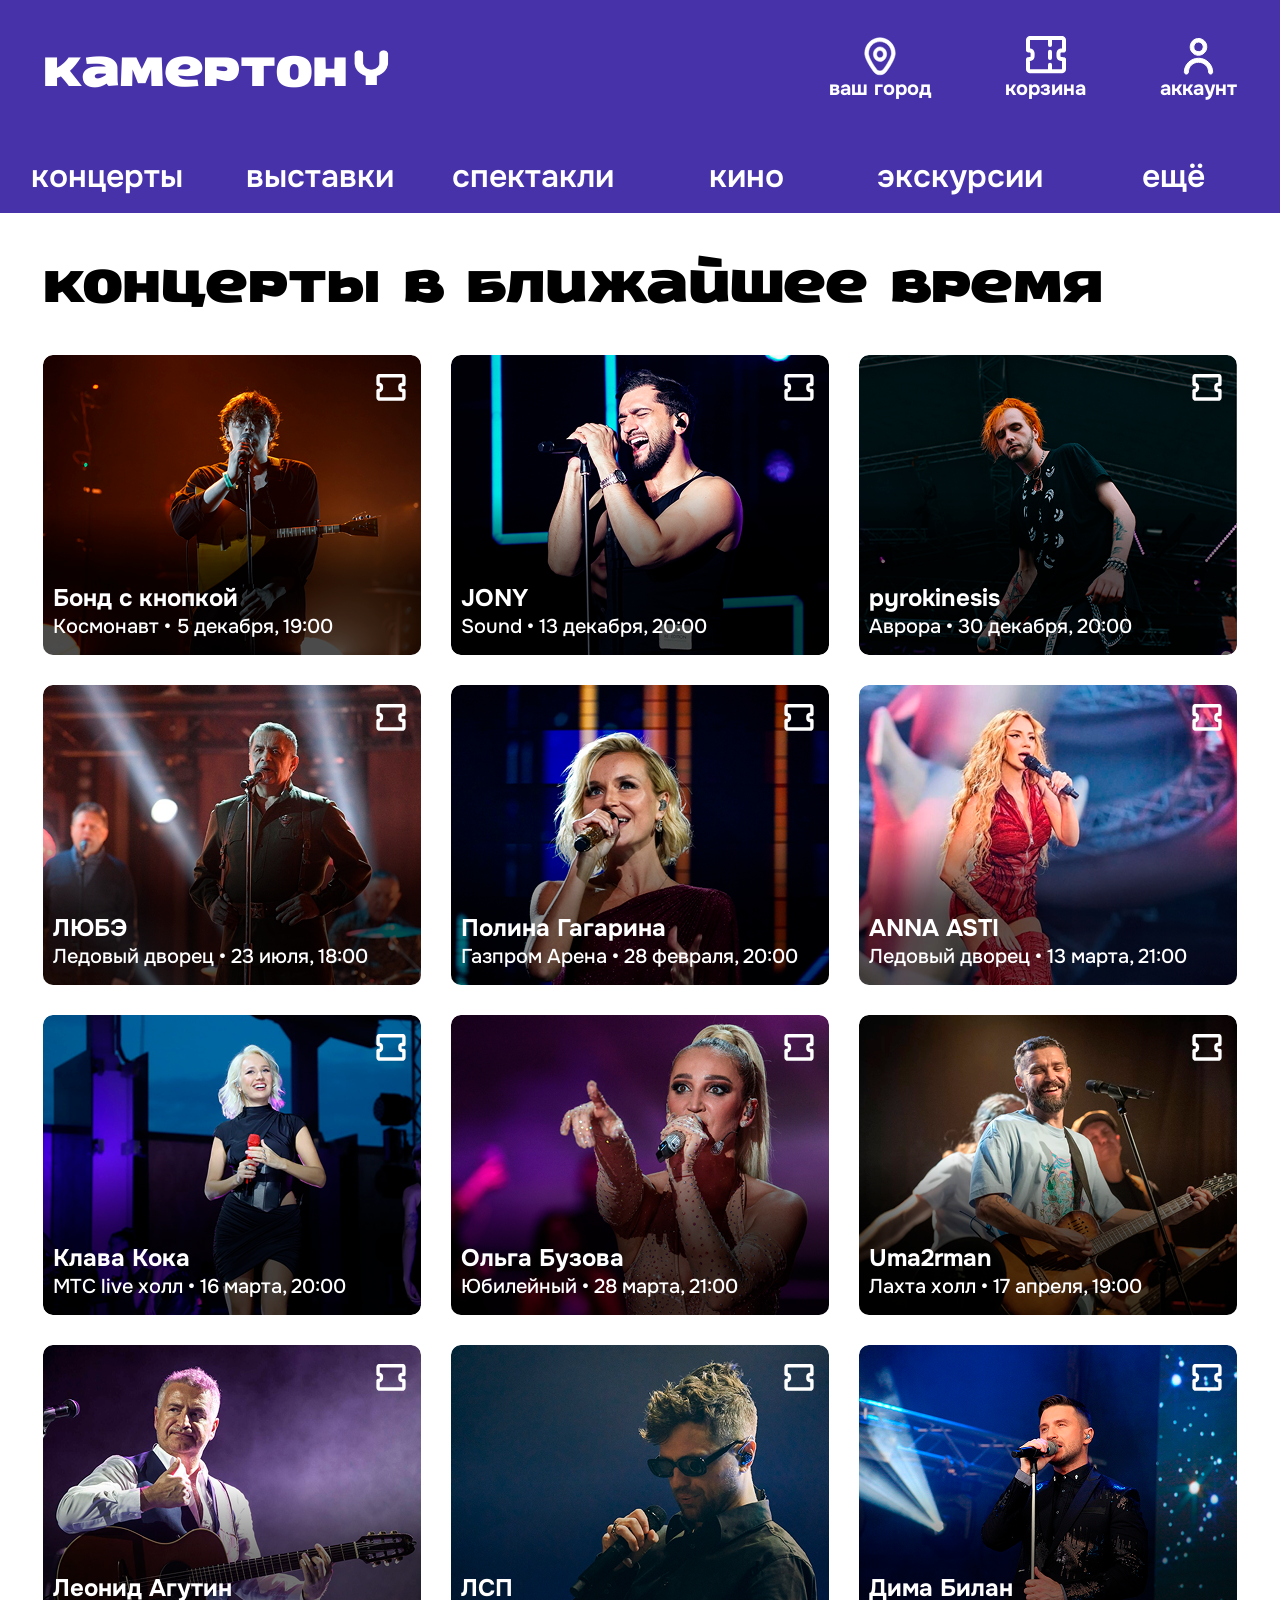
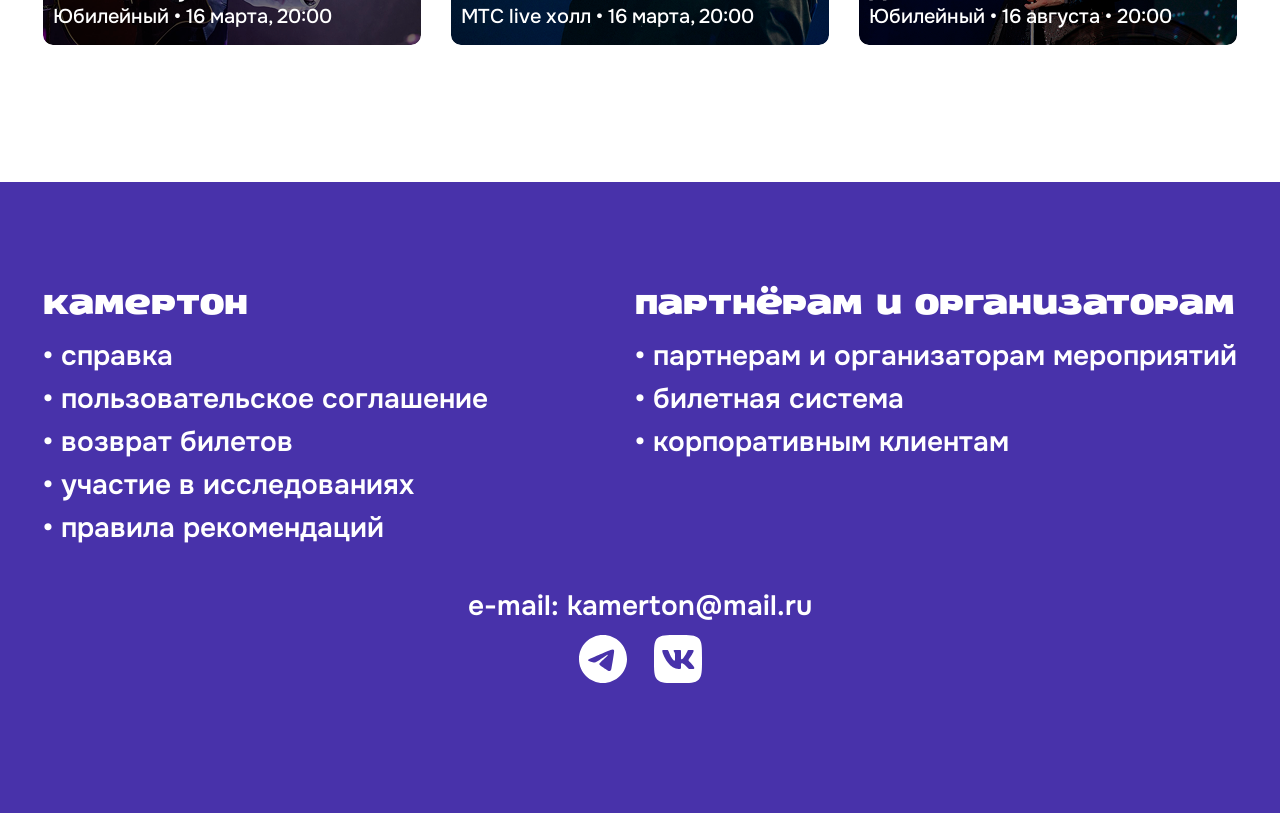
<file: html/filtered-catalog.html>
<!DOCTYPE html>
<html lang="ru">

<head>
    <meta charset="UTF-8">
    <meta name="viewport" content="width=device-width, initial-scale=1.0">
    <title>Концерты</title>
    <link rel="stylesheet" href="../css/reset.css">
    <link rel="stylesheet" href="../css/fonts.css">
    <link rel="stylesheet" href="../css/global.css">
    <link rel="stylesheet" href="../css/catalog-list.css">
</head>

<body>
    <!-- Шапка -->
    <header class="header">
        <div class="container">
            <div class="header__top">
                <h1 class="header__title">
                    <a class="header__logo" href="../index.html">
                        <div class="header__logo-text">камертон</div>
                        <div class="header__logo-image">
                            <img src="../img/logo.svg" alt="">
                        </div>

                    </a>
                </h1>
                <div class="header__top-links-group">
                    <a href="#" class="header__top-link white-link--with-icon">
                        <svg width="40" height="43" viewBox="0 0 40 43" fill="none" xmlns="http://www.w3.org/2000/svg">
                            <path
                                d="M19.9999 10.9058C18.6814 10.9058 17.3924 11.3322 16.2961 12.1311C15.1998 12.93 14.3453 14.0655 13.8407 15.394C13.3361 16.7225 13.2041 18.1844 13.4614 19.5947C13.7186 21.0051 14.3535 22.3006 15.2859 23.3174C16.2182 24.3342 17.4061 25.0266 18.6993 25.3072C19.9925 25.5877 21.333 25.4437 22.5511 24.8934C23.7693 24.3431 24.8105 23.4113 25.5431 22.2156C26.2756 21.02 26.6666 19.6143 26.6666 18.1763C26.6666 16.2481 25.9642 14.3988 24.714 13.0353C23.4637 11.6718 21.768 10.9058 19.9999 10.9058ZM19.9999 21.8116C19.3407 21.8116 18.6962 21.5984 18.148 21.1989C17.5999 20.7995 17.1726 20.2317 16.9203 19.5675C16.668 18.9032 16.602 18.1723 16.7306 17.4671C16.8593 16.762 17.1767 16.1142 17.6429 15.6058C18.1091 15.0974 18.703 14.7512 19.3496 14.6109C19.9962 14.4706 20.6664 14.5426 21.2755 14.8178C21.8846 15.0929 22.4052 15.5589 22.7715 16.1567C23.1378 16.7545 23.3333 17.4573 23.3333 18.1763C23.3333 19.1405 22.9821 20.0651 22.3569 20.7469C21.7318 21.4286 20.884 21.8116 19.9999 21.8116Z"
                                fill="white" stroke="white" stroke-width="0.5" />
                            <path
                                d="M20 1.77898C24.0462 1.77898 27.9256 3.41895 30.7852 6.33562C33.6444 9.25211 35.25 13.2064 35.25 17.3288C35.25 19.315 34.5109 21.8242 33.0732 24.8229C31.6334 27.8262 29.4821 31.3422 26.6348 35.3483C25.8802 36.4215 24.8838 37.2954 23.7295 37.8962C22.5749 38.4971 21.2957 38.8072 19.999 38.8005V38.7995C18.703 38.8059 17.4245 38.4968 16.2705 37.8962C15.1162 37.2954 14.1198 36.4215 13.3652 35.3483L12.3301 33.8688C9.99121 30.471 8.18667 27.4508 6.92676 24.8229C5.4891 21.8242 4.75001 19.315 4.75 17.3288C4.75 13.2064 6.35563 9.25211 9.21484 6.33562C12.0744 3.41895 15.9538 1.77898 20 1.77898ZM19.4307 5.6159C16.5918 5.76266 13.8979 6.97759 11.877 9.03875C9.72118 11.2376 8.50748 14.22 8.50391 17.3317C8.50391 18.7996 9.18668 20.9343 10.5303 23.6257C11.8693 26.3079 13.849 29.5131 16.4072 33.112L16.5674 33.3239C16.9557 33.8067 17.438 34.2029 17.9844 34.487C18.6088 34.8116 19.2996 34.9811 20 34.9811C20.7004 34.9811 21.3912 34.8116 22.0156 34.487C22.6399 34.1623 23.1804 33.6913 23.5928 33.112L24.5254 31.7809C26.6363 28.7199 28.2981 25.9725 29.4697 23.6257C30.8133 20.9343 31.4961 18.7996 31.4961 17.3317C31.4925 14.22 30.2788 11.2376 28.123 9.03875C25.9675 6.84023 23.0462 5.6039 20 5.60027L19.4307 5.6159Z"
                                fill="white" stroke="white" stroke-width="0.5" />
                        </svg>

                        <div>ваш город</div>
                    </a>
                    <a href="../html/cart.html" class="header__top-link white-link--with-icon">
                        <svg width="40" height="43" viewBox="0 0 40 43" fill="none" xmlns="http://www.w3.org/2000/svg">
                            <path
                                d="M36.9082 2.21778L37.8164 0.435897L37.8162 0.435772L36.9082 2.21778ZM37.7822 3.09181L39.5644 2.18415L39.5642 2.18383L37.7822 3.09181ZM38 5.19923H40H38ZM37.9727 14.3496L39.7543 15.2583L39.7547 15.2576L37.9727 14.3496ZM37.8633 14.459L38.7684 16.2425L38.7713 16.241L37.8633 14.459ZM36.3037 14.4863V16.4863V14.4863ZM34.8057 14.5586L34.3684 12.607L34.3684 12.607L34.8057 14.5586ZM32.5342 16.8301L30.5826 16.3928L30.5826 16.3928L32.5342 16.8301ZM32.4619 18.3281H30.4619H32.4619ZM32.7881 21.4922L31.0059 22.3998L31.0061 22.4002L32.7881 21.4922ZM34.0996 22.8037L33.1916 24.5857L33.1917 24.5858L34.0996 22.8037ZM37.2617 23.1309V25.1309V23.1309ZM37.8633 23.1582L38.7714 21.3762L38.7713 21.3762L37.8633 23.1582ZM37.9727 23.2666L39.7547 22.3586L39.7532 22.3558L37.9727 23.2666ZM38 23.5303H40V23.5303H38ZM37.7822 34.2051L39.5642 35.1132L39.5642 35.1131L37.7822 34.2051ZM36.9082 35.0791L37.8162 36.8611L37.8162 36.8611L36.9082 35.0791ZM5.2002 35.2969V33.2969V35.2969ZM3.0918 35.0791L2.18377 36.8611L2.18382 36.8611L3.0918 35.0791ZM2.21777 34.2051L0.43576 35.1131L0.435847 35.1132L2.21777 34.2051ZM2 23.4854H0V23.4854H2ZM2.01367 23.2998L0.12156 22.6518L0.120667 22.6544L2.01367 23.2998ZM2.16895 23.1436L1.52197 21.2511L1.52093 21.2515L2.16895 23.1436ZM2.35547 23.1309V25.1309V23.1309ZM4.58691 22.9688L5.23446 24.861L5.23493 24.8609L4.58691 22.9688ZM6.45312 21.1026L8.3452 21.7507L8.34524 21.7506L6.45312 21.1026ZM6.54297 16.8301L8.49458 16.3928L8.49458 16.3928L6.54297 16.8301ZM4.27148 14.5586L4.70887 12.607L4.70878 12.607L4.27148 14.5586ZM2.77344 14.4863V12.4863V14.4863ZM2.35547 14.4863V16.4863V14.4863ZM2.16895 14.4727L1.52078 16.3647L1.52093 16.3648L2.16895 14.4727ZM2.01367 14.3174L0.121559 14.9654L0.122535 14.9682L2.01367 14.3174ZM2 5.19923H0H2ZM2.21777 3.09181L0.43576 2.18383L0.435598 2.18415L2.21777 3.09181ZM3.0918 2.21778L2.18382 0.435772L2.18357 0.435897L3.0918 2.21778ZM5.2002 2.00001V4.00001V2.00001ZM34.7998 2.00001V4.00001C35.393 4.00001 35.7177 4.00151 35.9511 4.02054C36.1613 4.03768 36.1156 4.05858 36.0002 3.9998L36.9082 2.21778L37.8162 0.435772C37.273 0.159002 36.7331 0.0710204 36.2761 0.0337652C35.8423 -0.00159526 35.3267 1.14441e-05 34.7998 1.14441e-05V2.00001ZM36.9082 2.21778L36 3.99967L36.0002 3.99979L37.7822 3.09181L39.5642 2.18383C39.1807 1.43109 38.5686 0.819276 37.8164 0.435897L36.9082 2.21778ZM37.7822 3.09181L36 3.99947C35.9414 3.88439 35.9623 3.83886 35.9794 4.04874C35.9985 4.28192 36 4.60635 36 5.19923H38H40C40 4.67246 40.0016 4.15705 39.9662 3.72337C39.9289 3.26639 39.8409 2.72697 39.5644 2.18415L37.7822 3.09181ZM38 5.19923H36V14.0859H38H40V5.19923H38ZM38 14.0859H36C36 14.1252 35.9999 14.1387 35.9998 14.1466C35.9997 14.1546 35.9998 14.1286 36.0033 14.0864C36.01 14.0046 36.0369 13.7434 36.1906 13.4416L37.9727 14.3496L39.7547 15.2576C39.9357 14.9023 39.9762 14.5793 39.9898 14.4141C40.0015 14.2716 40 14.1237 40 14.0859H38ZM37.9727 14.3496L36.191 13.4409C36.3584 13.1127 36.6255 12.845 36.9553 12.677L37.8633 14.459L38.7713 16.241C39.1951 16.0251 39.5389 15.6806 39.7543 15.2583L37.9727 14.3496ZM37.8633 14.459L36.9582 12.6755C37.2588 12.5229 37.5186 12.4963 37.5994 12.4896C37.6414 12.4861 37.6672 12.486 37.6595 12.4862C37.6519 12.4863 37.6384 12.4863 37.5996 12.4863V14.4863V16.4863C37.6385 16.4863 37.7858 16.4878 37.9283 16.4761C38.0926 16.4625 38.4143 16.4222 38.7684 16.2425L37.8633 14.459ZM37.5996 14.4863V12.4863H36.3037V14.4863V16.4863H37.5996V14.4863ZM36.3037 14.4863V12.4863C35.6305 12.4863 34.9631 12.4738 34.3684 12.607L34.8057 14.5586L35.2429 16.5102C35.2357 16.5118 35.2784 16.5007 35.4588 16.4938C35.648 16.4866 35.8968 16.4863 36.3037 16.4863V14.4863ZM34.8057 14.5586L34.3684 12.607C32.4802 13.0301 31.0057 14.5047 30.5826 16.3928L32.5342 16.8301L34.4858 17.2674C34.5704 16.8898 34.8654 16.5948 35.243 16.5102L34.8057 14.5586ZM32.5342 16.8301L30.5826 16.3928C30.4493 16.9875 30.4619 17.6549 30.4619 18.3281H32.4619H34.4619C34.4619 17.9211 34.4622 17.6724 34.4694 17.4832C34.4762 17.3028 34.4874 17.2602 34.4858 17.2674L32.5342 16.8301ZM32.4619 18.3281H30.4619C30.4619 19.1355 30.4602 19.8615 30.509 20.4621C30.5597 21.0859 30.6747 21.7495 31.0059 22.3998L32.7881 21.4922L34.5703 20.5846C34.57 20.584 34.5678 20.5798 34.5642 20.5695C34.5603 20.5587 34.5539 20.5387 34.5463 20.5061C34.5301 20.4376 34.5111 20.3247 34.4959 20.138C34.4633 19.7373 34.4619 19.2022 34.4619 18.3281H32.4619ZM32.7881 21.4922L31.0061 22.4002C31.4854 23.341 32.2508 24.1064 33.1916 24.5857L34.0996 22.8037L35.0076 21.0217C34.8194 20.9258 34.666 20.7724 34.5701 20.5842L32.7881 21.4922ZM34.0996 22.8037L33.1917 24.5858C33.8414 24.9168 34.5043 25.0322 35.1282 25.0832C35.7289 25.1324 36.4545 25.1309 37.2617 25.1309V23.1309V21.1309C36.3888 21.1309 35.8542 21.1293 35.4543 21.0965C35.268 21.0813 35.1552 21.0622 35.0867 21.046C35.0541 21.0384 35.034 21.0319 35.0231 21.028C35.0127 21.0243 35.0083 21.0221 35.0075 21.0217L34.0996 22.8037ZM37.2617 23.1309V25.1309H37.5996V23.1309V21.1309H37.2617V23.1309ZM37.5996 23.1309V25.1309C37.6389 25.1309 37.6524 25.1309 37.6603 25.1311C37.6683 25.1312 37.6423 25.1311 37.6001 25.1276C37.5183 25.1209 37.2571 25.094 36.9553 24.9402L37.8633 23.1582L38.7713 21.3762C38.416 21.1952 38.093 21.1546 37.9277 21.141C37.7853 21.1293 37.6374 21.1309 37.5996 21.1309V23.1309ZM37.8633 23.1582L36.9552 24.9402C36.6406 24.7799 36.3669 24.5192 36.1921 24.1775L37.9727 23.2666L39.7532 22.3558C39.5305 21.9203 39.1798 21.5844 38.7714 21.3762L37.8633 23.1582ZM37.9727 23.2666L36.1906 24.1746C36.0367 23.8724 36.0099 23.611 36.0033 23.5299C35.9998 23.4877 35.9997 23.4618 35.9998 23.4698C35.9999 23.4776 36 23.4911 36 23.5303H38H40C40 23.4924 40.0015 23.3446 39.9898 23.2022C39.9763 23.0376 39.9359 22.7142 39.7547 22.3586L37.9727 23.2666ZM38 23.5303H36V32.0967H38H40V23.5303H38ZM38 32.0967H36C36 32.6899 35.9985 33.0146 35.9795 33.248C35.9623 33.4582 35.9414 33.4125 36.0002 33.2971L37.7822 34.2051L39.5642 35.1131C39.841 34.5699 39.929 34.03 39.9662 33.573C40.0016 33.1392 40 32.6236 40 32.0967H38ZM37.7822 34.2051L36.0003 33.2969L36.0002 33.2971L36.9082 35.0791L37.8162 36.8611C38.5688 36.4776 39.1807 35.8656 39.5642 35.1132L37.7822 34.2051ZM36.9082 35.0791L36.0002 33.2971C36.1156 33.2383 36.1613 33.2592 35.9511 33.2764C35.7177 33.2954 35.393 33.2969 34.7998 33.2969V35.2969V37.2969C35.3267 37.2969 35.8423 37.2985 36.2761 37.2631C36.7331 37.2259 37.273 37.1379 37.8162 36.8611L36.9082 35.0791ZM34.7998 35.2969V33.2969H5.2002V35.2969V37.2969H34.7998V35.2969ZM5.2002 35.2969V33.2969C4.60696 33.2969 4.28233 33.2954 4.04889 33.2764C3.83869 33.2592 3.88441 33.2383 3.99978 33.2971L3.0918 35.0791L2.18382 36.8611C2.72701 37.1379 3.26687 37.2259 3.72389 37.2631C4.15767 37.2985 4.67333 37.2969 5.2002 37.2969V35.2969ZM3.0918 35.0791L3.99983 33.2971L3.9997 33.2969L2.21777 34.2051L0.435847 35.1132C0.819271 35.8656 1.43115 36.4776 2.18377 36.8611L3.0918 35.0791ZM2.21777 34.2051L3.99979 33.2971C4.05857 33.4125 4.03766 33.4582 4.02053 33.248C4.0015 33.0146 4 32.6899 4 32.0967H2H0C0 32.6236 -0.0016067 33.1392 0.0337538 33.573C0.0710089 34.03 0.158991 34.5699 0.43576 35.1131L2.21777 34.2051ZM2 32.0967H4V23.4854H2H0V32.0967H2ZM2 23.4854H4C4 23.459 4.00004 23.45 4.0001 23.4456C4.00015 23.4411 4.00006 23.4596 3.99828 23.4896C3.99489 23.5465 3.98188 23.7246 3.90668 23.9452L2.01367 23.2998L0.120667 22.6544C0.0320585 22.9143 0.0122097 23.1365 0.00533915 23.252C-0.000698805 23.3535 0 23.4566 0 23.4854H2ZM2.01367 23.2998L3.90578 23.9478C3.73501 24.4465 3.3413 24.8561 2.81696 25.0357L2.16895 23.1436L1.52093 21.2515C0.850428 21.4811 0.342392 22.007 0.121562 22.6518L2.01367 23.2998ZM2.16895 23.1436L2.81592 25.036C2.58028 25.1166 2.39012 25.1272 2.34134 25.1296C2.31361 25.131 2.29697 25.131 2.30527 25.1309C2.3146 25.1308 2.3239 25.1309 2.35547 25.1309V23.1309V21.1309C2.33783 21.1309 2.2333 21.13 2.13932 21.1347C2.03155 21.1402 1.79697 21.1571 1.52197 21.2511L2.16895 23.1436ZM2.35547 23.1309V25.1309C3.36567 25.1309 4.36818 25.1575 5.23446 24.861L4.58691 22.9688L3.93937 21.0765C3.94721 21.0738 3.88579 21.0983 3.61856 21.1138C3.33714 21.13 2.96423 21.1309 2.35547 21.1309V23.1309ZM4.58691 22.9688L5.23493 24.8609C6.69653 24.3603 7.84463 23.212 8.3452 21.7507L6.45312 21.1026L4.56105 20.4544C4.46089 20.7468 4.2311 20.9766 3.9389 21.0767L4.58691 22.9688ZM6.45312 21.1026L8.34524 21.7506C8.6421 20.8838 8.61523 19.8803 8.61523 18.8701H6.61523H4.61523C4.61523 19.4794 4.6144 19.8525 4.59818 20.1341C4.58278 20.4015 4.55824 20.4627 4.56101 20.4545L6.45312 21.1026ZM6.61523 18.8701H8.61523V18.3281H6.61523H4.61523V18.8701H6.61523ZM6.61523 18.3281H8.61523C8.61523 17.6549 8.62782 16.9875 8.49458 16.3928L6.54297 16.8301L4.59136 17.2674C4.58975 17.2602 4.6009 17.3028 4.60777 17.4832C4.61497 17.6724 4.61523 17.9212 4.61523 18.3281H6.61523ZM6.54297 16.8301L8.49458 16.3928C8.07149 14.5046 6.59681 13.0301 4.70887 12.607L4.27148 14.5586L3.8341 16.5102C4.21181 16.5948 4.50677 16.8899 4.59136 17.2674L6.54297 16.8301ZM4.27148 14.5586L4.70878 12.607C4.1141 12.4737 3.44664 12.4863 2.77344 12.4863V14.4863V16.4863C3.18042 16.4863 3.42919 16.4866 3.61837 16.4938C3.79873 16.5007 3.84138 16.5118 3.83419 16.5102L4.27148 14.5586ZM2.77344 14.4863V12.4863H2.35547V14.4863V16.4863H2.77344V14.4863ZM2.35547 14.4863V12.4863C2.32867 12.4863 2.3195 12.4863 2.31464 12.4862C2.30972 12.4862 2.32797 12.4863 2.35759 12.488C2.41258 12.4912 2.59319 12.5039 2.81696 12.5806L2.16895 14.4727L1.52093 16.3648C1.78408 16.4549 2.00907 16.4744 2.12303 16.4811C2.22409 16.4871 2.32733 16.4863 2.35547 16.4863V14.4863ZM2.16895 14.4727L2.81711 12.5806C3.33069 12.7565 3.73018 13.1591 3.90481 13.6665L2.01367 14.3174L0.122535 14.9682C0.347345 15.6215 0.8613 16.1388 1.52078 16.3647L2.16895 14.4727ZM2.01367 14.3174L3.90578 13.6694C3.98242 13.8932 3.99511 14.0738 3.99834 14.1287C4.00008 14.1584 4.00015 14.1766 4.0001 14.1717C4.00004 14.1668 4 14.1577 4 14.1309H2H0C0 14.159 -0.000716209 14.2623 0.00522053 14.3633C0.0119147 14.4773 0.0314382 14.7023 0.121562 14.9654L2.01367 14.3174ZM2 14.1309H4V5.19923H2H0V14.1309H2ZM2 5.19923H4C4 4.60635 4.00153 4.28192 4.02057 4.04874C4.03769 3.83886 4.05856 3.88439 3.99995 3.99947L2.21777 3.09181L0.435598 2.18415C0.159138 2.72697 0.0711151 3.26639 0.03382 3.72337C-0.00157309 4.15705 0 4.67246 0 5.19923H2ZM2.21777 3.09181L3.99979 3.99979L4.00002 3.99967L3.0918 2.21778L2.18357 0.435897C1.4314 0.819276 0.819301 1.43109 0.43576 2.18383L2.21777 3.09181ZM3.0918 2.21778L3.99978 3.9998C3.88441 4.05858 3.83869 4.03768 4.04889 4.02054C4.28233 4.00151 4.60696 4.00001 5.2002 4.00001V2.00001V1.14441e-05C4.67333 1.14441e-05 4.15767 -0.00159526 3.72389 0.0337652C3.26687 0.0710204 2.72701 0.159002 2.18382 0.435772L3.0918 2.21778ZM5.2002 2.00001V4.00001H34.7998V2.00001V1.14441e-05H5.2002V2.00001Z"
                                fill="white" />
                            <path d="M24 15.862V21.9489" stroke="white" stroke-width="4" stroke-linecap="round" />
                            <path d="M24 3.86196V8.93443" stroke="white" stroke-width="4" stroke-linecap="round" />
                            <path d="M24 28.862V33.9344" stroke="white" stroke-width="4" stroke-linecap="round" />
                        </svg>

                        <div>корзина</div>
                    </a>
                    <div class="header__popup-container">
                        <a href="#" class="header__top-link white-link--with-icon">
                            <svg width="39" height="43" viewBox="0 0 39 43" fill="none"
                                xmlns="http://www.w3.org/2000/svg">
                                <path
                                    d="M16.321 3.10899C17.8386 2.47131 19.5094 2.30431 21.1208 2.6295C22.7322 2.95472 24.2116 3.75715 25.3718 4.93419C26.5319 6.11119 27.3207 7.61034 27.6404 9.24083C27.96 10.8713 27.7959 12.561 27.1687 14.0973C26.5414 15.6337 25.479 16.9484 24.114 17.8736C22.8342 18.7412 21.3428 19.23 19.8074 19.2877L19.4998 19.2936C17.297 19.2913 15.186 18.4027 13.6306 16.8248C12.0754 15.2471 11.2021 13.1086 11.2 10.8805L11.2058 10.569C11.2626 9.01586 11.7425 7.50625 12.5964 6.20958C13.5075 4.82627 14.8037 3.74666 16.321 3.10899ZM19.4998 6.10509C18.2556 6.10514 17.0614 6.60684 16.1794 7.50157C15.2972 8.39659 14.7996 9.61168 14.7996 10.8805C14.7996 11.8265 15.0762 12.7512 15.5935 13.5367C16.1108 14.3221 16.8459 14.933 17.7039 15.2936C18.5617 15.654 19.5056 15.7477 20.4158 15.5641C21.326 15.3803 22.1633 14.9266 22.821 14.2594C23.4788 13.592 23.9273 12.7407 24.1091 11.8131C24.291 10.8854 24.1982 9.92379 23.8416 9.0504C23.4849 8.17703 22.881 7.43167 22.1082 6.90782C21.3355 6.38411 20.4276 6.10509 19.4998 6.10509Z"
                                    fill="white" stroke="white" />
                                <path
                                    d="M19.5005 22.25L19.8511 22.2549C23.472 22.3465 26.9269 23.7929 29.4976 26.3076C32.1513 28.9037 33.6457 32.4263 33.6499 36.1025V36.1035C33.6498 36.6331 33.4345 37.1387 33.0552 37.5098C32.6762 37.8804 32.1646 38.0869 31.6333 38.0869C31.102 38.0869 30.5904 37.8805 30.2114 37.5098C29.8321 37.1387 29.6168 36.6331 29.6167 36.1035C29.6167 33.4853 28.5536 30.972 26.6577 29.1172C24.7614 27.2621 22.187 26.2179 19.5005 26.2178C16.8139 26.2178 14.2387 27.262 12.3423 29.1172C10.4465 30.972 9.3833 33.4854 9.3833 36.1035C9.38323 36.6331 9.16789 37.1387 8.78857 37.5098C8.40959 37.8805 7.89799 38.0869 7.3667 38.0869C6.8354 38.0869 6.3238 37.8805 5.94482 37.5098C5.56551 37.1387 5.35017 36.6331 5.3501 36.1035V36.1025L5.35498 35.7588C5.44889 32.2073 6.93152 28.8227 9.50244 26.3076C12.1559 23.7119 15.7516 22.2541 19.4995 22.25H19.5005Z"
                                    fill="white" stroke="white" />
                            </svg>

                            <div>аккаунт</div>

                        </a>
                        <div class="header__popup hidden">
                            <div class="header__popup__profile">
                                <a href="../html/profile.html" class="header__popup__profile__picture">
                                    <img src="../img/image 33.png" alt="">
                                </a>
                                <div class="header__popup__profile__info">
                                    <a href="../html/profile.html" class="header__popup__text">
                                        женя лукашин
                                    </a>
                                    <a class="violet-link" href="mailto: whereismymind@mail.ru">
                                        whereismymind@mail.ru
                                    </a>
                                </div>
                            </div>
                            <div class="header__popup__content">
                                <a href="#" class="header__popup__link">
                                    <span class="header__popup__icon">
                                        <svg width="21" height="23" viewBox="0 0 21 23" fill="none"
                                            xmlns="http://www.w3.org/2000/svg">
                                            <path
                                                d="M10.5 5.75C9.80777 5.75 9.13108 5.97482 8.55551 6.39603C7.97993 6.81725 7.53133 7.41593 7.26642 8.11638C7.00152 8.81683 6.9322 9.58759 7.06725 10.3312C7.2023 11.0748 7.53564 11.7578 8.02513 12.2939C8.51461 12.83 9.13825 13.1951 9.81719 13.343C10.4961 13.4909 11.1999 13.415 11.8394 13.1249C12.4789 12.8347 13.0256 12.3434 13.4101 11.713C13.7947 11.0826 14 10.3415 14 9.58333C14 8.56667 13.6313 7.59165 12.9749 6.87276C12.3185 6.15387 11.4283 5.75 10.5 5.75ZM10.5 11.5C10.1539 11.5 9.81554 11.3876 9.52775 11.177C9.23997 10.9664 9.01567 10.667 8.88321 10.3168C8.75076 9.96658 8.7161 9.58121 8.78363 9.20941C8.85115 8.83761 9.01782 8.4961 9.26257 8.22805C9.50731 7.96 9.81913 7.77745 10.1586 7.70349C10.4981 7.62954 10.8499 7.6675 11.1697 7.81256C11.4895 7.95763 11.7628 8.2033 11.9551 8.51849C12.1474 8.83368 12.25 9.20425 12.25 9.58333C12.25 10.0917 12.0656 10.5792 11.7374 10.9386C11.4093 11.2981 10.9641 11.5 10.5 11.5Z"
                                                fill="#6F5DBC" stroke="#6F5DBC" stroke-width="0.3" />
                                            <path
                                                d="M10.5 0.919434C12.6295 0.919434 14.6711 1.78636 16.1758 3.32764C17.6803 4.86876 18.5253 6.95828 18.5254 9.13623C18.5254 10.1873 18.1351 11.5132 17.3799 13.0952C16.7179 14.4818 15.7702 16.0748 14.542 17.8667L13.999 18.647C13.6012 19.2153 13.0757 19.6783 12.4668 19.9966C11.8579 20.3148 11.183 20.4787 10.499 20.4751V20.4741C9.81565 20.4774 9.1416 20.3146 8.5332 19.9966C8.00046 19.7181 7.53161 19.3287 7.15625 18.855L7.00098 18.647C5.50593 16.5344 4.37661 14.6798 3.62012 13.0952C2.8649 11.5132 2.47461 10.1873 2.47461 9.13623C2.47468 6.95828 3.31972 4.86876 4.82422 3.32764C6.3289 1.78636 8.37048 0.919434 10.5 0.919434ZM10.2021 2.979C8.7167 3.05611 7.30678 3.69449 6.24902 4.77783C5.12062 5.93371 4.48525 7.50202 4.4834 9.13818L4.4873 9.28662C4.52911 10.0492 4.88387 11.1189 5.54492 12.4487C6.24736 13.8618 7.28621 15.5508 8.62891 17.4478C8.84377 17.7509 9.12603 17.9977 9.45117 18.1675C9.77618 18.3371 10.1356 18.4253 10.5 18.4253C10.8644 18.4253 11.2238 18.3371 11.5488 18.1675C11.874 17.9977 12.1562 17.7509 12.3711 17.4478C13.7138 15.5508 14.7526 13.8618 15.4551 12.4487C16.1602 11.0302 16.5166 9.90779 16.5166 9.13818L16.5088 8.83252C16.4334 7.30779 15.8089 5.86151 14.751 4.77783C13.6227 3.62231 12.0939 2.9731 10.5 2.97119L10.2021 2.979Z"
                                                fill="#6F5DBC" stroke="#6F5DBC" stroke-width="0.3" />
                                        </svg>
                                    </span>
                                    <span class="header__popup__text">Санкт-Петербург</span>
                                </a>
                                <a href="#" class="header__popup__link">
                                    <span class="header__popup__icon">
                                        <svg width="19" height="19" viewBox="0 0 19 19" fill="none"
                                            xmlns="http://www.w3.org/2000/svg">
                                            <path
                                                d="M12.2707 9.49984C12.2707 11.0301 11.0301 12.2707 9.49984 12.2707C7.96955 12.2707 6.729 11.0301 6.729 9.49984C6.729 7.96955 7.96955 6.729 9.49984 6.729C11.0301 6.729 12.2707 7.96955 12.2707 9.49984Z"
                                                stroke="#6F5DBC" stroke-width="2.2" />
                                            <path
                                                d="M16.4594 7.24534C17.0977 8.34559 17.4168 8.89564 17.4168 9.5C17.4168 10.1044 17.0977 10.6544 16.4594 11.7547L14.9365 14.3797C14.3007 15.4755 13.9828 16.0235 13.46 16.3242C12.9373 16.625 12.3028 16.625 11.0339 16.625H7.96647C6.69752 16.625 6.06306 16.625 5.5403 16.3242C5.01754 16.0235 4.69965 15.4755 4.06388 14.3797L2.54095 11.7547C1.90265 10.6544 1.5835 10.1044 1.5835 9.5C1.5835 8.89564 1.90265 8.34559 2.54095 7.24533L4.06388 4.62033C4.69965 3.52447 5.01754 2.97654 5.5403 2.67577C6.06306 2.375 6.69752 2.375 7.96647 2.375H11.0339C12.3028 2.375 12.9373 2.375 13.46 2.67577C13.9828 2.97654 14.3007 3.52448 14.9365 4.62034L16.4594 7.24534Z"
                                                stroke="#6F5DBC" stroke-width="2.2" />
                                        </svg>
                                    </span>
                                    <span class="header__popup__text">Настройки</span>
                                </a>
                                <a href="#" class="header__popup__link">
                                    <span class="header__popup__icon">
                                        <svg width="24" height="24" viewBox="0 0 24 24" fill="none"
                                            xmlns="http://www.w3.org/2000/svg">
                                            <path
                                                d="M10 5L9.44787 5.19487C7.29889 5.95333 6.2244 6.33257 5.6122 7.19785C5 8.06313 5 9.20258 5 11.4815V13.5185C5 15.7974 5 16.9368 5.6122 17.8022C6.2244 18.6674 7.29889 19.0467 9.44787 19.8052L10 20"
                                                stroke="#6F5DBC" stroke-width="2.2" stroke-linecap="round" />
                                            <path
                                                d="M18.2856 12.5714L8.00002 12.7857M15.4285 9.14286L18.2856 12.5714L15.4285 16"
                                                stroke="#6F5DBC" stroke-width="2.2" stroke-linecap="round"
                                                stroke-linejoin="round" />
                                        </svg>

                                    </span>
                                    <span class="header__popup__text">Выход</span>
                                </a>
                            </div>
                            <div class="header__popup__content">
                                <a href="#" class="header__popup__link">
                                    <span class="header__popup__icon">
                                        <svg width="17" height="14" viewBox="0 0 17 14" fill="none"
                                            xmlns="http://www.w3.org/2000/svg">
                                            <path
                                                d="M13.0001 1L16 5L13.0001 9M16 5H3.61803C3.2116 5 2.81074 5.09463 2.44721 5.27639C1.56027 5.71987 1 6.6264 1 7.61803V10.382C1 11.3736 1.56027 12.2801 2.44721 12.7236C2.81074 12.9054 3.2116 13 3.61803 13H10"
                                                stroke="#6F5DBC" stroke-width="2" stroke-linecap="round"
                                                stroke-linejoin="round" />
                                        </svg>
                                    </span>
                                    <span class="header__popup__text">Вернуть билет</span>
                                </a>
                                <a href="../html/questions.html" class="header__popup__link">
                                    <span class="header__popup__icon">
                                        <svg width="17" height="18" viewBox="0 0 17 18" fill="none"
                                            xmlns="http://www.w3.org/2000/svg"
                                            xmlns:xlink="http://www.w3.org/1999/xlink">
                                            <rect x="5" y="3" width="7" height="12" fill="url(#pattern0_605_248)" />
                                            <rect x="1.1" y="1.1" width="14.8" height="15.8" rx="3.9" stroke="#8475C6"
                                                stroke-width="2.2" />
                                            <defs>
                                                <pattern id="pattern0_605_248" patternContentUnits="objectBoundingBox"
                                                    width="1" height="1">
                                                    <use xlink:href="#image0_605_248"
                                                        transform="matrix(0.00585937 0 0 0.00351562 -1 -0.4)" />
                                                </pattern>
                                                <image id="image0_605_248" width="512" height="512"
                                                    preserveAspectRatio="none"
                                                    xlink:href="[data-uri]" />
                                            </defs>
                                        </svg>
                                    </span>
                                    <span class="header__popup__text">Частые вопросы</span>
                                </a>
                                <a href="#" class="header__popup__link">
                                    <span class="header__popup__icon">
                                        <svg width="21" height="20" viewBox="0 0 21 20" fill="none"
                                            xmlns="http://www.w3.org/2000/svg">
                                            <path
                                                d="M16.4062 2.25C17.1648 2.25 17.8946 2.5367 18.4346 3.05078C18.975 3.56546 19.2812 4.26661 19.2812 5V13.125C19.2812 13.8584 18.975 14.5595 18.4346 15.0742C17.8946 15.5883 17.1648 15.875 16.4062 15.875H6.15527L3.18555 18.1367C3.05223 18.238 2.89253 18.3003 2.72559 18.3184C2.55881 18.3363 2.38968 18.3098 2.2373 18.2402C2.08465 18.1704 1.95365 18.0595 1.86133 17.9199C1.76899 17.7803 1.719 17.6174 1.71875 17.4502V5C1.71875 4.26661 2.02502 3.56546 2.56543 3.05078C3.10539 2.5367 3.83524 2.25 4.59375 2.25H16.4062ZM4.59375 4C4.30815 4 4.03631 4.10792 3.83789 4.29688C3.63988 4.48546 3.53125 4.73883 3.53125 5V15.6445L5.45801 14.1758L5.52539 14.125H16.4062C16.6919 14.125 16.9637 14.0171 17.1621 13.8281C17.3601 13.6395 17.4687 13.3862 17.4688 13.125V5C17.4688 4.73883 17.3601 4.48546 17.1621 4.29688C16.9637 4.10792 16.6919 4 16.4062 4H4.59375Z"
                                                fill="#8475C6" stroke="#8475C6" stroke-width="0.5" />
                                            <path
                                                d="M14.25 9.59961C14.517 9.59961 14.7451 9.6552 14.9082 9.79102C15.0766 9.93131 15.1504 10.1356 15.1504 10.375C15.1504 10.6144 15.0766 10.8187 14.9082 10.959C14.7451 11.0948 14.517 11.1504 14.25 11.1504H6.75C6.48297 11.1504 6.2549 11.0948 6.0918 10.959C5.92344 10.8187 5.84961 10.6144 5.84961 10.375C5.84961 10.1356 5.92344 9.93131 6.0918 9.79102C6.2549 9.6552 6.48297 9.59961 6.75 9.59961H14.25ZM14.25 5.84961C14.517 5.84961 14.7451 5.9052 14.9082 6.04102C15.0766 6.18131 15.1504 6.38563 15.1504 6.625C15.1504 6.86437 15.0766 7.06869 14.9082 7.20898C14.7451 7.3448 14.517 7.40039 14.25 7.40039H6.75C6.48297 7.40039 6.2549 7.3448 6.0918 7.20898C5.92344 7.06869 5.84961 6.86437 5.84961 6.625C5.84961 6.38563 5.92344 6.18131 6.0918 6.04102C6.2549 5.9052 6.48297 5.84961 6.75 5.84961H14.25Z"
                                                fill="#8475C6" stroke="#8475C6" stroke-width="0.3" />
                                        </svg>
                                    </span>
                                    <span class="header__popup__text">Чат с поддержкой</span>
                                </a>
                            </div>
                        </div>
                    </div>

                </div>
            </div>
        </div>

        <nav class="header__bottom">
            <a href="../html/filtered-catalog.html" class="header__bottom-link button--violet">концерты</a>
            <a href="#" class="header__bottom-link button--violet">выставки</a>
            <a href="../html/filtered-catalog-spectacles.html" class="header__bottom-link button--violet">спектакли</a>
            <a href="#" class="header__bottom-link button--violet">кино</a>
            <a href="#" class="header__bottom-link button--violet">экскурсии</a>
            <a href="#" class="header__bottom-link button--violet">ещё</a>
        </nav>
    </header>
    <!-- Основной контент -->
    <main>
        <!-- Каталог -->
        <section class="catalog__list">
            <div class="container">
                <h3 class="section-title">концерты в ближайшее время</h3>
                <ul class="event-list">
                    <li class="event-list__item">
                        <div class="ticket-icon-container">
                            <input type="checkbox" name="ticketCheckbox" class="ticket-checkbox">
                            <img src="../img/ticket-empty.svg" alt="">
                        </div>
                        <a class="event-list__link" href="">
                            <img class="event-list__item__img" src="../img/бонд.png" alt="">
                            <p class="event-list__item__title">Бонд с кнопкой</p>
                            <p class="event-list__item__info">Космонавт • 5 декабря, 19:00</p>
                        </a>
                    </li>
                    <li class="event-list__item">
                        <div class="ticket-icon-container">
                            <input type="checkbox" name="ticketCheckbox" class="ticket-checkbox">
                            <img src="../img/ticket-empty.svg" alt="">
                        </div>
                        <a class="event-list__link" href="../html/event.html">
                            <img class="event-list__item__img" src="../img/джони 1.png" alt="">
                            <p class="event-list__item__title">JONY</p>
                            <p class="event-list__item__info">Sound • 13 декабря, 20:00</p>
                        </a>
                    </li>
                    <li class="event-list__item">
                        <div class="ticket-icon-container">
                            <input type="checkbox" name="ticketCheckbox" class="ticket-checkbox">
                            <img src="../img/ticket-empty.svg" alt="">
                        </div>
                        <a class="event-list__link" href="">
                            <img class="event-list__item__img" src="../img/пирыч 1.png" alt="">
                            <p class="event-list__item__title">pyrokinesis</p>
                            <p class="event-list__item__info">Аврора • 30 декабря, 20:00</p>
                        </a>
                    </li>
                    <li class="event-list__item">
                        <div class="ticket-icon-container">
                            <input type="checkbox" name="ticketCheckbox" class="ticket-checkbox">
                            <img src="../img/ticket-empty.svg" alt="">
                        </div>
                        <a class="event-list__link" href="">
                            <img class="event-list__item__img" src="../img/любэ 1.png" alt="">
                            <p class="event-list__item__title">ЛЮБЭ</p>
                            <p class="event-list__item__info">Ледовый дворец • 23 июля, 18:00</p>
                        </a>
                    </li>
                    <li class="event-list__item">
                        <div class="ticket-icon-container">
                            <input type="checkbox" name="ticketCheckbox" class="ticket-checkbox">
                            <img src="../img/ticket-empty.svg" alt="">
                        </div>
                        <a class="event-list__link" href="">
                            <img class="event-list__item__img" src="../img/гагарина 1.png" alt="">
                            <p class="event-list__item__title">Полина Гагарина</p>
                            <p class="event-list__item__info">Газпром Арена • 28 февраля, 20:00 </p>
                        </a>
                    </li>
                    <li class="event-list__item">
                        <div class="ticket-icon-container">
                            <input type="checkbox" name="ticketCheckbox" class="ticket-checkbox">
                            <img src="../img/ticket-empty.svg" alt="">
                        </div>
                        <a class="event-list__link" href="">
                            <img class="event-list__item__img" src="../img/асти 1.png" alt="">
                            <p class="event-list__item__title">ANNA ASTI</p>
                            <p class="event-list__item__info">Ледовый дворец • 13 марта, 21:00</p>
                        </a>
                    </li>
                    <li class="event-list__item">
                        <div class="ticket-icon-container">
                            <input type="checkbox" name="ticketCheckbox" class="ticket-checkbox">
                            <img src="../img/ticket-empty.svg" alt="">
                        </div>
                        <a class="event-list__link" href="">
                            <img class="event-list__item__img" src="../img/кока 1.png" alt="">
                            <p class="event-list__item__title">Клава Кока</p>
                            <p class="event-list__item__info">МТС live холл • 16 марта, 20:00</p>
                        </a>
                    </li>
                    <li class="event-list__item">
                        <div class="ticket-icon-container">
                            <input type="checkbox" name="ticketCheckbox" class="ticket-checkbox">
                            <img src="../img/ticket-empty.svg" alt="">
                        </div>
                        <a class="event-list__link" href="">
                            <img class="event-list__item__img" src="../img/олечка 1.png" alt="">
                            <p class="event-list__item__title">Ольга Бузова</p>
                            <p class="event-list__item__info">Юбилейный • 28 марта, 21:00</p>
                        </a>
                    </li>
                    <li class="event-list__item">
                        <div class="ticket-icon-container">
                            <input type="checkbox" name="ticketCheckbox" class="ticket-checkbox">
                            <img src="../img/ticket-empty.svg" alt="">
                        </div>
                        <a class="event-list__link" href="">
                            <img class="event-list__item__img" src="../img/ума турман 1.png" alt="">
                            <p class="event-list__item__title">Uma2rman</p>
                            <p class="event-list__item__info">Лахта холл • 17 апреля, 19:00</p>
                        </a>
                    </li>
                    <li class="event-list__item">
                        <div class="ticket-icon-container">
                            <input type="checkbox" name="ticketCheckbox" class="ticket-checkbox">
                            <img src="../img/ticket-empty.svg" alt="">
                        </div>
                        <a class="event-list__link" href="">
                            <img class="event-list__item__img" src="../img/агутин 1.png" alt="">
                            <p class="event-list__item__title">Леонид Агутин</p>
                            <p class="event-list__item__info">Юбилейный • 16 марта, 20:00</p>
                        </a>
                    </li>
                    <li class="event-list__item">
                        <div class="ticket-icon-container">
                            <input type="checkbox" name="ticketCheckbox" class="ticket-checkbox">
                            <img src="../img/ticket-empty.svg" alt="">
                        </div>
                        <a class="event-list__link" href="">
                            <img class="event-list__item__img" src="../img/лсп 1.png" alt="">
                            <p class="event-list__item__title">ЛСП</p>
                            <p class="event-list__item__info">МТС live холл • 16 марта, 20:00</p>
                        </a>
                    </li>
                    <li class="event-list__item">
                        <div class="ticket-icon-container">
                            <input type="checkbox" name="ticketCheckbox" class="ticket-checkbox">
                            <img src="../img/ticket-empty.svg" alt="">
                        </div>
                        <a class="event-list__link" href="">
                            <img class="event-list__item__img" src="../img/лазарев 1.png" alt="">
                            <p class="event-list__item__title">Дима Билан</p>
                            <p class="event-list__item__info">Юбилейный • 16 августа • 20:00</p>
                        </a>

                    </li>
                </ul>
            </div>
        </section>
    </main>
    <!-- ПОдвал -->
    <footer class="footer">
        <div class="container">
            <div class="footer__top">
                <div>
                    <p class="footer__top__title">камертон</p>
                    <ul class="footer__top__links-list">
                        <li class="footer__top__link"><a class="white-link--underline" href="#">• справка</a></li>
                        <li class="footer__top__link"><a class="white-link--underline" href="#">• пользовательское
                                соглашение</a></li>
                        <li class="footer__top__link"><a class="white-link--underline" href="#">• возврат билетов</a>
                        </li>
                        <li class="footer__top__link"><a class="white-link--underline" href="#">• участие в
                                исследованиях</a></li>
                        <li class="footer__top__link"><a class="white-link--underline" href="#">• правила
                                рекомендаций</a></li>
                    </ul>
                </div>
                <div>
                    <p class="footer__top__title">партнёрам и организаторам</p>
                    <ul class="footer__top__links-list">
                        <li class="footer__top__link"><a class="white-link--underline" href="#">• партнерам и
                                организаторам
                                мероприятий</a>
                        </li>
                        <li class="footer__top__link"><a class="white-link--underline" href="#">• билетная система</a>
                        </li>
                        <li class="footer__top__link"><a class="white-link--underline" href="#">• корпоративным
                                клиентам</a></li>
                    </ul>
                </div>
            </div>
            <div class="footer__bottom">
                <a class="footer__bottom__mail white-link" href="mailto:kamerton@mail.ru">e-mail:
                    kamerton@mail.ru</a>
                <div class="footer__bottom__social-group">
                    <a class="footer__bottom__social-link" href="">
                        <svg width="48" height="48" viewBox="0 0 48 48" fill="none" xmlns="http://www.w3.org/2000/svg">
                            <g clip-path="url(#clip0_278_27)">
                                <path fill-rule="evenodd" clip-rule="evenodd"
                                    d="M24 0C10.746 0 0 10.746 0 24C0 37.254 10.746 48 24 48C37.254 48 48 37.254 48 24C48 10.746 37.254 0 24 0ZM35.124 16.322C34.764 20.116 33.2 29.326 32.406 33.576C32.07 35.376 31.406 35.978 30.766 36.036C29.372 36.164 28.314 35.114 26.964 34.23C24.852 32.846 23.658 31.984 21.608 30.632C19.238 29.07 20.774 28.212 22.124 26.81C22.478 26.442 28.618 20.856 28.738 20.35C28.752 20.286 28.768 20.05 28.626 19.926C28.484 19.802 28.278 19.844 28.13 19.878C27.918 19.926 24.544 22.156 18.006 26.568C17.048 27.226 16.18 27.546 15.402 27.53C14.546 27.512 12.898 27.046 11.672 26.646C10.17 26.158 8.974 25.898 9.078 25.07C9.132 24.638 9.726 24.196 10.862 23.744C17.858 20.696 22.524 18.686 24.858 17.714C31.524 14.942 32.908 14.46 33.812 14.444C34.944 14.428 35.216 15.362 35.124 16.322Z"
                                    fill="white" />
                            </g>
                            <defs>
                                <clipPath id="clip0_278_27">
                                    <rect width="48" height="48" fill="white" />
                                </clipPath>
                            </defs>
                        </svg>
                    </a>
                    <a class="footer__bottom__social-link" href="">
                        <svg width="48" height="48" viewBox="0 0 48 48" fill="none" xmlns="http://www.w3.org/2000/svg">
                            <g clip-path="url(#clip0_278_30)">
                                <path
                                    d="M44.632 3.368C41.264 0 35.842 0 25 0H23C12.158 0 6.736 0 3.368 3.368C0 6.736 0 12.158 0 23V25C0 35.842 0 41.262 3.368 44.632C6.736 48.002 12.158 48 23 48H25C35.842 48 41.262 48 44.632 44.632C48 41.264 48 35.842 48 25V23C48 12.158 48 6.736 44.632 3.368ZM39.006 34H35.506C34.172 34 33.78 32.936 31.406 30.562C29.328 28.56 28.438 28.3 27.92 28.3C27.214 28.3 27.004 28.5 27.004 29.5V32.638C27.004 33.498 26.73 34 24.504 34C20.796 34 16.72 31.748 13.826 27.596C9.486 21.514 8.3 16.916 8.3 15.99C8.3 15.47 8.5 15 9.5 15H13.002C13.896 15 14.232 15.392 14.568 16.36C16.28 21.346 19.168 25.704 20.354 25.704C20.798 25.704 21.002 25.498 21.002 24.37V19.216C20.872 16.844 19.61 16.648 19.61 15.804C19.61 15.414 19.944 15 20.5 15H26.002C26.744 15 27.002 15.396 27.002 16.286V23.22C27.002 23.96 27.324 24.22 27.546 24.22C27.992 24.22 28.362 23.96 29.178 23.144C31.7 20.326 33.48 15.988 33.48 15.988C33.704 15.468 34.112 14.998 35.004 14.998H38.504C39.562 14.998 39.786 15.542 39.562 16.284C39.116 18.324 34.852 24.33 34.852 24.33C34.48 24.924 34.332 25.22 34.852 25.888C35.224 26.408 36.446 27.446 37.262 28.41C38.766 30.102 39.9 31.528 40.216 32.512C40.508 33.5 40.006 34 39.006 34Z"
                                    fill="white" />
                            </g>
                            <defs>
                                <clipPath id="clip0_278_30">
                                    <rect width="48" height="48" fill="white" />
                                </clipPath>
                            </defs>
                        </svg>
                    </a>
                </div>
            </div>
        </div>

    </footer>

    <script src="../script/checkbox.js"></script>
    <script src="../script/popup.js"></script>
</body>

</html>
</file>
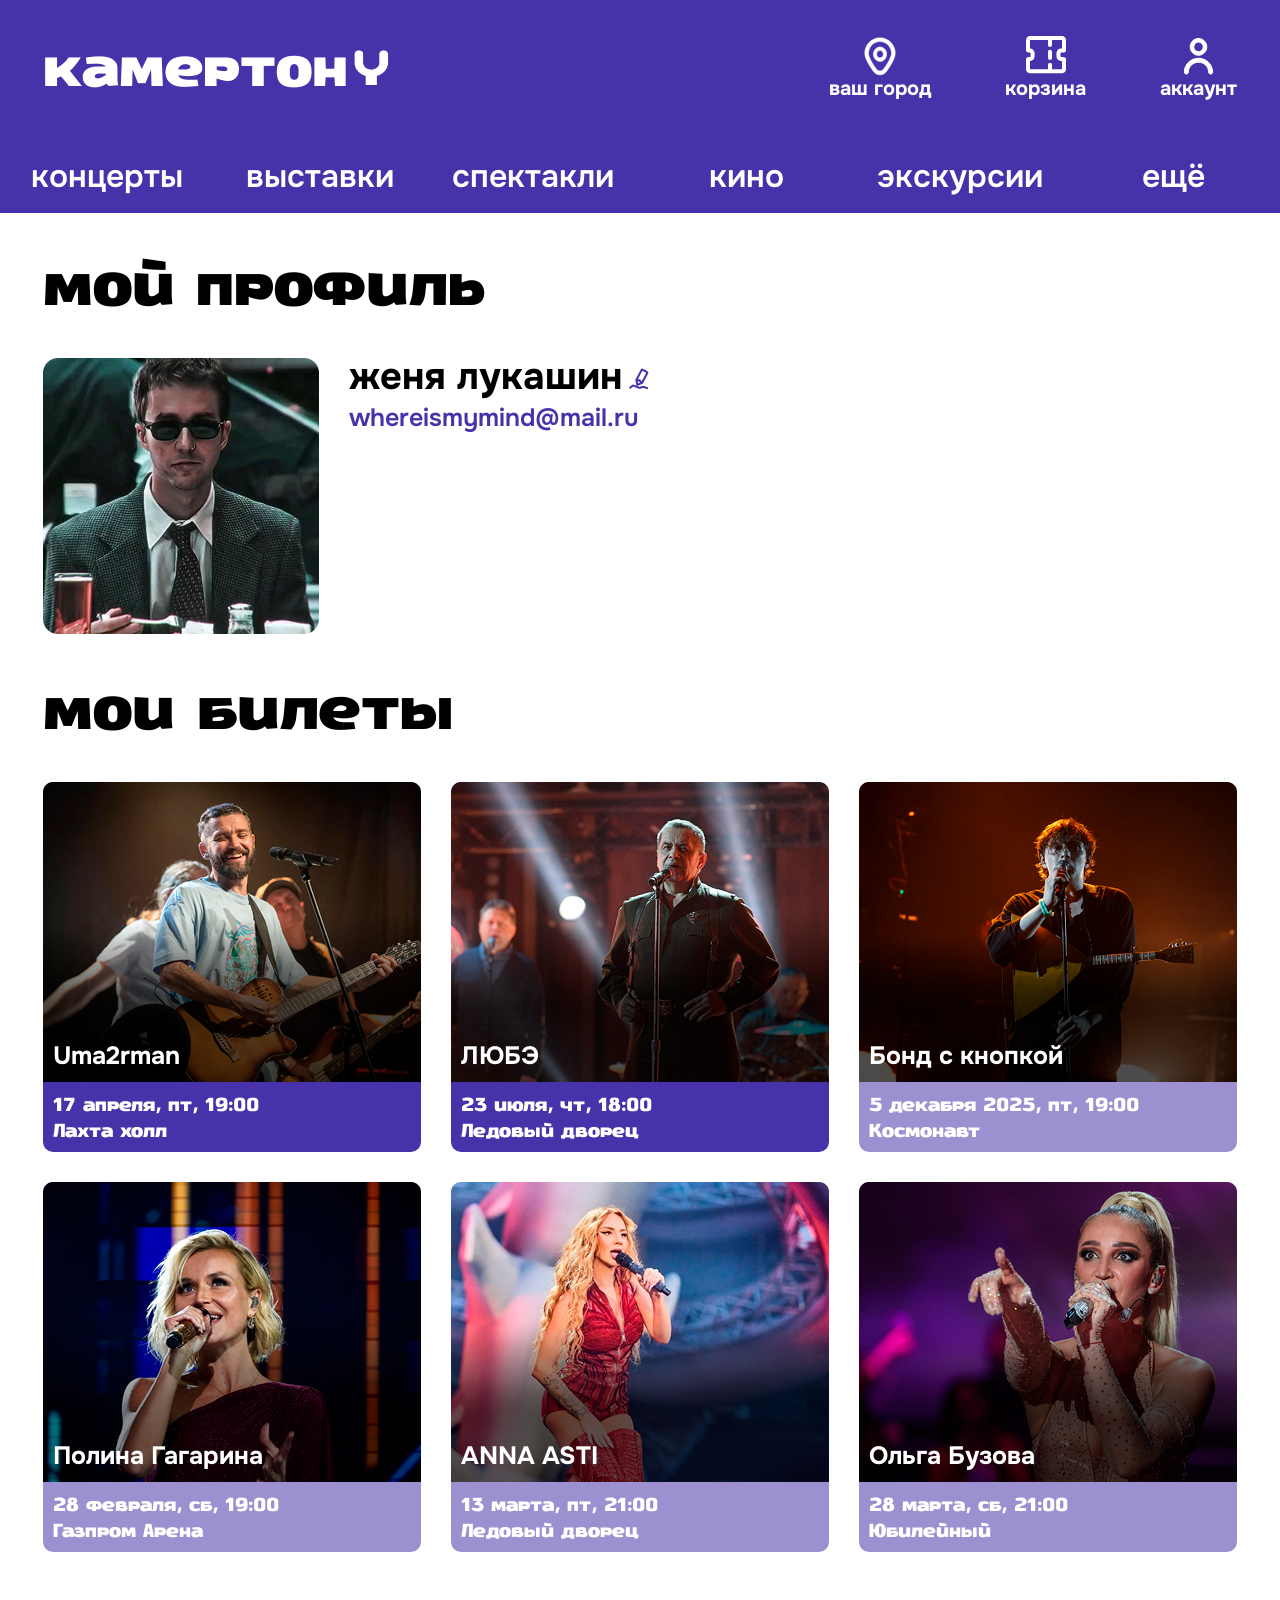
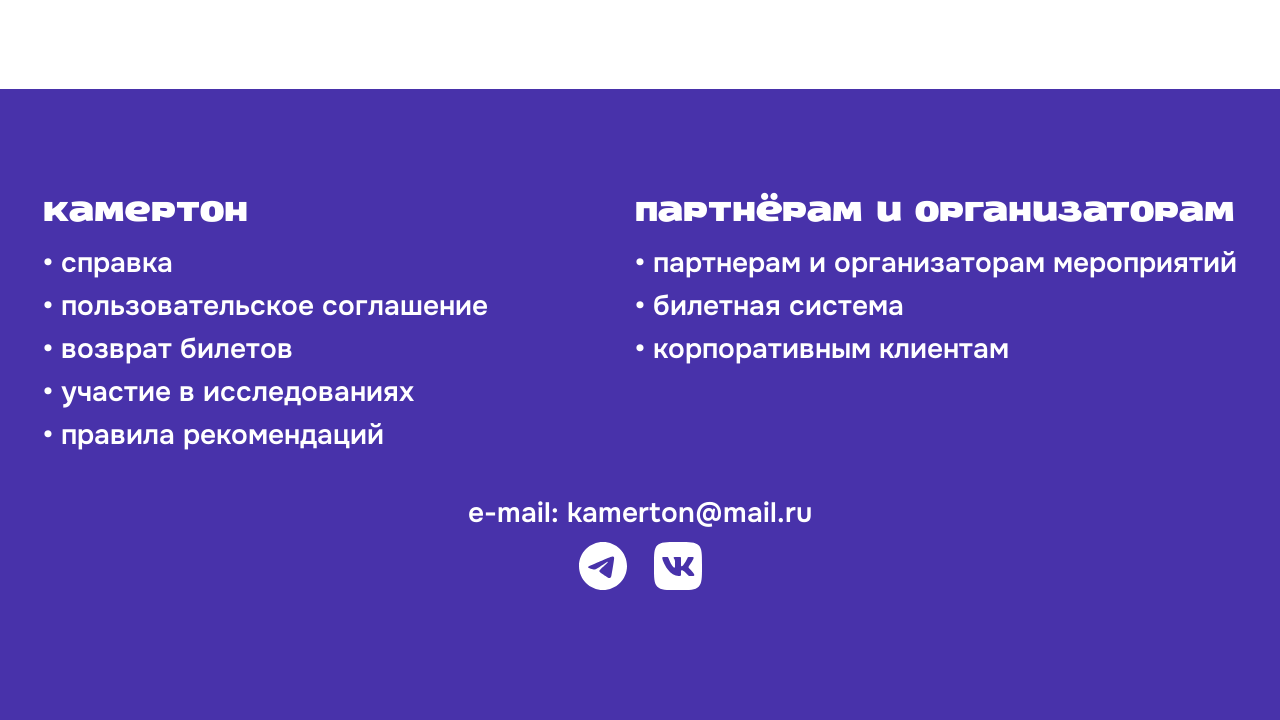
<file: html/profile.html>
<!DOCTYPE html>
<html lang="ru">

<head>
    <meta charset="UTF-8">
    <meta name="viewport" content="width=device-width, initial-scale=1.0">
    <title>Профиль</title>
    <link rel="stylesheet" href="../css/reset.css">
    <link rel="stylesheet" href="../css/fonts.css">
    <link rel="stylesheet" href="../css/global.css">
    <link rel="stylesheet" href="../css/profile.css">
</head>

<body>
    <!-- Шапка -->
    <header class="header">
        <div class="container">
            <div class="header__top">
                <h1 class="header__title">
                    <a class="header__logo" href="../index.html">
                        <div class="header__logo-text">камертон</div>
                        <div class="header__logo-image">
                            <img src="../img/logo.svg" alt="">
                        </div>

                    </a>
                </h1>
                <div class="header__top-links-group">
                    <a href="#" class="header__top-link white-link--with-icon">
                        <svg width="40" height="43" viewBox="0 0 40 43" fill="none" xmlns="http://www.w3.org/2000/svg">
                            <path
                                d="M19.9999 10.9058C18.6814 10.9058 17.3924 11.3322 16.2961 12.1311C15.1998 12.93 14.3453 14.0655 13.8407 15.394C13.3361 16.7225 13.2041 18.1844 13.4614 19.5947C13.7186 21.0051 14.3535 22.3006 15.2859 23.3174C16.2182 24.3342 17.4061 25.0266 18.6993 25.3072C19.9925 25.5877 21.333 25.4437 22.5511 24.8934C23.7693 24.3431 24.8105 23.4113 25.5431 22.2156C26.2756 21.02 26.6666 19.6143 26.6666 18.1763C26.6666 16.2481 25.9642 14.3988 24.714 13.0353C23.4637 11.6718 21.768 10.9058 19.9999 10.9058ZM19.9999 21.8116C19.3407 21.8116 18.6962 21.5984 18.148 21.1989C17.5999 20.7995 17.1726 20.2317 16.9203 19.5675C16.668 18.9032 16.602 18.1723 16.7306 17.4671C16.8593 16.762 17.1767 16.1142 17.6429 15.6058C18.1091 15.0974 18.703 14.7512 19.3496 14.6109C19.9962 14.4706 20.6664 14.5426 21.2755 14.8178C21.8846 15.0929 22.4052 15.5589 22.7715 16.1567C23.1378 16.7545 23.3333 17.4573 23.3333 18.1763C23.3333 19.1405 22.9821 20.0651 22.3569 20.7469C21.7318 21.4286 20.884 21.8116 19.9999 21.8116Z"
                                fill="white" stroke="white" stroke-width="0.5" />
                            <path
                                d="M20 1.77898C24.0462 1.77898 27.9256 3.41895 30.7852 6.33562C33.6444 9.25211 35.25 13.2064 35.25 17.3288C35.25 19.315 34.5109 21.8242 33.0732 24.8229C31.6334 27.8262 29.4821 31.3422 26.6348 35.3483C25.8802 36.4215 24.8838 37.2954 23.7295 37.8962C22.5749 38.4971 21.2957 38.8072 19.999 38.8005V38.7995C18.703 38.8059 17.4245 38.4968 16.2705 37.8962C15.1162 37.2954 14.1198 36.4215 13.3652 35.3483L12.3301 33.8688C9.99121 30.471 8.18667 27.4508 6.92676 24.8229C5.4891 21.8242 4.75001 19.315 4.75 17.3288C4.75 13.2064 6.35563 9.25211 9.21484 6.33562C12.0744 3.41895 15.9538 1.77898 20 1.77898ZM19.4307 5.6159C16.5918 5.76266 13.8979 6.97759 11.877 9.03875C9.72118 11.2376 8.50748 14.22 8.50391 17.3317C8.50391 18.7996 9.18668 20.9343 10.5303 23.6257C11.8693 26.3079 13.849 29.5131 16.4072 33.112L16.5674 33.3239C16.9557 33.8067 17.438 34.2029 17.9844 34.487C18.6088 34.8116 19.2996 34.9811 20 34.9811C20.7004 34.9811 21.3912 34.8116 22.0156 34.487C22.6399 34.1623 23.1804 33.6913 23.5928 33.112L24.5254 31.7809C26.6363 28.7199 28.2981 25.9725 29.4697 23.6257C30.8133 20.9343 31.4961 18.7996 31.4961 17.3317C31.4925 14.22 30.2788 11.2376 28.123 9.03875C25.9675 6.84023 23.0462 5.6039 20 5.60027L19.4307 5.6159Z"
                                fill="white" stroke="white" stroke-width="0.5" />
                        </svg>

                        <div>ваш город</div>
                    </a>
                    <a href="../html/cart.html" class="header__top-link white-link--with-icon">
                        <svg width="40" height="43" viewBox="0 0 40 43" fill="none" xmlns="http://www.w3.org/2000/svg">
                            <path
                                d="M36.9082 2.21778L37.8164 0.435897L37.8162 0.435772L36.9082 2.21778ZM37.7822 3.09181L39.5644 2.18415L39.5642 2.18383L37.7822 3.09181ZM38 5.19923H40H38ZM37.9727 14.3496L39.7543 15.2583L39.7547 15.2576L37.9727 14.3496ZM37.8633 14.459L38.7684 16.2425L38.7713 16.241L37.8633 14.459ZM36.3037 14.4863V16.4863V14.4863ZM34.8057 14.5586L34.3684 12.607L34.3684 12.607L34.8057 14.5586ZM32.5342 16.8301L30.5826 16.3928L30.5826 16.3928L32.5342 16.8301ZM32.4619 18.3281H30.4619H32.4619ZM32.7881 21.4922L31.0059 22.3998L31.0061 22.4002L32.7881 21.4922ZM34.0996 22.8037L33.1916 24.5857L33.1917 24.5858L34.0996 22.8037ZM37.2617 23.1309V25.1309V23.1309ZM37.8633 23.1582L38.7714 21.3762L38.7713 21.3762L37.8633 23.1582ZM37.9727 23.2666L39.7547 22.3586L39.7532 22.3558L37.9727 23.2666ZM38 23.5303H40V23.5303H38ZM37.7822 34.2051L39.5642 35.1132L39.5642 35.1131L37.7822 34.2051ZM36.9082 35.0791L37.8162 36.8611L37.8162 36.8611L36.9082 35.0791ZM5.2002 35.2969V33.2969V35.2969ZM3.0918 35.0791L2.18377 36.8611L2.18382 36.8611L3.0918 35.0791ZM2.21777 34.2051L0.43576 35.1131L0.435847 35.1132L2.21777 34.2051ZM2 23.4854H0V23.4854H2ZM2.01367 23.2998L0.12156 22.6518L0.120667 22.6544L2.01367 23.2998ZM2.16895 23.1436L1.52197 21.2511L1.52093 21.2515L2.16895 23.1436ZM2.35547 23.1309V25.1309V23.1309ZM4.58691 22.9688L5.23446 24.861L5.23493 24.8609L4.58691 22.9688ZM6.45312 21.1026L8.3452 21.7507L8.34524 21.7506L6.45312 21.1026ZM6.54297 16.8301L8.49458 16.3928L8.49458 16.3928L6.54297 16.8301ZM4.27148 14.5586L4.70887 12.607L4.70878 12.607L4.27148 14.5586ZM2.77344 14.4863V12.4863V14.4863ZM2.35547 14.4863V16.4863V14.4863ZM2.16895 14.4727L1.52078 16.3647L1.52093 16.3648L2.16895 14.4727ZM2.01367 14.3174L0.121559 14.9654L0.122535 14.9682L2.01367 14.3174ZM2 5.19923H0H2ZM2.21777 3.09181L0.43576 2.18383L0.435598 2.18415L2.21777 3.09181ZM3.0918 2.21778L2.18382 0.435772L2.18357 0.435897L3.0918 2.21778ZM5.2002 2.00001V4.00001V2.00001ZM34.7998 2.00001V4.00001C35.393 4.00001 35.7177 4.00151 35.9511 4.02054C36.1613 4.03768 36.1156 4.05858 36.0002 3.9998L36.9082 2.21778L37.8162 0.435772C37.273 0.159002 36.7331 0.0710204 36.2761 0.0337652C35.8423 -0.00159526 35.3267 1.14441e-05 34.7998 1.14441e-05V2.00001ZM36.9082 2.21778L36 3.99967L36.0002 3.99979L37.7822 3.09181L39.5642 2.18383C39.1807 1.43109 38.5686 0.819276 37.8164 0.435897L36.9082 2.21778ZM37.7822 3.09181L36 3.99947C35.9414 3.88439 35.9623 3.83886 35.9794 4.04874C35.9985 4.28192 36 4.60635 36 5.19923H38H40C40 4.67246 40.0016 4.15705 39.9662 3.72337C39.9289 3.26639 39.8409 2.72697 39.5644 2.18415L37.7822 3.09181ZM38 5.19923H36V14.0859H38H40V5.19923H38ZM38 14.0859H36C36 14.1252 35.9999 14.1387 35.9998 14.1466C35.9997 14.1546 35.9998 14.1286 36.0033 14.0864C36.01 14.0046 36.0369 13.7434 36.1906 13.4416L37.9727 14.3496L39.7547 15.2576C39.9357 14.9023 39.9762 14.5793 39.9898 14.4141C40.0015 14.2716 40 14.1237 40 14.0859H38ZM37.9727 14.3496L36.191 13.4409C36.3584 13.1127 36.6255 12.845 36.9553 12.677L37.8633 14.459L38.7713 16.241C39.1951 16.0251 39.5389 15.6806 39.7543 15.2583L37.9727 14.3496ZM37.8633 14.459L36.9582 12.6755C37.2588 12.5229 37.5186 12.4963 37.5994 12.4896C37.6414 12.4861 37.6672 12.486 37.6595 12.4862C37.6519 12.4863 37.6384 12.4863 37.5996 12.4863V14.4863V16.4863C37.6385 16.4863 37.7858 16.4878 37.9283 16.4761C38.0926 16.4625 38.4143 16.4222 38.7684 16.2425L37.8633 14.459ZM37.5996 14.4863V12.4863H36.3037V14.4863V16.4863H37.5996V14.4863ZM36.3037 14.4863V12.4863C35.6305 12.4863 34.9631 12.4738 34.3684 12.607L34.8057 14.5586L35.2429 16.5102C35.2357 16.5118 35.2784 16.5007 35.4588 16.4938C35.648 16.4866 35.8968 16.4863 36.3037 16.4863V14.4863ZM34.8057 14.5586L34.3684 12.607C32.4802 13.0301 31.0057 14.5047 30.5826 16.3928L32.5342 16.8301L34.4858 17.2674C34.5704 16.8898 34.8654 16.5948 35.243 16.5102L34.8057 14.5586ZM32.5342 16.8301L30.5826 16.3928C30.4493 16.9875 30.4619 17.6549 30.4619 18.3281H32.4619H34.4619C34.4619 17.9211 34.4622 17.6724 34.4694 17.4832C34.4762 17.3028 34.4874 17.2602 34.4858 17.2674L32.5342 16.8301ZM32.4619 18.3281H30.4619C30.4619 19.1355 30.4602 19.8615 30.509 20.4621C30.5597 21.0859 30.6747 21.7495 31.0059 22.3998L32.7881 21.4922L34.5703 20.5846C34.57 20.584 34.5678 20.5798 34.5642 20.5695C34.5603 20.5587 34.5539 20.5387 34.5463 20.5061C34.5301 20.4376 34.5111 20.3247 34.4959 20.138C34.4633 19.7373 34.4619 19.2022 34.4619 18.3281H32.4619ZM32.7881 21.4922L31.0061 22.4002C31.4854 23.341 32.2508 24.1064 33.1916 24.5857L34.0996 22.8037L35.0076 21.0217C34.8194 20.9258 34.666 20.7724 34.5701 20.5842L32.7881 21.4922ZM34.0996 22.8037L33.1917 24.5858C33.8414 24.9168 34.5043 25.0322 35.1282 25.0832C35.7289 25.1324 36.4545 25.1309 37.2617 25.1309V23.1309V21.1309C36.3888 21.1309 35.8542 21.1293 35.4543 21.0965C35.268 21.0813 35.1552 21.0622 35.0867 21.046C35.0541 21.0384 35.034 21.0319 35.0231 21.028C35.0127 21.0243 35.0083 21.0221 35.0075 21.0217L34.0996 22.8037ZM37.2617 23.1309V25.1309H37.5996V23.1309V21.1309H37.2617V23.1309ZM37.5996 23.1309V25.1309C37.6389 25.1309 37.6524 25.1309 37.6603 25.1311C37.6683 25.1312 37.6423 25.1311 37.6001 25.1276C37.5183 25.1209 37.2571 25.094 36.9553 24.9402L37.8633 23.1582L38.7713 21.3762C38.416 21.1952 38.093 21.1546 37.9277 21.141C37.7853 21.1293 37.6374 21.1309 37.5996 21.1309V23.1309ZM37.8633 23.1582L36.9552 24.9402C36.6406 24.7799 36.3669 24.5192 36.1921 24.1775L37.9727 23.2666L39.7532 22.3558C39.5305 21.9203 39.1798 21.5844 38.7714 21.3762L37.8633 23.1582ZM37.9727 23.2666L36.1906 24.1746C36.0367 23.8724 36.0099 23.611 36.0033 23.5299C35.9998 23.4877 35.9997 23.4618 35.9998 23.4698C35.9999 23.4776 36 23.4911 36 23.5303H38H40C40 23.4924 40.0015 23.3446 39.9898 23.2022C39.9763 23.0376 39.9359 22.7142 39.7547 22.3586L37.9727 23.2666ZM38 23.5303H36V32.0967H38H40V23.5303H38ZM38 32.0967H36C36 32.6899 35.9985 33.0146 35.9795 33.248C35.9623 33.4582 35.9414 33.4125 36.0002 33.2971L37.7822 34.2051L39.5642 35.1131C39.841 34.5699 39.929 34.03 39.9662 33.573C40.0016 33.1392 40 32.6236 40 32.0967H38ZM37.7822 34.2051L36.0003 33.2969L36.0002 33.2971L36.9082 35.0791L37.8162 36.8611C38.5688 36.4776 39.1807 35.8656 39.5642 35.1132L37.7822 34.2051ZM36.9082 35.0791L36.0002 33.2971C36.1156 33.2383 36.1613 33.2592 35.9511 33.2764C35.7177 33.2954 35.393 33.2969 34.7998 33.2969V35.2969V37.2969C35.3267 37.2969 35.8423 37.2985 36.2761 37.2631C36.7331 37.2259 37.273 37.1379 37.8162 36.8611L36.9082 35.0791ZM34.7998 35.2969V33.2969H5.2002V35.2969V37.2969H34.7998V35.2969ZM5.2002 35.2969V33.2969C4.60696 33.2969 4.28233 33.2954 4.04889 33.2764C3.83869 33.2592 3.88441 33.2383 3.99978 33.2971L3.0918 35.0791L2.18382 36.8611C2.72701 37.1379 3.26687 37.2259 3.72389 37.2631C4.15767 37.2985 4.67333 37.2969 5.2002 37.2969V35.2969ZM3.0918 35.0791L3.99983 33.2971L3.9997 33.2969L2.21777 34.2051L0.435847 35.1132C0.819271 35.8656 1.43115 36.4776 2.18377 36.8611L3.0918 35.0791ZM2.21777 34.2051L3.99979 33.2971C4.05857 33.4125 4.03766 33.4582 4.02053 33.248C4.0015 33.0146 4 32.6899 4 32.0967H2H0C0 32.6236 -0.0016067 33.1392 0.0337538 33.573C0.0710089 34.03 0.158991 34.5699 0.43576 35.1131L2.21777 34.2051ZM2 32.0967H4V23.4854H2H0V32.0967H2ZM2 23.4854H4C4 23.459 4.00004 23.45 4.0001 23.4456C4.00015 23.4411 4.00006 23.4596 3.99828 23.4896C3.99489 23.5465 3.98188 23.7246 3.90668 23.9452L2.01367 23.2998L0.120667 22.6544C0.0320585 22.9143 0.0122097 23.1365 0.00533915 23.252C-0.000698805 23.3535 0 23.4566 0 23.4854H2ZM2.01367 23.2998L3.90578 23.9478C3.73501 24.4465 3.3413 24.8561 2.81696 25.0357L2.16895 23.1436L1.52093 21.2515C0.850428 21.4811 0.342392 22.007 0.121562 22.6518L2.01367 23.2998ZM2.16895 23.1436L2.81592 25.036C2.58028 25.1166 2.39012 25.1272 2.34134 25.1296C2.31361 25.131 2.29697 25.131 2.30527 25.1309C2.3146 25.1308 2.3239 25.1309 2.35547 25.1309V23.1309V21.1309C2.33783 21.1309 2.2333 21.13 2.13932 21.1347C2.03155 21.1402 1.79697 21.1571 1.52197 21.2511L2.16895 23.1436ZM2.35547 23.1309V25.1309C3.36567 25.1309 4.36818 25.1575 5.23446 24.861L4.58691 22.9688L3.93937 21.0765C3.94721 21.0738 3.88579 21.0983 3.61856 21.1138C3.33714 21.13 2.96423 21.1309 2.35547 21.1309V23.1309ZM4.58691 22.9688L5.23493 24.8609C6.69653 24.3603 7.84463 23.212 8.3452 21.7507L6.45312 21.1026L4.56105 20.4544C4.46089 20.7468 4.2311 20.9766 3.9389 21.0767L4.58691 22.9688ZM6.45312 21.1026L8.34524 21.7506C8.6421 20.8838 8.61523 19.8803 8.61523 18.8701H6.61523H4.61523C4.61523 19.4794 4.6144 19.8525 4.59818 20.1341C4.58278 20.4015 4.55824 20.4627 4.56101 20.4545L6.45312 21.1026ZM6.61523 18.8701H8.61523V18.3281H6.61523H4.61523V18.8701H6.61523ZM6.61523 18.3281H8.61523C8.61523 17.6549 8.62782 16.9875 8.49458 16.3928L6.54297 16.8301L4.59136 17.2674C4.58975 17.2602 4.6009 17.3028 4.60777 17.4832C4.61497 17.6724 4.61523 17.9212 4.61523 18.3281H6.61523ZM6.54297 16.8301L8.49458 16.3928C8.07149 14.5046 6.59681 13.0301 4.70887 12.607L4.27148 14.5586L3.8341 16.5102C4.21181 16.5948 4.50677 16.8899 4.59136 17.2674L6.54297 16.8301ZM4.27148 14.5586L4.70878 12.607C4.1141 12.4737 3.44664 12.4863 2.77344 12.4863V14.4863V16.4863C3.18042 16.4863 3.42919 16.4866 3.61837 16.4938C3.79873 16.5007 3.84138 16.5118 3.83419 16.5102L4.27148 14.5586ZM2.77344 14.4863V12.4863H2.35547V14.4863V16.4863H2.77344V14.4863ZM2.35547 14.4863V12.4863C2.32867 12.4863 2.3195 12.4863 2.31464 12.4862C2.30972 12.4862 2.32797 12.4863 2.35759 12.488C2.41258 12.4912 2.59319 12.5039 2.81696 12.5806L2.16895 14.4727L1.52093 16.3648C1.78408 16.4549 2.00907 16.4744 2.12303 16.4811C2.22409 16.4871 2.32733 16.4863 2.35547 16.4863V14.4863ZM2.16895 14.4727L2.81711 12.5806C3.33069 12.7565 3.73018 13.1591 3.90481 13.6665L2.01367 14.3174L0.122535 14.9682C0.347345 15.6215 0.8613 16.1388 1.52078 16.3647L2.16895 14.4727ZM2.01367 14.3174L3.90578 13.6694C3.98242 13.8932 3.99511 14.0738 3.99834 14.1287C4.00008 14.1584 4.00015 14.1766 4.0001 14.1717C4.00004 14.1668 4 14.1577 4 14.1309H2H0C0 14.159 -0.000716209 14.2623 0.00522053 14.3633C0.0119147 14.4773 0.0314382 14.7023 0.121562 14.9654L2.01367 14.3174ZM2 14.1309H4V5.19923H2H0V14.1309H2ZM2 5.19923H4C4 4.60635 4.00153 4.28192 4.02057 4.04874C4.03769 3.83886 4.05856 3.88439 3.99995 3.99947L2.21777 3.09181L0.435598 2.18415C0.159138 2.72697 0.0711151 3.26639 0.03382 3.72337C-0.00157309 4.15705 0 4.67246 0 5.19923H2ZM2.21777 3.09181L3.99979 3.99979L4.00002 3.99967L3.0918 2.21778L2.18357 0.435897C1.4314 0.819276 0.819301 1.43109 0.43576 2.18383L2.21777 3.09181ZM3.0918 2.21778L3.99978 3.9998C3.88441 4.05858 3.83869 4.03768 4.04889 4.02054C4.28233 4.00151 4.60696 4.00001 5.2002 4.00001V2.00001V1.14441e-05C4.67333 1.14441e-05 4.15767 -0.00159526 3.72389 0.0337652C3.26687 0.0710204 2.72701 0.159002 2.18382 0.435772L3.0918 2.21778ZM5.2002 2.00001V4.00001H34.7998V2.00001V1.14441e-05H5.2002V2.00001Z"
                                fill="white" />
                            <path d="M24 15.862V21.9489" stroke="white" stroke-width="4" stroke-linecap="round" />
                            <path d="M24 3.86196V8.93443" stroke="white" stroke-width="4" stroke-linecap="round" />
                            <path d="M24 28.862V33.9344" stroke="white" stroke-width="4" stroke-linecap="round" />
                        </svg>

                        <div>корзина</div>
                    </a>
                    <div class="header__popup-container">
                        <a href="#" class="header__top-link white-link--with-icon">
                            <svg width="39" height="43" viewBox="0 0 39 43" fill="none"
                                xmlns="http://www.w3.org/2000/svg">
                                <path
                                    d="M16.321 3.10899C17.8386 2.47131 19.5094 2.30431 21.1208 2.6295C22.7322 2.95472 24.2116 3.75715 25.3718 4.93419C26.5319 6.11119 27.3207 7.61034 27.6404 9.24083C27.96 10.8713 27.7959 12.561 27.1687 14.0973C26.5414 15.6337 25.479 16.9484 24.114 17.8736C22.8342 18.7412 21.3428 19.23 19.8074 19.2877L19.4998 19.2936C17.297 19.2913 15.186 18.4027 13.6306 16.8248C12.0754 15.2471 11.2021 13.1086 11.2 10.8805L11.2058 10.569C11.2626 9.01586 11.7425 7.50625 12.5964 6.20958C13.5075 4.82627 14.8037 3.74666 16.321 3.10899ZM19.4998 6.10509C18.2556 6.10514 17.0614 6.60684 16.1794 7.50157C15.2972 8.39659 14.7996 9.61168 14.7996 10.8805C14.7996 11.8265 15.0762 12.7512 15.5935 13.5367C16.1108 14.3221 16.8459 14.933 17.7039 15.2936C18.5617 15.654 19.5056 15.7477 20.4158 15.5641C21.326 15.3803 22.1633 14.9266 22.821 14.2594C23.4788 13.592 23.9273 12.7407 24.1091 11.8131C24.291 10.8854 24.1982 9.92379 23.8416 9.0504C23.4849 8.17703 22.881 7.43167 22.1082 6.90782C21.3355 6.38411 20.4276 6.10509 19.4998 6.10509Z"
                                    fill="white" stroke="white" />
                                <path
                                    d="M19.5005 22.25L19.8511 22.2549C23.472 22.3465 26.9269 23.7929 29.4976 26.3076C32.1513 28.9037 33.6457 32.4263 33.6499 36.1025V36.1035C33.6498 36.6331 33.4345 37.1387 33.0552 37.5098C32.6762 37.8804 32.1646 38.0869 31.6333 38.0869C31.102 38.0869 30.5904 37.8805 30.2114 37.5098C29.8321 37.1387 29.6168 36.6331 29.6167 36.1035C29.6167 33.4853 28.5536 30.972 26.6577 29.1172C24.7614 27.2621 22.187 26.2179 19.5005 26.2178C16.8139 26.2178 14.2387 27.262 12.3423 29.1172C10.4465 30.972 9.3833 33.4854 9.3833 36.1035C9.38323 36.6331 9.16789 37.1387 8.78857 37.5098C8.40959 37.8805 7.89799 38.0869 7.3667 38.0869C6.8354 38.0869 6.3238 37.8805 5.94482 37.5098C5.56551 37.1387 5.35017 36.6331 5.3501 36.1035V36.1025L5.35498 35.7588C5.44889 32.2073 6.93152 28.8227 9.50244 26.3076C12.1559 23.7119 15.7516 22.2541 19.4995 22.25H19.5005Z"
                                    fill="white" stroke="white" />
                            </svg>

                            <div>аккаунт</div>

                        </a>
                        <div class="header__popup hidden">
                            <div class="header__popup__profile">
                                <a href="../html/profile.html" class="header__popup__profile__picture">
                                    <img src="../img/image 33.png" alt="">
                                </a>
                                <div class="header__popup__profile__info">
                                    <a href="../html/profile.html" class="header__popup__text">
                                        женя лукашин
                                    </a>
                                    <a class="violet-link" href="mailto: whereismymind@mail.ru">
                                        whereismymind@mail.ru
                                    </a>
                                </div>
                            </div>
                            <div class="header__popup__content">
                                <a href="#" class="header__popup__link">
                                    <span class="header__popup__icon">
                                        <svg width="21" height="23" viewBox="0 0 21 23" fill="none"
                                            xmlns="http://www.w3.org/2000/svg">
                                            <path
                                                d="M10.5 5.75C9.80777 5.75 9.13108 5.97482 8.55551 6.39603C7.97993 6.81725 7.53133 7.41593 7.26642 8.11638C7.00152 8.81683 6.9322 9.58759 7.06725 10.3312C7.2023 11.0748 7.53564 11.7578 8.02513 12.2939C8.51461 12.83 9.13825 13.1951 9.81719 13.343C10.4961 13.4909 11.1999 13.415 11.8394 13.1249C12.4789 12.8347 13.0256 12.3434 13.4101 11.713C13.7947 11.0826 14 10.3415 14 9.58333C14 8.56667 13.6313 7.59165 12.9749 6.87276C12.3185 6.15387 11.4283 5.75 10.5 5.75ZM10.5 11.5C10.1539 11.5 9.81554 11.3876 9.52775 11.177C9.23997 10.9664 9.01567 10.667 8.88321 10.3168C8.75076 9.96658 8.7161 9.58121 8.78363 9.20941C8.85115 8.83761 9.01782 8.4961 9.26257 8.22805C9.50731 7.96 9.81913 7.77745 10.1586 7.70349C10.4981 7.62954 10.8499 7.6675 11.1697 7.81256C11.4895 7.95763 11.7628 8.2033 11.9551 8.51849C12.1474 8.83368 12.25 9.20425 12.25 9.58333C12.25 10.0917 12.0656 10.5792 11.7374 10.9386C11.4093 11.2981 10.9641 11.5 10.5 11.5Z"
                                                fill="#6F5DBC" stroke="#6F5DBC" stroke-width="0.3" />
                                            <path
                                                d="M10.5 0.919434C12.6295 0.919434 14.6711 1.78636 16.1758 3.32764C17.6803 4.86876 18.5253 6.95828 18.5254 9.13623C18.5254 10.1873 18.1351 11.5132 17.3799 13.0952C16.7179 14.4818 15.7702 16.0748 14.542 17.8667L13.999 18.647C13.6012 19.2153 13.0757 19.6783 12.4668 19.9966C11.8579 20.3148 11.183 20.4787 10.499 20.4751V20.4741C9.81565 20.4774 9.1416 20.3146 8.5332 19.9966C8.00046 19.7181 7.53161 19.3287 7.15625 18.855L7.00098 18.647C5.50593 16.5344 4.37661 14.6798 3.62012 13.0952C2.8649 11.5132 2.47461 10.1873 2.47461 9.13623C2.47468 6.95828 3.31972 4.86876 4.82422 3.32764C6.3289 1.78636 8.37048 0.919434 10.5 0.919434ZM10.2021 2.979C8.7167 3.05611 7.30678 3.69449 6.24902 4.77783C5.12062 5.93371 4.48525 7.50202 4.4834 9.13818L4.4873 9.28662C4.52911 10.0492 4.88387 11.1189 5.54492 12.4487C6.24736 13.8618 7.28621 15.5508 8.62891 17.4478C8.84377 17.7509 9.12603 17.9977 9.45117 18.1675C9.77618 18.3371 10.1356 18.4253 10.5 18.4253C10.8644 18.4253 11.2238 18.3371 11.5488 18.1675C11.874 17.9977 12.1562 17.7509 12.3711 17.4478C13.7138 15.5508 14.7526 13.8618 15.4551 12.4487C16.1602 11.0302 16.5166 9.90779 16.5166 9.13818L16.5088 8.83252C16.4334 7.30779 15.8089 5.86151 14.751 4.77783C13.6227 3.62231 12.0939 2.9731 10.5 2.97119L10.2021 2.979Z"
                                                fill="#6F5DBC" stroke="#6F5DBC" stroke-width="0.3" />
                                        </svg>
                                    </span>
                                    <span class="header__popup__text">Санкт-Петербург</span>
                                </a>
                                <a href="#" class="header__popup__link">
                                    <span class="header__popup__icon">
                                        <svg width="19" height="19" viewBox="0 0 19 19" fill="none"
                                            xmlns="http://www.w3.org/2000/svg">
                                            <path
                                                d="M12.2707 9.49984C12.2707 11.0301 11.0301 12.2707 9.49984 12.2707C7.96955 12.2707 6.729 11.0301 6.729 9.49984C6.729 7.96955 7.96955 6.729 9.49984 6.729C11.0301 6.729 12.2707 7.96955 12.2707 9.49984Z"
                                                stroke="#6F5DBC" stroke-width="2.2" />
                                            <path
                                                d="M16.4594 7.24534C17.0977 8.34559 17.4168 8.89564 17.4168 9.5C17.4168 10.1044 17.0977 10.6544 16.4594 11.7547L14.9365 14.3797C14.3007 15.4755 13.9828 16.0235 13.46 16.3242C12.9373 16.625 12.3028 16.625 11.0339 16.625H7.96647C6.69752 16.625 6.06306 16.625 5.5403 16.3242C5.01754 16.0235 4.69965 15.4755 4.06388 14.3797L2.54095 11.7547C1.90265 10.6544 1.5835 10.1044 1.5835 9.5C1.5835 8.89564 1.90265 8.34559 2.54095 7.24533L4.06388 4.62033C4.69965 3.52447 5.01754 2.97654 5.5403 2.67577C6.06306 2.375 6.69752 2.375 7.96647 2.375H11.0339C12.3028 2.375 12.9373 2.375 13.46 2.67577C13.9828 2.97654 14.3007 3.52448 14.9365 4.62034L16.4594 7.24534Z"
                                                stroke="#6F5DBC" stroke-width="2.2" />
                                        </svg>
                                    </span>
                                    <span class="header__popup__text">Настройки</span>
                                </a>
                                <a href="#" class="header__popup__link">
                                    <span class="header__popup__icon">
                                        <svg width="24" height="24" viewBox="0 0 24 24" fill="none"
                                            xmlns="http://www.w3.org/2000/svg">
                                            <path
                                                d="M10 5L9.44787 5.19487C7.29889 5.95333 6.2244 6.33257 5.6122 7.19785C5 8.06313 5 9.20258 5 11.4815V13.5185C5 15.7974 5 16.9368 5.6122 17.8022C6.2244 18.6674 7.29889 19.0467 9.44787 19.8052L10 20"
                                                stroke="#6F5DBC" stroke-width="2.2" stroke-linecap="round" />
                                            <path
                                                d="M18.2856 12.5714L8.00002 12.7857M15.4285 9.14286L18.2856 12.5714L15.4285 16"
                                                stroke="#6F5DBC" stroke-width="2.2" stroke-linecap="round"
                                                stroke-linejoin="round" />
                                        </svg>

                                    </span>
                                    <span class="header__popup__text">Выход</span>
                                </a>
                            </div>
                            <div class="header__popup__content">
                                <a href="#" class="header__popup__link">
                                    <span class="header__popup__icon">
                                        <svg width="17" height="14" viewBox="0 0 17 14" fill="none"
                                            xmlns="http://www.w3.org/2000/svg">
                                            <path
                                                d="M13.0001 1L16 5L13.0001 9M16 5H3.61803C3.2116 5 2.81074 5.09463 2.44721 5.27639C1.56027 5.71987 1 6.6264 1 7.61803V10.382C1 11.3736 1.56027 12.2801 2.44721 12.7236C2.81074 12.9054 3.2116 13 3.61803 13H10"
                                                stroke="#6F5DBC" stroke-width="2" stroke-linecap="round"
                                                stroke-linejoin="round" />
                                        </svg>
                                    </span>
                                    <span class="header__popup__text">Вернуть билет</span>
                                </a>
                                <a href="../html/questions.html" class="header__popup__link">
                                    <span class="header__popup__icon">
                                        <svg width="17" height="18" viewBox="0 0 17 18" fill="none"
                                            xmlns="http://www.w3.org/2000/svg"
                                            xmlns:xlink="http://www.w3.org/1999/xlink">
                                            <rect x="5" y="3" width="7" height="12" fill="url(#pattern0_605_248)" />
                                            <rect x="1.1" y="1.1" width="14.8" height="15.8" rx="3.9" stroke="#8475C6"
                                                stroke-width="2.2" />
                                            <defs>
                                                <pattern id="pattern0_605_248" patternContentUnits="objectBoundingBox"
                                                    width="1" height="1">
                                                    <use xlink:href="#image0_605_248"
                                                        transform="matrix(0.00585937 0 0 0.00351562 -1 -0.4)" />
                                                </pattern>
                                                <image id="image0_605_248" width="512" height="512"
                                                    preserveAspectRatio="none"
                                                    xlink:href="[data-uri]" />
                                            </defs>
                                        </svg>
                                    </span>
                                    <span class="header__popup__text">Частые вопросы</span>
                                </a>
                                <a href="#" class="header__popup__link">
                                    <span class="header__popup__icon">
                                        <svg width="21" height="20" viewBox="0 0 21 20" fill="none"
                                            xmlns="http://www.w3.org/2000/svg">
                                            <path
                                                d="M16.4062 2.25C17.1648 2.25 17.8946 2.5367 18.4346 3.05078C18.975 3.56546 19.2812 4.26661 19.2812 5V13.125C19.2812 13.8584 18.975 14.5595 18.4346 15.0742C17.8946 15.5883 17.1648 15.875 16.4062 15.875H6.15527L3.18555 18.1367C3.05223 18.238 2.89253 18.3003 2.72559 18.3184C2.55881 18.3363 2.38968 18.3098 2.2373 18.2402C2.08465 18.1704 1.95365 18.0595 1.86133 17.9199C1.76899 17.7803 1.719 17.6174 1.71875 17.4502V5C1.71875 4.26661 2.02502 3.56546 2.56543 3.05078C3.10539 2.5367 3.83524 2.25 4.59375 2.25H16.4062ZM4.59375 4C4.30815 4 4.03631 4.10792 3.83789 4.29688C3.63988 4.48546 3.53125 4.73883 3.53125 5V15.6445L5.45801 14.1758L5.52539 14.125H16.4062C16.6919 14.125 16.9637 14.0171 17.1621 13.8281C17.3601 13.6395 17.4687 13.3862 17.4688 13.125V5C17.4688 4.73883 17.3601 4.48546 17.1621 4.29688C16.9637 4.10792 16.6919 4 16.4062 4H4.59375Z"
                                                fill="#8475C6" stroke="#8475C6" stroke-width="0.5" />
                                            <path
                                                d="M14.25 9.59961C14.517 9.59961 14.7451 9.6552 14.9082 9.79102C15.0766 9.93131 15.1504 10.1356 15.1504 10.375C15.1504 10.6144 15.0766 10.8187 14.9082 10.959C14.7451 11.0948 14.517 11.1504 14.25 11.1504H6.75C6.48297 11.1504 6.2549 11.0948 6.0918 10.959C5.92344 10.8187 5.84961 10.6144 5.84961 10.375C5.84961 10.1356 5.92344 9.93131 6.0918 9.79102C6.2549 9.6552 6.48297 9.59961 6.75 9.59961H14.25ZM14.25 5.84961C14.517 5.84961 14.7451 5.9052 14.9082 6.04102C15.0766 6.18131 15.1504 6.38563 15.1504 6.625C15.1504 6.86437 15.0766 7.06869 14.9082 7.20898C14.7451 7.3448 14.517 7.40039 14.25 7.40039H6.75C6.48297 7.40039 6.2549 7.3448 6.0918 7.20898C5.92344 7.06869 5.84961 6.86437 5.84961 6.625C5.84961 6.38563 5.92344 6.18131 6.0918 6.04102C6.2549 5.9052 6.48297 5.84961 6.75 5.84961H14.25Z"
                                                fill="#8475C6" stroke="#8475C6" stroke-width="0.3" />
                                        </svg>
                                    </span>
                                    <span class="header__popup__text">Чат с поддержкой</span>
                                </a>
                            </div>
                        </div>
                    </div>

                </div>
            </div>
        </div>

        <nav class="header__bottom">
            <a href="../html/filtered-catalog.html" class="header__bottom-link button--violet">концерты</a>
            <a href="#" class="header__bottom-link button--violet">выставки</a>
            <a href="../html/filtered-catalog-spectacles.html" class="header__bottom-link button--violet">спектакли</a>
            <a href="#" class="header__bottom-link button--violet">кино</a>
            <a href="#" class="header__bottom-link button--violet">экскурсии</a>
            <a href="#" class="header__bottom-link button--violet">ещё</a>
        </nav>
    </header>
    <!-- Основной контент -->
    <main>
        <!-- Мой профиль -->
        <section class="profile-section">
            <div class="container">
                <h3 class="section-title">мой профиль</h3>
                <div class="profile">
                    <div><img width="276" height="276" src="../img/image 33.png" alt=""></div>
                    <div class="profile__right">
                        <div class="profile__top">
                            <div class="profile__name">
                                <p>женя лукашин</p>
                                <button class="profile__change-name">
                                    <svg width="34" height="34" viewBox="0 0 34 34" fill="none"
                                        xmlns="http://www.w3.org/2000/svg">
                                        <path class="stroke"
                                            d="M22.8026 8.89981L20.6744 7.76795C20.2919 7.56453 19.8234 7.69756 19.6279 8.06508L19.274 8.73054L18.5662 10.0615L17.1505 12.7233L14.488 17.7295C14.379 17.9344 14.3493 18.173 14.4042 18.4027L15.4411 22.7413"
                                            stroke="#4832AA" stroke-width="2" stroke-linecap="round" />
                                        <path class="fill"
                                            d="M17.6069 19.4623C18.1624 19.5338 18.6571 19.1529 18.7117 18.6117C18.7664 18.0705 18.3604 17.5739 17.8049 17.5024L17.7059 18.4824L17.6069 19.4623ZM17.6073 18.4697L17.5083 19.4497L17.5083 19.4497L17.6073 18.4697ZM14.3189 18.0469L14.2199 19.0269L17.5083 19.4497L17.6073 18.4697L17.7063 17.4898L14.4179 17.067L14.3189 18.0469ZM17.6073 18.4697L17.5083 19.4497L17.6069 19.4623L17.7059 18.4824L17.8049 17.5024L17.7063 17.4898L17.6073 18.4697Z"
                                            fill="#4832AA" />
                                        <path class="stroke"
                                            d="M22.8027 8.89984L24.9309 10.0317C25.3134 10.2351 25.465 10.698 25.2695 11.0655L24.9156 11.7309L24.2078 13.0619L22.7921 15.7237L20.1296 20.7299C20.0206 20.9348 19.8394 21.0928 19.6182 21.1757L15.4412 22.7413"
                                            stroke="#4832AA" stroke-width="2" stroke-linecap="round" />
                                        <path class="fill"
                                            d="M16.9489 19.1123C16.5791 18.6917 16.6184 18.0686 17.0365 17.7207C17.4547 17.3728 18.0935 17.4318 18.4632 17.8525L17.7061 18.4824L16.9489 19.1123ZM17.7717 18.5571L17.0145 19.187L17.0145 19.187L17.7717 18.5571ZM19.9605 21.0473L19.2033 21.6773L17.0145 19.187L17.7717 18.5571L18.5288 17.9272L20.7177 20.4174L19.9605 21.0473ZM17.7717 18.5571L17.0145 19.187L16.9489 19.1123L17.7061 18.4824L18.4632 17.8525L18.5288 17.9272L17.7717 18.5571Z"
                                            fill="#4832AA" />
                                        <path class="stroke"
                                            d="M8.06596 25.71L10.3323 24.0127C10.8866 23.5975 11.6338 23.5179 12.296 23.8034L16.549 25.6371C16.983 25.8242 17.4614 25.8572 17.902 25.7306L20.5606 24.9665C20.9422 24.8569 21.3535 24.8666 21.7408 24.9944L25.1318 26.1136"
                                            stroke="#4832AA" stroke-width="2" stroke-linecap="round" />
                                    </svg></button>
                            </div>
                            <a class="violet-link profile__mail"
                                href="mailto:whereismymind@mail.ru">whereismymind@mail.ru</a>
                        </div>
                        <!-- <div class="profile__bottom">
                            <button class="profile__bottom__button">
                                <img src="../img/ик поддержка.svg" alt="">
                                <p>чат с поддержкой</p>
                            </button>
                            <button class="profile__bottom__button">
                                <img src="../img/ик вернуть.svg" alt="">
                                <p>вернуть билеты</p>
                            </button>
                        </div> -->
                    </div>
                </div>
            </div>
        </section>
        <!-- Мои билеты -->
        <section>
            <div class="container">
                <h3 class="section-title">мои билеты</h3>
                <ul class="ticket-list">
                    <li class="ticket">
                        <a class="ticket__link" href="">
                            <div class="ticket__inner">
                                <img class="ticket__inner__img" src="../img/ума турман 1.png" alt="">
                                <p class="ticket__inner__title">Uma2rman</p>
                            </div>
                            <div class="ticket__info">
                                <p>17 апреля, пт, 19:00</p>
                                <p>Лахта холл</p>
                            </div>
                        </a>
                    </li>
                    <li class="ticket">
                        <a class="ticket__link" href="">
                            <div class="ticket__inner">
                                <img class="ticket__inner__img" src="../img/любэ 1.png" alt="">
                                <p class="ticket__inner__title">ЛЮБЭ</p>
                            </div>

                            <div class="ticket__info">
                                <p>23 июля, чт, 18:00</p>
                                <p>Ледовый дворец</p>
                            </div>
                        </a>
                    </li>
                    <li class="ticket">
                        <a class="ticket__link" href="">
                            <div class="ticket__inner">
                                <img class="ticket__inner__img" src="../img/бонд.png" alt="">
                                <p class="ticket__inner__title">Бонд с кнопкой</p>
                            </div>

                            <div class="ticket--outdated ticket__info">
                                <p>5 декабря 2025, пт, 19:00</p>
                                <p>Космонавт</p>
                            </div>
                        </a>
                    </li>
                    <li class="ticket">
                        <a class="ticket__link" href="">
                            <div class="ticket__inner">
                                <img class="ticket__inner__img" src="../img/гагарина 1.png" alt="">
                                <p class="ticket__inner__title">Полина Гагарина</p>
                            </div>

                            <div class="ticket--outdated ticket__info">
                                <p>28 февраля, сб, 19:00 </p>
                                <p>Газпром Арена</p>
                            </div>
                        </a>
                    </li>
                    <li class="ticket">
                        <a class="ticket__link" href="">
                            <div class="ticket__inner">
                                <img class="ticket__inner__img" src="../img/асти 1.png" alt="">
                                <p class="ticket__inner__title">ANNA ASTI</p>
                            </div>

                            <div class="ticket--outdated ticket__info">
                                <p>13 марта, пт, 21:00</p>
                                <p>Ледовый дворец</p>
                            </div>
                        </a>
                    </li>
                    <li class="ticket">
                        <a class="ticket__link" href="">
                            <div class="ticket__inner">
                                <img class="ticket__inner__img" src="../img/олечка 1.png" alt="">
                                <p class="ticket__inner__title">Ольга Бузова</p>
                            </div>
                            <div class="ticket--outdated ticket__info">
                                <p>28 марта, сб, 21:00</p>
                                <p>Юбилейный</p>
                            </div>
                        </a>
                    </li>

                </ul>
            </div>
        </section>
    </main>
    <!-- ПОдвал -->
    <footer class="footer">
        <div class="container">
            <div class="footer__top">
                <div>
                    <p class="footer__top__title">камертон</p>
                    <ul class="footer__top__links-list">
                        <li class="footer__top__link"><a class="white-link--underline" href="#">• справка</a></li>
                        <li class="footer__top__link"><a class="white-link--underline" href="#">• пользовательское
                                соглашение</a></li>
                        <li class="footer__top__link"><a class="white-link--underline" href="#">• возврат билетов</a>
                        </li>
                        <li class="footer__top__link"><a class="white-link--underline" href="#">• участие в
                                исследованиях</a></li>
                        <li class="footer__top__link"><a class="white-link--underline" href="#">• правила
                                рекомендаций</a></li>
                    </ul>
                </div>
                <div>
                    <p class="footer__top__title">партнёрам и организаторам</p>
                    <ul class="footer__top__links-list">
                        <li class="footer__top__link"><a class="white-link--underline" href="#">• партнерам и
                                организаторам
                                мероприятий</a>
                        </li>
                        <li class="footer__top__link"><a class="white-link--underline" href="#">• билетная система</a>
                        </li>
                        <li class="footer__top__link"><a class="white-link--underline" href="#">• корпоративным
                                клиентам</a></li>
                    </ul>
                </div>
            </div>
            <div class="footer__bottom">
                <a class="footer__bottom__mail white-link" href="mailto:kamerton@mail.ru">e-mail:
                    kamerton@mail.ru</a>
                <div class="footer__bottom__social-group">
                    <a class="footer__bottom__social-link" href="">
                        <svg width="48" height="48" viewBox="0 0 48 48" fill="none" xmlns="http://www.w3.org/2000/svg">
                            <g clip-path="url(#clip0_278_27)">
                                <path fill-rule="evenodd" clip-rule="evenodd"
                                    d="M24 0C10.746 0 0 10.746 0 24C0 37.254 10.746 48 24 48C37.254 48 48 37.254 48 24C48 10.746 37.254 0 24 0ZM35.124 16.322C34.764 20.116 33.2 29.326 32.406 33.576C32.07 35.376 31.406 35.978 30.766 36.036C29.372 36.164 28.314 35.114 26.964 34.23C24.852 32.846 23.658 31.984 21.608 30.632C19.238 29.07 20.774 28.212 22.124 26.81C22.478 26.442 28.618 20.856 28.738 20.35C28.752 20.286 28.768 20.05 28.626 19.926C28.484 19.802 28.278 19.844 28.13 19.878C27.918 19.926 24.544 22.156 18.006 26.568C17.048 27.226 16.18 27.546 15.402 27.53C14.546 27.512 12.898 27.046 11.672 26.646C10.17 26.158 8.974 25.898 9.078 25.07C9.132 24.638 9.726 24.196 10.862 23.744C17.858 20.696 22.524 18.686 24.858 17.714C31.524 14.942 32.908 14.46 33.812 14.444C34.944 14.428 35.216 15.362 35.124 16.322Z"
                                    fill="white" />
                            </g>
                            <defs>
                                <clipPath id="clip0_278_27">
                                    <rect width="48" height="48" fill="white" />
                                </clipPath>
                            </defs>
                        </svg>
                    </a>
                    <a class="footer__bottom__social-link" href="">
                        <svg width="48" height="48" viewBox="0 0 48 48" fill="none" xmlns="http://www.w3.org/2000/svg">
                            <g clip-path="url(#clip0_278_30)">
                                <path
                                    d="M44.632 3.368C41.264 0 35.842 0 25 0H23C12.158 0 6.736 0 3.368 3.368C0 6.736 0 12.158 0 23V25C0 35.842 0 41.262 3.368 44.632C6.736 48.002 12.158 48 23 48H25C35.842 48 41.262 48 44.632 44.632C48 41.264 48 35.842 48 25V23C48 12.158 48 6.736 44.632 3.368ZM39.006 34H35.506C34.172 34 33.78 32.936 31.406 30.562C29.328 28.56 28.438 28.3 27.92 28.3C27.214 28.3 27.004 28.5 27.004 29.5V32.638C27.004 33.498 26.73 34 24.504 34C20.796 34 16.72 31.748 13.826 27.596C9.486 21.514 8.3 16.916 8.3 15.99C8.3 15.47 8.5 15 9.5 15H13.002C13.896 15 14.232 15.392 14.568 16.36C16.28 21.346 19.168 25.704 20.354 25.704C20.798 25.704 21.002 25.498 21.002 24.37V19.216C20.872 16.844 19.61 16.648 19.61 15.804C19.61 15.414 19.944 15 20.5 15H26.002C26.744 15 27.002 15.396 27.002 16.286V23.22C27.002 23.96 27.324 24.22 27.546 24.22C27.992 24.22 28.362 23.96 29.178 23.144C31.7 20.326 33.48 15.988 33.48 15.988C33.704 15.468 34.112 14.998 35.004 14.998H38.504C39.562 14.998 39.786 15.542 39.562 16.284C39.116 18.324 34.852 24.33 34.852 24.33C34.48 24.924 34.332 25.22 34.852 25.888C35.224 26.408 36.446 27.446 37.262 28.41C38.766 30.102 39.9 31.528 40.216 32.512C40.508 33.5 40.006 34 39.006 34Z"
                                    fill="white" />
                            </g>
                            <defs>
                                <clipPath id="clip0_278_30">
                                    <rect width="48" height="48" fill="white" />
                                </clipPath>
                            </defs>
                        </svg>
                    </a>
                </div>
            </div>
        </div>

    </footer>

    <script src="../script/popup.js"></script>
</body>

</html>
</file>
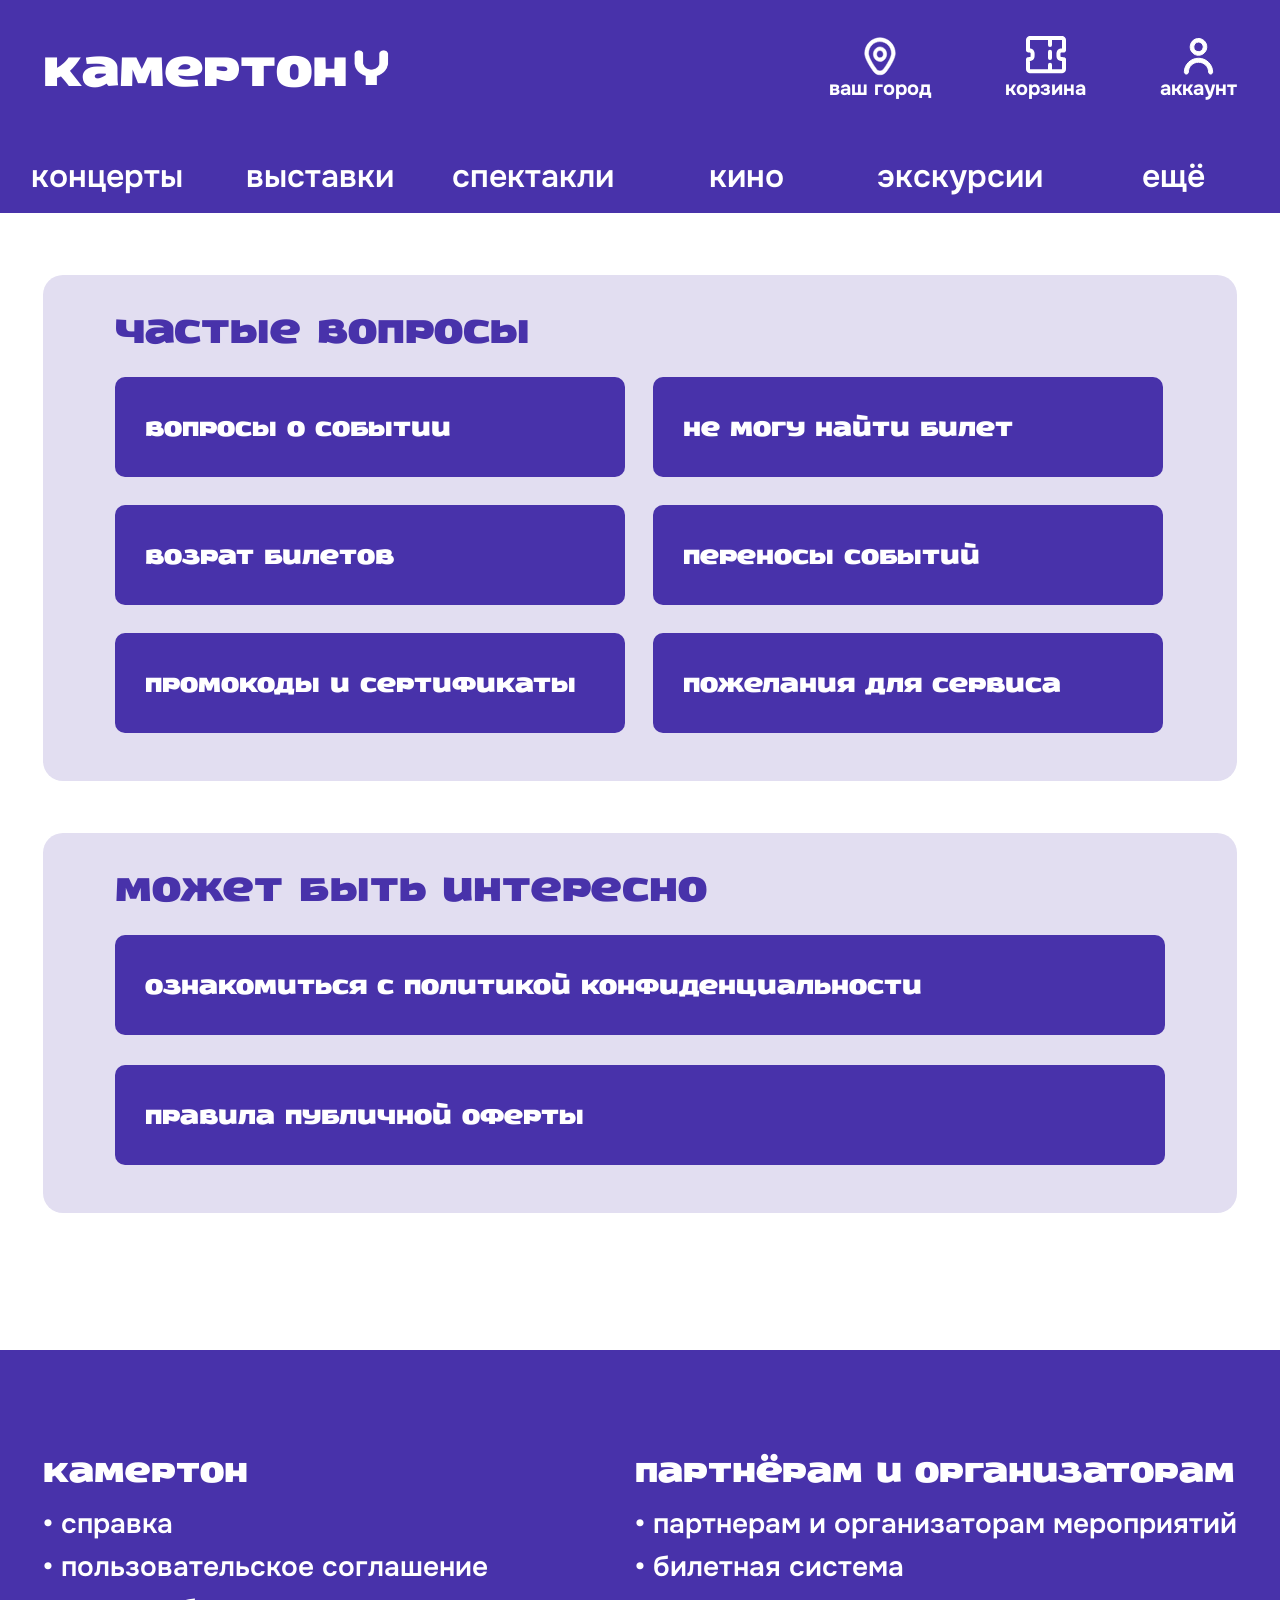
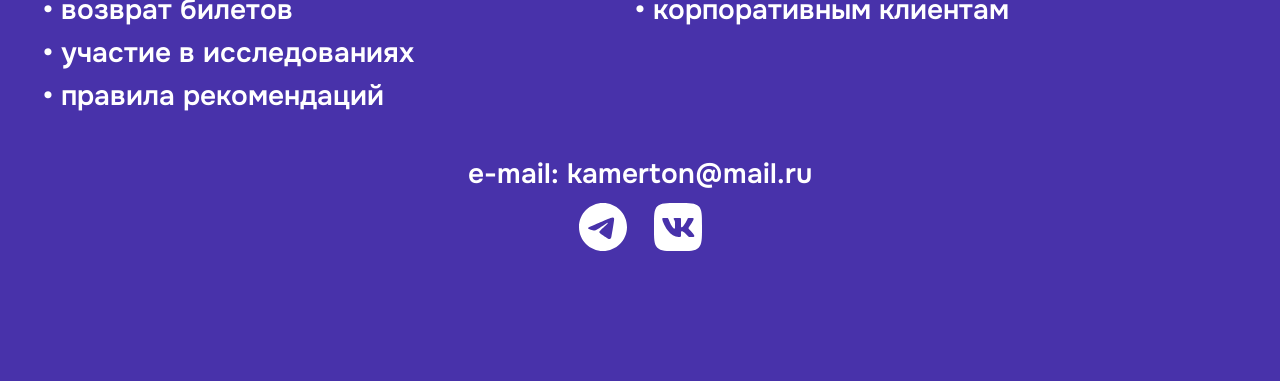
<file: html/questions.html>
<!DOCTYPE html>
<html lang="ru">

<head>
    <meta charset="UTF-8">
    <meta name="viewport" content="width=device-width, initial-scale=1.0">
    <title>Частые вопросы</title>

    <link rel="stylesheet" href="../css/reset.css">
    <link rel="stylesheet" href="../css/fonts.css">
    <link rel="stylesheet" href="../css/global.css">
    <link rel="stylesheet" href="../css/questions.css">
</head>

<body>
    <header class="header">
        <div class="container">
            <div class="header__top">
                <h1 class="header__title">
                    <a class="header__logo" href="../index.html">
                        <div class="header__logo-text">камертон</div>
                        <div class="header__logo-image">
                            <img src="../img/logo.svg" alt="">
                        </div>

                    </a>
                </h1>
                <div class="header__top-links-group">
                    <a href="#" class="header__top-link white-link--with-icon">
                        <svg width="40" height="43" viewBox="0 0 40 43" fill="none" xmlns="http://www.w3.org/2000/svg">
                            <path
                                d="M19.9999 10.9058C18.6814 10.9058 17.3924 11.3322 16.2961 12.1311C15.1998 12.93 14.3453 14.0655 13.8407 15.394C13.3361 16.7225 13.2041 18.1844 13.4614 19.5947C13.7186 21.0051 14.3535 22.3006 15.2859 23.3174C16.2182 24.3342 17.4061 25.0266 18.6993 25.3072C19.9925 25.5877 21.333 25.4437 22.5511 24.8934C23.7693 24.3431 24.8105 23.4113 25.5431 22.2156C26.2756 21.02 26.6666 19.6143 26.6666 18.1763C26.6666 16.2481 25.9642 14.3988 24.714 13.0353C23.4637 11.6718 21.768 10.9058 19.9999 10.9058ZM19.9999 21.8116C19.3407 21.8116 18.6962 21.5984 18.148 21.1989C17.5999 20.7995 17.1726 20.2317 16.9203 19.5675C16.668 18.9032 16.602 18.1723 16.7306 17.4671C16.8593 16.762 17.1767 16.1142 17.6429 15.6058C18.1091 15.0974 18.703 14.7512 19.3496 14.6109C19.9962 14.4706 20.6664 14.5426 21.2755 14.8178C21.8846 15.0929 22.4052 15.5589 22.7715 16.1567C23.1378 16.7545 23.3333 17.4573 23.3333 18.1763C23.3333 19.1405 22.9821 20.0651 22.3569 20.7469C21.7318 21.4286 20.884 21.8116 19.9999 21.8116Z"
                                fill="white" stroke="white" stroke-width="0.5" />
                            <path
                                d="M20 1.77898C24.0462 1.77898 27.9256 3.41895 30.7852 6.33562C33.6444 9.25211 35.25 13.2064 35.25 17.3288C35.25 19.315 34.5109 21.8242 33.0732 24.8229C31.6334 27.8262 29.4821 31.3422 26.6348 35.3483C25.8802 36.4215 24.8838 37.2954 23.7295 37.8962C22.5749 38.4971 21.2957 38.8072 19.999 38.8005V38.7995C18.703 38.8059 17.4245 38.4968 16.2705 37.8962C15.1162 37.2954 14.1198 36.4215 13.3652 35.3483L12.3301 33.8688C9.99121 30.471 8.18667 27.4508 6.92676 24.8229C5.4891 21.8242 4.75001 19.315 4.75 17.3288C4.75 13.2064 6.35563 9.25211 9.21484 6.33562C12.0744 3.41895 15.9538 1.77898 20 1.77898ZM19.4307 5.6159C16.5918 5.76266 13.8979 6.97759 11.877 9.03875C9.72118 11.2376 8.50748 14.22 8.50391 17.3317C8.50391 18.7996 9.18668 20.9343 10.5303 23.6257C11.8693 26.3079 13.849 29.5131 16.4072 33.112L16.5674 33.3239C16.9557 33.8067 17.438 34.2029 17.9844 34.487C18.6088 34.8116 19.2996 34.9811 20 34.9811C20.7004 34.9811 21.3912 34.8116 22.0156 34.487C22.6399 34.1623 23.1804 33.6913 23.5928 33.112L24.5254 31.7809C26.6363 28.7199 28.2981 25.9725 29.4697 23.6257C30.8133 20.9343 31.4961 18.7996 31.4961 17.3317C31.4925 14.22 30.2788 11.2376 28.123 9.03875C25.9675 6.84023 23.0462 5.6039 20 5.60027L19.4307 5.6159Z"
                                fill="white" stroke="white" stroke-width="0.5" />
                        </svg>

                        <div>ваш город</div>
                    </a>
                    <a href="../html/cart.html" class="header__top-link white-link--with-icon">
                        <svg width="40" height="43" viewBox="0 0 40 43" fill="none" xmlns="http://www.w3.org/2000/svg">
                            <path
                                d="M36.9082 2.21778L37.8164 0.435897L37.8162 0.435772L36.9082 2.21778ZM37.7822 3.09181L39.5644 2.18415L39.5642 2.18383L37.7822 3.09181ZM38 5.19923H40H38ZM37.9727 14.3496L39.7543 15.2583L39.7547 15.2576L37.9727 14.3496ZM37.8633 14.459L38.7684 16.2425L38.7713 16.241L37.8633 14.459ZM36.3037 14.4863V16.4863V14.4863ZM34.8057 14.5586L34.3684 12.607L34.3684 12.607L34.8057 14.5586ZM32.5342 16.8301L30.5826 16.3928L30.5826 16.3928L32.5342 16.8301ZM32.4619 18.3281H30.4619H32.4619ZM32.7881 21.4922L31.0059 22.3998L31.0061 22.4002L32.7881 21.4922ZM34.0996 22.8037L33.1916 24.5857L33.1917 24.5858L34.0996 22.8037ZM37.2617 23.1309V25.1309V23.1309ZM37.8633 23.1582L38.7714 21.3762L38.7713 21.3762L37.8633 23.1582ZM37.9727 23.2666L39.7547 22.3586L39.7532 22.3558L37.9727 23.2666ZM38 23.5303H40V23.5303H38ZM37.7822 34.2051L39.5642 35.1132L39.5642 35.1131L37.7822 34.2051ZM36.9082 35.0791L37.8162 36.8611L37.8162 36.8611L36.9082 35.0791ZM5.2002 35.2969V33.2969V35.2969ZM3.0918 35.0791L2.18377 36.8611L2.18382 36.8611L3.0918 35.0791ZM2.21777 34.2051L0.43576 35.1131L0.435847 35.1132L2.21777 34.2051ZM2 23.4854H0V23.4854H2ZM2.01367 23.2998L0.12156 22.6518L0.120667 22.6544L2.01367 23.2998ZM2.16895 23.1436L1.52197 21.2511L1.52093 21.2515L2.16895 23.1436ZM2.35547 23.1309V25.1309V23.1309ZM4.58691 22.9688L5.23446 24.861L5.23493 24.8609L4.58691 22.9688ZM6.45312 21.1026L8.3452 21.7507L8.34524 21.7506L6.45312 21.1026ZM6.54297 16.8301L8.49458 16.3928L8.49458 16.3928L6.54297 16.8301ZM4.27148 14.5586L4.70887 12.607L4.70878 12.607L4.27148 14.5586ZM2.77344 14.4863V12.4863V14.4863ZM2.35547 14.4863V16.4863V14.4863ZM2.16895 14.4727L1.52078 16.3647L1.52093 16.3648L2.16895 14.4727ZM2.01367 14.3174L0.121559 14.9654L0.122535 14.9682L2.01367 14.3174ZM2 5.19923H0H2ZM2.21777 3.09181L0.43576 2.18383L0.435598 2.18415L2.21777 3.09181ZM3.0918 2.21778L2.18382 0.435772L2.18357 0.435897L3.0918 2.21778ZM5.2002 2.00001V4.00001V2.00001ZM34.7998 2.00001V4.00001C35.393 4.00001 35.7177 4.00151 35.9511 4.02054C36.1613 4.03768 36.1156 4.05858 36.0002 3.9998L36.9082 2.21778L37.8162 0.435772C37.273 0.159002 36.7331 0.0710204 36.2761 0.0337652C35.8423 -0.00159526 35.3267 1.14441e-05 34.7998 1.14441e-05V2.00001ZM36.9082 2.21778L36 3.99967L36.0002 3.99979L37.7822 3.09181L39.5642 2.18383C39.1807 1.43109 38.5686 0.819276 37.8164 0.435897L36.9082 2.21778ZM37.7822 3.09181L36 3.99947C35.9414 3.88439 35.9623 3.83886 35.9794 4.04874C35.9985 4.28192 36 4.60635 36 5.19923H38H40C40 4.67246 40.0016 4.15705 39.9662 3.72337C39.9289 3.26639 39.8409 2.72697 39.5644 2.18415L37.7822 3.09181ZM38 5.19923H36V14.0859H38H40V5.19923H38ZM38 14.0859H36C36 14.1252 35.9999 14.1387 35.9998 14.1466C35.9997 14.1546 35.9998 14.1286 36.0033 14.0864C36.01 14.0046 36.0369 13.7434 36.1906 13.4416L37.9727 14.3496L39.7547 15.2576C39.9357 14.9023 39.9762 14.5793 39.9898 14.4141C40.0015 14.2716 40 14.1237 40 14.0859H38ZM37.9727 14.3496L36.191 13.4409C36.3584 13.1127 36.6255 12.845 36.9553 12.677L37.8633 14.459L38.7713 16.241C39.1951 16.0251 39.5389 15.6806 39.7543 15.2583L37.9727 14.3496ZM37.8633 14.459L36.9582 12.6755C37.2588 12.5229 37.5186 12.4963 37.5994 12.4896C37.6414 12.4861 37.6672 12.486 37.6595 12.4862C37.6519 12.4863 37.6384 12.4863 37.5996 12.4863V14.4863V16.4863C37.6385 16.4863 37.7858 16.4878 37.9283 16.4761C38.0926 16.4625 38.4143 16.4222 38.7684 16.2425L37.8633 14.459ZM37.5996 14.4863V12.4863H36.3037V14.4863V16.4863H37.5996V14.4863ZM36.3037 14.4863V12.4863C35.6305 12.4863 34.9631 12.4738 34.3684 12.607L34.8057 14.5586L35.2429 16.5102C35.2357 16.5118 35.2784 16.5007 35.4588 16.4938C35.648 16.4866 35.8968 16.4863 36.3037 16.4863V14.4863ZM34.8057 14.5586L34.3684 12.607C32.4802 13.0301 31.0057 14.5047 30.5826 16.3928L32.5342 16.8301L34.4858 17.2674C34.5704 16.8898 34.8654 16.5948 35.243 16.5102L34.8057 14.5586ZM32.5342 16.8301L30.5826 16.3928C30.4493 16.9875 30.4619 17.6549 30.4619 18.3281H32.4619H34.4619C34.4619 17.9211 34.4622 17.6724 34.4694 17.4832C34.4762 17.3028 34.4874 17.2602 34.4858 17.2674L32.5342 16.8301ZM32.4619 18.3281H30.4619C30.4619 19.1355 30.4602 19.8615 30.509 20.4621C30.5597 21.0859 30.6747 21.7495 31.0059 22.3998L32.7881 21.4922L34.5703 20.5846C34.57 20.584 34.5678 20.5798 34.5642 20.5695C34.5603 20.5587 34.5539 20.5387 34.5463 20.5061C34.5301 20.4376 34.5111 20.3247 34.4959 20.138C34.4633 19.7373 34.4619 19.2022 34.4619 18.3281H32.4619ZM32.7881 21.4922L31.0061 22.4002C31.4854 23.341 32.2508 24.1064 33.1916 24.5857L34.0996 22.8037L35.0076 21.0217C34.8194 20.9258 34.666 20.7724 34.5701 20.5842L32.7881 21.4922ZM34.0996 22.8037L33.1917 24.5858C33.8414 24.9168 34.5043 25.0322 35.1282 25.0832C35.7289 25.1324 36.4545 25.1309 37.2617 25.1309V23.1309V21.1309C36.3888 21.1309 35.8542 21.1293 35.4543 21.0965C35.268 21.0813 35.1552 21.0622 35.0867 21.046C35.0541 21.0384 35.034 21.0319 35.0231 21.028C35.0127 21.0243 35.0083 21.0221 35.0075 21.0217L34.0996 22.8037ZM37.2617 23.1309V25.1309H37.5996V23.1309V21.1309H37.2617V23.1309ZM37.5996 23.1309V25.1309C37.6389 25.1309 37.6524 25.1309 37.6603 25.1311C37.6683 25.1312 37.6423 25.1311 37.6001 25.1276C37.5183 25.1209 37.2571 25.094 36.9553 24.9402L37.8633 23.1582L38.7713 21.3762C38.416 21.1952 38.093 21.1546 37.9277 21.141C37.7853 21.1293 37.6374 21.1309 37.5996 21.1309V23.1309ZM37.8633 23.1582L36.9552 24.9402C36.6406 24.7799 36.3669 24.5192 36.1921 24.1775L37.9727 23.2666L39.7532 22.3558C39.5305 21.9203 39.1798 21.5844 38.7714 21.3762L37.8633 23.1582ZM37.9727 23.2666L36.1906 24.1746C36.0367 23.8724 36.0099 23.611 36.0033 23.5299C35.9998 23.4877 35.9997 23.4618 35.9998 23.4698C35.9999 23.4776 36 23.4911 36 23.5303H38H40C40 23.4924 40.0015 23.3446 39.9898 23.2022C39.9763 23.0376 39.9359 22.7142 39.7547 22.3586L37.9727 23.2666ZM38 23.5303H36V32.0967H38H40V23.5303H38ZM38 32.0967H36C36 32.6899 35.9985 33.0146 35.9795 33.248C35.9623 33.4582 35.9414 33.4125 36.0002 33.2971L37.7822 34.2051L39.5642 35.1131C39.841 34.5699 39.929 34.03 39.9662 33.573C40.0016 33.1392 40 32.6236 40 32.0967H38ZM37.7822 34.2051L36.0003 33.2969L36.0002 33.2971L36.9082 35.0791L37.8162 36.8611C38.5688 36.4776 39.1807 35.8656 39.5642 35.1132L37.7822 34.2051ZM36.9082 35.0791L36.0002 33.2971C36.1156 33.2383 36.1613 33.2592 35.9511 33.2764C35.7177 33.2954 35.393 33.2969 34.7998 33.2969V35.2969V37.2969C35.3267 37.2969 35.8423 37.2985 36.2761 37.2631C36.7331 37.2259 37.273 37.1379 37.8162 36.8611L36.9082 35.0791ZM34.7998 35.2969V33.2969H5.2002V35.2969V37.2969H34.7998V35.2969ZM5.2002 35.2969V33.2969C4.60696 33.2969 4.28233 33.2954 4.04889 33.2764C3.83869 33.2592 3.88441 33.2383 3.99978 33.2971L3.0918 35.0791L2.18382 36.8611C2.72701 37.1379 3.26687 37.2259 3.72389 37.2631C4.15767 37.2985 4.67333 37.2969 5.2002 37.2969V35.2969ZM3.0918 35.0791L3.99983 33.2971L3.9997 33.2969L2.21777 34.2051L0.435847 35.1132C0.819271 35.8656 1.43115 36.4776 2.18377 36.8611L3.0918 35.0791ZM2.21777 34.2051L3.99979 33.2971C4.05857 33.4125 4.03766 33.4582 4.02053 33.248C4.0015 33.0146 4 32.6899 4 32.0967H2H0C0 32.6236 -0.0016067 33.1392 0.0337538 33.573C0.0710089 34.03 0.158991 34.5699 0.43576 35.1131L2.21777 34.2051ZM2 32.0967H4V23.4854H2H0V32.0967H2ZM2 23.4854H4C4 23.459 4.00004 23.45 4.0001 23.4456C4.00015 23.4411 4.00006 23.4596 3.99828 23.4896C3.99489 23.5465 3.98188 23.7246 3.90668 23.9452L2.01367 23.2998L0.120667 22.6544C0.0320585 22.9143 0.0122097 23.1365 0.00533915 23.252C-0.000698805 23.3535 0 23.4566 0 23.4854H2ZM2.01367 23.2998L3.90578 23.9478C3.73501 24.4465 3.3413 24.8561 2.81696 25.0357L2.16895 23.1436L1.52093 21.2515C0.850428 21.4811 0.342392 22.007 0.121562 22.6518L2.01367 23.2998ZM2.16895 23.1436L2.81592 25.036C2.58028 25.1166 2.39012 25.1272 2.34134 25.1296C2.31361 25.131 2.29697 25.131 2.30527 25.1309C2.3146 25.1308 2.3239 25.1309 2.35547 25.1309V23.1309V21.1309C2.33783 21.1309 2.2333 21.13 2.13932 21.1347C2.03155 21.1402 1.79697 21.1571 1.52197 21.2511L2.16895 23.1436ZM2.35547 23.1309V25.1309C3.36567 25.1309 4.36818 25.1575 5.23446 24.861L4.58691 22.9688L3.93937 21.0765C3.94721 21.0738 3.88579 21.0983 3.61856 21.1138C3.33714 21.13 2.96423 21.1309 2.35547 21.1309V23.1309ZM4.58691 22.9688L5.23493 24.8609C6.69653 24.3603 7.84463 23.212 8.3452 21.7507L6.45312 21.1026L4.56105 20.4544C4.46089 20.7468 4.2311 20.9766 3.9389 21.0767L4.58691 22.9688ZM6.45312 21.1026L8.34524 21.7506C8.6421 20.8838 8.61523 19.8803 8.61523 18.8701H6.61523H4.61523C4.61523 19.4794 4.6144 19.8525 4.59818 20.1341C4.58278 20.4015 4.55824 20.4627 4.56101 20.4545L6.45312 21.1026ZM6.61523 18.8701H8.61523V18.3281H6.61523H4.61523V18.8701H6.61523ZM6.61523 18.3281H8.61523C8.61523 17.6549 8.62782 16.9875 8.49458 16.3928L6.54297 16.8301L4.59136 17.2674C4.58975 17.2602 4.6009 17.3028 4.60777 17.4832C4.61497 17.6724 4.61523 17.9212 4.61523 18.3281H6.61523ZM6.54297 16.8301L8.49458 16.3928C8.07149 14.5046 6.59681 13.0301 4.70887 12.607L4.27148 14.5586L3.8341 16.5102C4.21181 16.5948 4.50677 16.8899 4.59136 17.2674L6.54297 16.8301ZM4.27148 14.5586L4.70878 12.607C4.1141 12.4737 3.44664 12.4863 2.77344 12.4863V14.4863V16.4863C3.18042 16.4863 3.42919 16.4866 3.61837 16.4938C3.79873 16.5007 3.84138 16.5118 3.83419 16.5102L4.27148 14.5586ZM2.77344 14.4863V12.4863H2.35547V14.4863V16.4863H2.77344V14.4863ZM2.35547 14.4863V12.4863C2.32867 12.4863 2.3195 12.4863 2.31464 12.4862C2.30972 12.4862 2.32797 12.4863 2.35759 12.488C2.41258 12.4912 2.59319 12.5039 2.81696 12.5806L2.16895 14.4727L1.52093 16.3648C1.78408 16.4549 2.00907 16.4744 2.12303 16.4811C2.22409 16.4871 2.32733 16.4863 2.35547 16.4863V14.4863ZM2.16895 14.4727L2.81711 12.5806C3.33069 12.7565 3.73018 13.1591 3.90481 13.6665L2.01367 14.3174L0.122535 14.9682C0.347345 15.6215 0.8613 16.1388 1.52078 16.3647L2.16895 14.4727ZM2.01367 14.3174L3.90578 13.6694C3.98242 13.8932 3.99511 14.0738 3.99834 14.1287C4.00008 14.1584 4.00015 14.1766 4.0001 14.1717C4.00004 14.1668 4 14.1577 4 14.1309H2H0C0 14.159 -0.000716209 14.2623 0.00522053 14.3633C0.0119147 14.4773 0.0314382 14.7023 0.121562 14.9654L2.01367 14.3174ZM2 14.1309H4V5.19923H2H0V14.1309H2ZM2 5.19923H4C4 4.60635 4.00153 4.28192 4.02057 4.04874C4.03769 3.83886 4.05856 3.88439 3.99995 3.99947L2.21777 3.09181L0.435598 2.18415C0.159138 2.72697 0.0711151 3.26639 0.03382 3.72337C-0.00157309 4.15705 0 4.67246 0 5.19923H2ZM2.21777 3.09181L3.99979 3.99979L4.00002 3.99967L3.0918 2.21778L2.18357 0.435897C1.4314 0.819276 0.819301 1.43109 0.43576 2.18383L2.21777 3.09181ZM3.0918 2.21778L3.99978 3.9998C3.88441 4.05858 3.83869 4.03768 4.04889 4.02054C4.28233 4.00151 4.60696 4.00001 5.2002 4.00001V2.00001V1.14441e-05C4.67333 1.14441e-05 4.15767 -0.00159526 3.72389 0.0337652C3.26687 0.0710204 2.72701 0.159002 2.18382 0.435772L3.0918 2.21778ZM5.2002 2.00001V4.00001H34.7998V2.00001V1.14441e-05H5.2002V2.00001Z"
                                fill="white" />
                            <path d="M24 15.862V21.9489" stroke="white" stroke-width="4" stroke-linecap="round" />
                            <path d="M24 3.86196V8.93443" stroke="white" stroke-width="4" stroke-linecap="round" />
                            <path d="M24 28.862V33.9344" stroke="white" stroke-width="4" stroke-linecap="round" />
                        </svg>

                        <div>корзина</div>
                    </a>
                    <div class="header__popup-container">
                        <a href="#" class="header__top-link white-link--with-icon">
                            <svg width="39" height="43" viewBox="0 0 39 43" fill="none"
                                xmlns="http://www.w3.org/2000/svg">
                                <path
                                    d="M16.321 3.10899C17.8386 2.47131 19.5094 2.30431 21.1208 2.6295C22.7322 2.95472 24.2116 3.75715 25.3718 4.93419C26.5319 6.11119 27.3207 7.61034 27.6404 9.24083C27.96 10.8713 27.7959 12.561 27.1687 14.0973C26.5414 15.6337 25.479 16.9484 24.114 17.8736C22.8342 18.7412 21.3428 19.23 19.8074 19.2877L19.4998 19.2936C17.297 19.2913 15.186 18.4027 13.6306 16.8248C12.0754 15.2471 11.2021 13.1086 11.2 10.8805L11.2058 10.569C11.2626 9.01586 11.7425 7.50625 12.5964 6.20958C13.5075 4.82627 14.8037 3.74666 16.321 3.10899ZM19.4998 6.10509C18.2556 6.10514 17.0614 6.60684 16.1794 7.50157C15.2972 8.39659 14.7996 9.61168 14.7996 10.8805C14.7996 11.8265 15.0762 12.7512 15.5935 13.5367C16.1108 14.3221 16.8459 14.933 17.7039 15.2936C18.5617 15.654 19.5056 15.7477 20.4158 15.5641C21.326 15.3803 22.1633 14.9266 22.821 14.2594C23.4788 13.592 23.9273 12.7407 24.1091 11.8131C24.291 10.8854 24.1982 9.92379 23.8416 9.0504C23.4849 8.17703 22.881 7.43167 22.1082 6.90782C21.3355 6.38411 20.4276 6.10509 19.4998 6.10509Z"
                                    fill="white" stroke="white" />
                                <path
                                    d="M19.5005 22.25L19.8511 22.2549C23.472 22.3465 26.9269 23.7929 29.4976 26.3076C32.1513 28.9037 33.6457 32.4263 33.6499 36.1025V36.1035C33.6498 36.6331 33.4345 37.1387 33.0552 37.5098C32.6762 37.8804 32.1646 38.0869 31.6333 38.0869C31.102 38.0869 30.5904 37.8805 30.2114 37.5098C29.8321 37.1387 29.6168 36.6331 29.6167 36.1035C29.6167 33.4853 28.5536 30.972 26.6577 29.1172C24.7614 27.2621 22.187 26.2179 19.5005 26.2178C16.8139 26.2178 14.2387 27.262 12.3423 29.1172C10.4465 30.972 9.3833 33.4854 9.3833 36.1035C9.38323 36.6331 9.16789 37.1387 8.78857 37.5098C8.40959 37.8805 7.89799 38.0869 7.3667 38.0869C6.8354 38.0869 6.3238 37.8805 5.94482 37.5098C5.56551 37.1387 5.35017 36.6331 5.3501 36.1035V36.1025L5.35498 35.7588C5.44889 32.2073 6.93152 28.8227 9.50244 26.3076C12.1559 23.7119 15.7516 22.2541 19.4995 22.25H19.5005Z"
                                    fill="white" stroke="white" />
                            </svg>

                            <div>аккаунт</div>

                        </a>
                        <div class="header__popup hidden">
                            <div class="header__popup__profile">
                                <a href="../html/profile.html" class="header__popup__profile__picture">
                                    <img src="../img/image 33.png" alt="">
                                </a>
                                <div class="header__popup__profile__info">
                                    <a href="../html/profile.html" class="header__popup__text">
                                        женя лукашин
                                    </a>
                                    <a class="violet-link" href="mailto: whereismymind@mail.ru">
                                        whereismymind@mail.ru
                                    </a>
                                </div>
                            </div>
                            <div class="header__popup__content">
                                <a href="#" class="header__popup__link">
                                    <span class="header__popup__icon">
                                        <svg width="21" height="23" viewBox="0 0 21 23" fill="none"
                                            xmlns="http://www.w3.org/2000/svg">
                                            <path
                                                d="M10.5 5.75C9.80777 5.75 9.13108 5.97482 8.55551 6.39603C7.97993 6.81725 7.53133 7.41593 7.26642 8.11638C7.00152 8.81683 6.9322 9.58759 7.06725 10.3312C7.2023 11.0748 7.53564 11.7578 8.02513 12.2939C8.51461 12.83 9.13825 13.1951 9.81719 13.343C10.4961 13.4909 11.1999 13.415 11.8394 13.1249C12.4789 12.8347 13.0256 12.3434 13.4101 11.713C13.7947 11.0826 14 10.3415 14 9.58333C14 8.56667 13.6313 7.59165 12.9749 6.87276C12.3185 6.15387 11.4283 5.75 10.5 5.75ZM10.5 11.5C10.1539 11.5 9.81554 11.3876 9.52775 11.177C9.23997 10.9664 9.01567 10.667 8.88321 10.3168C8.75076 9.96658 8.7161 9.58121 8.78363 9.20941C8.85115 8.83761 9.01782 8.4961 9.26257 8.22805C9.50731 7.96 9.81913 7.77745 10.1586 7.70349C10.4981 7.62954 10.8499 7.6675 11.1697 7.81256C11.4895 7.95763 11.7628 8.2033 11.9551 8.51849C12.1474 8.83368 12.25 9.20425 12.25 9.58333C12.25 10.0917 12.0656 10.5792 11.7374 10.9386C11.4093 11.2981 10.9641 11.5 10.5 11.5Z"
                                                fill="#6F5DBC" stroke="#6F5DBC" stroke-width="0.3" />
                                            <path
                                                d="M10.5 0.919434C12.6295 0.919434 14.6711 1.78636 16.1758 3.32764C17.6803 4.86876 18.5253 6.95828 18.5254 9.13623C18.5254 10.1873 18.1351 11.5132 17.3799 13.0952C16.7179 14.4818 15.7702 16.0748 14.542 17.8667L13.999 18.647C13.6012 19.2153 13.0757 19.6783 12.4668 19.9966C11.8579 20.3148 11.183 20.4787 10.499 20.4751V20.4741C9.81565 20.4774 9.1416 20.3146 8.5332 19.9966C8.00046 19.7181 7.53161 19.3287 7.15625 18.855L7.00098 18.647C5.50593 16.5344 4.37661 14.6798 3.62012 13.0952C2.8649 11.5132 2.47461 10.1873 2.47461 9.13623C2.47468 6.95828 3.31972 4.86876 4.82422 3.32764C6.3289 1.78636 8.37048 0.919434 10.5 0.919434ZM10.2021 2.979C8.7167 3.05611 7.30678 3.69449 6.24902 4.77783C5.12062 5.93371 4.48525 7.50202 4.4834 9.13818L4.4873 9.28662C4.52911 10.0492 4.88387 11.1189 5.54492 12.4487C6.24736 13.8618 7.28621 15.5508 8.62891 17.4478C8.84377 17.7509 9.12603 17.9977 9.45117 18.1675C9.77618 18.3371 10.1356 18.4253 10.5 18.4253C10.8644 18.4253 11.2238 18.3371 11.5488 18.1675C11.874 17.9977 12.1562 17.7509 12.3711 17.4478C13.7138 15.5508 14.7526 13.8618 15.4551 12.4487C16.1602 11.0302 16.5166 9.90779 16.5166 9.13818L16.5088 8.83252C16.4334 7.30779 15.8089 5.86151 14.751 4.77783C13.6227 3.62231 12.0939 2.9731 10.5 2.97119L10.2021 2.979Z"
                                                fill="#6F5DBC" stroke="#6F5DBC" stroke-width="0.3" />
                                        </svg>
                                    </span>
                                    <span class="header__popup__text">Санкт-Петербург</span>
                                </a>
                                <a href="#" class="header__popup__link">
                                    <span class="header__popup__icon">
                                        <svg width="19" height="19" viewBox="0 0 19 19" fill="none"
                                            xmlns="http://www.w3.org/2000/svg">
                                            <path
                                                d="M12.2707 9.49984C12.2707 11.0301 11.0301 12.2707 9.49984 12.2707C7.96955 12.2707 6.729 11.0301 6.729 9.49984C6.729 7.96955 7.96955 6.729 9.49984 6.729C11.0301 6.729 12.2707 7.96955 12.2707 9.49984Z"
                                                stroke="#6F5DBC" stroke-width="2.2" />
                                            <path
                                                d="M16.4594 7.24534C17.0977 8.34559 17.4168 8.89564 17.4168 9.5C17.4168 10.1044 17.0977 10.6544 16.4594 11.7547L14.9365 14.3797C14.3007 15.4755 13.9828 16.0235 13.46 16.3242C12.9373 16.625 12.3028 16.625 11.0339 16.625H7.96647C6.69752 16.625 6.06306 16.625 5.5403 16.3242C5.01754 16.0235 4.69965 15.4755 4.06388 14.3797L2.54095 11.7547C1.90265 10.6544 1.5835 10.1044 1.5835 9.5C1.5835 8.89564 1.90265 8.34559 2.54095 7.24533L4.06388 4.62033C4.69965 3.52447 5.01754 2.97654 5.5403 2.67577C6.06306 2.375 6.69752 2.375 7.96647 2.375H11.0339C12.3028 2.375 12.9373 2.375 13.46 2.67577C13.9828 2.97654 14.3007 3.52448 14.9365 4.62034L16.4594 7.24534Z"
                                                stroke="#6F5DBC" stroke-width="2.2" />
                                        </svg>
                                    </span>
                                    <span class="header__popup__text">Настройки</span>
                                </a>
                                <a href="#" class="header__popup__link">
                                    <span class="header__popup__icon">
                                        <svg width="24" height="24" viewBox="0 0 24 24" fill="none"
                                            xmlns="http://www.w3.org/2000/svg">
                                            <path
                                                d="M10 5L9.44787 5.19487C7.29889 5.95333 6.2244 6.33257 5.6122 7.19785C5 8.06313 5 9.20258 5 11.4815V13.5185C5 15.7974 5 16.9368 5.6122 17.8022C6.2244 18.6674 7.29889 19.0467 9.44787 19.8052L10 20"
                                                stroke="#6F5DBC" stroke-width="2.2" stroke-linecap="round" />
                                            <path
                                                d="M18.2856 12.5714L8.00002 12.7857M15.4285 9.14286L18.2856 12.5714L15.4285 16"
                                                stroke="#6F5DBC" stroke-width="2.2" stroke-linecap="round"
                                                stroke-linejoin="round" />
                                        </svg>

                                    </span>
                                    <span class="header__popup__text">Выход</span>
                                </a>
                            </div>
                            <div class="header__popup__content">
                                <a href="#" class="header__popup__link">
                                    <span class="header__popup__icon">
                                        <svg width="17" height="14" viewBox="0 0 17 14" fill="none"
                                            xmlns="http://www.w3.org/2000/svg">
                                            <path
                                                d="M13.0001 1L16 5L13.0001 9M16 5H3.61803C3.2116 5 2.81074 5.09463 2.44721 5.27639C1.56027 5.71987 1 6.6264 1 7.61803V10.382C1 11.3736 1.56027 12.2801 2.44721 12.7236C2.81074 12.9054 3.2116 13 3.61803 13H10"
                                                stroke="#6F5DBC" stroke-width="2" stroke-linecap="round"
                                                stroke-linejoin="round" />
                                        </svg>
                                    </span>
                                    <span class="header__popup__text">Вернуть билет</span>
                                </a>
                                <a href="../html/questions.html" class="header__popup__link">
                                    <span class="header__popup__icon">
                                        <svg width="17" height="18" viewBox="0 0 17 18" fill="none"
                                            xmlns="http://www.w3.org/2000/svg"
                                            xmlns:xlink="http://www.w3.org/1999/xlink">
                                            <rect x="5" y="3" width="7" height="12" fill="url(#pattern0_605_248)" />
                                            <rect x="1.1" y="1.1" width="14.8" height="15.8" rx="3.9" stroke="#8475C6"
                                                stroke-width="2.2" />
                                            <defs>
                                                <pattern id="pattern0_605_248" patternContentUnits="objectBoundingBox"
                                                    width="1" height="1">
                                                    <use xlink:href="#image0_605_248"
                                                        transform="matrix(0.00585937 0 0 0.00351562 -1 -0.4)" />
                                                </pattern>
                                                <image id="image0_605_248" width="512" height="512"
                                                    preserveAspectRatio="none"
                                                    xlink:href="[data-uri]" />
                                            </defs>
                                        </svg>
                                    </span>
                                    <span class="header__popup__text">Частые вопросы</span>
                                </a>
                                <a href="#" class="header__popup__link">
                                    <span class="header__popup__icon">
                                        <svg width="21" height="20" viewBox="0 0 21 20" fill="none"
                                            xmlns="http://www.w3.org/2000/svg">
                                            <path
                                                d="M16.4062 2.25C17.1648 2.25 17.8946 2.5367 18.4346 3.05078C18.975 3.56546 19.2812 4.26661 19.2812 5V13.125C19.2812 13.8584 18.975 14.5595 18.4346 15.0742C17.8946 15.5883 17.1648 15.875 16.4062 15.875H6.15527L3.18555 18.1367C3.05223 18.238 2.89253 18.3003 2.72559 18.3184C2.55881 18.3363 2.38968 18.3098 2.2373 18.2402C2.08465 18.1704 1.95365 18.0595 1.86133 17.9199C1.76899 17.7803 1.719 17.6174 1.71875 17.4502V5C1.71875 4.26661 2.02502 3.56546 2.56543 3.05078C3.10539 2.5367 3.83524 2.25 4.59375 2.25H16.4062ZM4.59375 4C4.30815 4 4.03631 4.10792 3.83789 4.29688C3.63988 4.48546 3.53125 4.73883 3.53125 5V15.6445L5.45801 14.1758L5.52539 14.125H16.4062C16.6919 14.125 16.9637 14.0171 17.1621 13.8281C17.3601 13.6395 17.4687 13.3862 17.4688 13.125V5C17.4688 4.73883 17.3601 4.48546 17.1621 4.29688C16.9637 4.10792 16.6919 4 16.4062 4H4.59375Z"
                                                fill="#8475C6" stroke="#8475C6" stroke-width="0.5" />
                                            <path
                                                d="M14.25 9.59961C14.517 9.59961 14.7451 9.6552 14.9082 9.79102C15.0766 9.93131 15.1504 10.1356 15.1504 10.375C15.1504 10.6144 15.0766 10.8187 14.9082 10.959C14.7451 11.0948 14.517 11.1504 14.25 11.1504H6.75C6.48297 11.1504 6.2549 11.0948 6.0918 10.959C5.92344 10.8187 5.84961 10.6144 5.84961 10.375C5.84961 10.1356 5.92344 9.93131 6.0918 9.79102C6.2549 9.6552 6.48297 9.59961 6.75 9.59961H14.25ZM14.25 5.84961C14.517 5.84961 14.7451 5.9052 14.9082 6.04102C15.0766 6.18131 15.1504 6.38563 15.1504 6.625C15.1504 6.86437 15.0766 7.06869 14.9082 7.20898C14.7451 7.3448 14.517 7.40039 14.25 7.40039H6.75C6.48297 7.40039 6.2549 7.3448 6.0918 7.20898C5.92344 7.06869 5.84961 6.86437 5.84961 6.625C5.84961 6.38563 5.92344 6.18131 6.0918 6.04102C6.2549 5.9052 6.48297 5.84961 6.75 5.84961H14.25Z"
                                                fill="#8475C6" stroke="#8475C6" stroke-width="0.3" />
                                        </svg>
                                    </span>
                                    <span class="header__popup__text">Чат с поддержкой</span>
                                </a>
                            </div>
                        </div>
                    </div>

                </div>
            </div>
        </div>

        <nav class="header__bottom">
            <a href="../html/filtered-catalog.html" class="header__bottom-link button--violet">концерты</a>
            <a href="#" class="header__bottom-link button--violet">выставки</a>
            <a href="../html/filtered-catalog-spectacles.html" class="header__bottom-link button--violet">спектакли</a>
            <a href="#" class="header__bottom-link button--violet">кино</a>
            <a href="#" class="header__bottom-link button--violet">экскурсии</a>
            <a href="#" class="header__bottom-link button--violet">ещё</a>
        </nav>
    </header>
    <!-- Основной контент -->
    <main>
        <!-- Вопросы -->
        <section>
            <div class="container">
                <h2 class="section-title">
                    частые вопросы
                </h2>
                <ul class="questions-list">
                    <li class="questions-item">
                        <a class="questions-item__link button--violet" href="#">
                            <div>вопросы о событии</div>
                        </a>
                    </li>
                    <li class="questions-item">
                        <a class="questions-item__link button--violet" href="#">
                            <div>не могу найти билет</div>
                        </a>
                    </li>
                    <li class="questions-item">
                        <a class="questions-item__link button--violet" href="#">
                            <div>возрат билетов</div>
                        </a>
                    </li>
                    <li class="questions-item">
                        <a class="questions-item__link button--violet" href="../html/article.html">
                            <div>переносы событий</div>
                        </a>
                    </li>
                    <li class="questions-item">
                        <a class="questions-item__link button--violet" href="#">
                            <div>промокоды и сертификаты</div>
                        </a>
                    </li>
                    <li class="questions-item">
                        <a class="questions-item__link button--violet" href="#">
                            <div>пожелания для сервиса</div>
                        </a>
                    </li>
                </ul>
            </div>
        </section>
        <!-- Может быть интересно -->
        <section>
            <div class="container">
                <h2 class="section-title">
                    может быть интересно
                </h2>
                <ul class="questions-list--single-row">
                    <li class="questions-item">
                        <a class="questions-item__link button--violet" href="#">
                            <div>ознакомиться с политикой конфиденциальности</div>
                        </a>
                    </li>
                    <li class="questions-item">
                        <a class="questions-item__link button--violet" href="#">
                            <div>правила публичной оферты</div>
                        </a>
                    </li>
                </ul>
            </div>
        </section>
    </main>
    <!-- ПОдвал -->
    <footer class="footer">
        <div class="container">
            <div class="footer__top">
                <div>
                    <p class="footer__top__title">камертон</p>
                    <ul class="footer__top__links-list">
                        <li class="footer__top__link"><a class="white-link--underline" href="#">• справка</a></li>
                        <li class="footer__top__link"><a class="white-link--underline" href="#">• пользовательское
                                соглашение</a></li>
                        <li class="footer__top__link"><a class="white-link--underline" href="#">• возврат билетов</a>
                        </li>
                        <li class="footer__top__link"><a class="white-link--underline" href="#">• участие в
                                исследованиях</a></li>
                        <li class="footer__top__link"><a class="white-link--underline" href="#">• правила
                                рекомендаций</a></li>
                    </ul>
                </div>
                <div>
                    <p class="footer__top__title">партнёрам и организаторам</p>
                    <ul class="footer__top__links-list">
                        <li class="footer__top__link"><a class="white-link--underline" href="#">• партнерам и
                                организаторам
                                мероприятий</a>
                        </li>
                        <li class="footer__top__link"><a class="white-link--underline" href="#">• билетная система</a>
                        </li>
                        <li class="footer__top__link"><a class="white-link--underline" href="#">• корпоративным
                                клиентам</a></li>
                    </ul>
                </div>
            </div>
            <div class="footer__bottom">
                <a class="footer__bottom__mail white-link" href="mailto:kamerton@mail.ru">e-mail:
                    kamerton@mail.ru</a>
                <div class="footer__bottom__social-group">
                    <a class="footer__bottom__social-link" href="">
                        <svg width="48" height="48" viewBox="0 0 48 48" fill="none" xmlns="http://www.w3.org/2000/svg">
                            <g clip-path="url(#clip0_278_27)">
                                <path fill-rule="evenodd" clip-rule="evenodd"
                                    d="M24 0C10.746 0 0 10.746 0 24C0 37.254 10.746 48 24 48C37.254 48 48 37.254 48 24C48 10.746 37.254 0 24 0ZM35.124 16.322C34.764 20.116 33.2 29.326 32.406 33.576C32.07 35.376 31.406 35.978 30.766 36.036C29.372 36.164 28.314 35.114 26.964 34.23C24.852 32.846 23.658 31.984 21.608 30.632C19.238 29.07 20.774 28.212 22.124 26.81C22.478 26.442 28.618 20.856 28.738 20.35C28.752 20.286 28.768 20.05 28.626 19.926C28.484 19.802 28.278 19.844 28.13 19.878C27.918 19.926 24.544 22.156 18.006 26.568C17.048 27.226 16.18 27.546 15.402 27.53C14.546 27.512 12.898 27.046 11.672 26.646C10.17 26.158 8.974 25.898 9.078 25.07C9.132 24.638 9.726 24.196 10.862 23.744C17.858 20.696 22.524 18.686 24.858 17.714C31.524 14.942 32.908 14.46 33.812 14.444C34.944 14.428 35.216 15.362 35.124 16.322Z"
                                    fill="white" />
                            </g>
                            <defs>
                                <clipPath id="clip0_278_27">
                                    <rect width="48" height="48" fill="white" />
                                </clipPath>
                            </defs>
                        </svg>
                    </a>
                    <a class="footer__bottom__social-link" href="">
                        <svg width="48" height="48" viewBox="0 0 48 48" fill="none" xmlns="http://www.w3.org/2000/svg">
                            <g clip-path="url(#clip0_278_30)">
                                <path
                                    d="M44.632 3.368C41.264 0 35.842 0 25 0H23C12.158 0 6.736 0 3.368 3.368C0 6.736 0 12.158 0 23V25C0 35.842 0 41.262 3.368 44.632C6.736 48.002 12.158 48 23 48H25C35.842 48 41.262 48 44.632 44.632C48 41.264 48 35.842 48 25V23C48 12.158 48 6.736 44.632 3.368ZM39.006 34H35.506C34.172 34 33.78 32.936 31.406 30.562C29.328 28.56 28.438 28.3 27.92 28.3C27.214 28.3 27.004 28.5 27.004 29.5V32.638C27.004 33.498 26.73 34 24.504 34C20.796 34 16.72 31.748 13.826 27.596C9.486 21.514 8.3 16.916 8.3 15.99C8.3 15.47 8.5 15 9.5 15H13.002C13.896 15 14.232 15.392 14.568 16.36C16.28 21.346 19.168 25.704 20.354 25.704C20.798 25.704 21.002 25.498 21.002 24.37V19.216C20.872 16.844 19.61 16.648 19.61 15.804C19.61 15.414 19.944 15 20.5 15H26.002C26.744 15 27.002 15.396 27.002 16.286V23.22C27.002 23.96 27.324 24.22 27.546 24.22C27.992 24.22 28.362 23.96 29.178 23.144C31.7 20.326 33.48 15.988 33.48 15.988C33.704 15.468 34.112 14.998 35.004 14.998H38.504C39.562 14.998 39.786 15.542 39.562 16.284C39.116 18.324 34.852 24.33 34.852 24.33C34.48 24.924 34.332 25.22 34.852 25.888C35.224 26.408 36.446 27.446 37.262 28.41C38.766 30.102 39.9 31.528 40.216 32.512C40.508 33.5 40.006 34 39.006 34Z"
                                    fill="white" />
                            </g>
                            <defs>
                                <clipPath id="clip0_278_30">
                                    <rect width="48" height="48" fill="white" />
                                </clipPath>
                            </defs>
                        </svg>
                    </a>
                </div>
            </div>
        </div>

    </footer>

    <script src="../script/popup.js"></script>
</body>

</html>
</file>
<file: css/fonts.css>
@font-face {
    font-family: 'Narezka';
    src: url("../fonts/Narezka.woff") format('woff');
    font-weight: 400;
}

@font-face {
    font-family: 'Onest';
    src: url("../fonts/Onest-Medium.woff") format("woff");
    font-weight: 500;
}

@font-face {
    font-family: 'Onest';
    src: url("../fonts/Onest-SemiBold.woff") format("woff");
    font-weight: 600;
}

@font-face {
    font-family: 'Onest';
    src: url("../fonts/Onest-Bold.woff") format("woff");
    font-weight: 700;
}
</file>
<file: css/global.css>
.container {
    width: 1194px;
    margin: 0 auto;
}

/* шапка */

.header {
    background-color: #4832AA;
}


.header__top {
    display: flex;
    flex-direction: row;
    align-items: center;
    justify-content: space-between;
    height: 135px;
}

.header__logo {
    display: flex;
    flex-direction: row;
    align-items: center;
    gap: 5px;
}

.header__logo-text {
    color: #FFFFFF;
    font-size: 60px;
    font-family: 'Narezka';
    font-weight: 400;
}

.header__logo-image {
    width: 36px;
    height: 35px;
}

.header__top-links-group {
    display: flex;
    justify-content: space-between;
    align-items: end;
    width: 408px;
}

.header__top-link {
    display: flex;
    flex-direction: column;
    align-items: center;
    font-family: 'Onest';
    font-weight: 700;
    font-size: 20px;
}

.header__popup-container {
    position: relative;
}

.header__hover {
    transition: text-shadow 0.2s
}

.header__hover:hover {
    background-color: #4832AA;
    text-shadow: -1px -1px 0 #000, 1px -1px 0 #000, -1px 1px 0 #000, 1px 1px 0 #000;
}

.header__bottom {
    max-width: 1920px;
    margin: 0 auto;
    display: flex;
    align-items: center;
    height: 78px;
}

.header__bottom-link {
    width: 318px;
    height: 72px;
    text-align: center;
    font-family: 'Onest';
    font-weight: 600;
    font-size: 32px;
    line-height: 78px;
    display: block;
    text-align: center;
}

.header__popup {
    position: absolute;
    top: 0;
    left: 0;
    z-index: 2;
    padding: 21px 23px;
    display: flex;
    flex-direction: column;
    width: 393px;
    height: 482px;
    background-color: #FFFFFF;
    border: 1px solid #8475C6;
    border-radius: 20px;
}

.header__popup__profile {
    display: flex;
    flex-direction: row;
    align-items: center;
    gap: 12px;
    margin-bottom: 32px;

    .violet-link {
        font-family: 'Onest';
        font-weight: 500;
        font-size: 18px;
    }
}

.header__popup__profile__picture {
    display: block;
    width: fit-content;
    height: fit-content;
    border-radius: 10px;

    img {
        width: 71px;
        height: 71px;
        border-radius: 10px;
    }
}


.header__popup__text {
    font-family: 'Onest';
    font-weight: 600;
    font-size: 20px;
    color: #000000;

    &:first-of-type {
        margin-bottom: 5px;
        font-size: 25px;
    }
}

.header__popup__content {
    display: flex;
    flex-direction: column;
    gap: 15px;

    &:not(:last-of-type) {
        border-bottom: 3px solid #E2DEF1;
        padding-bottom: 22px;
    }

    &:last-of-type {
        padding-top: 28px;
    }
}



.header__popup__icon {
    display: flex;
    justify-content: center;
    width: 24px;
    height: 24px;
}

.header__popup__link {
    display: flex;
    align-items: center;
    gap: 51px;
    padding-left: 14px;
    width: 325px;
    height: 30px;
    border-radius: 10px;
    transition: box-shadow 0.4s;

    &:hover {
        box-shadow: 0px 4px 4px 0px #00000040;

    }
}

/* Section */

section {
    margin-bottom: 40px;

}

.section-title {
    margin-bottom: 40px;
    font-family: 'Narezka';
    font-weight: 400;
    font-size: 65px;
}

/* Подвал */

.footer {
    display: flex;
    flex-direction: column;
    align-items: center;
    margin-top: 137px;
    width: 100%;
    height: 631px;
    background-color: #4832AA;
    color: #FFF;
}

.footer__top {
    display: flex;
    flex-direction: row;
    justify-content: space-between;
    margin-top: 100px;
    margin-bottom: 50px;
}

.footer__top__title {
    margin-bottom: 20px;
    font-family: 'Narezka';
    font-weight: 400;
    font-size: 40px;
}

.footer__top__links-list {
    display: flex;
    flex-direction: column;
    gap: 15px;
    font-family: 'Onest';
    font-weight: 600;
    font-size: 28px;
}

.footer__bottom {
    display: flex;
    flex-direction: column;
    align-items: center;
    gap: 15px;
}

.footer__bottom__mail {
    display: block;
    width: fit-content;
    font-family: "Onest";
    font-weight: 600;
    font-size: 28px;
}

.footer__bottom__social-group {
    display: flex;
    gap: 27px;
    width: fit-content;
}

.footer__bottom__social-link {
    width: 48px;
    height: 48px;
    display: block;

    & path {
        transition: fill 0.2s;
    }

    &:hover path {
        fill: #D7D7D7;
    }
}



/* Event list */

.event-list {
    display: grid;
    grid-template-columns: repeat(3, 378px);
    grid-auto-rows: 300px;
    gap: 30px;
}

.event-list__item {
    position: relative;
    padding: 15px 10px;
    display: flex;
    flex-direction: column;
    justify-content: flex-end;
    border-radius: 10px;
    font-family: 'Onest';
    color: #FFF;
    transition: filter 0.2s;

    &:hover {
        filter: drop-shadow(0px 4px 7px #8881A7);
    }

}

.event-list__link {
    color: #FFF;
}

.event-list__item__img {
    position: absolute;
    top: 0;
    left: 0;
    z-index: 0;
    border-radius: 10px;
}

.event-list__item__title {
    position: relative;
    font-weight: 700;
    font-size: 24px;
    line-height: 130%;
    z-index: 1;
}

.event-list__item__info {
    position: relative;
    font-weight: 500;
    font-size: 20px;
    line-height: 130%;
    z-index: 1;
}

.event-list__item>.ticket-icon-container {
    top: 19px;
    right: 15px;
    width: 30px;
    height: 26.5px;
}

.ticket-icon-container {
    position: absolute;
    z-index: 2;

    >img {
        width: 100%;
        height: 100%;
    }
}


.ticket-checkbox {
    position: absolute;
    margin: 0;
    width: 100%;
    height: 100%;
    cursor: pointer;
    opacity: 0;
}

.button--violet {
    background-color: #4832AA;
    color: #FFFFFF;
    transition: background-color 0.2s;

    &:hover {
        background-color: #42328B;
    }

    &:active {
        background-color: #42328B;
    }

    &:disabled {
        background-color: #8475C6;
    }
}

.violet-link {
    color: #4832AA;
    transition: color 0.2s;

    &:hover {
        color: #493B85;
    }
}

.violet-link--underline {
    text-decoration: underline;
    color: #4832AA;
    transition: color 0.2s;

    &:hover {
        color: #493B85;
    }
}

.white-link {
    color: #FFFFFF;
    transition: color 0.2s;

    &:hover {
        color: #D7D7D7;
    }
}

.white-link--underline {
    color: #FFFFFF;
    transition: color 0.2s;

    &:hover {
        color: #D7D7D7;
        text-decoration: underline;
    }
}

.white-link--with-icon {
    color: #FFFFFF;
    transition: color 0.2s;

    &:hover {
        color: #D7D7D7;
    }

    path {
        transition: fill 0.2s;
    }

    &:hover path {
        fill: #D7D7D7;
    }
}

.hidden {
    display: none;
}
</file>
<file: css/article.css>
section {
    margin-top: 25px;
}

.qa {
    display: flex;
    flex-direction: column;
    gap: 65px;
    font-family: 'Onest';
}

.qa__item__name {
    margin-bottom: 22px;
    font-weight: 700;
    font-size: 28px;
}

.qa__item__content {
    margin-left: 10px;
    display: flex;
    flex-direction: column;
    gap: 30px;
    font-weight: 500;
    font-size: 25px;

    &:not(:last-child) {
        margin-bottom: 30px;
    }

    &>.qa__item__content {
        gap: 0;
        margin-bottom: 0px;
    }
}

.qa__item__text {
    line-height: 150%;
}

.qa__item__text__block {
    margin-left: 15px;
    display: block;
}

.spoiler>summary {
    list-style: none;
    cursor: pointer;
    position: relative;
    padding-left: 30px;
}

.spoiler>summary::-webkit-details-marker {
    display: none;
}

.spoiler>summary::before {
    content: '';
    position: absolute;
    left: 0;
    top: 50%;
    transform: translateY(-50%);
    width: 16px;
    height: 30px;
    background-image: url('../img/Vector.svg');
    background-size: contain;
    background-repeat: no-repeat;
    transition: transform 0.2s ease;
}

.spoiler[open]>summary::before {
    transform: translateY(-50%) rotate(90deg);
    /* Поворачиваем стрелку */
}

.spoiler__content {
    display: flex;
    flex-direction: column;
    gap: 65px;
}

.rate {
    margin-top: 32px;
    padding: 32px 0;
    display: flex;
    flex-direction: column;
    align-items: center;
    gap: 22px;
    border-top: 5px solid #E2DEF1;
    border-bottom: 5px solid #E2DEF1;
}

.rate__text {
    width: fit-content;
    font-family: 'Narezka';
    font-weight: 400;
    font-size: 30px;
}

.rate__button-group {
    display: flex;
    gap: 30px;
}

.rate__button {
    display: flex;
    align-items: center;
    gap: 10px;
    font-family: 'Narezka';
    font-weight: 400;
    font-size: 30px;
    color: #4832AA;
    transition: color 0.2s;

    path {
        transition: stroke 0.2s;
    }

    &:hover {
        color: #493B85;
    }

    &:hover path {
        stroke: #493B85;

    }
}

.navigate {
    display: flex;
    justify-content: space-between;
    align-items: center;
    margin-top: 24px;
}

.navigate__link {
    display: flex;
    flex-direction: column;
    font-family: 'Onest';
    font-weight: 500;

    &:last-child {

        align-items: end;
    }


    &:hover .navigate__link__bottom {
        color: #888888;

        path {
            fill: #888888;
        }
    }

    &:hover .navigate__link__top {
        color: #8475C6;
    }
}

.navigate__link__top {
    margin-bottom: 23px;
    font-size: 22px;

    transition: color 0.2s;
}

.navigate__link__bottom {
    display: flex;
    flex-direction: row;
    align-items: center;
    gap: 29px;
    font-size: 25px;
    color: #000000;
    transition: color 0.2s;

    path {
        transition: fill 0.2s;
    }


}
</file>
<file: css/cart.css>
.cart-section {
    margin-top: 66px;

    &>.container {
        width: 1050px;
    }
}

.cart {
    padding: 20px 102px 77px 102px;
    width: 100%;
    background-color: #E2DEF1;
    border-radius: 15px;
}

.cart__top {
    margin-bottom: 20px;
}

.cart__title {
    font-family: 'Narezka';
    font-weight: 400;
    font-size: 60px;
}

.cart__text {
    font-family: 'Onest';
    font-weight: 600;
    font-size: 30px;
    color: #4832AA;
}

.cart__added {
    display: flex;
    flex-direction: column;
    gap: 30px;
}

.cart__ticket {
    padding: 30px;
    width: 100%;
    height: 415px;
    display: flex;
    flex-direction: row;
    align-items: end;
    justify-content: space-between;
    background-color: #FFFFFF;
    border-radius: 10px;
    transition: filter 0.2s;

    &:hover {
        filter: drop-shadow(0px 4px 7px #8881A7);
    }
}

.cart__ticket__left {
    position: relative;
    display: flex;
    align-items: end;
    padding: 22px 30px;
    width: 612px;
    height: 355px;

    &>.ticket-icon-container {
        top: 27px;
        left: 34px;
        width: 38px;
        height: 33.5px;

    }
}

.cart__ticket__img {
    position: absolute;
    top: 0;
    left: 0;
    z-index: 0;
    width: 100%;
    height: 100%;

    &>img {
        width: 100%;
        height: 100%;
        object-fit: cover;
        border-radius: 10px;
    }
}

.ticket__info {
    position: relative;
    z-index: 2;
    font-family: 'Narezka';
    font-weight: 400;
    color: #FFFFFF;
}

.ticket__name {
    font-size: 45px;
    margin-bottom: 7px;
}

.ticket__place {
    font-size: 25px;
}

.ticket__price {
    font-family: 'Narezka';
    font-weight: 400;
    font-size: 45px;
    color: #4832AA;
}

.cart__bottom {
    margin-top: 30px;
    display: flex;
    align-items: center;
    justify-content: space-between;
}

.cart__total {
    font-family: 'Narezka';
    font-weight: 400;
    font-size: 45px;
    color: black;
}

.cart__button {
    width: 336px;
    height: 89px;
    border-radius: 10px;
    font-family: 'Narezka';
    font-weight: 400;
    font-size: 45px;
}
</file>
<file: css/event.css>
/* Баннер */

.event__banner {
    position: relative;
    padding: 45px 360px;
    height: 705px;
    display: flex;
    align-items: end;
}

.event__banner__img {
    position: absolute;
    top: 0;
    left: 0;
    width: 100%;
    height: 100%;
    z-index: 0;
}

.event__banner__info {
    position: relative;
    display: flex;
    flex-direction: column;
    align-items: center;
    gap: 15px;
    width: fit-content;
    z-index: 1;
    color: #FFF;
}

.event__banner__type,
.event__banner__place {
    font-family: 'Onest';
    font-weight: 500;
    font-size: 30px;
}

.event__banner__name {
    font-family: 'Narezka';
    font-weight: 400;
    font-size: 96px;
}

/* Дата и место ивента */

.event__placement__date {
    margin: 0 auto;
    width: fit-content;
    font-family: 'Narezka';
    font-weight: 400;
    font-size: 60px;
    line-height: 150%;
}

.event__placement__hall {
    padding: 27px 0 34px 0;
    display: flex;
    flex-direction: column;
    align-items: center;
    width: 100%;
    height: fit-content;
    background-color: rgba(132, 117, 198, 0.31);
    border: 2px solid #9C90D1;
}

/* сетка для выбора мест */

.placement__form {
    display: flex;
    flex-direction: column;
    width: 1194px;
}

.placement__form__price,
.placement__form__hall,
.placement__form__info,
.placement__form__submit {
    width: 100%;
}

.placement__form__price {
    display: flex;
    flex-direction: row;
    justify-content: space-between;
    margin-bottom: 22px;
}

.placement__form__price__item {
    display: flex;
    flex-direction: row;
    align-items: center;
    justify-content: space-between;
    padding: 9px 36px 9px 10px;
    width: 213px;
    height: 70px;
    background-color: #FFF;
    border-radius: 10px;
}

.price {
    font-family: 'Onest';
    font-weight: 500;
    font-size: 30px;
}

.price-color {
    width: 52px;
    height: 52px;
    border-radius: 10px;
    transition: background-color 0.2s;
}

.price-color--green {
    background-color: #8BCF00;
}

.price-color--yellow {
    background-color: #F5ED44;
}

.price-color--violet {
    background-color: #7584EF;
}

.price-color--pink {
    background-color: #FF7FD9;
}

.price-color--red {
    background-color: #FF6456;
}

.placement__form__hall {
    display: flex;
    flex-direction: column;
    align-items: center;
    margin-bottom: 29px;
    padding: 48px;
    height: 1313px;
    background-color: #FFF;
    border-radius: 10px;
}

.placement__vip-balcony {
    display: flex;
    flex-direction: column;
    align-items: center;
    margin-bottom: 35px;
}

.placement__name {
    margin-bottom: 17px;
    font-family: 'Onest';
    font-weight: 400;
    font-size: 40px;
}

.placement__blue__main-container {
    display: flex;
    flex-direction: row;
    gap: 68px;
}

.place-item-container {
    position: relative;
    width: fit-content;
    height: fit-content;
}

.placement__blue {
    display: grid;
    grid-template-columns: repeat(9, 52px);
    gap: 18px 6px;
}

.place-item {
    position: absolute;
    z-index: 2;
    top: 0;
    left: 0;
    margin: 0;
    width: 52px;
    height: 52px;
    -webkit-appearance: none;
    -moz-appearance: none;
    appearance: none;
    cursor: pointer;
    border-radius: 10px;

    &:hover+.price-color--green {
        background-color: #73AB00;
    }

    &:checked+.price-color--green {
        background-color: #73AB00;
    }

    &:hover+.price-color--yellow {
        background-color: #D1CA3A;
    }

    &:checked+.price-color--yellow {
        background-color: #D1CA3A;
    }

    &:hover+.price-color--violet {
        background-color: #6774CE;
    }

    &:checked+.price-color--violet {
        background-color: #6774CE;
    }

    &:hover+.price-color--pink {
        background-color: #E271C1;
    }

    &:checked+.price-color--pink {
        background-color: #E271C1;
    }

    &:hover+.price-color--red {
        background-color: #D05146;
    }

    &:checked+.price-color--red {
        background-color: #D05146;
    }

}

.placement__group {
    display: flex;
    flex-direction: row;
    align-items: end;
    justify-content: center;
    gap: 47px;
    margin-bottom: 47px;
}

.placement__vip__main-container {
    display: flex;
    flex-direction: column;
    align-items: center;
    width: 110px;
}

.placement__vip {
    display: grid;
    grid-template-columns: repeat(2, 52px);
    gap: 18px 6px;
}

.placement__dancefloor {
    margin-bottom: 35px;
    width: 785px;
    height: 407px;
}

.placement__fan {
    width: 785px;
    height: 274px;
}

.placement__fan,
.placement__dancefloor {

    .place-item-container,
    .place-item,
    .price-color {
        width: 100%;
        height: 100%;
    }
}

.placement__big__name {
    position: absolute;
    top: 50%;
    left: 50%;
    transform: translate(-50%, -50%);
    margin: 0;
}


.placement__form__submit {
    height: 87px;
    border-radius: 10px;
    font-family: 'Narezka';
    font-weight: 400;
    font-size: 45px;

    &:disabled {
        cursor: not-allowed;
    }
}

.placement__form__info {
    display: flex;
    align-items: center;
    justify-content: center;
    margin-bottom: 31px;
    height: 102px;
    background-color: #FFF;
    border-radius: 10px;
    font-family: 'Onest';
    font-weight: 500;
    font-size: 30px;
    line-height: 140%;
    text-align: center;
}

.scene {
    position: relative;
    width: 843px;
    height: 105px;
    background-color: #EFEAFF;
    border-radius: 10px;
}


/* Информация о ивенте */

.event__info__desc {
    font-family: 'Onest';
    font-weight: 500;
    font-size: 25px;
    line-height: 140%;
}

.event__info__desc:not(:last-child) {
    margin-bottom: 35px;
}

.event__info__source {
    font-family: 'Onest';
    font-weight: 600;
    font-size: 30px;
    color: #7C7697;
    transition: color 0.2s;

    &:hover {
        color: #696579;
    }
}

/* Карта */

.event__location__map-container {
    height: 483px;

    &>iframe {
        border-radius: 10px;
    }
}

.event__location__info {
    font-family: 'Onest';
    font-weight: 600;
    font-size: 30px;
    line-height: 150%;
}

/* отзывы */

.event__review__general-info {
    display: flex;
    flex-direction: row;
    gap: 41px;
    margin-bottom: 40px;
}

.event__review__rating {
    display: flex;
    flex-direction: row;
    gap: 10px;
    font-family: 'Narezka';
    font-weight: 600;
    font-size: 40px;
}

.event__review__add-review {
    position: relative;
    font-family: 'Narezka';
    font-weight: 600;
    font-size: 40px;
    color: #4832AA;
    transition: color 0.2s;
}

.event__review__add-review::after {
    content: '';
    position: absolute;
    bottom: 2px;
    left: 0;
    height: 4px;
    width: 100%;
    background-color: #4832AA;
    transition: background-color 0.2s;
}

.event__review__add-review:hover {
    color: #493B85;
}

.event__review__add-review:hover::after {
    background-color: #493B85;
}

.event__review__reviews-group {
    display: flex;
    flex-direction: column;
    gap: 25px;
}

.event__review__item {
    padding: 25px 72px;
    display: flex;
    flex-direction: column;
    gap: 20px;
    width: 100%;
    height: fit-content;
    background-color: rgba(72, 50, 170, 0.17);
    border-radius: 15px;
}

.event__review__item__top {
    display: flex;
    flex-direction: row;
    justify-content: space-between;
}

.event__review__username {
    font-family: 'Onest';
    font-weight: 600;
    font-size: 30px;
    line-height: 150%;
}

.event__review__stars {
    display: flex;
    flex-direction: row;
    gap: 5px;
}

.event__review__item__text {
    font-family: 'Onest';
    font-weight: 500;
    font-size: 28px;
    line-height: 140%;
}

.event__review__item__link {
    align-self: flex-end;
    font-family: 'Onest';
    font-weight: 500;
    font-size: 24px;
    line-height: 150%;
}
</file>
<file: css/catalog-list.css>
.catalog__list {
    margin-top: 37px;
}
</file>
<file: css/profile.css>
/* Профиль */

.profile-section {
    margin-top: 40px;
}

.profile {
    display: flex;
    flex-direction: row;
    gap: 30px;
}

.profile__right {
    display: flex;
    flex-direction: column;
    justify-content: space-between;
}

.profile__name {
    display: flex;
    flex-direction: row;
    align-items: end;
    font-family: 'Onest';
    font-weight: 700;
    font-size: 38px;
}

.profile__change-name {
    width: 34px;
    height: 34px;

    svg {
        transition: width 0.2s, height 0.2s;
    }

    .stroke {
        transition: fill 0.2s;
    }

    .fill {
        transition: stroke 0.2s;
    }

    &:hover {
        svg {
            width: 36px;
            height: 36px;
        }

        .stroke {
            stroke: #42328B;
        }

        .fill {
            fill: #42328B;
        }
    }
}

.profile__mail {
    display: block;
    margin-top: 10px;
    font-family: 'Onest';
    font-weight: 600;
    font-size: 25px;
}


.profile__bottom__button {
    display: flex;
    flex-direction: row;
    align-items: center;
    gap: 5px;
    font-family: 'Onest';
    font-weight: 600;
    font-size: 25px;
}

/* Список билетов */

.ticket-list {
    display: grid;
    grid-template-columns: repeat(3, 378px);
    grid-auto-rows: 370px;
    gap: 30px;

}

.ticket {
    transition: filter 0.2s;
}

.ticket:hover {
    filter: drop-shadow(2px 2px 2px rgba(0, 0, 0, 0.5))
}

.ticket__link {
    color: #FFF;
}

.ticket__inner {
    position: relative;
    display: flex;
    flex-direction: column;
    justify-content: end;
    padding: 10px;
    height: 300px;
    border-top-left-radius: 10px;
    border-top-right-radius: 10px;
}

.ticket__inner__img {
    position: absolute;
    top: 0;
    left: 0;
    z-index: 0;
}

.ticket__inner__title {
    position: relative;
    font-family: 'Onest';
    font-weight: 700;
    font-size: 25px;
    line-height: 130%;
    z-index: 1;
}

.ticket__info {
    height: 70px;
    background-color: #4832AA;
    padding: 10px;
    font-family: 'Narezka';
    font-weight: 400;
    font-size: 20px;
    line-height: 130%;
    border-bottom-left-radius: 10px;
    border-bottom-right-radius: 10px;
}

.ticket--outdated {
    background-color: rgba(72, 50, 170, 0.54);
}
</file>
<file: css/questions.css>
section {
    margin-bottom: 52px;
    font-family: 'Narezka';
    font-weight: 400;

    &:not(:last-child) {
        margin-top: 62px;
    }

    .section-title {
        color: #4832AA;
        margin-bottom: 24px;
        font-size: 48px;
    }

    .container {
        padding: 30px 72px 48px 72px;
        background-color: #E2DEF1;
        border-radius: 20px;
    }
}

.questions-list {
    display: grid;
    grid-template-columns: repeat(2, 510px);
    gap: 28px;
}

.questions-item__link {
    display: flex;
    align-items: center;
    padding: 0 30px;
    height: 100px;
    font-size: 30px;
    border-radius: 10px;
}

.questions-list--single-row {
    display: flex;
    flex-direction: column;
    gap: 30px;
}
</file>
